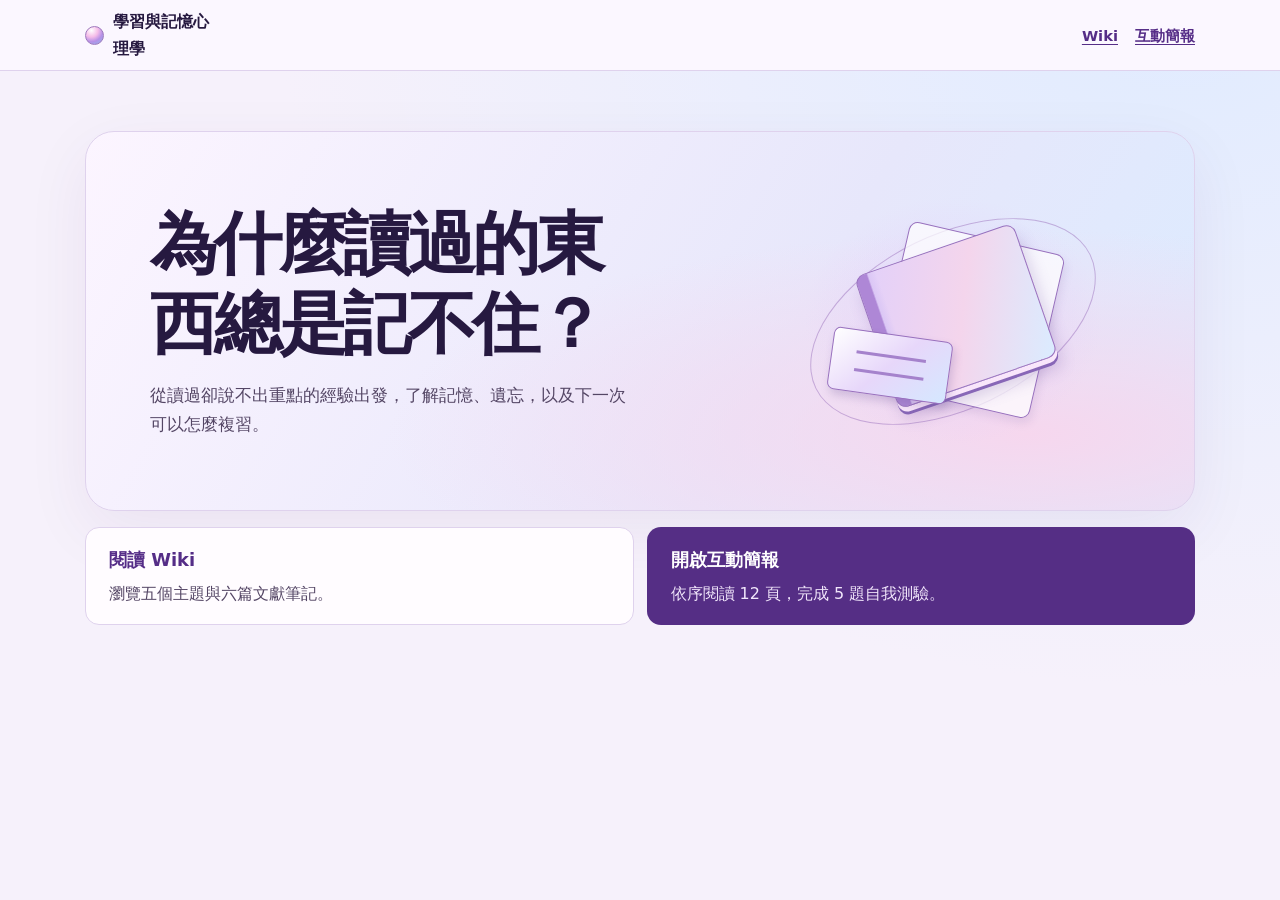
<file: index.html>
<!doctype html>
<html lang="zh-Hant">
<head>
  <meta charset="utf-8">
  <meta name="viewport" content="width=device-width, initial-scale=1">
  <title>為什麼讀過的東西總是記不住？｜學習與記憶心理學</title>
  <link rel="stylesheet" href="assets/site.css">
</head>
<body>
  <a class="skip-link" href="#main">跳到內容</a>
  <header class="masthead">
    <div class="masthead-inner">
      <a class="brand" href="index.html"><span class="orb" aria-hidden="true"></span>學習與記憶心理學</a>
      <nav aria-label="網站導覽"><a href="wiki/index.html">Wiki</a><a href="slides/index.html">互動簡報</a></nav>
    </div>
  </header>
  <main id="main" class="landing">
    
    <section class="intro">
      <div>
        <h1>為什麼讀過的東西總是記不住？</h1>
        <p>從讀過卻說不出重點的經驗出發，了解記憶、遺忘，以及下一次可以怎麼複習。</p>
      </div>
      <div class="study-art" aria-hidden="true"><span></span><i></i><b></b></div>
    </section>
    <div class="activities">
      <a href="wiki/index.html" class="entry">
        <strong>閱讀 Wiki</strong>
        <span>瀏覽五個主題與六篇文獻筆記。</span>
      </a>
      <a href="slides/index.html" class="entry entry-primary">
        <strong>開啟互動簡報</strong>
        <span>依序閱讀 12 頁，完成 5 題自我測驗。</span>
      </a>
    </div>
    
  </main>
</body>
</html>
</file>
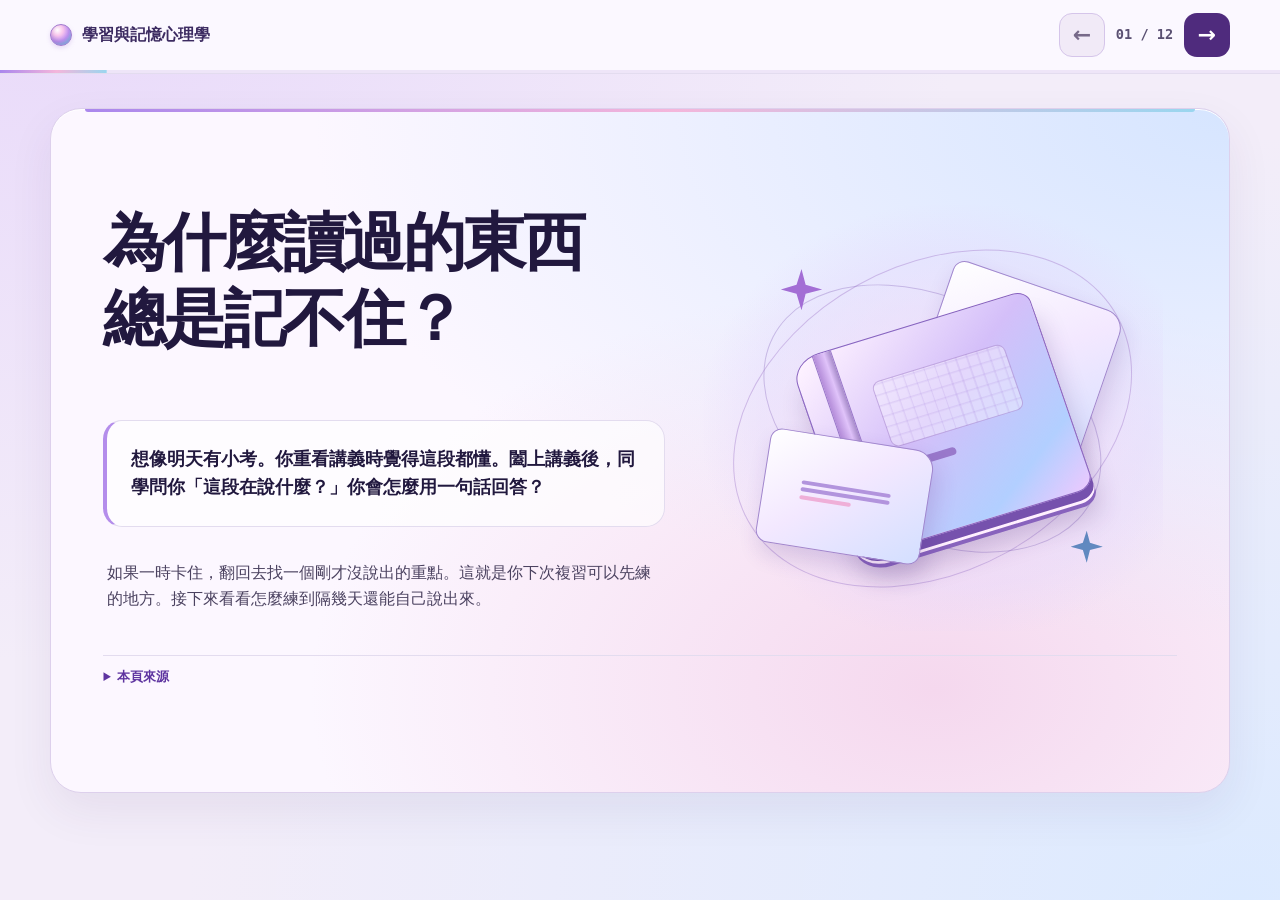
<file: slides/index.html>
<!doctype html>
<html lang="zh-Hant"><head><meta charset="utf-8"><meta name="viewport" content="width=device-width, initial-scale=1"><title>簡報預覽</title><style>:root {
  color-scheme: light;
  --ink: #21183e;
  --muted: #5a5072;
  --purple: #5e34a0;
  --rule: #e3dcef;
  --violet: #9766e4;
  --blue: #5d9fd8;
  --highlight: #f2ebff;
  --sheet: #fdfbff;
  --radiance: linear-gradient(105deg, #aa87ed, #f4b6db 53%, #9ad6ef);
  --chrome: linear-gradient(145deg, #fdf1ff 4%, #d4bff9 45%, #b2cfff 80%, #edc9fe);
  font: 16px/1.6 "Microsoft JhengHei", "PingFang TC", "Noto Sans TC", system-ui, sans-serif;
}

*, *::before, *::after { box-sizing: border-box; }
[hidden] { display: none !important; }
body {
  margin: 0;
  color: var(--ink);
  background: radial-gradient(ellipse at 5% 0, #e9dafa 0, transparent 52%),
              radial-gradient(ellipse at 97% 100%, #dceaff 0, transparent 60%), #f3edf9;
  min-height: 100vh;
}
button { font: inherit; }
button:focus-visible, [tabindex="-1"]:focus-visible { outline: 3px solid #6d41af; outline-offset: 3px; }
button:focus-visible { position: relative; z-index: 1; }
p, h1, h2, figure { margin: 0; }
.punctuation { display: none; }
.keep-together { white-space: nowrap; }
.topbar {
  position: sticky;
  top: 0;
  z-index: 4;
  background: #fbf8ff;
  border-bottom: 1px solid var(--rule);
}
.topbar-inner {
  width: min(1180px, calc(100% - 48px));
  min-height: 70px;
  margin-inline: auto;
  display: flex;
  align-items: center;
  gap: 16px;
}
.identity {
  min-width: 0;
  margin-right: auto;
  display: flex;
  align-items: center;
  gap: 10px;
  font-weight: 750;
  color: #3c2b61;
  line-height: 1.3;
}
.identity-mark {
  flex: 0 0 auto;
  width: 22px;
  height: 22px;
  border: 1px solid #a17ace;
  border-radius: 50%;
  background: radial-gradient(circle at 32% 25%, #fff 0, #f9c6ed 28%, #c193f4 57%, #83c4ed 82%);
  box-shadow: inset 0 -3px 5px #614a8c44, 0 2px 4px #b48ddd48;
}
.navigation { display: flex; align-items: center; gap: 8px; }
.navigation button {
  display: grid;
  place-items: center;
  min-width: 46px;
  min-height: 44px;
  padding: 0;
  border: 1px solid #d5c5ea;
  border-radius: 13px;
  background: #fff;
  color: #4b2b7d;
  font: 700 22px/1 system-ui, sans-serif;
  cursor: pointer;
}
.navigation [data-next]:enabled { background: #4f2b7d; color: #fff; border-color: transparent; }
.navigation button:enabled:hover { box-shadow: 0 0 0 3px #eedbff; }
.navigation button:disabled { color: #776989; background: #f1eaf7; cursor: default; }
.page-count {
  min-width: 63px;
  text-align: center;
  white-space: nowrap;
  font: 650 .85rem/1.3 ui-monospace, Consolas, monospace;
  color: var(--muted);
}
.progress { height: 3px; background: #eee5f8; }
.progress::before {
  display: block;
  width: 100%;
  height: 100%;
  transform: scaleX(var(--progress, 0));
  transform-origin: left;
  background: var(--radiance);
  content: "";
}

main { padding: 34px 24px 42px; }
[data-page] { max-width: 1180px; margin: 0 auto; }
.slide {
  position: relative;
  isolation: isolate;
  min-height: 685px;
  padding: clamp(32px, 4.1vw, 62px);
  display: flex;
  flex-direction: column;
  justify-content: center;
  gap: clamp(20px, 3vw, 36px);
  border: 1px solid #ddd0ec;
  border-radius: 31px;
  background: radial-gradient(ellipse at 96% 0, #efedff 0, transparent 49%), var(--sheet);
  box-shadow: 0 18px 45px #44236313, inset 0 1px #fff;
}
.slide::before {
  position: absolute;
  z-index: -1;
  top: 0;
  left: 34px;
  right: 34px;
  height: 3px;
  border-radius: 0 0 10px 10px;
  background: var(--radiance);
  content: "";
}
.slide-heading h1, .slide-heading h2 {
  font-size: clamp(2rem, 4vw, 3.4rem);
  font-weight: 820;
  line-height: 1.21;
  letter-spacing: -.048em;
  text-wrap: balance;
}
.lesson-body, .quiz-body { min-width: 0; }
.lesson-body {
  display: grid;
  align-items: start;
  gap: 14px;
}
.panel {
  min-width: 0;
  border: 1px solid var(--rule);
  border-radius: 19px;
  padding: clamp(15px, 2vw, 24px);
  background: #fff;
}
.panel p { overflow-wrap: anywhere; }
.panel.text { color: #4b4260; background: #fcf9ff; }
.page-sources {
  grid-column: 1 / -1;
  grid-row: auto;
  align-self: end;
  min-width: 0;
  padding-top: 10px;
  border-top: 1px solid var(--rule);
  color: var(--purple);
  scroll-margin-top: 85px;
  font-size: .82rem;
}
.page-sources summary { width: fit-content; min-height: 30px; font-weight: 720; cursor: pointer; }
.page-sources:has(details[open]) { align-self: stretch; }
.study-plot [data-label]::before,
.score-graphic [data-label]::before,
.practice-head [data-label]::before { content: attr(data-label); }
.source-list { display: grid; grid-template-columns: repeat(auto-fit, minmax(min(100%, 245px), 1fr)); gap: 14px; }
.source-list, .source-work ul { list-style: none; margin: 4px 0 0; padding: 0; }
.source-work { min-width: 0; border-left: 2px solid #dbc8f4; padding-left: 10px; overflow-wrap: anywhere; }
.source-work a { color: #513278; text-underline-offset: 3px; }
.work-title { font-weight: 760; }
.work-author { margin: 3px 0 8px; color: var(--muted); }
.source-location + .source-location { margin-top: 4px; }
.source-location span { color: var(--muted); margin-inline-end: .35em; }
.phrase { font-weight: 780; }
.panel p .phrase::after, .protocol-title .phrase::after { content: "　"; }
.panel.steps:not(.takeaways) {
  display: flex;
  align-items: center;
  gap: 13px;
  border-color: #e0d1fa;
  background: linear-gradient(110deg, #f2e8ff, #f9f5ff 50%, #eff5ff);
}

.slide-p01 {
  display: grid;
  grid-template: auto auto / 1.07fr .93fr;
  align-content: center;
  gap: 24px;
  background:
    radial-gradient(ellipse at 100% 0, #d6e5ff, transparent 55%),
    radial-gradient(ellipse at 75% 85%, #f5d8ee, transparent 50%), #fcf7ff;
}
.slide-p01 .slide-heading { grid-column: 1; grid-row: 1; }
.slide-p01 h1 { font-size: clamp(2.65rem, 4.9vw, 4.4rem); text-wrap: initial; }
.body-p01 { grid-column: 1; grid-row: 2; }
.body-p01 .case { font-size: 1.12rem; font-weight: 740; background: #ffffffa8; border-left: 4px solid #b48deb; }
.body-p01 .text { padding: 0 4px; background: none; border: 0; }
.cover-art {
  grid-area: 1 / 2 / 3 / 3;
  align-self: center;
  position: relative;
  width: min(100%, 460px);
  aspect-ratio: 1.08;
  justify-self: center;
  border-radius: 32px;
  background: radial-gradient(ellipse at 55% 51%, #f7d0f596, #e3d2fc50 54%, transparent 72%);
}
.orbit, .paper, .art-book, .art-star { position: absolute; }
.orbit { border: 1px solid #ad8bd281; border-radius: 50%; transform: rotate(-29deg); }
.orbit-outer { inset: 14% 4%; }
.orbit-inner { inset: 22% 11%; transform: rotate(27deg); border-color: #9377c46a; }
.paper {
  border-radius: 12px 20px 12px 12px;
  border: 1px solid #a187cd;
  background: linear-gradient(142deg, #fff, #f3e8ff 46%, #d3dfff);
  box-shadow: 6px 11px 22px #4c2c7d2a;
}
.paper-back {
  width: 39%;
  height: 42%;
  top: 18%;
  right: 13%;
  transform: rotate(19deg);
}
.paper-front {
  left: 13%;
  bottom: 18%;
  width: 36%;
  height: 27%;
  display: grid;
  align-content: center;
  gap: 10%;
  padding: 8%;
  transform: rotate(9deg);
}
.paper-front i { height: 4px; background: #b294dd; border-radius: 10px; }
.paper-front i:last-child { width: 58%; background: #efafd8; }
.art-book {
  top: 27%;
  left: 25%;
  width: 54%;
  height: 49%;
  transform: rotate(-19deg) skewY(2deg);
  border: 1px solid #8862bf;
  border-radius: 12% 6% 7% 12%;
  background: var(--chrome);
  box-shadow: 0 9px 0 #7651ad, 0 12px 0 #fff0ff, 0 16px 0 #8863bd, 0 27px 24px #43246a37;
}
.art-book::before {
  position: absolute;
  inset: 0 auto 0 9%;
  width: 8%;
  border-inline: 1px solid #9875c8;
  background: linear-gradient(90deg, #b48cd9, #e0c3fa 61%, #a68bc9);
  content: "";
}
.art-book i:first-child {
  position: absolute;
  inset: 21% 16% auto 28%;
  height: 33%;
  border: 1px solid #956bc177;
  background:
    repeating-linear-gradient(0deg, transparent 0 9px, #a887de32 10px 11px),
    repeating-linear-gradient(90deg, transparent 0 9px, #a887de32 10px 11px), #fbf8ff6e;
  border-radius: 8px;
}
.art-book i:last-child {
  position: absolute;
  top: 62%;
  left: 29%;
  width: 23%;
  height: 4%;
  border-radius: 10px;
  background: #9979cb;
}
.art-star { width: 9%; aspect-ratio: 1; background: #a36ed5; clip-path: polygon(50% 0, 60% 38%, 100% 50%, 60% 60%, 50% 100%, 38% 60%, 0 50%, 38% 38%); }
.star-top { top: 15%; left: 17%; }
.star-bottom { bottom: 16%; right: 13%; background: #6189c0; width: 7%; }

.tiles ul, .protocol ol {
  display: grid;
  grid-template-columns: repeat(2, minmax(0, 1fr));
  gap: 12px;
  list-style: none;
  padding: 0;
  margin: 0;
}
.tiles li, .protocol li {
  min-width: 0;
  display: flex;
  flex-direction: column;
  align-items: flex-start;
  gap: 11px;
  padding: clamp(12px, 1.6vw, 19px);
  border: 1px solid #e9ddf5;
  border-radius: 14px;
  background: linear-gradient(150deg, #f5ebff, #fbf8ff 60%, #f6f4ff);
}
.tiles li:nth-child(2n), .protocol li:nth-child(2n) {
  border-color: #dce6fb;
  background: linear-gradient(150deg, #ebf2ff, #f6f9ff 65%, #f0f5ff);
}
.tiles .detail { display: block; margin-top: 3px; color: #4e4462; }
.compare-p05 ul, .takeaways ul { grid-template-columns: repeat(3, minmax(0, 1fr)); }
.compare-p07 ul, .compare-p08 ul { grid-template-columns: minmax(0, 1fr); gap: 8px; }
.compare-p07 li, .compare-p08 li { flex-direction: row; align-items: center; gap: 13px; }
.protocol ol { grid-template-columns: repeat(4, minmax(0, 1fr)); }
.protocol li:last-child { border-style: dashed; border-color: #a481c6; }
.protocol-title, .schedule-title { font-weight: 780; margin-bottom: 13px; }
.protocol-title .detail { font-size: .9rem; color: #65458e; }

.mini {
  flex: 0 0 auto;
  display: inline-grid;
  width: 52px;
  height: 43px;
  align-items: center;
  justify-items: center;
  border-radius: 11px;
  border: 1px solid #cdb8e9;
  background: linear-gradient(140deg, #fff, #e5d1fc 73%, #cee2ff);
  position: relative;
}
.mini i, .mini::after, .mini::before { position: absolute; }
.open-book i, .closed-book i, .notes i, .highlight i, .flash-front i, .flash-back i {
  display: block;
  border: 1px solid #7350a3;
  background: #fffaff;
}
.open-book i { width: 16px; height: 17px; top: 13px; border-radius: 2px; transform: skewY(12deg); left: 10px; }
.open-book i:nth-child(2) { transform: skewY(-12deg); left: 25px; }
.open-book i:last-child { display: none; }
.closed-book i:first-child { width: 23px; height: 25px; transform: rotate(-12deg); border-radius: 2px 4px 4px 2px; background: #b391e5; box-shadow: inset 4px 0 #9472cc, 1px 3px #decff5; }
.closed-book i:not(:first-child), .notes i:last-child, .highlight i:last-child { display: none; }
.notes i:first-child, .highlight i:first-child { width: 27px; height: 26px; border-radius: 4px; transform: rotate(-6deg); }
.notes i:nth-child(2), .highlight i:nth-child(2) { width: 16px; height: 8px; border-width: 1px 0; background: transparent; transform: rotate(-6deg); }
.highlight i:nth-child(2) { background: #f4b5df; border-color: #aa64a4; }
.flash-front i:first-child, .flash-back i:first-child { width: 30px; height: 21px; border-radius: 4px; transform: rotate(-9deg); }
.flash-front i:nth-child(2), .flash-back i:nth-child(2) { width: 15px; border-width: 1px 0 0; transform: rotate(-9deg); }
.flash-front i:nth-child(3) { width: 13px; border-width: 2px 0 0; border-color: #b585dc; transform: translateY(4px) rotate(-9deg); }
.flash-back i:nth-child(3) { display: none; }
.clustered i, .spaced i, .blocked i, .mixed i {
  width: 7px;
  height: 7px;
  border-radius: 3px;
  background: #8c60ca;
  transform: translateX(-13px);
}
.clustered i:nth-child(2), .blocked i:nth-child(2), .mixed i:nth-child(2) { transform: translateX(-5px); }
.clustered i:last-child, .blocked i:last-child, .mixed i:last-child { transform: translateX(3px); }
.spaced i:nth-child(2) { transform: none; }
.spaced i:last-child { transform: translateX(13px); }
.blocked i, .mixed i { transform: translateX(-12px); box-shadow: 24px 0 #4e86bd; }
.blocked i:nth-child(2), .mixed i:nth-child(2) { transform: translateX(-4px); box-shadow: 24px 0 #4e86bd; }
.blocked i:last-child, .mixed i:last-child { transform: translateX(4px); box-shadow: 24px 0 #4e86bd; }
.blocked i, .mixed i { left: 16px; }
.mixed i:nth-child(2), .mixed i:last-child { box-shadow: none; }
.mixed i:nth-child(2) { background: #4e86bd; box-shadow: 24px 0 #8c60ca; }
.mixed i:last-child { box-shadow: 24px 0 #4e86bd; }
.check-mark::after {
  content: "";
  border: solid #764aa8;
  border-width: 0 0 3px 3px;
  width: 17px;
  height: 9px;
  transform: translateY(-2px) rotate(-45deg);
}
.panel.steps > .check-mark { width: 40px; height: 36px; }
.day-icon::before {
  content: "";
  width: 24px;
  height: 24px;
  background: #fbf7ff;
  border: 1px solid #7862aa;
  border-top: 6px solid #9873cf;
  border-radius: 4px;
}
.day-icon::after { content: ""; width: 7px; height: 7px; transform: translateY(3px); border-radius: 2px; background: #a780d1; }

.body-p03, .body-p05 { grid-template-columns: repeat(2, minmax(0, 1fr)); }
.body-p03 figure, .body-p05 figure { grid-column: 1 / -1; }
.body-p04 { grid-template-columns: 2.2fr 1fr; }
.body-p04 > .text:first-child { grid-column: 1 / -1; }
.body-p04 > .chart { grid-row: span 2; }
.body-p07, .body-p08 { grid-template-columns: minmax(0, .96fr) minmax(0, 1.04fr); }
.body-p08 > .steps { grid-column: 1 / -1; }
.screen-reader {
  position: absolute;
  width: 1px;
  height: 1px;
  margin: -1px;
  overflow: hidden;
  clip-path: inset(50%);
  table-layout: fixed;
  white-space: nowrap;
}
.chart { position: relative; }
.chart-label, .plot-caption { font-size: .82rem; color: var(--muted); font-weight: 720; }
.study-plot, .score-graphic { --series-0: #7343ab; --series-1: #1e608d; }
.study-plot .series-0, .score-graphic .series-0 { --series-color: var(--series-0); }
.study-plot .series-1, .score-graphic .series-1 { --series-color: var(--series-1); }
.plot-legend { display: flex; gap: 6px 14px; font-size: .86rem; font-weight: 730; flex-wrap: wrap; margin-block: 8px 16px; }
.plot-legend span { display: flex; align-items: center; gap: 6px; color: var(--series-color); }
.plot-legend span::after { content: ""; order: -1; width: .58rem; height: .58rem; border-radius: 2px; background: currentColor; }
.sample-field {
  --sample-height: clamp(115px, 10vw, 156px);
  display: grid;
  grid-template-columns: repeat(2, minmax(0, 1fr));
  gap: clamp(9px, 1.7vw, 24px);
  position: relative;
  margin-left: 34px;
}
.sample-scale { position: absolute; inset: 0 0 auto; height: var(--sample-height); }
.plot-tick { position: absolute; left: 0; top: var(--y); }
.plot-tick::before {
  position: absolute;
  right: calc(100% + 6px);
  top: 0;
  transform: translateY(-50%);
  font: 650 .68rem/1.2 Consolas, monospace;
  color: var(--muted);
}
.sample-pair {
  order: -1;
  position: relative;
  display: flex;
  justify-content: center;
  align-items: end;
  gap: clamp(8px, 1.4vw, 20px);
  height: var(--sample-height);
  background: repeating-linear-gradient(to bottom, #e5ddf0 0 1px, transparent 1px 50%), #f9f5ff;
  border-bottom: 1px solid #c5b6da;
}
.sample { display: flex; flex-direction: column; text-align: center; font-size: .85rem; font-weight: 740; }
.sample::before { display: block; padding-top: 6px; }
.sample-bar {
  position: relative;
  width: min(29%, 47px);
  height: var(--height);
  border-radius: 6px 6px 0 0;
  background: linear-gradient(to bottom, var(--series-color), color-mix(in srgb, var(--series-color), #fff 25%));
  color: var(--series-color);
}
.sample-bar::before {
  content: attr(data-value);
  position: absolute;
  left: 50%;
  transform: translateX(-50%);
  bottom: calc(100% + 3px);
  font: 800 .86rem/1 Consolas, monospace;
}
.plot-caption { margin-top: 5px; font-size: .74rem; }
.score-caption { line-height: 1.42; font-weight: 780; }
.score-caption span { display: block; }
.score-caption span + span { color: var(--muted); font-size: .86rem; }
.score-graphic > .chart-label { margin-top: 3px; }
.score-pair { display: grid; grid-template-columns: repeat(2, minmax(0, 1fr)); gap: 8px; margin-top: 10px; }
.score {
  display: flex;
  flex-direction: column;
  padding: 9px 11px;
  min-width: 0;
  gap: 6px;
  color: var(--series-color);
  border-top: 2px solid currentColor;
  background: #f7f0fd;
  font-weight: 750;
}
.score.series-1 { background: #eef5fd; }
.score::after {
  content: attr(data-value);
  font: 760 clamp(1.55rem, 3.5vw, 2.65rem)/1 system-ui, sans-serif;
  font-variant-numeric: tabular-nums;
}
[data-chart="p08"] .score::after { font-size: clamp(2rem, 4.2vw, 3.6rem); }
.score-gap { margin-top: 10px; color: #45256f; background: linear-gradient(100deg, #f2e6ff, #f5e4f7, #e6eeff); padding: 8px 11px; font-size: .85rem; border-radius: 7px; }
.score-gap::after { content: attr(data-gap); display: inline-block; margin-inline-start: .7em; font-size: 1.16rem; font-weight: 790; }
.keep-action { display: inline-block; }

.study-scene {
  position: relative;
  display: block;
  width: 100%;
  height: clamp(76px, 10vw, 124px);
  border-radius: 10px;
  background: radial-gradient(ellipse at bottom, #d8c4f5, transparent 75%), #f2e9fa;
}
.study-scene > span {
  position: absolute;
  top: 16%;
  left: calc(50% - 29px);
  width: 58px;
  height: 65%;
  border: 1px solid #a88bc8;
  border-radius: 5px;
  background: linear-gradient(150deg, #fff, #f1e5ff);
  box-shadow: 3px 4px 0 #b49bce73;
}
.study-scene i { display: block; width: 70%; margin: 6% auto; border-bottom: 2px solid #a58ab8; }
.study-scene i:first-child { margin-top: 28%; }
.study-scene i:last-child { width: 49%; }
.scene-open-book .scene-paper, .scene-reread .scene-paper { transform: translateX(-25px) skewY(8deg); }
.scene-open-book .scene-object, .scene-reread .scene-object { transform: translateX(25px) skewY(-8deg); }
.scene-recall .scene-paper { transform: translateX(-20px) rotate(-12deg); background: var(--chrome); }
.scene-recall .scene-object { transform: translateX(24px) rotate(9deg); }
.scene-recall i, .scene-flash-back .scene-object i { display: none; }
.scene-recall b, .scene-flash-back b {
  position: absolute;
  left: calc(50% + 16px);
  top: 32%;
  color: #72559a;
  font: 760 clamp(18px, 3vw, 30px)/1 system-ui, sans-serif;
}
.scene-recall b::after, .scene-flash-back b::after { content: "?"; }
.scene-flash-front .scene-paper, .scene-flash-back .scene-paper { transform: translateX(-21px) rotate(-13deg); }
.scene-flash-front .scene-object, .scene-flash-back .scene-object { transform: translateX(19px) rotate(9deg); }
.scene-flash-front .scene-object { background: #fce8f8; }
.scene-flash-front .scene-object i { border-color: #b2699d; }
.scene-flash-back .scene-object { border-style: dashed; background: #e7effe; }
.scene-highlight .scene-paper, .scene-summary .scene-paper { display: none; }
.scene-highlight .scene-object i:nth-child(2) { border: 0; background: #edb8e3; height: 6px; border-radius: 2px; }
.scene-summary .scene-object i { width: 55%; border-bottom-style: dotted; }
.scene-summary .scene-object i:first-child { border-color: #4f719f; }

.practice-head, .practice-grid { display: grid; grid-template-columns: repeat(3, minmax(0, 1fr)); gap: 5px; text-align: center; }
.practice-head { color: var(--muted); font-size: .76rem; font-weight: 740; }
.practice-row { margin-top: 8px; font-size: .92rem; }
.practice-row .phrase { margin-inline-end: .55em; }
.practice-row + .practice-row { border-top: 1px solid #eae1f2; padding-top: 8px; }
.practice-grid { margin-top: 6px; }
.practice-day { display: flex; align-items: center; justify-content: center; gap: 3px; min-height: 24px; background: #f4edf9; border-radius: 5px; }
.practice-day i { width: 10px; height: 10px; border-radius: 3px; background: #9766cd; }
.week-calendar { display: grid; grid-template-columns: repeat(7, minmax(0, 1fr)); gap: 6px; list-style: none; padding: 0; margin: 0; }
.week-day { padding: 8px; min-width: 0; min-height: 85px; border: 1px solid #e6def1; border-radius: 9px; background: #faf7fd; }
.week-day .phrase, .week-day .detail { display: block; }
.week-day .phrase { font-size: .92rem; }
.week-day .detail { margin-top: 4px; color: #514762; font-size: .83rem; }
.math-day { border-top: 3px solid #9871ce; background: #f2e9ff; }
.schedule-title .detail { display: block; margin-top: 2px; font-size: .91rem; font-weight: 520; color: var(--muted); }
.schedule-title .phrase { display: inline-block; margin-bottom: 3px; padding: 3px 9px; color: #52297f; background: #efe1fc; border-radius: 7px; }

.quiz-card { max-width: 850px; margin-inline: auto; }
.quiz-card h2 { font-size: clamp(1.11rem, 2vw, 1.42rem); line-height: 1.48; }
.question-count { color: #674091; font-weight: 750; font-size: .84rem; margin-bottom: 8px; }
.question-count::before { content: attr(data-label); }
.choices { display: grid; gap: 8px; margin-top: 14px; }
.choices button {
  display: flex;
  min-width: 0;
  min-height: 48px;
  padding: 8px 12px;
  gap: 11px;
  align-items: center;
  border: 1px solid #e3d9ef;
  border-radius: 11px;
  color: var(--ink);
  background: #fcf9ff;
  text-align: left;
  cursor: pointer;
}
.choices button:hover:not([aria-disabled]) { border-color: #a780d1; background: #f3e9ff; }
.option-letter {
  flex: 0 0 27px;
  display: grid;
  width: 27px;
  height: 27px;
  place-items: center;
  border-radius: 7px;
  color: #623f91;
  background: #efe3fc;
  font: 750 .82rem/1 ui-monospace, Consolas, monospace;
}
.option-letter::before { content: attr(data-letter); }
.choices button[aria-disabled] { cursor: default; }
.choices button[data-selected] { border-color: #ae6588; background: #fdf0f6; }
.choices button[data-correct] { border-color: #6962b0; background: #f0edff; }
.feedback {
  border-radius: 12px;
  padding: 12px 15px;
  background: #f2ecfc;
  border-inline-start: 4px solid #8e67be;
  margin-top: 14px;
  scroll-margin-block-start: 88px;
  scroll-margin-block-end: 12px;
}
.feedback[data-result="incorrect"] { border-color: #ae6588; background: #fdf2f8; }
[data-result-text], [data-correct-choice] { font-weight: 780; }
.feedback p + p { margin-top: .22em; }
.quiz-actions { display: flex; justify-content: flex-end; flex-wrap: wrap; column-gap: 10px; }
.primary-action, .secondary-action, .resume-action {
  border-radius: 11px;
  border: 1px solid #d8c4ed;
  padding: 7px 14px;
  min-height: 44px;
  font-weight: 750;
  margin-top: 12px;
  cursor: pointer;
}
.primary-action { color: #fff; background: #572e8b; border-color: transparent; }
.secondary-action, .resume-action { color: #4f2d7b; background: #f5ebff; }
.resume-action { margin-top: 0; white-space: nowrap; }

@media (max-width: 920px) {
  .slide { min-height: 590px; justify-content: start; padding: clamp(24px, 4.5vw, 40px); }
  .slide-p01 { align-content: center; }
  .body-p04, .body-p07, .body-p08 { grid-template-columns: minmax(0, 1fr); }
  .body-p04 > .chart { grid-row: auto; }
  .compare-p07 ul, .compare-p08 ul { grid-template-columns: repeat(2, minmax(0, 1fr)); }
}
@media (max-width: 620px) {
  .topbar-inner { width: calc(100% - 24px); min-height: 62px; gap: 7px; }
  .identity { gap: 6px; font-size: .88rem; }
  .identity-mark { width: 17px; height: 17px; }
  .navigation { gap: 4px; }
  .navigation button { min-width: 44px; }
  .page-count { min-width: 55px; }
  .resume-action { padding: 5px 8px; font-size: .82rem; }
  .topbar-inner:has(.resume-action:not([hidden])) .identity { font-size: 0; }
  main { padding: 13px 10px 22px; }
  .slide { min-height: 0; border-radius: 20px; padding: 20px 14px; gap: 17px; }
  .slide::before { left: 20px; right: 20px; }
  .slide-heading h1, .slide-heading h2 { letter-spacing: -.035em; font-size: 1.95rem; }
  .slide-p01 { grid-template: auto auto auto / minmax(0, 1fr); }
  .slide-p01 h1 { font-size: clamp(2.1rem, 9.8vw, 3rem); }
  .slide-p11 .slide-heading h2 { text-wrap: initial; }
  .quiz-heading-prefix { display: block; margin-bottom: .22em; font-size: .76em; color: var(--purple); }
  .quiz-heading-divider { display: none; }
  .body-p01 { grid-row: 3; }
  .cover-art { grid-area: 2 / 1; max-width: 250px; }
  .lesson-body { gap: 10px; }
  .panel { padding: 12px; border-radius: 13px; }
  .body-p03, .body-p05 { grid-template-columns: minmax(0, 1fr); }
  .tiles ul, .protocol ol { gap: 8px; }
  .tiles li, .protocol li { padding: 10px; gap: 7px; }
  .compare-p05 ul, .takeaways ul { grid-template-columns: minmax(0, 1fr); }
  .compare-p05 li, .takeaways li { flex-direction: row; gap: 10px; align-items: center; }
  .compare-p07 li, .compare-p08 li { flex-direction: column; align-items: flex-start; }
  .protocol ol { grid-template-columns: repeat(2, minmax(0, 1fr)); }
  .slide-p08 .slide-heading h2 { font-size: 1.75rem; text-wrap: initial; }
  .week-calendar { grid-template-columns: repeat(4, minmax(0, 1fr)); }
  .week-day { padding: 6px; min-height: 68px; }
  .compare-p05 .study-scene { flex: 0 0 84px; }
  .compare-p05 .study-scene > span { width: 39px; left: calc(50% - 19px); }
  .compare-p05 .scene-reread .scene-paper { transform: translateX(-15px) skewY(8deg); }
  .compare-p05 .scene-reread .scene-object { transform: translateX(15px) skewY(-8deg); }
  .feedback { scroll-margin-block-start: 76px; }
}
</style></head>
<body data-theme="y2k-purple-pink-blue">
<header class="topbar">
  <div class="topbar-inner">
    <div class="identity"><span class="identity-mark" aria-hidden="true"></span>學習與記憶心理學</div>
    <button type="button" class="resume-action" data-resume-quiz hidden>回到測驗</button>
    <nav class="navigation" aria-label="簡報換頁">
      <button type="button" data-prev aria-label="上一頁" disabled><span aria-hidden="true">←</span></button>
      <span class="page-count" data-counter aria-live="polite"></span>
      <button type="button" data-next aria-label="下一頁"><span aria-hidden="true">→</span></button>
    </nav>
  </div>
  <div class="progress" data-progress aria-hidden="true"></div>
</header>
<main><section data-page="p01"><div class="slide slide-p01"><div class="slide-heading"><h1 id="title-p01" tabindex="-1">為什麼讀過的<span class="keep-together">東西</span><br>總是記不住？</h1></div><div class="lesson-body body-p01"><div class="panel case"><p>想像明天有小考。你重看講義時覺得這段都懂。闔上講義後，同學問你「這段在說什麼？」你會怎麼用一句話回答？ <span hidden data-source-anchor="S06:wiki/topics/03-common-study-methods.md:91 S03:wiki/topics/02-causes-of-forgetting.md:63">[S03；S06]</span></p></div><div class="panel text"><p>如果一時卡住，翻回去找一個剛才沒說出的重點。這就是你下次複習可以先練的地方。接下來看看怎麼練到隔幾天還能自己說出來。 <span hidden data-source-anchor="S06:wiki/topics/03-common-study-methods.md:91">[S06]</span></p></div></div>
        <div class="cover-art" aria-hidden="true">
          <span class="orbit orbit-outer"></span><span class="orbit orbit-inner"></span>
          <span class="art-star star-top"></span><span class="art-star star-bottom"></span>
          <span class="paper paper-back"></span>
          <span class="art-book"><i></i><i></i></span>
          <span class="paper paper-front"><i></i><i></i><i></i></span>
        </div>
        <footer class="page-sources" data-page-sources><details><summary>本頁來源</summary><ul class="source-list"><li class="source-work" data-work-id="S03"><a class="work-title" lang="en" href="../wiki/sources/S03-bjork-dunlosky-kornell-2013.html">Self-Regulated Learning: Beliefs, Techniques, and Illusions</a><p class="work-author" lang="en">Bjork, Dunlosky, &amp; Kornell (2013)</p><ul><li class="source-location"><span>案例或示例</span> <a href="../wiki/topics/02-causes-of-forgetting.html#L63" data-wiki-ref="S03:wiki/topics/02-causes-of-forgetting.md:63">遺忘原因第 63 行</a></li></ul></li><li class="source-work" data-work-id="S06"><a class="work-title" lang="en" href="../wiki/sources/S06-weinstein-madan-sumeracki-2018.html">Teaching the science of learning</a><p class="work-author" lang="en">Weinstein, Madan, &amp; Sumeracki (2018)</p><ul><li class="source-location"><span>案例或示例</span> <a href="../wiki/topics/03-common-study-methods.html#L91" data-wiki-ref="S06:wiki/topics/03-common-study-methods.md:91">常見讀書方法第 91 行</a></li><li class="source-location"><span>內文說明</span> <a href="../wiki/topics/03-common-study-methods.html#L91" data-wiki-ref="S06:wiki/topics/03-common-study-methods.md:91">常見讀書方法第 91 行</a></li></ul></li></ul></details></footer></div></section>
<section data-page="p02" hidden><div class="slide slide-p02"><div class="slide-heading"><h2 id="title-p02" tabindex="-1">眼熟，真的記得嗎？</h2></div><div class="lesson-body body-p02"><figure class="panel tiles compare-p02"><ul><li><span class="study-scene scene-open-book" aria-hidden="true"><span class="scene-paper"><i></i><i></i><i></i></span><span class="scene-object"><i></i><i></i><i></i></span><b></b></span><span><span class="phrase">攤開講義</span><span class="punctuation" aria-hidden="true">｜</span><span class="detail">看著原本的句子，你可能覺得每句都熟。</span></span></li><li><span class="study-scene scene-recall" aria-hidden="true"><span class="scene-paper"><i></i><i></i><i></i></span><span class="scene-object"><i></i><i></i><i></i></span><b></b></span><span><span class="phrase">闔上講義</span><span class="punctuation" aria-hidden="true">｜</span><span class="detail">用一張白紙，想想你能自己寫出哪些重點。</span></span></li></ul><span hidden data-source-anchor="S03:wiki/topics/02-causes-of-forgetting.md:63 S06:wiki/sources/S06-weinstein-madan-sumeracki-2018.md:16">[S03；S06]</span></figure><div class="panel text"><p>原句在眼前，讀起來可能很順。把這種順手的感覺當成以後一定能自己說出來，心理學叫流暢度錯覺（Fluency Illusions）。 <span hidden data-source-anchor="S03:wiki/sources/S03-bjork-dunlosky-kornell-2013.md:43 S03:wiki/topics/02-causes-of-forgetting.md:63">[S03]</span></p></div><div class="panel steps"><span class="mini check-mark" aria-hidden="true"><i></i><i></i><i></i></span><p><span class="phrase">試一次</span><span class="punctuation" aria-hidden="true">｜</span><span class="detail">讀完一段就闔上講義，用自己的話寫出大意。再翻回去，看你是忘了整個重點，還是漏了其中的理由。</span> <span hidden data-source-anchor="S06:wiki/topics/03-common-study-methods.md:91">[S06]</span></p></div></div><footer class="page-sources" data-page-sources><details><summary>本頁來源</summary><ul class="source-list"><li class="source-work" data-work-id="S03"><a class="work-title" lang="en" href="../wiki/sources/S03-bjork-dunlosky-kornell-2013.html">Self-Regulated Learning: Beliefs, Techniques, and Illusions</a><p class="work-author" lang="en">Bjork, Dunlosky, &amp; Kornell (2013)</p><ul><li class="source-location"><span>觀念圖解</span> <a href="../wiki/topics/02-causes-of-forgetting.html#L63" data-wiki-ref="S03:wiki/topics/02-causes-of-forgetting.md:63">遺忘原因第 63 行</a></li><li class="source-location"><span>內文說明</span> <a href="../wiki/sources/S03-bjork-dunlosky-kornell-2013.html#L43" data-wiki-ref="S03:wiki/sources/S03-bjork-dunlosky-kornell-2013.md:43">文獻筆記第 43 行</a></li><li class="source-location"><span>內文說明</span> <a href="../wiki/topics/02-causes-of-forgetting.html#L63" data-wiki-ref="S03:wiki/topics/02-causes-of-forgetting.md:63">遺忘原因第 63 行</a></li></ul></li><li class="source-work" data-work-id="S06"><a class="work-title" lang="en" href="../wiki/sources/S06-weinstein-madan-sumeracki-2018.html">Teaching the science of learning</a><p class="work-author" lang="en">Weinstein, Madan, &amp; Sumeracki (2018)</p><ul><li class="source-location"><span>觀念圖解</span> <a href="../wiki/sources/S06-weinstein-madan-sumeracki-2018.html#L16" data-wiki-ref="S06:wiki/sources/S06-weinstein-madan-sumeracki-2018.md:16">文獻筆記第 16 行</a></li><li class="source-location"><span>練習做法</span> <a href="../wiki/topics/03-common-study-methods.html#L91" data-wiki-ref="S06:wiki/topics/03-common-study-methods.md:91">常見讀書方法第 91 行</a></li></ul></li></ul></details></footer></div></section>
<section data-page="p03" hidden><div class="slide slide-p03"><div class="slide-heading"><h2 id="title-p03" tabindex="-1">為什麼隔幾天就想不起來？</h2></div><div class="lesson-body body-p03"><figure class="panel tiles compare-p03"><ul><li><span class="study-scene scene-flash-front" aria-hidden="true"><span class="scene-paper"><i></i><i></i><i></i></span><span class="scene-object"><i></i><i></i><i></i></span><b></b></span><span><span class="phrase">有提示</span><span class="punctuation" aria-hidden="true">｜</span><span class="detail">想像有人提醒你中文意思的第一個字，你就想起整個意思。</span></span></li><li><span class="study-scene scene-flash-back" aria-hidden="true"><span class="scene-paper"><i></i><i></i><i></i></span><span class="scene-object"><i></i><i></i><i></i></span><b></b></span><span><span class="phrase">只看題面</span><span class="punctuation" aria-hidden="true">｜</span><span class="detail">同一個外語單字，只有題面可看時，你可能要想更久。</span></span></li></ul><span hidden data-source-anchor="S03:wiki/topics/02-causes-of-forgetting.md:63 S06:wiki/sources/S06-weinstein-madan-sumeracki-2018.md:16">[S03；S06]</span></figure><div class="panel text"><p>同一個字，只多給一點提示，就可能變得比較好想。心理學把「此刻有多容易想起」叫提取強度（Retrieval Strength）。 <span hidden data-source-anchor="S03:wiki/topics/02-causes-of-forgetting.md:36 S06:wiki/topics/02-causes-of-forgetting.md:74">[S03；S06]</span></p></div><div class="panel text"><p>再想像兩張卡今天都答對，幾天後卻只想得起其中一張。「學得有多牢」是模型中儲存強度（Storage Strength）要描述的事。今天都答對，只告訴你今天想得起來。 <span hidden data-source-anchor="S06:wiki/topics/02-causes-of-forgetting.md:74 S06:wiki/topics/05-practical-applications.md:107 S06:wiki/sources/S06-weinstein-madan-sumeracki-2018.md:23">[S06]</span></p></div><div class="panel steps"><span class="mini check-mark" aria-hidden="true"><i></i><i></i><i></i></span><p><span class="phrase">用單字卡自測</span><span class="punctuation" aria-hidden="true">｜</span><span class="detail">今天先看題面作答，再翻面核對。過幾天用同一張卡再試，看看那時還想得起哪些字。</span> <span hidden data-source-anchor="S06:wiki/sources/S06-weinstein-madan-sumeracki-2018.md:16 S06:wiki/topics/05-practical-applications.md:100 S06:wiki/topics/05-practical-applications.md:107">[S06]</span></p></div></div><footer class="page-sources" data-page-sources><details><summary>本頁來源</summary><ul class="source-list"><li class="source-work" data-work-id="S03"><a class="work-title" lang="en" href="../wiki/sources/S03-bjork-dunlosky-kornell-2013.html">Self-Regulated Learning: Beliefs, Techniques, and Illusions</a><p class="work-author" lang="en">Bjork, Dunlosky, &amp; Kornell (2013)</p><ul><li class="source-location"><span>案例或示例</span> <a href="../wiki/topics/02-causes-of-forgetting.html#L63" data-wiki-ref="S03:wiki/topics/02-causes-of-forgetting.md:63">遺忘原因第 63 行</a></li><li class="source-location"><span>內文說明</span> <a href="../wiki/topics/02-causes-of-forgetting.html#L36" data-wiki-ref="S03:wiki/topics/02-causes-of-forgetting.md:36">遺忘原因第 36 行</a></li></ul></li><li class="source-work" data-work-id="S06"><a class="work-title" lang="en" href="../wiki/sources/S06-weinstein-madan-sumeracki-2018.html">Teaching the science of learning</a><p class="work-author" lang="en">Weinstein, Madan, &amp; Sumeracki (2018)</p><ul><li class="source-location"><span>案例或示例</span> <a href="../wiki/sources/S06-weinstein-madan-sumeracki-2018.html#L16" data-wiki-ref="S06:wiki/sources/S06-weinstein-madan-sumeracki-2018.md:16">文獻筆記第 16 行</a></li><li class="source-location"><span>內文說明</span> <a href="../wiki/topics/02-causes-of-forgetting.html#L74" data-wiki-ref="S06:wiki/topics/02-causes-of-forgetting.md:74">遺忘原因第 74 行</a></li><li class="source-location"><span>內文說明</span> <a href="../wiki/topics/05-practical-applications.html#L107" data-wiki-ref="S06:wiki/topics/05-practical-applications.md:107">實際應用第 107 行</a></li><li class="source-location"><span>內文說明</span> <a href="../wiki/sources/S06-weinstein-madan-sumeracki-2018.html#L23" data-wiki-ref="S06:wiki/sources/S06-weinstein-madan-sumeracki-2018.md:23">文獻筆記第 23 行</a></li><li class="source-location"><span>練習做法</span> <a href="../wiki/sources/S06-weinstein-madan-sumeracki-2018.html#L16" data-wiki-ref="S06:wiki/sources/S06-weinstein-madan-sumeracki-2018.md:16">文獻筆記第 16 行</a></li><li class="source-location"><span>練習做法</span> <a href="../wiki/topics/05-practical-applications.html#L100" data-wiki-ref="S06:wiki/topics/05-practical-applications.md:100 S06:wiki/topics/05-practical-applications.md:107">實際應用第 100、107 行</a></li></ul></li></ul></details></footer></div></section>
<section data-page="p04" hidden><div class="slide slide-p04"><div class="slide-heading"><h2 id="title-p04" tabindex="-1">讀兩次，還是讀一次再回想？</h2></div><div class="lesson-body body-p04"><div class="panel text"><p>大學生讀完科學短文後，研究比較兩種做法。一種是再讀一次，另一種是闔上文章寫出記得的內容。測驗看的是學生能靠自己寫出多少重點。圖上列出兩種做法的平均比例。 <span hidden data-source-anchor="S01:wiki/sources/S01-roediger-karpicke-2006.md:27 S01:wiki/sources/S01-roediger-karpicke-2006.md:28 S01:wiki/sources/S01-roediger-karpicke-2006.md:30 S01:wiki/sources/S01-roediger-karpicke-2006.md:50">[S01]</span></p></div><figure class="panel chart" data-chart="p04"><div class="study-plot" aria-hidden="true"><div class="chart-label" data-label="能回憶出的文章重點比例"></div><div class="plot-legend"><span class="series-0" data-label="讀兩次"></span><span class="series-1" data-label="讀一次＋回想一次"></span></div><div class="sample-field"><div class="sample-scale"><span class="plot-tick" data-label="100%" style="--y:0%"></span><span class="plot-tick" data-label="50%" style="--y:50%"></span><span class="plot-tick" data-label="0%" style="--y:100%"></span></div><div class="sample" data-label="5 分鐘後"><div class="sample-pair"><span class="sample-bar series-0" data-value="81%" style="--height:81%"></span><span class="sample-bar series-1" data-value="75%" style="--height:75%"></span></div></div><div class="sample" data-label="一週後"><div class="sample-pair"><span class="sample-bar series-0" data-value="42%" style="--height:42%"></span><span class="sample-bar series-1" data-value="56%" style="--height:56%"></span></div></div></div><div class="plot-caption" data-label="圖中選出兩個實測時間"></div></div><table class="screen-reader" aria-label="能回憶出的文章重點比例，0% 至 100%"><thead><tr><th scope="col">測驗時間<span class="punctuation" aria-hidden="true">｜</span></th><th scope="col">讀兩次<span class="punctuation" aria-hidden="true">｜</span></th><th scope="col">讀一次＋回想一次</th></tr></thead><tbody><tr><th scope="row">5 分鐘後<span class="punctuation" aria-hidden="true">｜</span></th><td>81%<span class="punctuation" aria-hidden="true">｜</span></td><td>75%</td></tr><tr><th scope="row">一週後<span class="punctuation" aria-hidden="true">｜</span></th><td>42%<span class="punctuation" aria-hidden="true">｜</span></td><td>56%</td></tr></tbody></table><span hidden data-source-anchor="S01:wiki/sources/S01-roediger-karpicke-2006.md:50 S01:wiki/sources/S01-roediger-karpicke-2006.md:51 S01:wiki/sources/S01-roediger-karpicke-2006.md:52 S01:wiki/sources/S01-roediger-karpicke-2006.md:53 S01:wiki/sources/S01-roediger-karpicke-2006.md:59 S01:wiki/sources/S01-roediger-karpicke-2006.md:61 S01:wiki/sources/S01-roediger-karpicke-2006.md:60">[S01]</span></figure><div class="panel text"><p>這兩次的結果怎麼看？5 分鐘後，重讀組寫出的重點較多。一週後，讀一次再回想的那組寫出的重點較多。判斷能記多久，要看讀完後隔了多久再測。 <span hidden data-source-anchor="S01:wiki/sources/S01-roediger-karpicke-2006.md:54 S01:wiki/sources/S01-roediger-karpicke-2006.md:62">[S01]</span></p></div><div class="panel steps"><span class="mini check-mark" aria-hidden="true"><i></i><i></i><i></i></span><p>讀完先闔書，用自己的話回答一道關於文章重點的問題。隔幾天再答一次，翻回原文看看哪部分還需要練。 <span hidden data-source-anchor="S06:wiki/topics/05-practical-applications.md:100 S06:wiki/topics/05-practical-applications.md:107">[S06]</span></p></div></div><footer class="page-sources" data-page-sources><details><summary>本頁來源</summary><ul class="source-list"><li class="source-work" data-work-id="S01"><a class="work-title" lang="en" href="../wiki/sources/S01-roediger-karpicke-2006.html">Test-Enhanced Learning: Taking Memory Tests Improves Long-Term Retention</a><p class="work-author" lang="en">Roediger &amp; Karpicke (2006)</p><ul><li class="source-location"><span>內文說明</span> <a href="../wiki/sources/S01-roediger-karpicke-2006.html#L27" data-wiki-ref="S01:wiki/sources/S01-roediger-karpicke-2006.md:27 S01:wiki/sources/S01-roediger-karpicke-2006.md:28 S01:wiki/sources/S01-roediger-karpicke-2006.md:30 S01:wiki/sources/S01-roediger-karpicke-2006.md:50 S01:wiki/sources/S01-roediger-karpicke-2006.md:54 S01:wiki/sources/S01-roediger-karpicke-2006.md:62">文獻筆記第 27–28、30、50、54、62 行</a></li><li class="source-location"><span>圖表數據</span> <a href="../wiki/sources/S01-roediger-karpicke-2006.html#L50" data-wiki-ref="S01:wiki/sources/S01-roediger-karpicke-2006.md:50 S01:wiki/sources/S01-roediger-karpicke-2006.md:51 S01:wiki/sources/S01-roediger-karpicke-2006.md:52 S01:wiki/sources/S01-roediger-karpicke-2006.md:53 S01:wiki/sources/S01-roediger-karpicke-2006.md:59 S01:wiki/sources/S01-roediger-karpicke-2006.md:60 S01:wiki/sources/S01-roediger-karpicke-2006.md:61">文獻筆記第 50–53、59–61 行</a></li></ul></li><li class="source-work" data-work-id="S06"><a class="work-title" lang="en" href="../wiki/sources/S06-weinstein-madan-sumeracki-2018.html">Teaching the science of learning</a><p class="work-author" lang="en">Weinstein, Madan, &amp; Sumeracki (2018)</p><ul><li class="source-location"><span>練習做法</span> <a href="../wiki/topics/05-practical-applications.html#L100" data-wiki-ref="S06:wiki/topics/05-practical-applications.md:100 S06:wiki/topics/05-practical-applications.md:107">實際應用第 100、107 行</a></li></ul></li></ul></details></footer></div></section>
<section data-page="p05" hidden><div class="slide slide-p05"><div class="slide-heading"><h2 id="title-p05" tabindex="-1">重讀、劃線、做摘要，哪裡容易卡住？</h2></div><div class="lesson-body body-p05"><figure class="panel tiles compare-p05"><ul><li><span class="study-scene scene-reread" aria-hidden="true"><span class="scene-paper"><i></i><i></i><i></i></span><span class="scene-object"><i></i><i></i><i></i></span><b></b></span><span><span class="phrase">重讀（Rereading）</span><span class="punctuation" aria-hidden="true">｜</span><span class="detail">再看一遍原文。句子看起來熟，容易以為自己已經記住了。</span></span></li><li><span class="study-scene scene-highlight" aria-hidden="true"><span class="scene-paper"><i></i><i></i><i></i></span><span class="scene-object"><i></i><i></i><i></i></span><b></b></span><span><span class="phrase">劃線（Highlighting and Underlining）</span><span class="punctuation" aria-hidden="true">｜</span><span class="detail">留下記號，翻回來時比較好找重點。單靠劃線的學習效果有限。</span></span></li><li><span class="study-scene scene-summary" aria-hidden="true"><span class="scene-paper"><i></i><i></i><i></i></span><span class="scene-object"><i></i><i></i><i></i></span><b></b></span><span><span class="phrase">摘要（Summarization）</span><span class="punctuation" aria-hidden="true">｜</span><span class="detail">用自己的話把重點重組成一段。摘要就算很短，漏掉關鍵意思也會影響它的幫助。</span></span></li></ul><span hidden data-source-anchor="S03:wiki/sources/S03-bjork-dunlosky-kornell-2013.md:43 S04:wiki/sources/S04-dunlosky-et-al-2013.md:81 S04:wiki/topics/03-common-study-methods.md:35 S04:wiki/topics/03-common-study-methods.md:51">[S03；S04]</span></figure><div class="panel text"><p>劃線方便找重點。要弄懂段落之間的關係，還得自己把內容連起來。一項研究讓大學生讀歷史教材，比較三種做法。有人劃線後複習劃線版，有人劃線後複習沒劃線的版本，也有人全程不劃線。三組回答文章明寫的事實時，表現差不多。遇到要連起不同段落才能作答的題目，劃線後又複習劃線版的那組答得較差。這個結果還需要其他研究確認。 <span hidden data-source-anchor="S04:wiki/topics/03-common-study-methods.md:42 S04:wiki/topics/03-common-study-methods.md:43">[S04]</span></p></div><div class="panel steps"><span class="mini check-mark" aria-hidden="true"><i></i><i></i><i></i></span><p>下次劃線後，闔上講義試著回答「這兩段合起來在說什麼？」再翻開原文核對。 <span hidden data-source-anchor="S06:wiki/topics/03-common-study-methods.md:91">[S06]</span></p></div></div><footer class="page-sources" data-page-sources><details><summary>本頁來源</summary><ul class="source-list"><li class="source-work" data-work-id="S03"><a class="work-title" lang="en" href="../wiki/sources/S03-bjork-dunlosky-kornell-2013.html">Self-Regulated Learning: Beliefs, Techniques, and Illusions</a><p class="work-author" lang="en">Bjork, Dunlosky, &amp; Kornell (2013)</p><ul><li class="source-location"><span>觀念圖解</span> <a href="../wiki/sources/S03-bjork-dunlosky-kornell-2013.html#L43" data-wiki-ref="S03:wiki/sources/S03-bjork-dunlosky-kornell-2013.md:43">文獻筆記第 43 行</a></li></ul></li><li class="source-work" data-work-id="S04"><a class="work-title" lang="en" href="../wiki/sources/S04-dunlosky-et-al-2013.html">Improving Students’ Learning With Effective Learning Techniques: Promising Directions From Cognitive and Educational Psychology</a><p class="work-author" lang="en">Dunlosky, Rawson, Marsh, Nathan, &amp; Willingham (2013)</p><ul><li class="source-location"><span>觀念圖解</span> <a href="../wiki/sources/S04-dunlosky-et-al-2013.html#L81" data-wiki-ref="S04:wiki/sources/S04-dunlosky-et-al-2013.md:81">文獻筆記第 81 行</a></li><li class="source-location"><span>觀念圖解</span> <a href="../wiki/topics/03-common-study-methods.html#L35" data-wiki-ref="S04:wiki/topics/03-common-study-methods.md:35 S04:wiki/topics/03-common-study-methods.md:51">常見讀書方法第 35、51 行</a></li><li class="source-location"><span>內文說明</span> <a href="../wiki/topics/03-common-study-methods.html#L42" data-wiki-ref="S04:wiki/topics/03-common-study-methods.md:42 S04:wiki/topics/03-common-study-methods.md:43">常見讀書方法第 42–43 行</a></li></ul></li><li class="source-work" data-work-id="S06"><a class="work-title" lang="en" href="../wiki/sources/S06-weinstein-madan-sumeracki-2018.html">Teaching the science of learning</a><p class="work-author" lang="en">Weinstein, Madan, &amp; Sumeracki (2018)</p><ul><li class="source-location"><span>練習做法</span> <a href="../wiki/topics/03-common-study-methods.html#L91" data-wiki-ref="S06:wiki/topics/03-common-study-methods.md:91">常見讀書方法第 91 行</a></li></ul></li></ul></details></footer></div></section>
<section data-page="p06" hidden><div class="slide slide-p06"><div class="slide-heading"><h2 id="title-p06" tabindex="-1">做法一｜闔書回想，再打開核對</h2></div><div class="lesson-body body-p06"><div class="panel text"><p>先把書放到一旁，用自己的話說出剛才那段在解釋什麼。這是一種提取練習（Retrieval Practice），也就是練習把學過的內容從記憶裡找回來。 <span hidden data-source-anchor="S04:wiki/topics/04-effective-learning-strategies.md:14">[S04]</span></p></div><figure class="panel protocol"><div class="protocol-title"><span class="phrase">白紙自由回憶法</span><span class="punctuation" aria-hidden="true">｜</span><span class="detail">自修示範</span></div><ol><li><span class="mini open-book" aria-hidden="true"><i></i><i></i><i></i></span><span>① 讀一小段。先弄懂它在說什麼。</span></li><li><span class="mini closed-book" aria-hidden="true"><i></i><i></i><i></i></span><span>② 合上書。把原文移出視線。</span></li><li><span class="mini notes" aria-hidden="true"><i></i><i></i><i></i></span><span>③ 寫下來。像在向同學解釋，憑記憶把重點寫下來。</span></li><li><span class="mini check-mark" aria-hidden="true"><i></i><i></i><i></i></span><span>④ 翻開核對。找出寫錯或漏掉的內容，再訂正。</span></li></ol><span hidden data-source-anchor="S01:wiki/topics/05-practical-applications.md:13 S01:wiki/topics/05-practical-applications.md:21 S01:wiki/topics/05-practical-applications.md:24">[S01]</span></figure><div class="panel text"><p>短文實驗裡，學生闔上文章寫出記得的內容，研究人員沒有提供正解。自己練習時，可以加上第四步，翻回原文找出漏掉或寫錯的地方。 <span hidden data-source-anchor="S01:wiki/topics/05-practical-applications.md:12 S01:wiki/topics/05-practical-applications.md:13 S01:wiki/sources/S01-roediger-karpicke-2006.md:30 S06:wiki/topics/05-practical-applications.md:100">[S01；S06]</span></p></div></div><footer class="page-sources" data-page-sources><details><summary>本頁來源</summary><ul class="source-list"><li class="source-work" data-work-id="S01"><a class="work-title" lang="en" href="../wiki/sources/S01-roediger-karpicke-2006.html">Test-Enhanced Learning: Taking Memory Tests Improves Long-Term Retention</a><p class="work-author" lang="en">Roediger &amp; Karpicke (2006)</p><ul><li class="source-location"><span>練習做法</span> <a href="../wiki/topics/05-practical-applications.html#L13" data-wiki-ref="S01:wiki/topics/05-practical-applications.md:13 S01:wiki/topics/05-practical-applications.md:21 S01:wiki/topics/05-practical-applications.md:24">實際應用第 13、21、24 行</a></li><li class="source-location"><span>內文說明</span> <a href="../wiki/topics/05-practical-applications.html#L12" data-wiki-ref="S01:wiki/topics/05-practical-applications.md:12 S01:wiki/topics/05-practical-applications.md:13">實際應用第 12–13 行</a></li><li class="source-location"><span>內文說明</span> <a href="../wiki/sources/S01-roediger-karpicke-2006.html#L30" data-wiki-ref="S01:wiki/sources/S01-roediger-karpicke-2006.md:30">文獻筆記第 30 行</a></li></ul></li><li class="source-work" data-work-id="S04"><a class="work-title" lang="en" href="../wiki/sources/S04-dunlosky-et-al-2013.html">Improving Students’ Learning With Effective Learning Techniques: Promising Directions From Cognitive and Educational Psychology</a><p class="work-author" lang="en">Dunlosky, Rawson, Marsh, Nathan, &amp; Willingham (2013)</p><ul><li class="source-location"><span>內文說明</span> <a href="../wiki/topics/04-effective-learning-strategies.html#L14" data-wiki-ref="S04:wiki/topics/04-effective-learning-strategies.md:14">有效學習策略第 14 行</a></li></ul></li><li class="source-work" data-work-id="S06"><a class="work-title" lang="en" href="../wiki/sources/S06-weinstein-madan-sumeracki-2018.html">Teaching the science of learning</a><p class="work-author" lang="en">Weinstein, Madan, &amp; Sumeracki (2018)</p><ul><li class="source-location"><span>內文說明</span> <a href="../wiki/topics/05-practical-applications.html#L100" data-wiki-ref="S06:wiki/topics/05-practical-applications.md:100">實際應用第 100 行</a></li></ul></li></ul></details></footer></div></section>
<section data-page="p07" hidden><div class="slide slide-p07"><div class="slide-heading"><h2 id="title-p07" tabindex="-1">做法二｜把同一內容分到不同天練</h2></div><div class="lesson-body body-p07"><figure class="panel practice-timeline"><div class="practice-head" aria-hidden="true"><span data-label="當天"></span><span data-label="另一日"></span><span data-label="再另一日"></span></div><div class="practice-row"><div><span class="phrase">集中練</span><span class="punctuation" aria-hidden="true">｜</span><span class="detail">同一份內容的幾次練習全排在同一天。</span></div><div class="practice-grid" aria-hidden="true"><span class="practice-day" data-sessions="3"><i></i><i></i><i></i></span><span class="practice-day" data-sessions="0"></span><span class="practice-day" data-sessions="0"></span></div></div><div class="practice-row"><div><span class="phrase">分散練</span><span class="punctuation" aria-hidden="true">｜</span><span class="detail">把同一份內容拿到不同天再練。這叫分散練習（Distributed Practice）。</span></div><div class="practice-grid" aria-hidden="true"><span class="practice-day" data-sessions="1"><i></i></span><span class="practice-day" data-sessions="1"><i></i></span><span class="practice-day" data-sessions="1"><i></i></span></div></div><span hidden data-source-anchor="S02:wiki/topics/04-effective-learning-strategies.md:42 S06:wiki/sources/S06-weinstein-madan-sumeracki-2018.md:14">[S02；S06]</span></figure><figure class="panel chart" data-chart="p07"><div class="score-graphic" aria-hidden="true"><div class="score-caption"><span data-label="口語回憶研究彙整"></span></div><div class="chart-label" data-label="平均正確率"></div><div class="score-pair"><div class="score series-0" data-label="集中" data-value="36.7%"></div><div class="score series-1" data-label="分散" data-value="47.3%"></div></div></div><table class="screen-reader" aria-label="口語回憶研究彙整，平均正確率"><thead><tr><th scope="col">口語回憶研究彙整<span class="punctuation" aria-hidden="true">｜</span></th><th scope="col">平均正確率</th></tr></thead><tbody><tr><th scope="row">集中<span class="punctuation" aria-hidden="true">｜</span></th><td>36.7%</td></tr><tr><th scope="row">分散<span class="punctuation" aria-hidden="true">｜</span></th><td>47.3%</td></tr></tbody></table><span hidden data-source-anchor="S02:wiki/topics/04-effective-learning-strategies.md:42">[S02]</span></figure><div class="panel text"><p>大學理工科的研究用小考比較兩種做法。同一個重點的幾道題，可以在同一次小考練完，也可以分到幾次小考。兩組都要自己想答案。分開練能多帶來多少幫助，會因課程而異。 <span hidden data-source-anchor="S05:wiki/topics/04-effective-learning-strategies.md:99 S05:wiki/topics/04-effective-learning-strategies.md:101">[S05]</span></p></div><div class="panel steps"><span class="mini check-mark" aria-hidden="true"><i></i><i></i><i></i></span><p>例如把同一疊單字卡留到不同天再答，一輪答完後，找出還想不起的字。下一次安排在哪天，可以依你想記多久和自測結果調整。 <span hidden data-source-anchor="S02:wiki/topics/04-effective-learning-strategies.md:47 S06:wiki/topics/05-practical-applications.md:107 S06:wiki/topics/05-practical-applications.md:100">[S02；S06]</span></p></div></div><footer class="page-sources" data-page-sources><details><summary>本頁來源</summary><ul class="source-list"><li class="source-work" data-work-id="S02"><a class="work-title" lang="en" href="../wiki/sources/S02-cepeda-et-al-2006.html">Distributed Practice in Verbal Recall Tasks: A Review and Quantitative Synthesis</a><p class="work-author" lang="en">Cepeda, Pashler, Vul, Wixted, &amp; Rohrer (2006)</p><ul><li class="source-location"><span>觀念圖解</span> <a href="../wiki/topics/04-effective-learning-strategies.html#L42" data-wiki-ref="S02:wiki/topics/04-effective-learning-strategies.md:42">有效學習策略第 42 行</a></li><li class="source-location"><span>圖表數據</span> <a href="../wiki/topics/04-effective-learning-strategies.html#L42" data-wiki-ref="S02:wiki/topics/04-effective-learning-strategies.md:42">有效學習策略第 42 行</a></li><li class="source-location"><span>練習做法</span> <a href="../wiki/topics/04-effective-learning-strategies.html#L47" data-wiki-ref="S02:wiki/topics/04-effective-learning-strategies.md:47">有效學習策略第 47 行</a></li></ul></li><li class="source-work" data-work-id="S05"><a class="work-title" lang="en" href="../wiki/sources/S05-bego-et-al-2024.html">Single-paper meta-analyses of the effects of spaced retrieval practice in nine introductory STEM courses: is the glass half full or half empty?</a><p class="work-author" lang="en">Bego et al. (2024)</p><ul><li class="source-location"><span>內文說明</span> <a href="../wiki/topics/04-effective-learning-strategies.html#L99" data-wiki-ref="S05:wiki/topics/04-effective-learning-strategies.md:99 S05:wiki/topics/04-effective-learning-strategies.md:101">有效學習策略第 99、101 行</a></li></ul></li><li class="source-work" data-work-id="S06"><a class="work-title" lang="en" href="../wiki/sources/S06-weinstein-madan-sumeracki-2018.html">Teaching the science of learning</a><p class="work-author" lang="en">Weinstein, Madan, &amp; Sumeracki (2018)</p><ul><li class="source-location"><span>觀念圖解</span> <a href="../wiki/sources/S06-weinstein-madan-sumeracki-2018.html#L14" data-wiki-ref="S06:wiki/sources/S06-weinstein-madan-sumeracki-2018.md:14">文獻筆記第 14 行</a></li><li class="source-location"><span>練習做法</span> <a href="../wiki/topics/05-practical-applications.html#L100" data-wiki-ref="S06:wiki/topics/05-practical-applications.md:100 S06:wiki/topics/05-practical-applications.md:107">實際應用第 100、107 行</a></li></ul></li></ul></details></footer></div></section>
<section data-page="p08" hidden><div class="slide slide-p08"><div class="slide-heading"><h2 id="title-p08" tabindex="-1">做法三｜交錯練題，<wbr><span class="keep-action">先判斷該用哪個公式</span></h2></div><div class="lesson-body body-p08"><figure class="panel tiles compare-p08"><ul><li><span class="mini blocked" aria-hidden="true"><i></i><i></i><i></i></span><span><span class="phrase">同型題連做</span><span class="punctuation" aria-hidden="true">｜</span><span class="detail">同一類題目排在一起。知道是哪一類後，可以接著用同類方法。</span></span></li><li><span class="mini mixed" aria-hidden="true"><i></i><i></i><i></i></span><span><span class="phrase">交錯練習（Interleaving）</span><span class="punctuation" aria-hidden="true">｜</span><span class="detail">把已學過的不同題型混在一起。每做一題，先看題目的特徵再選方法。</span></span></li></ul><span hidden data-source-anchor="S04:wiki/topics/04-effective-learning-strategies.md:55">[S04]</span></figure><figure class="panel chart" data-chart="p08"><div class="score-graphic" aria-hidden="true"><div class="score-caption"><span data-label="大學生幾何體積任務"></span><span data-label="第二次練習一週後"></span></div><div class="chart-label" data-label="答對比例"></div><div class="score-pair"><div class="score series-0" data-label="同型題連做" data-value="20%"></div><div class="score series-1" data-label="交錯練習" data-value="63%"></div></div><div class="score-gap" data-label="該任務的組間差" data-gap="43 個百分點"></div></div><table class="screen-reader" aria-label="大學生幾何體積任務，第二次練習一週後，答對比例"><thead><tr><th scope="col">大學生幾何體積任務，第二次練習一週後<span class="punctuation" aria-hidden="true">｜</span></th><th scope="col">答對比例</th></tr></thead><tbody><tr><th scope="row">同型題連做<span class="punctuation" aria-hidden="true">｜</span></th><td>20%</td></tr><tr><th scope="row">交錯練習<span class="punctuation" aria-hidden="true">｜</span></th><td>63%</td></tr><tr><th scope="row">該任務的組間差<span class="punctuation" aria-hidden="true">｜</span></th><td>43 個百分點</td></tr></tbody></table><span hidden data-source-anchor="S04:wiki/topics/04-effective-learning-strategies.md:59 S04:wiki/topics/04-effective-learning-strategies.md:60">[S04]</span></figure><div class="panel text"><p>圖上的「43 個百分點」是把兩組的答對率直接相減。平常遇到混在一起的體積題，就先認出圖形，再決定用哪個公式。 <span hidden data-source-anchor="S04:wiki/sources/S04-dunlosky-et-al-2013.md:71 S06:wiki/sources/S06-weinstein-madan-sumeracki-2018.md:15">[S04；S06]</span></p></div><div class="panel steps"><span class="mini check-mark" aria-hidden="true"><i></i><i></i><i></i></span><p>練習時，把容易混淆的題型排在一起。先對自己說「我從題目的哪個特徵看出要用這個公式？」再動筆計算。 <span hidden data-source-anchor="S04:wiki/topics/05-practical-applications.md:109">[S04]</span></p></div></div><footer class="page-sources" data-page-sources><details><summary>本頁來源</summary><ul class="source-list"><li class="source-work" data-work-id="S04"><a class="work-title" lang="en" href="../wiki/sources/S04-dunlosky-et-al-2013.html">Improving Students’ Learning With Effective Learning Techniques: Promising Directions From Cognitive and Educational Psychology</a><p class="work-author" lang="en">Dunlosky, Rawson, Marsh, Nathan, &amp; Willingham (2013)</p><ul><li class="source-location"><span>觀念圖解</span> <a href="../wiki/topics/04-effective-learning-strategies.html#L55" data-wiki-ref="S04:wiki/topics/04-effective-learning-strategies.md:55">有效學習策略第 55 行</a></li><li class="source-location"><span>圖表數據</span> <a href="../wiki/topics/04-effective-learning-strategies.html#L59" data-wiki-ref="S04:wiki/topics/04-effective-learning-strategies.md:59 S04:wiki/topics/04-effective-learning-strategies.md:60">有效學習策略第 59–60 行</a></li><li class="source-location"><span>內文說明</span> <a href="../wiki/sources/S04-dunlosky-et-al-2013.html#L71" data-wiki-ref="S04:wiki/sources/S04-dunlosky-et-al-2013.md:71">文獻筆記第 71 行</a></li><li class="source-location"><span>練習做法</span> <a href="../wiki/topics/05-practical-applications.html#L109" data-wiki-ref="S04:wiki/topics/05-practical-applications.md:109">實際應用第 109 行</a></li></ul></li><li class="source-work" data-work-id="S06"><a class="work-title" lang="en" href="../wiki/sources/S06-weinstein-madan-sumeracki-2018.html">Teaching the science of learning</a><p class="work-author" lang="en">Weinstein, Madan, &amp; Sumeracki (2018)</p><ul><li class="source-location"><span>內文說明</span> <a href="../wiki/sources/S06-weinstein-madan-sumeracki-2018.html#L15" data-wiki-ref="S06:wiki/sources/S06-weinstein-madan-sumeracki-2018.md:15">文獻筆記第 15 行</a></li></ul></li></ul></details></footer></div></section>
<section data-page="p09" hidden><div class="slide slide-p09"><div class="slide-heading"><h2 id="title-p09" tabindex="-1">把這些方法排進一週</h2></div><div class="lesson-body body-p09"><figure class="panel schedule"><div class="schedule-title"><span class="phrase">複習排程的教學示例</span><span class="punctuation" aria-hidden="true">｜</span><span class="detail">這份高中課表用來示範一種排法。跟著紫色標記，看看週一的數學如何在週二、週日再出現。</span></div><ol class="week-calendar"><li class="week-day math-day"><span class="phrase">週一</span><span class="punctuation" aria-hidden="true">｜</span><span class="detail">上數學</span></li><li class="week-day math-day"><span class="phrase">週二</span><span class="punctuation" aria-hidden="true">｜</span><span class="detail">複習週一數學</span></li><li class="week-day"><span class="phrase">週三</span><span class="punctuation" aria-hidden="true">｜</span><span class="detail">複習自然</span></li><li class="week-day"><span class="phrase">週四</span><span class="punctuation" aria-hidden="true">｜</span><span class="detail">複習法文</span></li><li class="week-day"><span class="phrase">週五</span><span class="punctuation" aria-hidden="true">｜</span><span class="detail">複習歷史</span></li><li class="week-day"><span class="phrase">週六</span><span class="punctuation" aria-hidden="true">｜</span><span class="detail">休息</span></li><li class="week-day math-day"><span class="phrase">週日</span><span class="punctuation" aria-hidden="true">｜</span><span class="detail">再練數學</span></li></ol><span hidden data-source-anchor="S06:wiki/topics/05-practical-applications.md:96 S06:wiki/sources/S06-weinstein-madan-sumeracki-2018.md:25">[S06]</span></figure><div class="panel steps"><span class="mini check-mark" aria-hidden="true"><i></i><i></i><i></i></span><p>假如週二有題目想不出來，先用教材核對，記下那題，週日再試一次。你自己的複習日期可以重排，適合的間隔會隨你想記多久和自測結果而變。 <span hidden data-source-anchor="S06:wiki/topics/05-practical-applications.md:98 S06:wiki/topics/05-practical-applications.md:100 S02:wiki/topics/05-practical-applications.md:107">[S02；S06]</span></p></div></div><footer class="page-sources" data-page-sources><details><summary>本頁來源</summary><ul class="source-list"><li class="source-work" data-work-id="S02"><a class="work-title" lang="en" href="../wiki/sources/S02-cepeda-et-al-2006.html">Distributed Practice in Verbal Recall Tasks: A Review and Quantitative Synthesis</a><p class="work-author" lang="en">Cepeda, Pashler, Vul, Wixted, &amp; Rohrer (2006)</p><ul><li class="source-location"><span>練習做法</span> <a href="../wiki/topics/05-practical-applications.html#L107" data-wiki-ref="S02:wiki/topics/05-practical-applications.md:107">實際應用第 107 行</a></li></ul></li><li class="source-work" data-work-id="S06"><a class="work-title" lang="en" href="../wiki/sources/S06-weinstein-madan-sumeracki-2018.html">Teaching the science of learning</a><p class="work-author" lang="en">Weinstein, Madan, &amp; Sumeracki (2018)</p><ul><li class="source-location"><span>案例或示例</span> <a href="../wiki/topics/05-practical-applications.html#L96" data-wiki-ref="S06:wiki/topics/05-practical-applications.md:96">實際應用第 96 行</a></li><li class="source-location"><span>案例或示例</span> <a href="../wiki/sources/S06-weinstein-madan-sumeracki-2018.html#L25" data-wiki-ref="S06:wiki/sources/S06-weinstein-madan-sumeracki-2018.md:25">文獻筆記第 25 行</a></li><li class="source-location"><span>練習做法</span> <a href="../wiki/topics/05-practical-applications.html#L98" data-wiki-ref="S06:wiki/topics/05-practical-applications.md:98 S06:wiki/topics/05-practical-applications.md:100">實際應用第 98、100 行</a></li></ul></li></ul></details></footer></div></section>
<section data-page="p10" hidden><div class="slide slide-p10"><div class="slide-heading"><h2 id="title-p10" tabindex="-1">自我測驗｜眼熟和記得有什麼差別？</h2></div><div class="quiz-body"><article class="quiz-card panel" data-question="q1" data-answer="1" aria-labelledby="q1-prompt"><div class="question-count" data-label="第 1 題，共 5 題" role="img" aria-label="第 1 題，共 5 題"></div><h2 id="q1-prompt" tabindex="-1">講義看起來很眼熟。哪個做法最能檢查你闔上講義後能否想起重點？</h2><div class="choices"><button type="button" data-option="0"><span class="option-letter" aria-hidden="true" data-letter="A"></span><span data-option-text>重看劃過的幾句</span></button><button type="button" data-option="1"><span class="option-letter" aria-hidden="true" data-letter="B"></span><span data-option-text>闔上講義寫出記得的內容，再打開核對</span></button><button type="button" data-option="2"><span class="option-letter" aria-hidden="true" data-letter="C"></span><span data-option-text>照著講義抄寫重點</span></button></div><div class="feedback" data-feedback hidden tabindex="-1"><div data-result-text></div><p data-correct-choice></p><p>寫在白紙上的內容，就是你當下能自己回想的部分。重看或照抄時，講義上的字也在提示你。翻回去核對，可以找出剛才少寫或記錯了什麼。 <span hidden data-source-anchor="S06:wiki/topics/03-common-study-methods.md:91">[S06]</span></p></div><div class="quiz-actions"><button type="button" class="primary-action" data-quiz-next hidden></button></div></article><article class="quiz-card panel" data-question="q2" data-answer="2" aria-labelledby="q2-prompt" hidden><div class="question-count" data-label="第 2 題，共 5 題" role="img" aria-label="第 2 題，共 5 題"></div><h2 id="q2-prompt" tabindex="-1">在這個科學短文實驗中，哪一項符合結果？</h2><div class="choices"><button type="button" data-option="0"><span class="option-letter" aria-hidden="true" data-letter="A"></span><span data-option-text>重讀組在 5 分鐘後和一週後都領先</span></button><button type="button" data-option="1"><span class="option-letter" aria-hidden="true" data-letter="B"></span><span data-option-text>提取組在 5 分鐘後和一週後都領先</span></button><button type="button" data-option="2"><span class="option-letter" aria-hidden="true" data-letter="C"></span><span data-option-text>5 分鐘後重讀組領先，一週後提取組領先</span></button></div><div class="feedback" data-feedback hidden tabindex="-1"><div data-result-text></div><p data-correct-choice></p><p>把兩次測驗分開看。5 分鐘後，讀兩次的那組回憶得較多（81% 對 75%）。一週後，讀一次再閉書回想的那組回憶得較多（56% 對 42%）。答案中的「提取組」，指的就是先讀一次再閉書回想的那組。 <span hidden data-source-anchor="S01:wiki/sources/S01-roediger-karpicke-2006.md:51 S01:wiki/sources/S01-roediger-karpicke-2006.md:52 S01:wiki/sources/S01-roediger-karpicke-2006.md:53 S01:wiki/sources/S01-roediger-karpicke-2006.md:59 S01:wiki/sources/S01-roediger-karpicke-2006.md:60 S01:wiki/sources/S01-roediger-karpicke-2006.md:61">[S01]</span></p></div><div class="quiz-actions"><button type="button" class="secondary-action" data-quiz-review="p04" hidden></button><button type="button" class="primary-action" data-quiz-next data-next-page hidden></button></div></article></div><footer class="page-sources" data-page-sources><details><summary>本頁來源</summary><ul class="source-list"><li class="source-work" data-work-id="S01"><a class="work-title" lang="en" href="../wiki/sources/S01-roediger-karpicke-2006.html">Test-Enhanced Learning: Taking Memory Tests Improves Long-Term Retention</a><p class="work-author" lang="en">Roediger &amp; Karpicke (2006)</p><ul><li class="source-location"><span>第 2 題解析</span> <a href="../wiki/sources/S01-roediger-karpicke-2006.html#L51" data-wiki-ref="S01:wiki/sources/S01-roediger-karpicke-2006.md:51 S01:wiki/sources/S01-roediger-karpicke-2006.md:52 S01:wiki/sources/S01-roediger-karpicke-2006.md:53 S01:wiki/sources/S01-roediger-karpicke-2006.md:59 S01:wiki/sources/S01-roediger-karpicke-2006.md:60 S01:wiki/sources/S01-roediger-karpicke-2006.md:61">文獻筆記第 51–53、59–61 行</a></li></ul></li><li class="source-work" data-work-id="S06"><a class="work-title" lang="en" href="../wiki/sources/S06-weinstein-madan-sumeracki-2018.html">Teaching the science of learning</a><p class="work-author" lang="en">Weinstein, Madan, &amp; Sumeracki (2018)</p><ul><li class="source-location"><span>第 1 題解析</span> <a href="../wiki/topics/03-common-study-methods.html#L91" data-wiki-ref="S06:wiki/topics/03-common-study-methods.md:91">常見讀書方法第 91 行</a></li></ul></li></ul></details></footer></div></section>
<section data-page="p11" hidden><div class="slide slide-p11"><div class="slide-heading"><h2 id="title-p11" tabindex="-1"><span class="quiz-heading-prefix">自我測驗<span class="quiz-heading-divider">｜</span></span><span class="keep-together">下一次</span>讀書怎麼做？</h2></div><div class="quiz-body"><article class="quiz-card panel" data-question="q3" data-answer="0" aria-labelledby="q3-prompt"><div class="question-count" data-label="第 3 題，共 5 題" role="img" aria-label="第 3 題，共 5 題"></div><h2 id="q3-prompt" tabindex="-1">歷史講義已劃好重點。想練習解釋兩段內容怎麼連在一起，接下來怎麼做最合適？</h2><div class="choices"><button type="button" data-option="0"><span class="option-letter" aria-hidden="true" data-letter="A"></span><span data-option-text>闔上講義，用自己的話說出兩段的關係，再翻開核對</span></button><button type="button" data-option="1"><span class="option-letter" aria-hidden="true" data-letter="B"></span><span data-option-text>反覆閱讀各段劃線句，確認每句看起來都熟悉</span></button><button type="button" data-option="2"><span class="option-letter" aria-hidden="true" data-letter="C"></span><span data-option-text>把兩段劃線句逐字抄下，方便之後重看</span></button></div><div class="feedback" data-feedback hidden tabindex="-1"><div data-result-text></div><p data-correct-choice></p><p>把劃線當成找到重要句子的記號。要練的是兩段之間的關係，例如一段說原因，另一段說結果。闔上講義先用自己的話接起來，再翻回去核對。 <span hidden data-source-anchor="S06:wiki/topics/03-common-study-methods.md:91">[S06]</span></p></div><div class="quiz-actions"><button type="button" class="primary-action" data-quiz-next hidden></button></div></article><article class="quiz-card panel" data-question="q4" data-answer="1" aria-labelledby="q4-prompt" hidden><div class="question-count" data-label="第 4 題，共 5 題" role="img" aria-label="第 4 題，共 5 題"></div><h2 id="q4-prompt" tabindex="-1">哪一種安排用到了分散練習？</h2><div class="choices"><button type="button" data-option="0"><span class="option-letter" aria-hidden="true" data-letter="A"></span><span data-option-text>同一天連做三次同一內容</span></button><button type="button" data-option="1"><span class="option-letter" aria-hidden="true" data-letter="B"></span><span data-option-text>在不同天回想同一內容</span></button><button type="button" data-option="2"><span class="option-letter" aria-hidden="true" data-letter="C"></span><span data-option-text>把三份不同內容各安排一天，只練一次</span></button></div><div class="feedback" data-feedback hidden tabindex="-1"><div data-result-text></div><p data-correct-choice></p><p>想像你今天練一疊單字卡，改天拿出同一疊再答。這疊卡的練習分到了不同天。每天練一疊內容不同的新卡，每個單字仍只出現一次。 <span hidden data-source-anchor="S06:wiki/sources/S06-weinstein-madan-sumeracki-2018.md:14">[S06]</span></p></div><div class="quiz-actions"><button type="button" class="primary-action" data-quiz-next hidden></button></div></article><article class="quiz-card panel" data-question="q5" data-answer="0" aria-labelledby="q5-prompt" hidden><div class="question-count" data-label="第 5 題，共 5 題" role="img" aria-label="第 5 題，共 5 題"></div><h2 id="q5-prompt" tabindex="-1">想練習辨認不同體積題該用哪個公式，哪個做法符合交錯練習？</h2><div class="choices"><button type="button" data-option="0"><span class="option-letter" aria-hidden="true" data-letter="A"></span><span data-option-text>穿插不同體積題，每題先判斷適用公式</span></button><button type="button" data-option="1"><span class="option-letter" aria-hidden="true" data-letter="B"></span><span data-option-text>做完一整組同類題再換題型</span></button><button type="button" data-option="2"><span class="option-letter" aria-hidden="true" data-letter="C"></span><span data-option-text>只反覆練習目前最熟的題型</span></button></div><div class="feedback" data-feedback hidden tabindex="-1"><div data-result-text></div><p data-correct-choice></p><p>把不同的體積題放在一起，每題都有機會練「先認圖形，再選公式」。如果同一類排成一整組，題組就已經幫你提示了可以用哪一類方法。 <span hidden data-source-anchor="S04:wiki/topics/05-practical-applications.md:68 S04:wiki/topics/05-practical-applications.md:69">[S04]</span></p></div><div class="quiz-actions"><button type="button" class="primary-action" data-quiz-next data-next-page hidden></button></div></article></div><footer class="page-sources" data-page-sources><details><summary>本頁來源</summary><ul class="source-list"><li class="source-work" data-work-id="S04"><a class="work-title" lang="en" href="../wiki/sources/S04-dunlosky-et-al-2013.html">Improving Students’ Learning With Effective Learning Techniques: Promising Directions From Cognitive and Educational Psychology</a><p class="work-author" lang="en">Dunlosky, Rawson, Marsh, Nathan, &amp; Willingham (2013)</p><ul><li class="source-location"><span>第 5 題解析</span> <a href="../wiki/topics/05-practical-applications.html#L68" data-wiki-ref="S04:wiki/topics/05-practical-applications.md:68 S04:wiki/topics/05-practical-applications.md:69">實際應用第 68–69 行</a></li></ul></li><li class="source-work" data-work-id="S06"><a class="work-title" lang="en" href="../wiki/sources/S06-weinstein-madan-sumeracki-2018.html">Teaching the science of learning</a><p class="work-author" lang="en">Weinstein, Madan, &amp; Sumeracki (2018)</p><ul><li class="source-location"><span>第 3 題解析</span> <a href="../wiki/topics/03-common-study-methods.html#L91" data-wiki-ref="S06:wiki/topics/03-common-study-methods.md:91">常見讀書方法第 91 行</a></li><li class="source-location"><span>第 4 題解析</span> <a href="../wiki/sources/S06-weinstein-madan-sumeracki-2018.html#L14" data-wiki-ref="S06:wiki/sources/S06-weinstein-madan-sumeracki-2018.md:14">文獻筆記第 14 行</a></li></ul></li></ul></details></footer></div></section>
<section data-page="p12" hidden><div class="slide slide-p12"><div class="slide-heading"><h2 id="title-p12" tabindex="-1">下次讀書，從一個改變開始</h2></div><div class="lesson-body body-p12"><figure class="panel tiles takeaways"><ul><li><span class="mini closed-book" aria-hidden="true"><i></i><i></i><i></i></span><span><span class="phrase">闔書回想</span><span class="punctuation" aria-hidden="true">｜</span><span class="detail">用自己的話說出講義最想說明的事，再翻回核對。</span></span></li><li><span class="mini spaced" aria-hidden="true"><i></i><i></i><i></i></span><span><span class="phrase">分天再練</span><span class="punctuation" aria-hidden="true">｜</span><span class="detail">改天再拿出同一份題目，看看自己還答得出哪些。</span></span></li><li><span class="mini mixed" aria-hidden="true"><i></i><i></i><i></i></span><span><span class="phrase">穿插題型</span><span class="punctuation" aria-hidden="true">｜</span><span class="detail">看到下一題時，先說哪個特徵讓你選了這個方法。</span></span></li></ul><span hidden data-source-anchor="S01:wiki/topics/05-practical-applications.md:24 S02:wiki/topics/05-practical-applications.md:107 S04:wiki/topics/05-practical-applications.md:68 S04:wiki/topics/05-practical-applications.md:69 S06:wiki/topics/03-common-study-methods.md:91">[S01；S02；S04；S06]</span></figure></div><footer class="page-sources" data-page-sources><details><summary>本頁來源</summary><ul class="source-list"><li class="source-work" data-work-id="S01"><a class="work-title" lang="en" href="../wiki/sources/S01-roediger-karpicke-2006.html">Test-Enhanced Learning: Taking Memory Tests Improves Long-Term Retention</a><p class="work-author" lang="en">Roediger &amp; Karpicke (2006)</p><ul><li class="source-location"><span>練習做法</span> <a href="../wiki/topics/05-practical-applications.html#L24" data-wiki-ref="S01:wiki/topics/05-practical-applications.md:24">實際應用第 24 行</a></li></ul></li><li class="source-work" data-work-id="S02"><a class="work-title" lang="en" href="../wiki/sources/S02-cepeda-et-al-2006.html">Distributed Practice in Verbal Recall Tasks: A Review and Quantitative Synthesis</a><p class="work-author" lang="en">Cepeda, Pashler, Vul, Wixted, &amp; Rohrer (2006)</p><ul><li class="source-location"><span>練習做法</span> <a href="../wiki/topics/05-practical-applications.html#L107" data-wiki-ref="S02:wiki/topics/05-practical-applications.md:107">實際應用第 107 行</a></li></ul></li><li class="source-work" data-work-id="S04"><a class="work-title" lang="en" href="../wiki/sources/S04-dunlosky-et-al-2013.html">Improving Students’ Learning With Effective Learning Techniques: Promising Directions From Cognitive and Educational Psychology</a><p class="work-author" lang="en">Dunlosky, Rawson, Marsh, Nathan, &amp; Willingham (2013)</p><ul><li class="source-location"><span>練習做法</span> <a href="../wiki/topics/05-practical-applications.html#L68" data-wiki-ref="S04:wiki/topics/05-practical-applications.md:68 S04:wiki/topics/05-practical-applications.md:69">實際應用第 68–69 行</a></li></ul></li><li class="source-work" data-work-id="S06"><a class="work-title" lang="en" href="../wiki/sources/S06-weinstein-madan-sumeracki-2018.html">Teaching the science of learning</a><p class="work-author" lang="en">Weinstein, Madan, &amp; Sumeracki (2018)</p><ul><li class="source-location"><span>練習做法</span> <a href="../wiki/topics/03-common-study-methods.html#L91" data-wiki-ref="S06:wiki/topics/03-common-study-methods.md:91">常見讀書方法第 91 行</a></li></ul></li></ul></details></footer></div></section></main><script>(() => {
  "use strict";

  const pages = [...document.querySelectorAll("[data-page]")];
  const previous = document.querySelector("[data-prev]");
  const next = document.querySelector("[data-next]");
  const counter = document.querySelector("[data-counter]");
  const progress = document.querySelector("[data-progress]");
  const resume = document.querySelector("[data-resume-quiz]");
  let current = 0;
  let returnToQuiz = null;

  function showPage(index, focus = true) {
    if (index < 0 || index >= pages.length) return;

    pages[current].hidden = true;
    current = index;
    pages[current].hidden = false;
    previous.disabled = current === 0;
    next.disabled = current === pages.length - 1;
    resume.hidden = returnToQuiz === null;
    counter.textContent = `${String(current + 1).padStart(2, "0")} / ${pages.length}`;
    progress.style.setProperty("--progress", (current + 1) / pages.length);
    if (focus) {
      pages[current].querySelector(".slide-heading :is(h1, h2)").focus({preventScroll: true});
      window.scrollTo(0, 0);
    }
  }

  function turn(delta) {
    if (!pages[current + delta]) return;
    returnToQuiz = null;
    showPage(current + delta);
  }

  previous.addEventListener("click", () => turn(-1));
  next.addEventListener("click", () => turn(1));
  resume.addEventListener("click", () => {
    const destination = returnToQuiz;
    returnToQuiz = null;
    showPage(destination);
  });
  document.addEventListener("keydown", (event) => {
    if (event.altKey || event.ctrlKey || event.metaKey || event.shiftKey || event.defaultPrevented) return;
    const delta = {ArrowLeft: -1, ArrowRight: 1}[event.key];
    if (delta) {
      event.preventDefault();
      turn(delta);
    }
  });

  for (const question of document.querySelectorAll("[data-question]")) {
    const choices = [...question.querySelectorAll("[data-option]")];
    const answer = choices[Number(question.dataset.answer)];
    const feedback = question.querySelector("[data-feedback]");
    const advance = question.querySelector("[data-quiz-next]");
    const review = question.querySelector("[data-quiz-review]");
    const endsPage = advance.hasAttribute("data-next-page");
    let answered = false;

    for (const choice of choices) {
      choice.addEventListener("click", () => {
        if (answered) return;
        answered = true;
        const correct = choice === answer;
        choice.dataset.selected = "true";
        answer.dataset.correct = "true";
        for (const option of choices) option.setAttribute("aria-disabled", "true");

        feedback.dataset.result = correct ? "correct" : "incorrect";
        feedback.querySelector("[data-result-text]").textContent = correct ? "答對了" : "答錯了";
        feedback.querySelector("[data-correct-choice]").textContent =
          `正確答案　${answer.querySelector("[data-option-text]").textContent}`;
        feedback.hidden = false;
        advance.textContent = endsPage ? "下一頁 →" : "下一題 →";
        advance.hidden = false;
        if (review) {
          review.textContent = "回看第 4 頁";
          review.hidden = false;
        }
        feedback.focus({preventScroll: true});
        feedback.scrollIntoView({block: "nearest"});
      });
    }

    advance.addEventListener("click", () => {
      if (endsPage) {
        turn(1);
        return;
      }
      const following = question.nextElementSibling;
      question.hidden = true;
      following.hidden = false;
      following.querySelector("h2").focus({preventScroll: true});
      window.scrollTo(0, 0);
    });
    if (review) {
      review.addEventListener("click", () => {
        returnToQuiz = current;
        showPage(pages.findIndex(page => page.dataset.page === review.dataset.quizReview));
      });
    }
  }

  document.title = `${pages[0].querySelector("h1").textContent}——學習與記憶心理學`;
  showPage(0, false);
})();
</script></body></html>
</file>
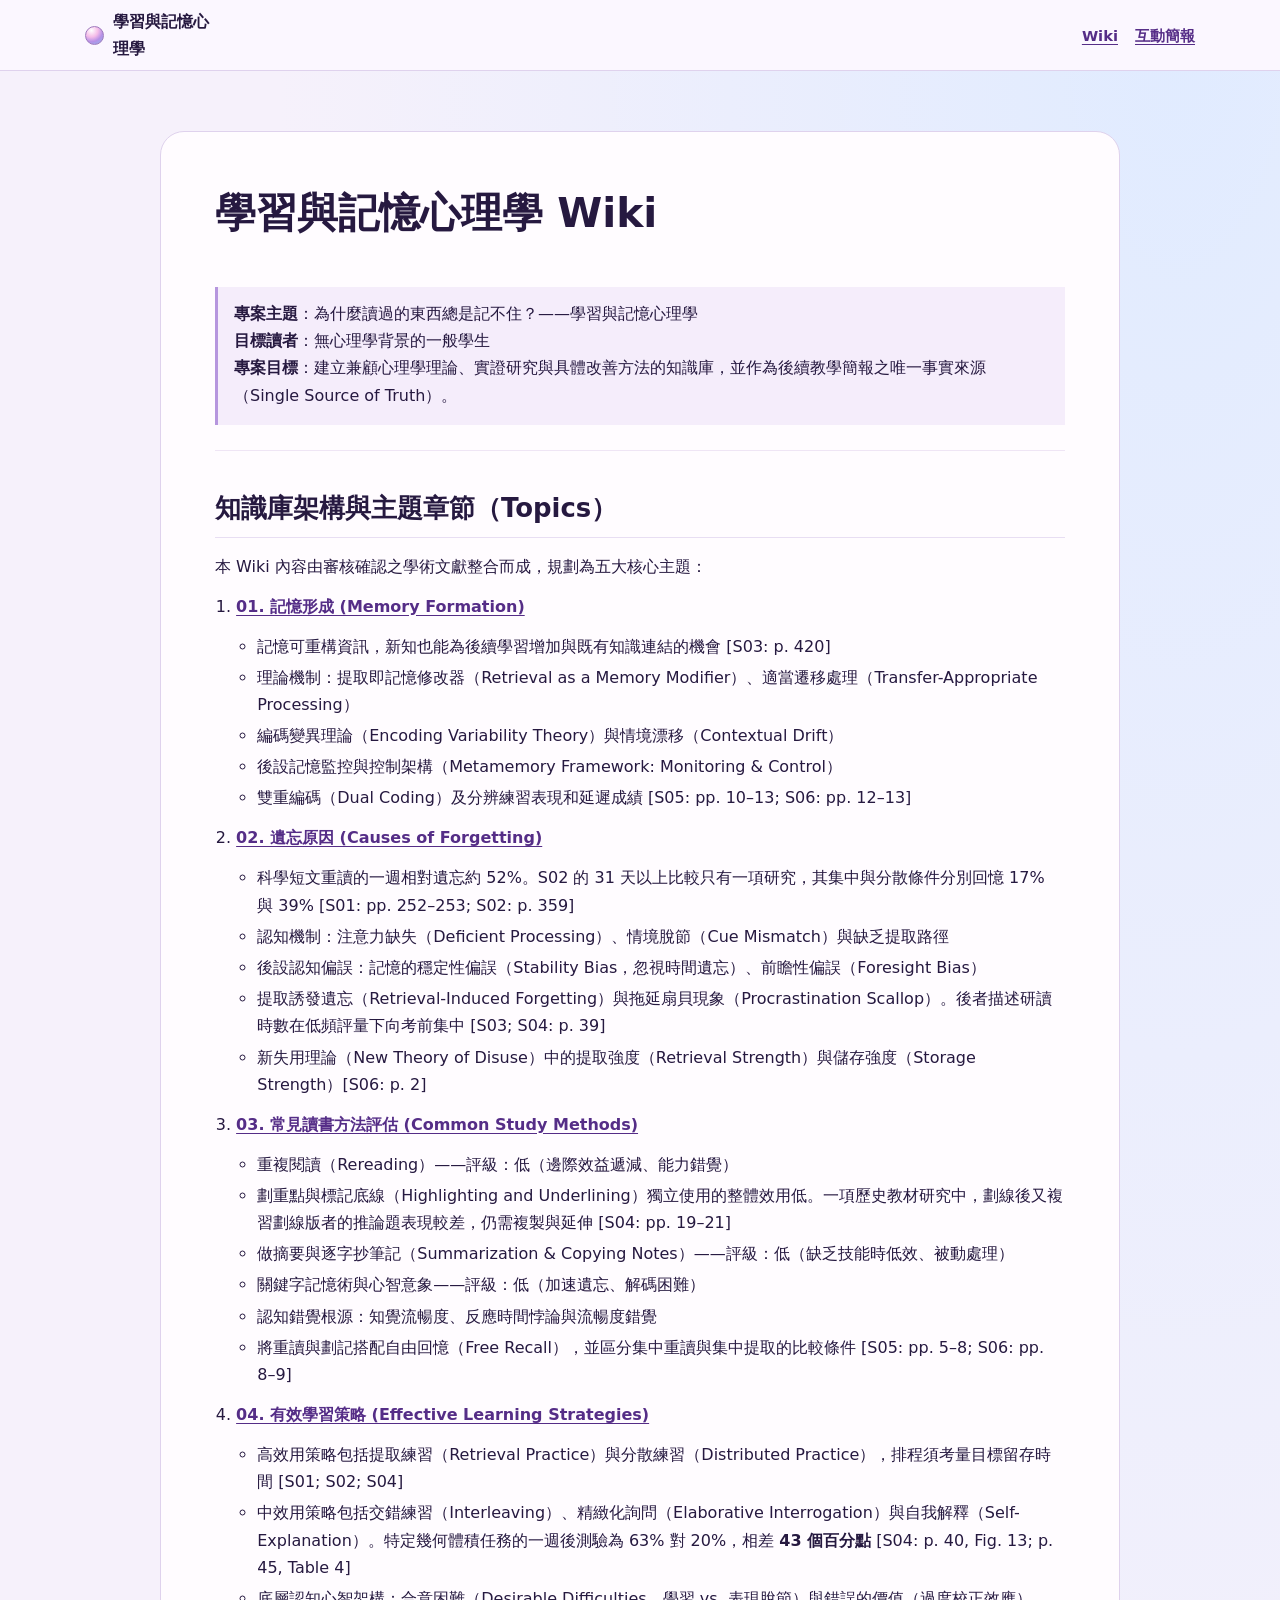
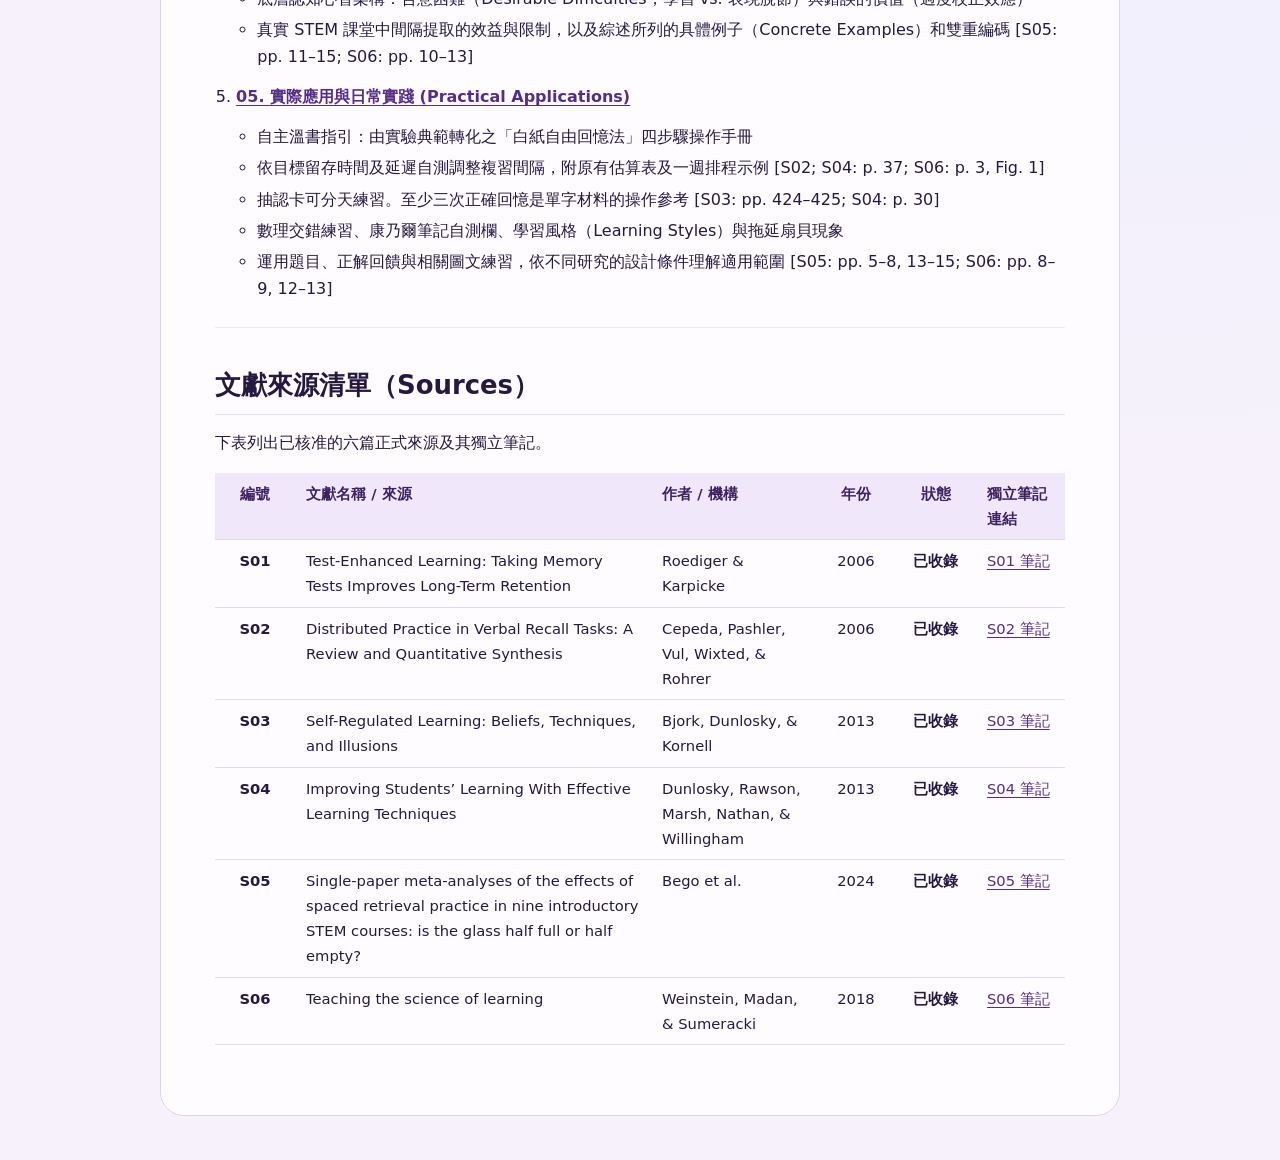
<file: wiki/index.html>
<!doctype html>
<html lang="zh-Hant">
<head>
  <meta charset="utf-8">
  <meta name="viewport" content="width=device-width, initial-scale=1">
  <title>學習與記憶心理學 Wiki｜學習與記憶心理學</title>
  <link rel="stylesheet" href="../assets/site.css">
</head>
<body>
  <a class="skip-link" href="#main">跳到內容</a>
  <header class="masthead">
    <div class="masthead-inner">
      <a class="brand" href="../index.html"><span class="orb" aria-hidden="true"></span>學習與記憶心理學</a>
      <nav aria-label="網站導覽"><a href="index.html">Wiki</a><a href="../slides/index.html">互動簡報</a></nav>
    </div>
  </header>
  <main id="main" class="wiki-page">
    <article><h1>學習與記憶心理學 Wiki</h1>
<blockquote>
<p><strong>專案主題</strong>：為什麼讀過的東西總是記不住？——學習與記憶心理學<br />
<strong>目標讀者</strong>：無心理學背景的一般學生<br />
<strong>專案目標</strong>：建立兼顧心理學理論、實證研究與具體改善方法的知識庫，並作為後續教學簡報之唯一事實來源（Single Source of Truth）。</p>
</blockquote>
<hr />
<h2>知識庫架構與主題章節（Topics）</h2>
<p>本 Wiki 內容由審核確認之學術文獻整合而成，規劃為五大核心主題：</p>
<ol>
<li><p><strong><a href="topics/01-memory-formation.html">01. 記憶形成 (Memory Formation)</a></strong></p>
<ul>
<li>記憶可重構資訊，新知也能為後續學習增加與既有知識連結的機會 [S03: p. 420]</li>
<li>理論機制：提取即記憶修改器（Retrieval as a Memory Modifier）、適當遷移處理（Transfer-Appropriate Processing）</li>
<li>編碼變異理論（Encoding Variability Theory）與情境漂移（Contextual Drift）</li>
<li>後設記憶監控與控制架構（Metamemory Framework: Monitoring &amp; Control）</li>
<li>雙重編碼（Dual Coding）及分辨練習表現和延遲成績 [S05: pp. 10–13; S06: pp. 12–13]</li>
</ul>
</li>
<li><p><strong><a href="topics/02-causes-of-forgetting.html">02. 遺忘原因 (Causes of Forgetting)</a></strong></p>
<ul>
<li>科學短文重讀的一週相對遺忘約 52%。S02 的 31 天以上比較只有一項研究，其集中與分散條件分別回憶 17% 與 39% [S01: pp. 252–253; S02: p. 359]</li>
<li>認知機制：注意力缺失（Deficient Processing）、情境脫節（Cue Mismatch）與缺乏提取路徑</li>
<li>後設認知偏誤：記憶的穩定性偏誤（Stability Bias，忽視時間遺忘）、前瞻性偏誤（Foresight Bias）</li>
<li>提取誘發遺忘（Retrieval-Induced Forgetting）與拖延扇貝現象（Procrastination Scallop）。後者描述研讀時數在低頻評量下向考前集中 [S03; S04: p. 39]</li>
<li>新失用理論（New Theory of Disuse）中的提取強度（Retrieval Strength）與儲存強度（Storage Strength）[S06: p. 2]</li>
</ul>
</li>
<li><p><strong><a href="topics/03-common-study-methods.html">03. 常見讀書方法評估 (Common Study Methods)</a></strong></p>
<ul>
<li>重複閱讀（Rereading）——評級：低（邊際效益遞減、能力錯覺）</li>
<li>劃重點與標記底線（Highlighting and Underlining）獨立使用的整體效用低。一項歷史教材研究中，劃線後又複習劃線版者的推論題表現較差，仍需複製與延伸 [S04: pp. 19–21]</li>
<li>做摘要與逐字抄筆記（Summarization &amp; Copying Notes）——評級：低（缺乏技能時低效、被動處理）</li>
<li>關鍵字記憶術與心智意象——評級：低（加速遺忘、解碼困難）</li>
<li>認知錯覺根源：知覺流暢度、反應時間悖論與流暢度錯覺</li>
<li>將重讀與劃記搭配自由回憶（Free Recall），並區分集中重讀與集中提取的比較條件 [S05: pp. 5–8; S06: pp. 8–9]</li>
</ul>
</li>
<li><p><strong><a href="topics/04-effective-learning-strategies.html">04. 有效學習策略 (Effective Learning Strategies)</a></strong></p>
<ul>
<li>高效用策略包括提取練習（Retrieval Practice）與分散練習（Distributed Practice），排程須考量目標留存時間 [S01; S02; S04]</li>
<li>中效用策略包括交錯練習（Interleaving）、精緻化詢問（Elaborative Interrogation）與自我解釋（Self-Explanation）。特定幾何體積任務的一週後測驗為 63% 對 20%，相差 <strong>43 個百分點</strong> [S04: p. 40, Fig. 13; p. 45, Table 4]</li>
<li>底層認知心智架構：合意困難（Desirable Difficulties，學習 vs. 表現脫節）與錯誤的價值（過度校正效應）</li>
<li>真實 STEM 課堂中間隔提取的效益與限制，以及綜述所列的具體例子（Concrete Examples）和雙重編碼 [S05: pp. 11–15; S06: pp. 10–13]</li>
</ul>
</li>
<li><p><strong><a href="topics/05-practical-applications.html">05. 實際應用與日常實踐 (Practical Applications)</a></strong></p>
<ul>
<li>自主溫書指引：由實驗典範轉化之「白紙自由回憶法」四步驟操作手冊</li>
<li>依目標留存時間及延遲自測調整複習間隔，附原有估算表及一週排程示例 [S02; S04: p. 37; S06: p. 3, Fig. 1]</li>
<li>抽認卡可分天練習。至少三次正確回憶是單字材料的操作參考 [S03: pp. 424–425; S04: p. 30]</li>
<li>數理交錯練習、康乃爾筆記自測欄、學習風格（Learning Styles）與拖延扇貝現象</li>
<li>運用題目、正解回饋與相關圖文練習，依不同研究的設計條件理解適用範圍 [S05: pp. 5–8, 13–15; S06: pp. 8–9, 12–13]</li>
</ul>
</li>
</ol>
<hr />
<h2>文獻來源清單（Sources）</h2>
<p>下表列出已核准的六篇正式來源及其獨立筆記。</p>
<div class="table-scroll" role="region" aria-label="資料表" tabindex="0">
<table>
<thead>
<tr>
  <th style="text-align:center">編號</th>
  <th style="text-align:left">文獻名稱 / 來源</th>
  <th style="text-align:left">作者 / 機構</th>
  <th style="text-align:center">年份</th>
  <th style="text-align:center">狀態</th>
  <th style="text-align:left">獨立筆記連結</th>
</tr>
</thead>
<tbody>
<tr>
  <td style="text-align:center"><strong>S01</strong></td>
  <td style="text-align:left">Test-Enhanced Learning: Taking Memory Tests Improves Long-Term Retention</td>
  <td style="text-align:left">Roediger &amp; Karpicke</td>
  <td style="text-align:center">2006</td>
  <td style="text-align:center"><strong>已收錄</strong></td>
  <td style="text-align:left"><a href="sources/S01-roediger-karpicke-2006.html">S01 筆記</a></td>
</tr>
<tr>
  <td style="text-align:center"><strong>S02</strong></td>
  <td style="text-align:left">Distributed Practice in Verbal Recall Tasks: A Review and Quantitative Synthesis</td>
  <td style="text-align:left">Cepeda, Pashler, Vul, Wixted, &amp; Rohrer</td>
  <td style="text-align:center">2006</td>
  <td style="text-align:center"><strong>已收錄</strong></td>
  <td style="text-align:left"><a href="sources/S02-cepeda-et-al-2006.html">S02 筆記</a></td>
</tr>
<tr>
  <td style="text-align:center"><strong>S03</strong></td>
  <td style="text-align:left">Self-Regulated Learning: Beliefs, Techniques, and Illusions</td>
  <td style="text-align:left">Bjork, Dunlosky, &amp; Kornell</td>
  <td style="text-align:center">2013</td>
  <td style="text-align:center"><strong>已收錄</strong></td>
  <td style="text-align:left"><a href="sources/S03-bjork-dunlosky-kornell-2013.html">S03 筆記</a></td>
</tr>
<tr>
  <td style="text-align:center"><strong>S04</strong></td>
  <td style="text-align:left">Improving Students’ Learning With Effective Learning Techniques</td>
  <td style="text-align:left">Dunlosky, Rawson, Marsh, Nathan, &amp; Willingham</td>
  <td style="text-align:center">2013</td>
  <td style="text-align:center"><strong>已收錄</strong></td>
  <td style="text-align:left"><a href="sources/S04-dunlosky-et-al-2013.html">S04 筆記</a></td>
</tr>
<tr>
  <td style="text-align:center"><strong>S05</strong></td>
  <td style="text-align:left">Single-paper meta-analyses of the effects of spaced retrieval practice in nine introductory STEM courses: is the glass half full or half empty?</td>
  <td style="text-align:left">Bego et al.</td>
  <td style="text-align:center">2024</td>
  <td style="text-align:center"><strong>已收錄</strong></td>
  <td style="text-align:left"><a href="sources/S05-bego-et-al-2024.html">S05 筆記</a></td>
</tr>
<tr>
  <td style="text-align:center"><strong>S06</strong></td>
  <td style="text-align:left">Teaching the science of learning</td>
  <td style="text-align:left">Weinstein, Madan, &amp; Sumeracki</td>
  <td style="text-align:center">2018</td>
  <td style="text-align:center"><strong>已收錄</strong></td>
  <td style="text-align:left"><a href="sources/S06-weinstein-madan-sumeracki-2018.html">S06 筆記</a></td>
</tr>
</tbody>
</table>
</div>
</article>
  </main>
</body>
</html>
</file>
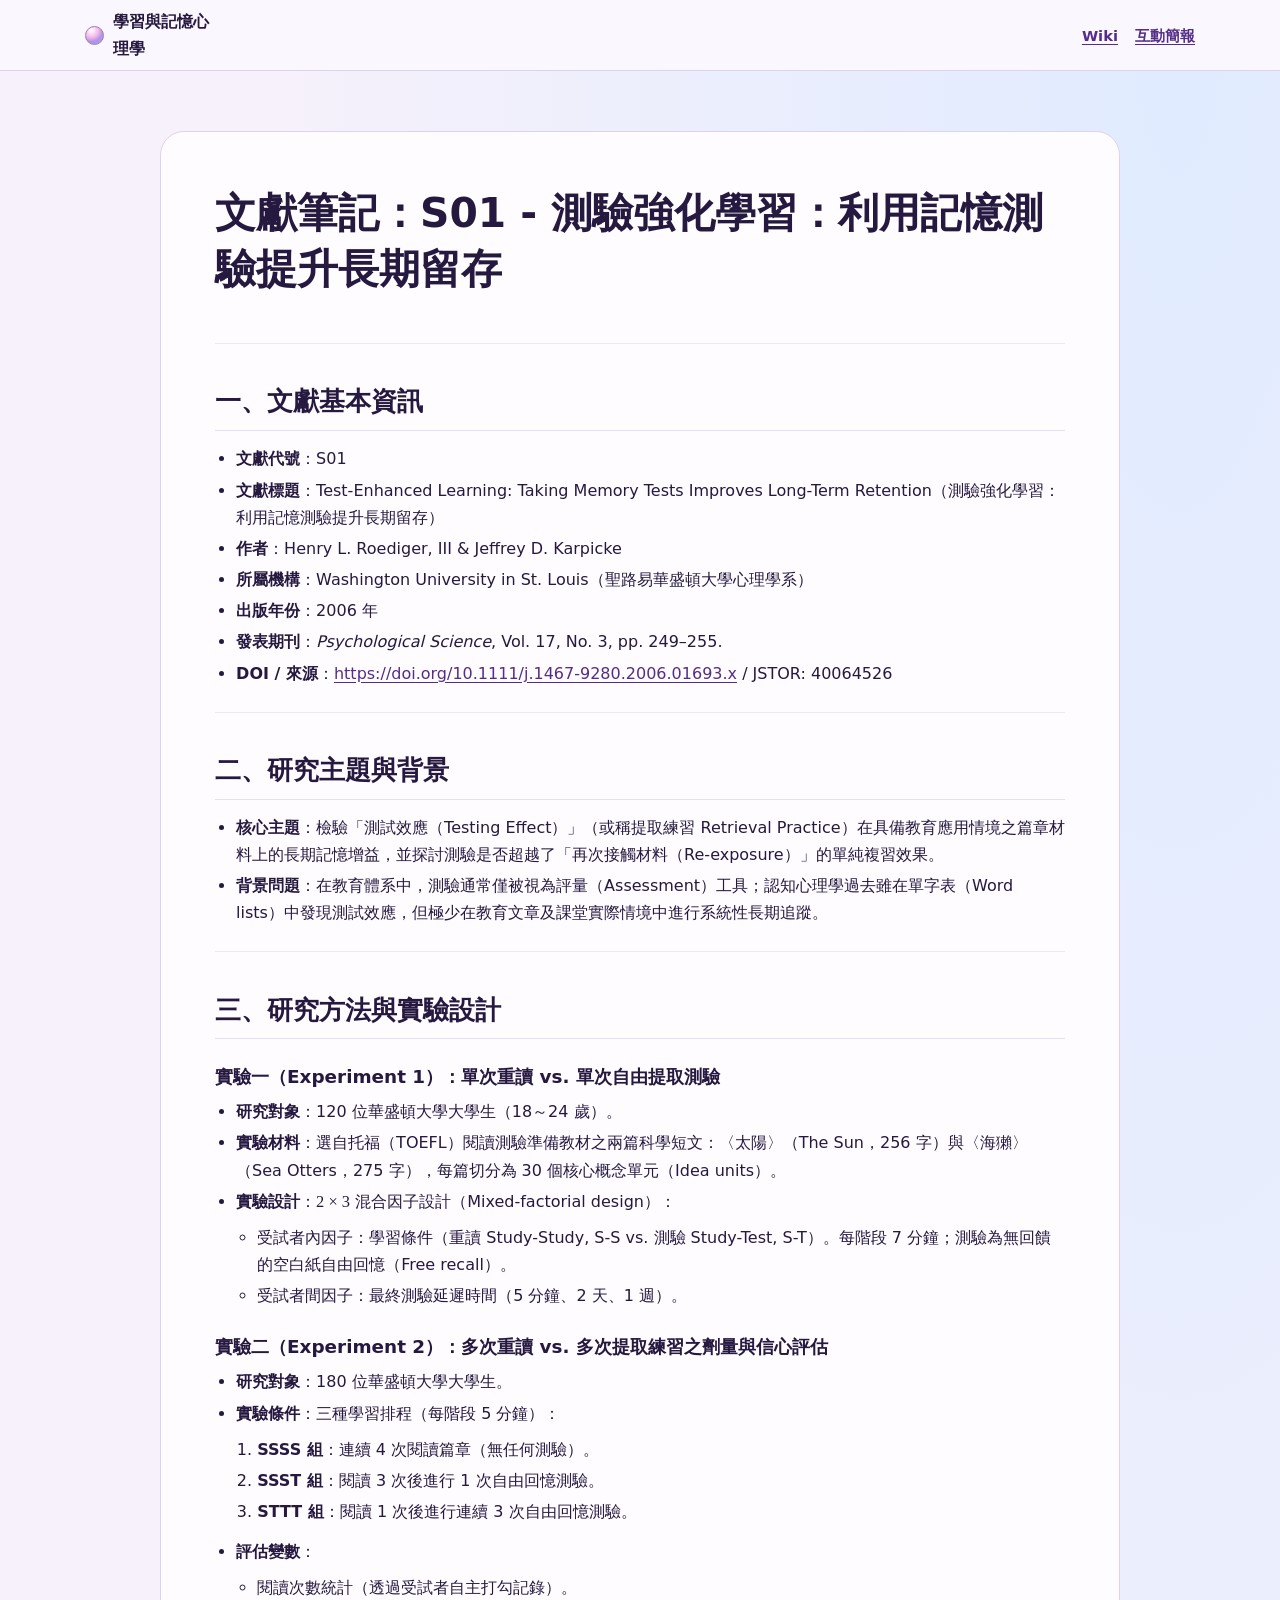
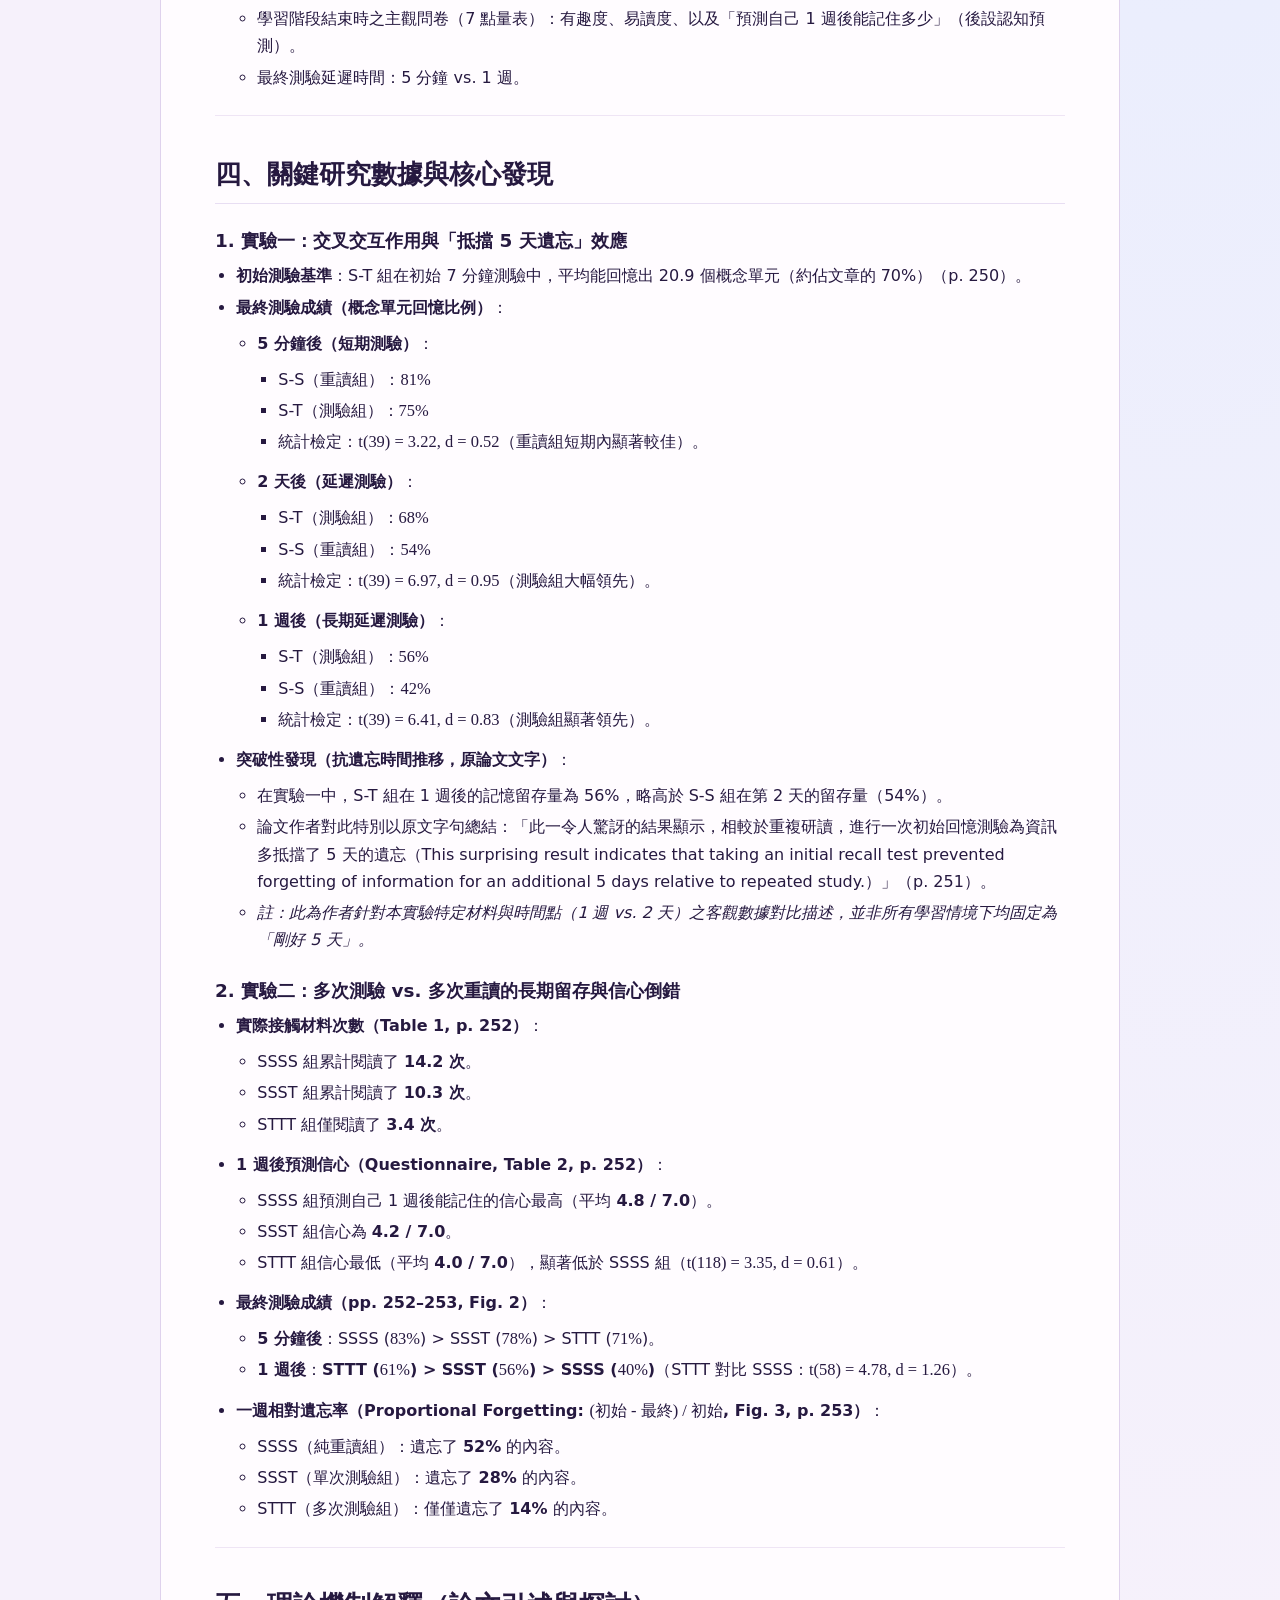
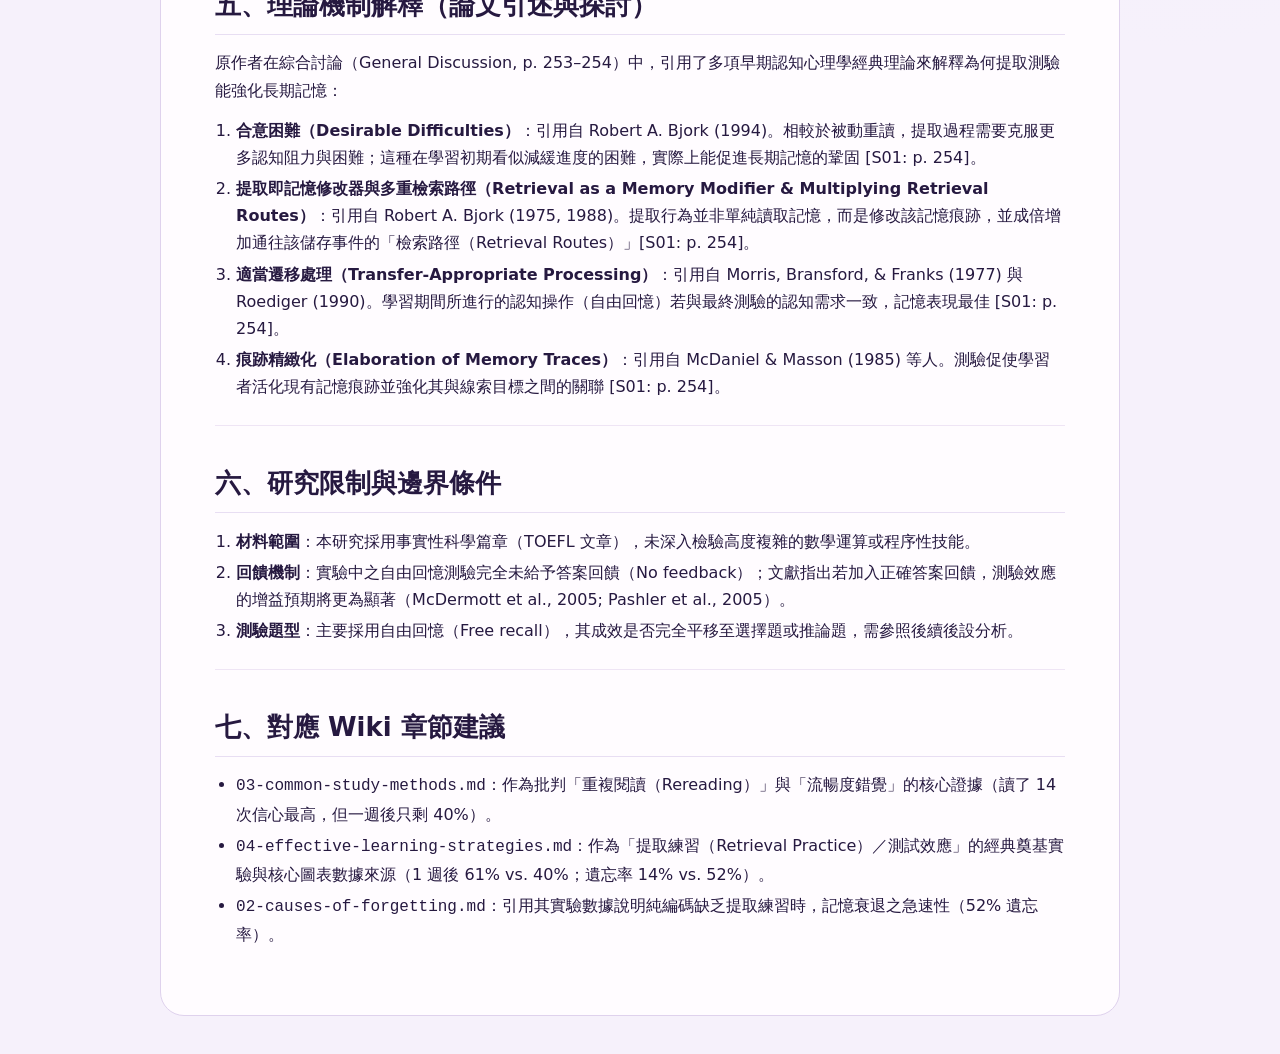
<file: wiki/sources/S01-roediger-karpicke-2006.html>
<!doctype html>
<html lang="zh-Hant">
<head>
  <meta charset="utf-8">
  <meta name="viewport" content="width=device-width, initial-scale=1">
  <title>文獻筆記：S01 - 測驗強化學習：利用記憶測驗提升長期留存｜學習與記憶心理學</title>
  <link rel="stylesheet" href="../../assets/site.css">
</head>
<body>
  <a class="skip-link" href="#main">跳到內容</a>
  <header class="masthead">
    <div class="masthead-inner">
      <a class="brand" href="../../index.html"><span class="orb" aria-hidden="true"></span>學習與記憶心理學</a>
      <nav aria-label="網站導覽"><a href="../index.html">Wiki</a><a href="../../slides/index.html">互動簡報</a></nav>
    </div>
  </header>
  <main id="main" class="wiki-page">
    <article><h1>文獻筆記：S01 - 測驗強化學習：利用記憶測驗提升長期留存</h1>
<hr />
<h2>一、文獻基本資訊</h2>
<ul>
<li><strong>文獻代號</strong>：S01</li>
<li><strong>文獻標題</strong>：Test-Enhanced Learning: Taking Memory Tests Improves Long-Term Retention（測驗強化學習：利用記憶測驗提升長期留存）</li>
<li><strong>作者</strong>：Henry L. Roediger, III &amp; Jeffrey D. Karpicke</li>
<li><strong>所屬機構</strong>：Washington University in St. Louis（聖路易華盛頓大學心理學系）</li>
<li><strong>出版年份</strong>：2006 年</li>
<li><strong>發表期刊</strong>：<em>Psychological Science</em>, Vol. 17, No. 3, pp. 249–255.</li>
<li><strong>DOI / 來源</strong>：<a href="https://doi.org/10.1111/j.1467-9280.2006.01693.x">https://doi.org/10.1111/j.1467-9280.2006.01693.x</a> / JSTOR: 40064526</li>
</ul>
<hr />
<h2>二、研究主題與背景</h2>
<ul>
<li><strong>核心主題</strong>：檢驗「測試效應（Testing Effect）」（或稱提取練習 Retrieval Practice）在具備教育應用情境之篇章材料上的長期記憶增益，並探討測驗是否超越了「再次接觸材料（Re-exposure）」的單純複習效果。</li>
<li><strong>背景問題</strong>：在教育體系中，測驗通常僅被視為評量（Assessment）工具；認知心理學過去雖在單字表（Word lists）中發現測試效應，但極少在教育文章及課堂實際情境中進行系統性長期追蹤。</li>
</ul>
<hr />
<h2>三、研究方法與實驗設計</h2>
<h3>實驗一（Experiment 1）：單次重讀 vs. 單次自由提取測驗</h3>
<ul>
<li><span class="line-anchor" id="L27"></span> <strong>研究對象</strong>：120 位華盛頓大學大學生（18～24 歲）。</li>
<li><span class="line-anchor" id="L28"></span> <strong>實驗材料</strong>：選自托福（TOEFL）閱讀測驗準備教材之兩篇科學短文：〈太陽〉（The Sun，256 字）與〈海獺〉（Sea Otters，275 字），每篇切分為 30 個核心概念單元（Idea units）。</li>
<li><strong>實驗設計</strong>：<span class="math">2 × 3</span> 混合因子設計（Mixed-factorial design）：<ul>
<li><span class="line-anchor" id="L30"></span> 受試者內因子：學習條件（重讀 Study-Study, S-S vs. 測驗 Study-Test, S-T）。每階段 7 分鐘；測驗為無回饋的空白紙自由回憶（Free recall）。</li>
<li>受試者間因子：最終測驗延遲時間（5 分鐘、2 天、1 週）。</li>
</ul>
</li>
</ul>
<h3>實驗二（Experiment 2）：多次重讀 vs. 多次提取練習之劑量與信心評估</h3>
<ul>
<li><strong>研究對象</strong>：180 位華盛頓大學大學生。</li>
<li><strong>實驗條件</strong>：三種學習排程（每階段 5 分鐘）：<ol>
<li><strong>SSSS 組</strong>：連續 4 次閱讀篇章（無任何測驗）。</li>
<li><strong>SSST 組</strong>：閱讀 3 次後進行 1 次自由回憶測驗。</li>
<li><strong>STTT 組</strong>：閱讀 1 次後進行連續 3 次自由回憶測驗。</li>
</ol>
</li>
<li><strong>評估變數</strong>：<ul>
<li>閱讀次數統計（透過受試者自主打勾記錄）。</li>
<li>學習階段結束時之主觀問卷（7 點量表）：有趣度、易讀度、以及「預測自己 1 週後能記住多少」（後設認知預測）。</li>
<li>最終測驗延遲時間：5 分鐘 vs. 1 週。</li>
</ul>
</li>
</ul>
<hr />
<h2>四、關鍵研究數據與核心發現</h2>
<h3>1. 實驗一：交叉交互作用與「抵擋 5 天遺忘」效應</h3>
<ul>
<li><strong>初始測驗基準</strong>：S-T 組在初始 7 分鐘測驗中，平均能回憶出 20.9 個概念單元（約佔文章的 70%）（p. 250）。</li>
<li><span class="line-anchor" id="L50"></span> <strong>最終測驗成績（概念單元回憶比例）</strong>：<ul>
<li><span class="line-anchor" id="L51"></span> <strong>5 分鐘後（短期測驗）</strong>：<ul>
<li><span class="line-anchor" id="L52"></span> S-S（重讀組）：<span class="math">81%</span></li>
<li><span class="line-anchor" id="L53"></span> S-T（測驗組）：<span class="math">75%</span></li>
<li><span class="line-anchor" id="L54"></span> 統計檢定：<span class="math">t(39) = 3.22, d = 0.52</span>（重讀組短期內顯著較佳）。</li>
</ul>
</li>
<li><strong>2 天後（延遲測驗）</strong>：<ul>
<li>S-T（測驗組）：<span class="math">68%</span></li>
<li>S-S（重讀組）：<span class="math">54%</span></li>
<li>統計檢定：<span class="math">t(39) = 6.97, d = 0.95</span>（測驗組大幅領先）。</li>
</ul>
</li>
<li><span class="line-anchor" id="L59"></span> <strong>1 週後（長期延遲測驗）</strong>：<ul>
<li><span class="line-anchor" id="L60"></span> S-T（測驗組）：<span class="math">56%</span></li>
<li><span class="line-anchor" id="L61"></span> S-S（重讀組）：<span class="math">42%</span></li>
<li><span class="line-anchor" id="L62"></span> 統計檢定：<span class="math">t(39) = 6.41, d = 0.83</span>（測驗組顯著領先）。</li>
</ul>
</li>
</ul>
</li>
<li><strong>突破性發現（抗遺忘時間推移，原論文文字）</strong>：<ul>
<li>在實驗一中，S-T 組在 1 週後的記憶留存量為 56%，略高於 S-S 組在第 2 天的留存量（54%）。</li>
<li>論文作者對此特別以原文字句總結：「此一令人驚訝的結果顯示，相較於重複研讀，進行一次初始回憶測驗為資訊多抵擋了 5 天的遺忘（This surprising result indicates that taking an initial recall test prevented forgetting of information for an additional 5 days relative to repeated study.）」（p. 251）。</li>
<li><em>註：此為作者針對本實驗特定材料與時間點（1 週 vs. 2 天）之客觀數據對比描述，並非所有學習情境下均固定為「剛好 5 天」。</em></li>
</ul>
</li>
</ul>
<h3>2. 實驗二：多次測驗 vs. 多次重讀的長期留存與信心倒錯</h3>
<ul>
<li><strong>實際接觸材料次數（Table 1, p. 252）</strong>：<ul>
<li>SSSS 組累計閱讀了 <strong>14.2 次</strong>。</li>
<li>SSST 組累計閱讀了 <strong>10.3 次</strong>。</li>
<li>STTT 組僅閱讀了 <strong>3.4 次</strong>。</li>
</ul>
</li>
<li><strong>1 週後預測信心（Questionnaire, Table 2, p. 252）</strong>：<ul>
<li>SSSS 組預測自己 1 週後能記住的信心最高（平均 <strong>4.8 / 7.0</strong>）。</li>
<li>SSST 組信心為 <strong>4.2 / 7.0</strong>。</li>
<li>STTT 組信心最低（平均 <strong>4.0 / 7.0</strong>），顯著低於 SSSS 組（<span class="math">t(118) = 3.35, d = 0.61</span>）。</li>
</ul>
</li>
<li><strong>最終測驗成績（pp. 252–253, Fig. 2）</strong>：<ul>
<li><strong>5 分鐘後</strong>：SSSS (<span class="math">83%</span>) &gt; SSST (<span class="math">78%</span>) &gt; STTT (<span class="math">71%</span>)。</li>
<li><strong>1 週後</strong>：<strong>STTT (<span class="math">61%</span>) &gt; SSST (<span class="math">56%</span>) &gt; SSSS (<span class="math">40%</span>)</strong>（STTT 對比 SSSS：<span class="math">t(58) = 4.78, d = 1.26</span>）。</li>
</ul>
</li>
<li><strong>一週相對遺忘率（Proportional Forgetting: <span class="math">(初始 - 最終) / 初始</span>, Fig. 3, p. 253）</strong>：<ul>
<li>SSSS（純重讀組）：遺忘了 <strong>52%</strong> 的內容。</li>
<li>SSST（單次測驗組）：遺忘了 <strong>28%</strong> 的內容。</li>
<li>STTT（多次測驗組）：僅僅遺忘了 <strong>14%</strong> 的內容。</li>
</ul>
</li>
</ul>
<hr />
<h2>五、理論機制解釋（論文引述與探討）</h2>
<p>原作者在綜合討論（General Discussion, p. 253–254）中，引用了多項早期認知心理學經典理論來解釋為何提取測驗能強化長期記憶：</p>
<ol>
<li><strong>合意困難（Desirable Difficulties）</strong>：引用自 Robert A. Bjork (1994)。相較於被動重讀，提取過程需要克服更多認知阻力與困難；這種在學習初期看似減緩進度的困難，實際上能促進長期記憶的鞏固 [S01: p. 254]。</li>
<li><strong>提取即記憶修改器與多重檢索路徑（Retrieval as a Memory Modifier &amp; Multiplying Retrieval Routes）</strong>：引用自 Robert A. Bjork (1975, 1988)。提取行為並非單純讀取記憶，而是修改該記憶痕跡，並成倍增加通往該儲存事件的「檢索路徑（Retrieval Routes）」[S01: p. 254]。</li>
<li><strong>適當遷移處理（Transfer-Appropriate Processing）</strong>：引用自 Morris, Bransford, &amp; Franks (1977) 與 Roediger (1990)。學習期間所進行的認知操作（自由回憶）若與最終測驗的認知需求一致，記憶表現最佳 [S01: p. 254]。</li>
<li><strong>痕跡精緻化（Elaboration of Memory Traces）</strong>：引用自 McDaniel &amp; Masson (1985) 等人。測驗促使學習者活化現有記憶痕跡並強化其與線索目標之間的關聯 [S01: p. 254]。</li>
</ol>
<hr />
<h2>六、研究限制與邊界條件</h2>
<ol>
<li><strong>材料範圍</strong>：本研究採用事實性科學篇章（TOEFL 文章），未深入檢驗高度複雜的數學運算或程序性技能。</li>
<li><strong>回饋機制</strong>：實驗中之自由回憶測驗完全未給予答案回饋（No feedback）；文獻指出若加入正確答案回饋，測驗效應的增益預期將更為顯著（McDermott et al., 2005; Pashler et al., 2005）。</li>
<li><strong>測驗題型</strong>：主要採用自由回憶（Free recall），其成效是否完全平移至選擇題或推論題，需參照後續後設分析。</li>
</ol>
<hr />
<h2>七、對應 Wiki 章節建議</h2>
<ul>
<li><code>03-common-study-methods.md</code>：作為批判「重複閱讀（Rereading）」與「流暢度錯覺」的核心證據（讀了 14 次信心最高，但一週後只剩 40%）。</li>
<li><code>04-effective-learning-strategies.md</code>：作為「提取練習（Retrieval Practice）／測試效應」的經典奠基實驗與核心圖表數據來源（1 週後 61% vs. 40%；遺忘率 14% vs. 52%）。</li>
<li><code>02-causes-of-forgetting.md</code>：引用其實驗數據說明純編碼缺乏提取練習時，記憶衰退之急速性（52% 遺忘率）。</li>
</ul>
</article>
  </main>
</body>
</html>
</file>
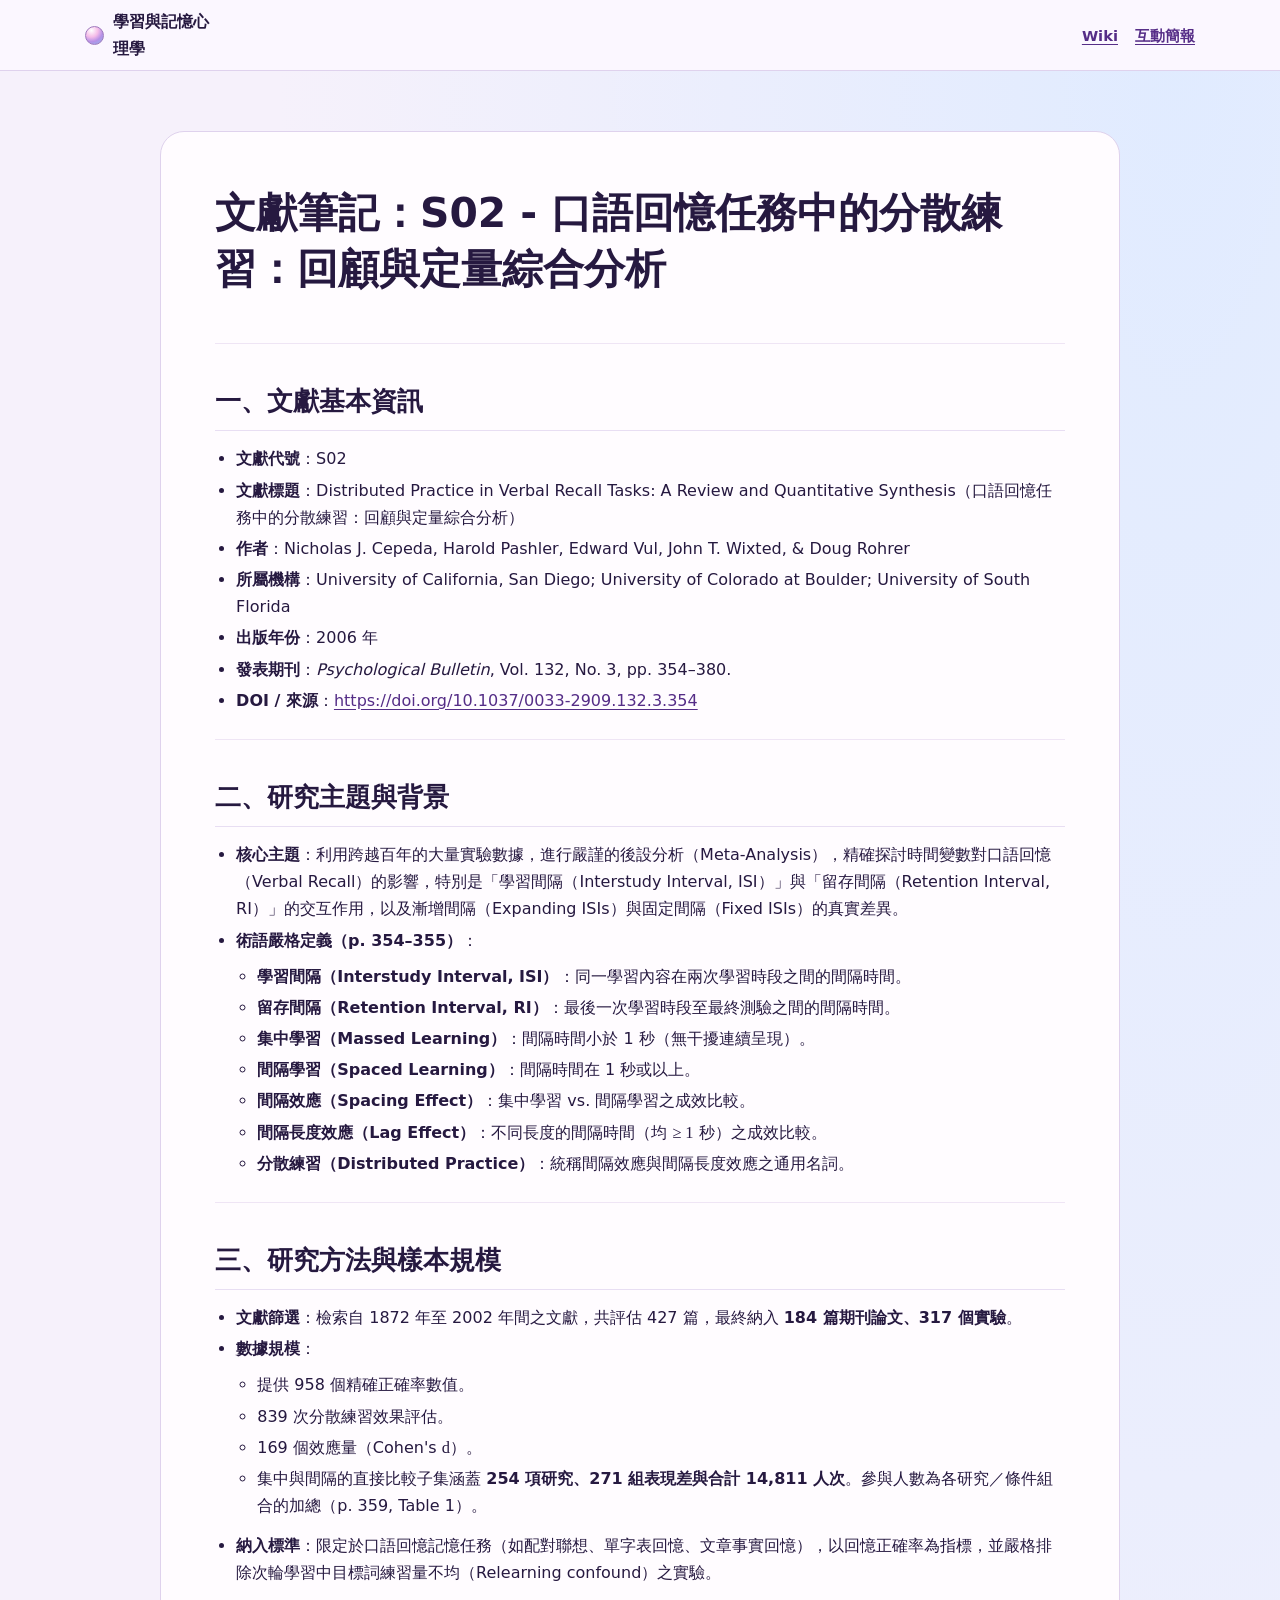
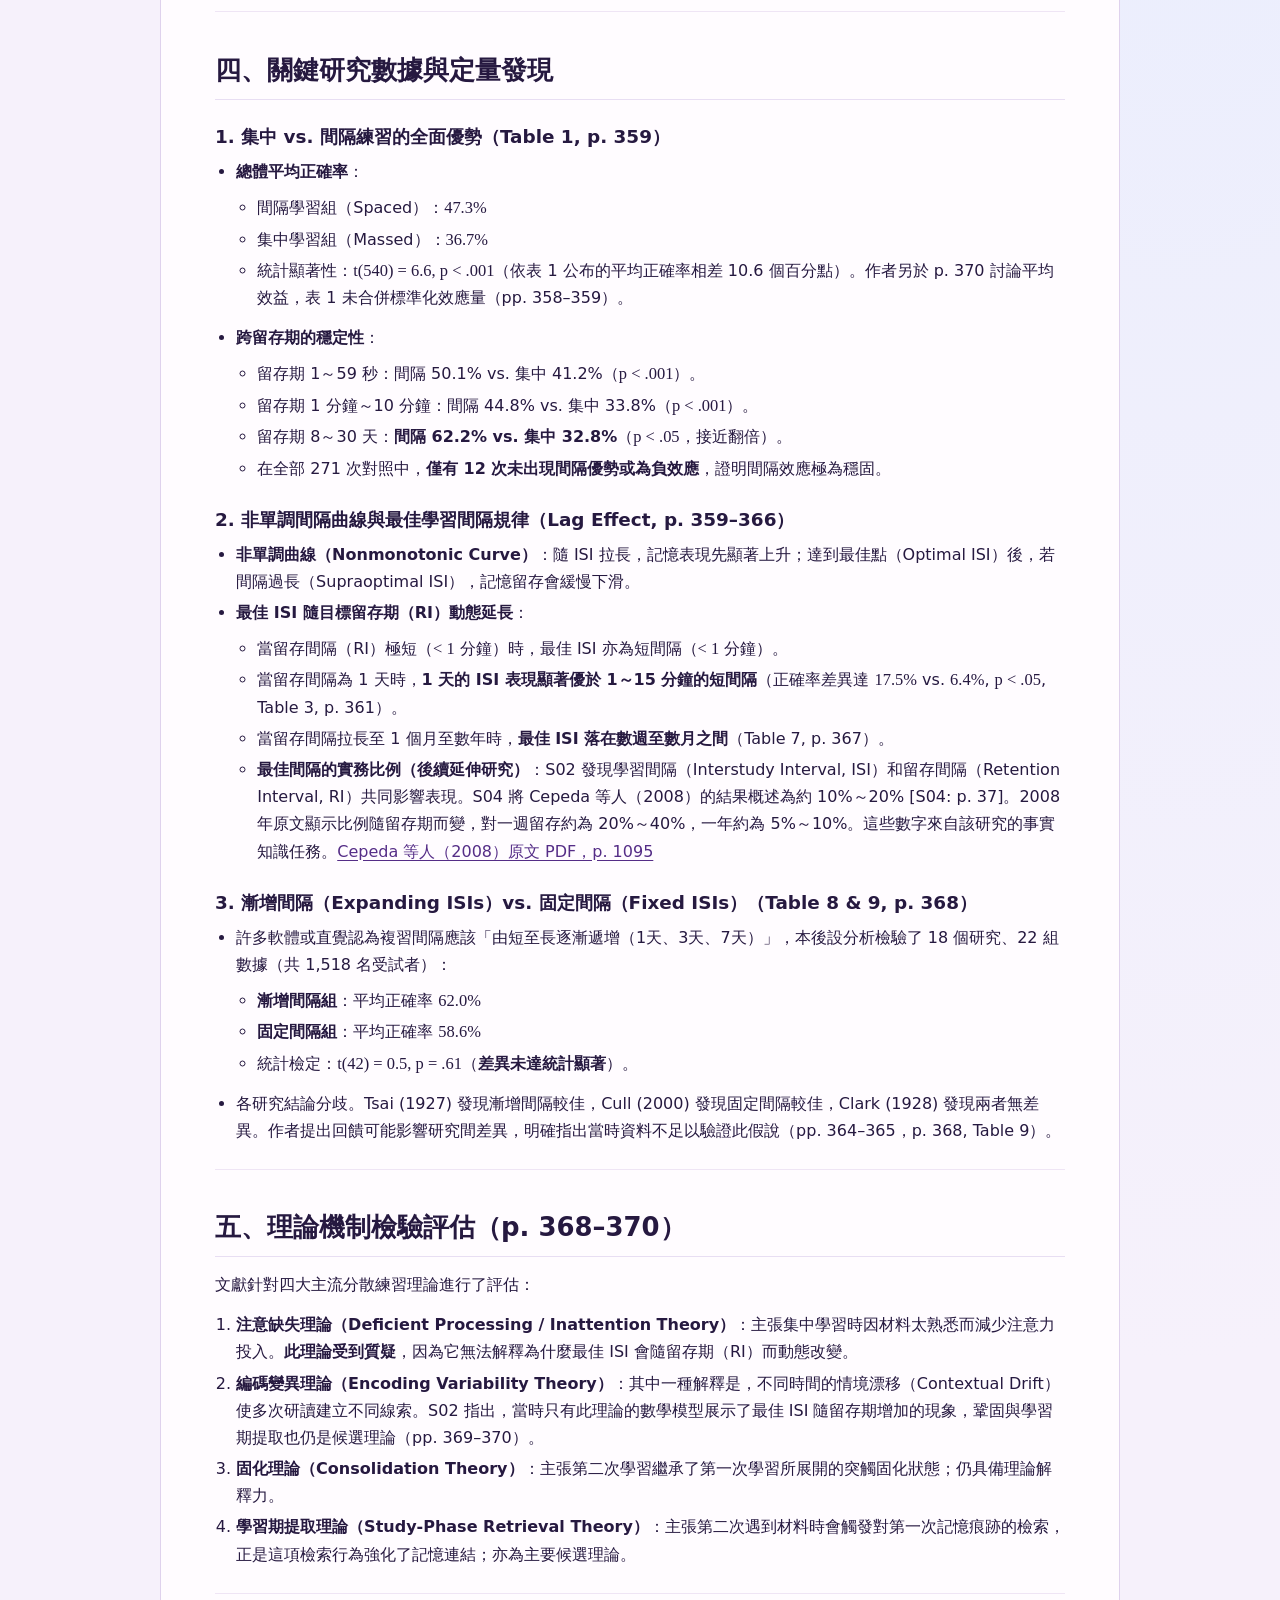
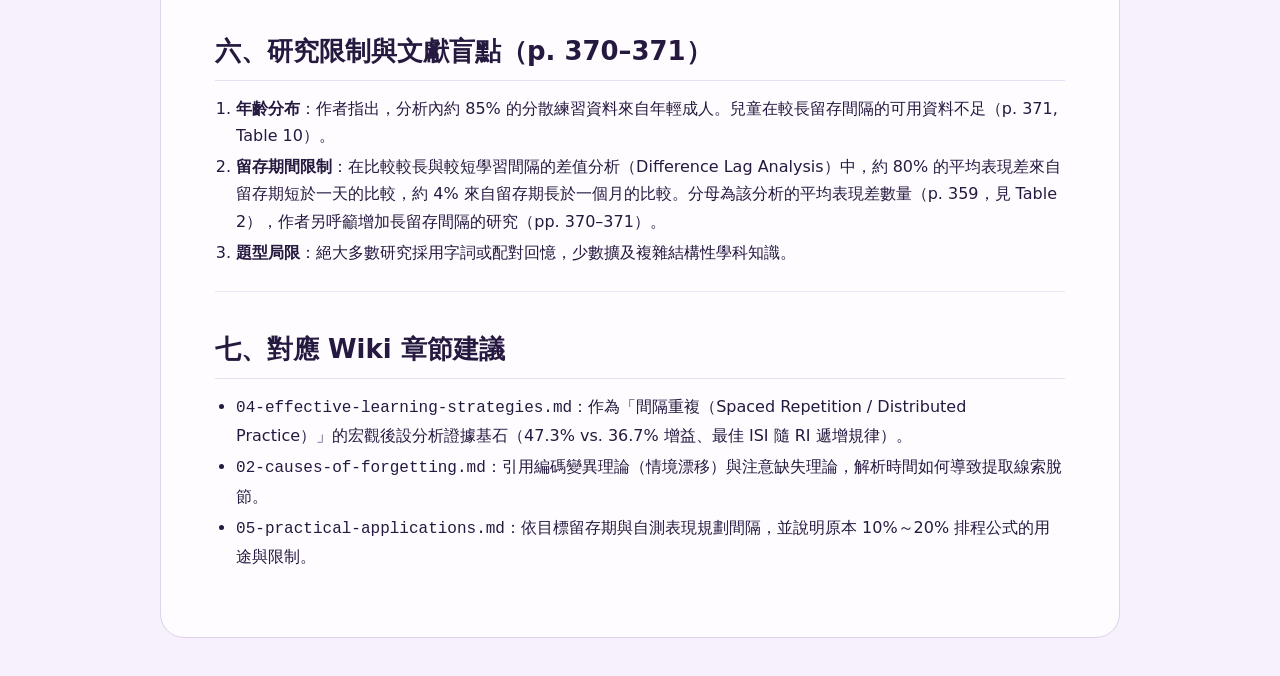
<file: wiki/sources/S02-cepeda-et-al-2006.html>
<!doctype html>
<html lang="zh-Hant">
<head>
  <meta charset="utf-8">
  <meta name="viewport" content="width=device-width, initial-scale=1">
  <title>文獻筆記：S02 - 口語回憶任務中的分散練習：回顧與定量綜合分析｜學習與記憶心理學</title>
  <link rel="stylesheet" href="../../assets/site.css">
</head>
<body>
  <a class="skip-link" href="#main">跳到內容</a>
  <header class="masthead">
    <div class="masthead-inner">
      <a class="brand" href="../../index.html"><span class="orb" aria-hidden="true"></span>學習與記憶心理學</a>
      <nav aria-label="網站導覽"><a href="../index.html">Wiki</a><a href="../../slides/index.html">互動簡報</a></nav>
    </div>
  </header>
  <main id="main" class="wiki-page">
    <article><h1>文獻筆記：S02 - 口語回憶任務中的分散練習：回顧與定量綜合分析</h1>
<hr />
<h2>一、文獻基本資訊</h2>
<ul>
<li><strong>文獻代號</strong>：S02</li>
<li><strong>文獻標題</strong>：Distributed Practice in Verbal Recall Tasks: A Review and Quantitative Synthesis（口語回憶任務中的分散練習：回顧與定量綜合分析）</li>
<li><strong>作者</strong>：Nicholas J. Cepeda, Harold Pashler, Edward Vul, John T. Wixted, &amp; Doug Rohrer</li>
<li><strong>所屬機構</strong>：University of California, San Diego; University of Colorado at Boulder; University of South Florida</li>
<li><strong>出版年份</strong>：2006 年</li>
<li><strong>發表期刊</strong>：<em>Psychological Bulletin</em>, Vol. 132, No. 3, pp. 354–380.</li>
<li><strong>DOI / 來源</strong>：<a href="https://doi.org/10.1037/0033-2909.132.3.354">https://doi.org/10.1037/0033-2909.132.3.354</a></li>
</ul>
<hr />
<h2>二、研究主題與背景</h2>
<ul>
<li><strong>核心主題</strong>：利用跨越百年的大量實驗數據，進行嚴謹的後設分析（Meta-Analysis），精確探討時間變數對口語回憶（Verbal Recall）的影響，特別是「學習間隔（Interstudy Interval, ISI）」與「留存間隔（Retention Interval, RI）」的交互作用，以及漸增間隔（Expanding ISIs）與固定間隔（Fixed ISIs）的真實差異。</li>
<li><strong>術語嚴格定義（p. 354–355）</strong>：<ul>
<li><strong>學習間隔（Interstudy Interval, ISI）</strong>：同一學習內容在兩次學習時段之間的間隔時間。</li>
<li><strong>留存間隔（Retention Interval, RI）</strong>：最後一次學習時段至最終測驗之間的間隔時間。</li>
<li><strong>集中學習（Massed Learning）</strong>：間隔時間小於 1 秒（無干擾連續呈現）。</li>
<li><strong>間隔學習（Spaced Learning）</strong>：間隔時間在 1 秒或以上。</li>
<li><strong>間隔效應（Spacing Effect）</strong>：集中學習 vs. 間隔學習之成效比較。</li>
<li><strong>間隔長度效應（Lag Effect）</strong>：不同長度的間隔時間（均 <span class="math">≥ 1</span> 秒）之成效比較。</li>
<li><strong>分散練習（Distributed Practice）</strong>：統稱間隔效應與間隔長度效應之通用名詞。</li>
</ul>
</li>
</ul>
<hr />
<h2>三、研究方法與樣本規模</h2>
<ul>
<li><strong>文獻篩選</strong>：檢索自 1872 年至 2002 年間之文獻，共評估 427 篇，最終納入 <strong>184 篇期刊論文、317 個實驗</strong>。</li>
<li><strong>數據規模</strong>：<ul>
<li>提供 958 個精確正確率數值。</li>
<li>839 次分散練習效果評估。</li>
<li>169 個效應量（Cohen's <span class="math">d</span>）。</li>
<li>集中與間隔的直接比較子集涵蓋 <strong>254 項研究、271 組表現差與合計 14,811 人次</strong>。參與人數為各研究／條件組合的加總（p. 359, Table 1）。</li>
</ul>
</li>
<li><strong>納入標準</strong>：限定於口語回憶記憶任務（如配對聯想、單字表回憶、文章事實回憶），以回憶正確率為指標，並嚴格排除次輪學習中目標詞練習量不均（Relearning confound）之實驗。</li>
</ul>
<hr />
<h2>四、關鍵研究數據與定量發現</h2>
<h3>1. 集中 vs. 間隔練習的全面優勢（Table 1, p. 359）</h3>
<ul>
<li><strong>總體平均正確率</strong>：<ul>
<li>間隔學習組（Spaced）：<strong><span class="math">47.3%</span></strong></li>
<li>集中學習組（Massed）：<strong><span class="math">36.7%</span></strong></li>
<li>統計顯著性：<span class="math">t(540) = 6.6, p &lt; .001</span>（依表 1 公布的平均正確率相差 10.6 個百分點）。作者另於 p. 370 討論平均效益，表 1 未合併標準化效應量（pp. 358–359）。</li>
</ul>
</li>
<li><strong>跨留存期的穩定性</strong>：<ul>
<li>留存期 1～59 秒：間隔 50.1% vs. 集中 41.2%（<span class="math">p &lt; .001</span>）。</li>
<li>留存期 1 分鐘～10 分鐘：間隔 44.8% vs. 集中 33.8%（<span class="math">p &lt; .001</span>）。</li>
<li>留存期 8～30 天：<strong>間隔 62.2% vs. 集中 32.8%</strong>（<span class="math">p &lt; .05</span>，接近翻倍）。</li>
<li>在全部 271 次對照中，<strong>僅有 12 次未出現間隔優勢或為負效應</strong>，證明間隔效應極為穩固。</li>
</ul>
</li>
</ul>
<h3>2. 非單調間隔曲線與最佳學習間隔規律（Lag Effect, p. 359–366）</h3>
<ul>
<li><strong>非單調曲線（Nonmonotonic Curve）</strong>：隨 ISI 拉長，記憶表現先顯著上升；達到最佳點（Optimal ISI）後，若間隔過長（Supraoptimal ISI），記憶留存會緩慢下滑。</li>
<li><strong>最佳 ISI 隨目標留存期（RI）動態延長</strong>：<ul>
<li>當留存間隔（RI）極短（<span class="math">&lt; 1</span> 分鐘）時，最佳 ISI 亦為短間隔（<span class="math">&lt; 1</span> 分鐘）。</li>
<li>當留存間隔為 1 天時，<strong>1 天的 ISI 表現顯著優於 1～15 分鐘的短間隔</strong>（正確率差異達 <span class="math">17.5%</span> vs. <span class="math">6.4%</span>, <span class="math">p &lt; .05</span>, Table 3, p. 361）。</li>
<li>當留存間隔拉長至 1 個月至數年時，<strong>最佳 ISI 落在數週至數月之間</strong>（Table 7, p. 367）。</li>
<li><strong>最佳間隔的實務比例（後續延伸研究）</strong>：S02 發現學習間隔（Interstudy Interval, ISI）和留存間隔（Retention Interval, RI）共同影響表現。S04 將 Cepeda 等人（2008）的結果概述為約 10%～20% [S04: p. 37]。2008 年原文顯示比例隨留存期而變，對一週留存約為 20%～40%，一年約為 5%～10%。這些數字來自該研究的事實知識任務。<a href="https://laplab.ucsd.edu/articles/Cepeda%20et%20al%202008_psychsci.pdf">Cepeda 等人（2008）原文 PDF，p. 1095</a></li>
</ul>
</li>
</ul>
<h3>3. 漸增間隔（Expanding ISIs）vs. 固定間隔（Fixed ISIs）（Table 8 &amp; 9, p. 368）</h3>
<ul>
<li>許多軟體或直覺認為複習間隔應該「由短至長逐漸遞增（1天、3天、7天）」，本後設分析檢驗了 18 個研究、22 組數據（共 1,518 名受試者）：<ul>
<li><strong>漸增間隔組</strong>：平均正確率 <strong><span class="math">62.0%</span></strong></li>
<li><strong>固定間隔組</strong>：平均正確率 <strong><span class="math">58.6%</span></strong></li>
<li>統計檢定：<span class="math">t(42) = 0.5, p = .61</span>（<strong>差異未達統計顯著</strong>）。</li>
</ul>
</li>
<li>各研究結論分歧。Tsai (1927) 發現漸增間隔較佳，Cull (2000) 發現固定間隔較佳，Clark (1928) 發現兩者無差異。作者提出回饋可能影響研究間差異，明確指出當時資料不足以驗證此假說（pp. 364–365，p. 368, Table 9）。</li>
</ul>
<hr />
<h2>五、理論機制檢驗評估（p. 368–370）</h2>
<p>文獻針對四大主流分散練習理論進行了評估：</p>
<ol>
<li><strong>注意缺失理論（Deficient Processing / Inattention Theory）</strong>：主張集中學習時因材料太熟悉而減少注意力投入。<strong>此理論受到質疑</strong>，因為它無法解釋為什麼最佳 ISI 會隨留存期（RI）而動態改變。</li>
<li><strong>編碼變異理論（Encoding Variability Theory）</strong>：其中一種解釋是，不同時間的情境漂移（Contextual Drift）使多次研讀建立不同線索。S02 指出，當時只有此理論的數學模型展示了最佳 ISI 隨留存期增加的現象，鞏固與學習期提取也仍是候選理論（pp. 369–370）。</li>
<li><strong>固化理論（Consolidation Theory）</strong>：主張第二次學習繼承了第一次學習所展開的突觸固化狀態；仍具備理論解釋力。</li>
<li><strong>學習期提取理論（Study-Phase Retrieval Theory）</strong>：主張第二次遇到材料時會觸發對第一次記憶痕跡的檢索，正是這項檢索行為強化了記憶連結；亦為主要候選理論。</li>
</ol>
<hr />
<h2>六、研究限制與文獻盲點（p. 370–371）</h2>
<ol>
<li><strong>年齡分布</strong>：作者指出，分析內約 85% 的分散練習資料來自年輕成人。兒童在較長留存間隔的可用資料不足（p. 371, Table 10）。</li>
<li><strong>留存期間限制</strong>：在比較較長與較短學習間隔的差值分析（Difference Lag Analysis）中，約 80% 的平均表現差來自留存期短於一天的比較，約 4% 來自留存期長於一個月的比較。分母為該分析的平均表現差數量（p. 359，見 Table 2），作者另呼籲增加長留存間隔的研究（pp. 370–371）。</li>
<li><strong>題型局限</strong>：絕大多數研究採用字詞或配對回憶，少數擴及複雜結構性學科知識。</li>
</ol>
<hr />
<h2>七、對應 Wiki 章節建議</h2>
<ul>
<li><code>04-effective-learning-strategies.md</code>：作為「間隔重複（Spaced Repetition / Distributed Practice）」的宏觀後設分析證據基石（47.3% vs. 36.7% 增益、最佳 ISI 隨 RI 遞增規律）。</li>
<li><code>02-causes-of-forgetting.md</code>：引用編碼變異理論（情境漂移）與注意缺失理論，解析時間如何導致提取線索脫節。</li>
<li><code>05-practical-applications.md</code>：依目標留存期與自測表現規劃間隔，並說明原本 10%～20% 排程公式的用途與限制。</li>
</ul>
</article>
  </main>
</body>
</html>
</file>
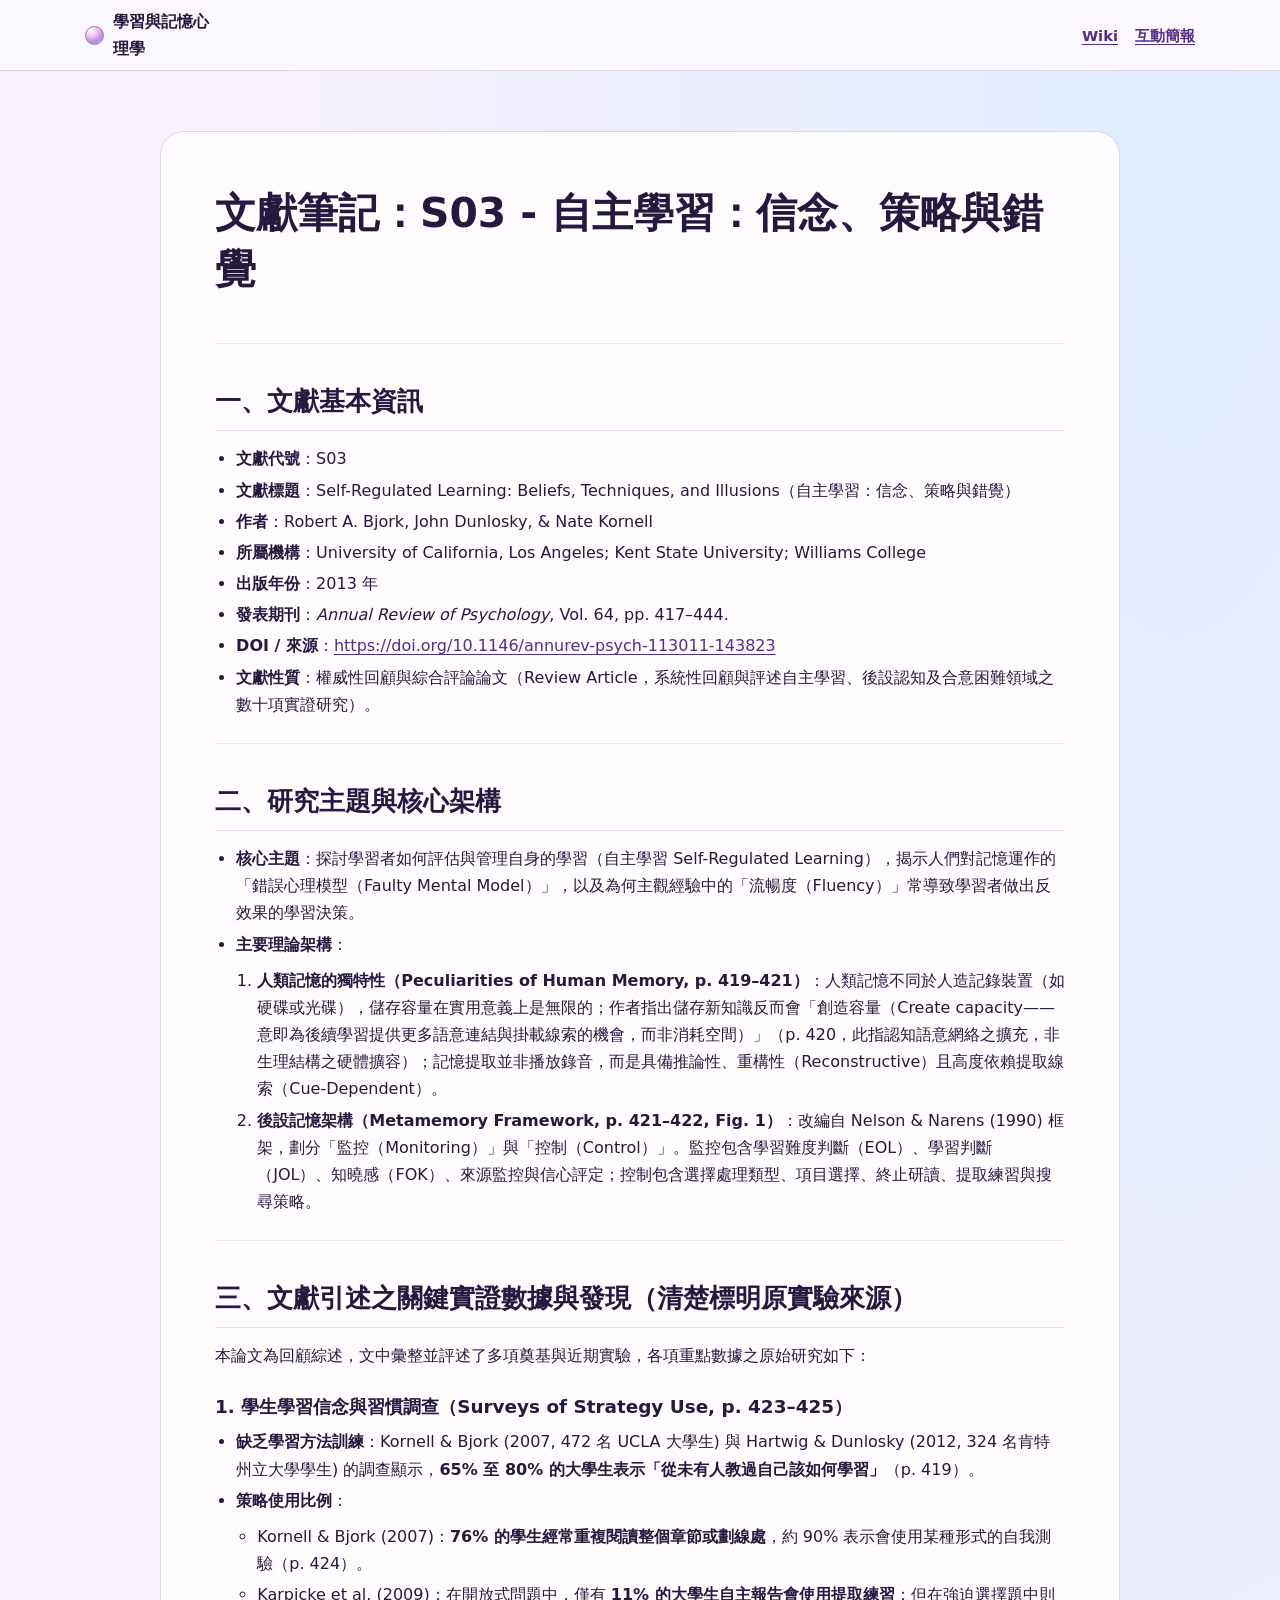
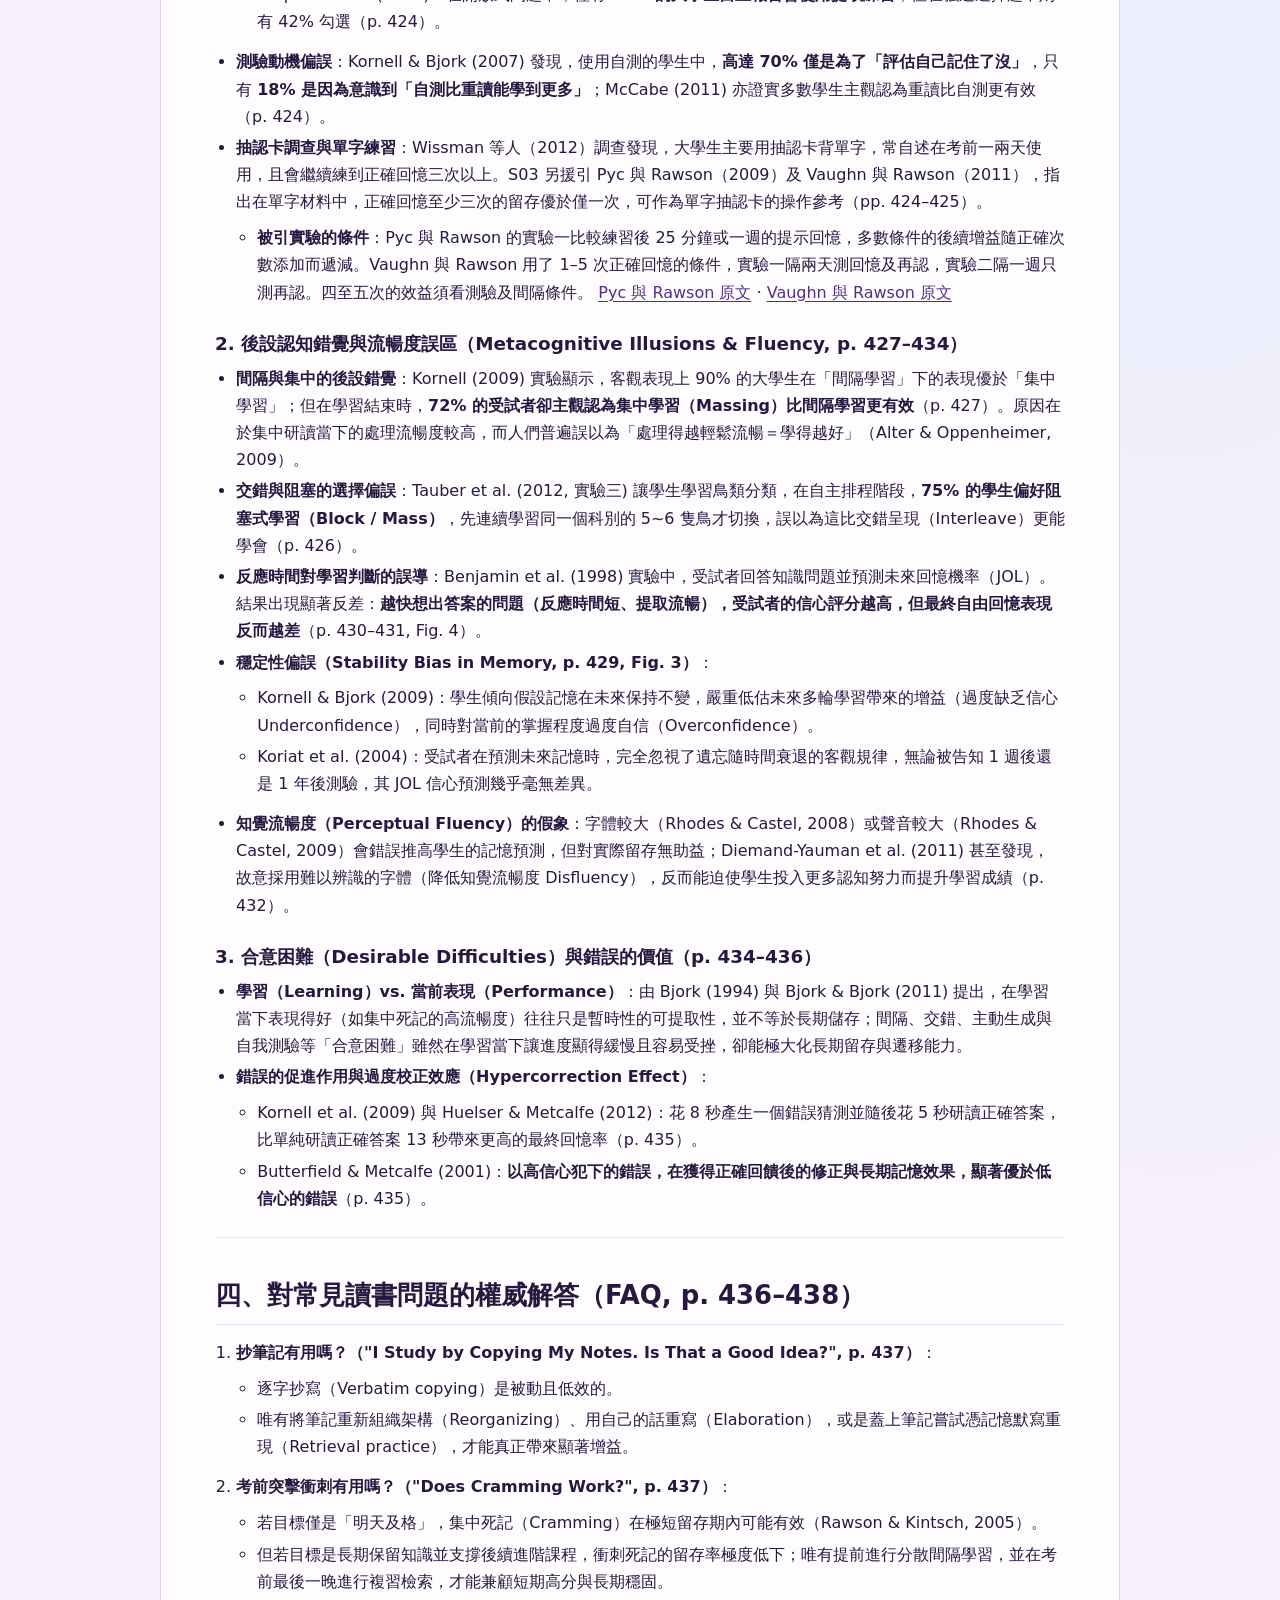
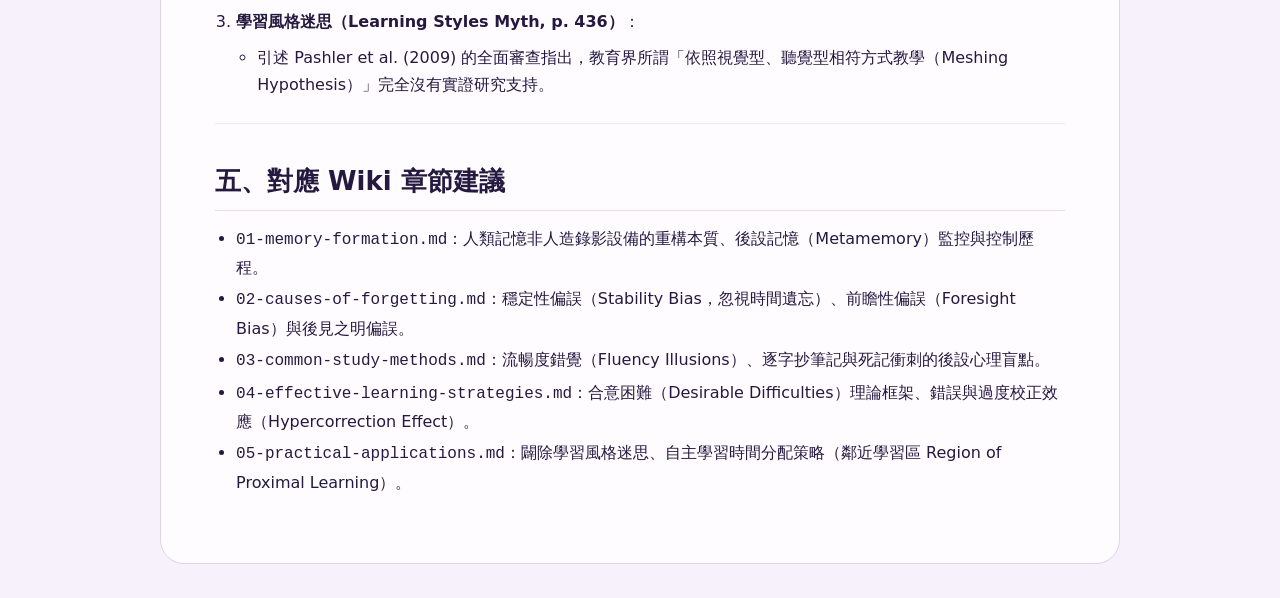
<file: wiki/sources/S03-bjork-dunlosky-kornell-2013.html>
<!doctype html>
<html lang="zh-Hant">
<head>
  <meta charset="utf-8">
  <meta name="viewport" content="width=device-width, initial-scale=1">
  <title>文獻筆記：S03 - 自主學習：信念、策略與錯覺｜學習與記憶心理學</title>
  <link rel="stylesheet" href="../../assets/site.css">
</head>
<body>
  <a class="skip-link" href="#main">跳到內容</a>
  <header class="masthead">
    <div class="masthead-inner">
      <a class="brand" href="../../index.html"><span class="orb" aria-hidden="true"></span>學習與記憶心理學</a>
      <nav aria-label="網站導覽"><a href="../index.html">Wiki</a><a href="../../slides/index.html">互動簡報</a></nav>
    </div>
  </header>
  <main id="main" class="wiki-page">
    <article><h1>文獻筆記：S03 - 自主學習：信念、策略與錯覺</h1>
<hr />
<h2>一、文獻基本資訊</h2>
<ul>
<li><strong>文獻代號</strong>：S03</li>
<li><strong>文獻標題</strong>：Self-Regulated Learning: Beliefs, Techniques, and Illusions（自主學習：信念、策略與錯覺）</li>
<li><strong>作者</strong>：Robert A. Bjork, John Dunlosky, &amp; Nate Kornell</li>
<li><strong>所屬機構</strong>：University of California, Los Angeles; Kent State University; Williams College</li>
<li><strong>出版年份</strong>：2013 年</li>
<li><strong>發表期刊</strong>：<em>Annual Review of Psychology</em>, Vol. 64, pp. 417–444.</li>
<li><strong>DOI / 來源</strong>：<a href="https://doi.org/10.1146/annurev-psych-113011-143823">https://doi.org/10.1146/annurev-psych-113011-143823</a></li>
<li><strong>文獻性質</strong>：權威性回顧與綜合評論論文（Review Article，系統性回顧與評述自主學習、後設認知及合意困難領域之數十項實證研究）。</li>
</ul>
<hr />
<h2>二、研究主題與核心架構</h2>
<ul>
<li><strong>核心主題</strong>：探討學習者如何評估與管理自身的學習（自主學習 Self-Regulated Learning），揭示人們對記憶運作的「錯誤心理模型（Faulty Mental Model）」，以及為何主觀經驗中的「流暢度（Fluency）」常導致學習者做出反效果的學習決策。</li>
<li><strong>主要理論架構</strong>：<ol>
<li><strong>人類記憶的獨特性（Peculiarities of Human Memory, p. 419–421）</strong>：人類記憶不同於人造記錄裝置（如硬碟或光碟），儲存容量在實用意義上是無限的；作者指出儲存新知識反而會「創造容量（Create capacity——意即為後續學習提供更多語意連結與掛載線索的機會，而非消耗空間）」（p. 420，此指認知語意網絡之擴充，非生理結構之硬體擴容）；記憶提取並非播放錄音，而是具備推論性、重構性（Reconstructive）且高度依賴提取線索（Cue-Dependent）。</li>
<li><strong>後設記憶架構（Metamemory Framework, p. 421–422, Fig. 1）</strong>：改編自 Nelson &amp; Narens (1990) 框架，劃分「監控（Monitoring）」與「控制（Control）」。監控包含學習難度判斷（EOL）、學習判斷（JOL）、知曉感（FOK）、來源監控與信心評定；控制包含選擇處理類型、項目選擇、終止研讀、提取練習與搜尋策略。</li>
</ol>
</li>
</ul>
<hr />
<h2>三、文獻引述之關鍵實證數據與發現（清楚標明原實驗來源）</h2>
<p>本論文為回顧綜述，文中彙整並評述了多項奠基與近期實驗，各項重點數據之原始研究如下：</p>
<h3>1. 學生學習信念與習慣調查（Surveys of Strategy Use, p. 423–425）</h3>
<ul>
<li><strong>缺乏學習方法訓練</strong>：Kornell &amp; Bjork (2007, 472 名 UCLA 大學生) 與 Hartwig &amp; Dunlosky (2012, 324 名肯特州立大學學生) 的調查顯示，<strong>65% 至 80% 的大學生表示「從未有人教過自己該如何學習」</strong>（p. 419）。</li>
<li><strong>策略使用比例</strong>：<ul>
<li>Kornell &amp; Bjork (2007)：<strong>76% 的學生經常重複閱讀整個章節或劃線處</strong>，約 90% 表示會使用某種形式的自我測驗（p. 424）。</li>
<li>Karpicke et al. (2009)：在開放式問題中，僅有 <strong>11% 的大學生自主報告會使用提取練習</strong>；但在強迫選擇題中則有 42% 勾選（p. 424）。</li>
</ul>
</li>
<li><strong>測驗動機偏誤</strong>：Kornell &amp; Bjork (2007) 發現，使用自測的學生中，<strong>高達 70% 僅是為了「評估自己記住了沒」</strong>，只有 <strong>18% 是因為意識到「自測比重讀能學到更多」</strong>；McCabe (2011) 亦證實多數學生主觀認為重讀比自測更有效（p. 424）。</li>
<li><strong>抽認卡調查與單字練習</strong>：Wissman 等人（2012）調查發現，大學生主要用抽認卡背單字，常自述在考前一兩天使用，且會繼續練到正確回憶三次以上。S03 另援引 Pyc 與 Rawson（2009）及 Vaughn 與 Rawson（2011），指出在單字材料中，正確回憶至少三次的留存優於僅一次，可作為單字抽認卡的操作參考（pp. 424–425）。<ul>
<li><strong>被引實驗的條件</strong>：Pyc 與 Rawson 的實驗一比較練習後 25 分鐘或一週的提示回憶，多數條件的後續增益隨正確次數添加而遞減。Vaughn 與 Rawson 用了 1–5 次正確回憶的條件，實驗一隔兩天測回憶及再認，實驗二隔一週只測再認。四至五次的效益須看測驗及間隔條件。 <a href="https://andymatuschak.org/prompts/Pyc2009.pdf">Pyc 與 Rawson 原文</a> · <a href="https://doi.org/10.1177/0956797611417724">Vaughn 與 Rawson 原文</a></li>
</ul>
</li>
</ul>
<h3>2. 後設認知錯覺與流暢度誤區（Metacognitive Illusions &amp; Fluency, p. 427–434）</h3>
<ul>
<li><strong>間隔與集中的後設錯覺</strong>：Kornell (2009) 實驗顯示，客觀表現上 90% 的大學生在「間隔學習」下的表現優於「集中學習」；但在學習結束時，<strong>72% 的受試者卻主觀認為集中學習（Massing）比間隔學習更有效</strong>（p. 427）。原因在於集中研讀當下的處理流暢度較高，而人們普遍誤以為「處理得越輕鬆流暢＝學得越好」（Alter &amp; Oppenheimer, 2009）。</li>
<li><strong>交錯與阻塞的選擇偏誤</strong>：Tauber et al. (2012, 實驗三) 讓學生學習鳥類分類，在自主排程階段，<strong>75% 的學生偏好阻塞式學習（Block / Mass）</strong>，先連續學習同一個科別的 5~6 隻鳥才切換，誤以為這比交錯呈現（Interleave）更能學會（p. 426）。</li>
<li><span class="line-anchor" id="L43"></span> <strong>反應時間對學習判斷的誤導</strong>：Benjamin et al. (1998) 實驗中，受試者回答知識問題並預測未來回憶機率（JOL）。結果出現顯著反差：<strong>越快想出答案的問題（反應時間短、提取流暢），受試者的信心評分越高，但最終自由回憶表現反而越差</strong>（p. 430–431, Fig. 4）。</li>
<li><strong>穩定性偏誤（Stability Bias in Memory, p. 429, Fig. 3）</strong>：<ul>
<li>Kornell &amp; Bjork (2009)：學生傾向假設記憶在未來保持不變，嚴重低估未來多輪學習帶來的增益（過度缺乏信心 Underconfidence），同時對當前的掌握程度過度自信（Overconfidence）。</li>
<li>Koriat et al. (2004)：受試者在預測未來記憶時，完全忽視了遺忘隨時間衰退的客觀規律，無論被告知 1 週後還是 1 年後測驗，其 JOL 信心預測幾乎毫無差異。</li>
</ul>
</li>
<li><strong>知覺流暢度（Perceptual Fluency）的假象</strong>：字體較大（Rhodes &amp; Castel, 2008）或聲音較大（Rhodes &amp; Castel, 2009）會錯誤推高學生的記憶預測，但對實際留存無助益；Diemand-Yauman et al. (2011) 甚至發現，故意採用難以辨識的字體（降低知覺流暢度 Disfluency），反而能迫使學生投入更多認知努力而提升學習成績（p. 432）。</li>
</ul>
<h3>3. 合意困難（Desirable Difficulties）與錯誤的價值（p. 434–436）</h3>
<ul>
<li><strong>學習（Learning）vs. 當前表現（Performance）</strong>：由 Bjork (1994) 與 Bjork &amp; Bjork (2011) 提出，在學習當下表現得好（如集中死記的高流暢度）往往只是暫時性的可提取性，並不等於長期儲存；間隔、交錯、主動生成與自我測驗等「合意困難」雖然在學習當下讓進度顯得緩慢且容易受挫，卻能極大化長期留存與遷移能力。</li>
<li><strong>錯誤的促進作用與過度校正效應（Hypercorrection Effect）</strong>：<ul>
<li>Kornell et al. (2009) 與 Huelser &amp; Metcalfe (2012)：花 8 秒產生一個錯誤猜測並隨後花 5 秒研讀正確答案，比單純研讀正確答案 13 秒帶來更高的最終回憶率（p. 435）。</li>
<li>Butterfield &amp; Metcalfe (2001)：<strong>以高信心犯下的錯誤，在獲得正確回饋後的修正與長期記憶效果，顯著優於低信心的錯誤</strong>（p. 435）。</li>
</ul>
</li>
</ul>
<hr />
<h2>四、對常見讀書問題的權威解答（FAQ, p. 436–438）</h2>
<ol>
<li><strong>抄筆記有用嗎？（&quot;I Study by Copying My Notes. Is That a Good Idea?&quot;, p. 437）</strong>：<ul>
<li>逐字抄寫（Verbatim copying）是被動且低效的。</li>
<li>唯有將筆記重新組織架構（Reorganizing）、用自己的話重寫（Elaboration），或是蓋上筆記嘗試憑記憶默寫重現（Retrieval practice），才能真正帶來顯著增益。</li>
</ul>
</li>
<li><strong>考前突擊衝刺有用嗎？（&quot;Does Cramming Work?&quot;, p. 437）</strong>：<ul>
<li>若目標僅是「明天及格」，集中死記（Cramming）在極短留存期內可能有效（Rawson &amp; Kintsch, 2005）。</li>
<li>但若目標是長期保留知識並支撐後續進階課程，衝刺死記的留存率極度低下；唯有提前進行分散間隔學習，並在考前最後一晚進行複習檢索，才能兼顧短期高分與長期穩固。</li>
</ul>
</li>
<li><strong>學習風格迷思（Learning Styles Myth, p. 436）</strong>：<ul>
<li>引述 Pashler et al. (2009) 的全面審查指出，教育界所謂「依照視覺型、聽覺型相符方式教學（Meshing Hypothesis）」完全沒有實證研究支持。</li>
</ul>
</li>
</ol>
<hr />
<h2>五、對應 Wiki 章節建議</h2>
<ul>
<li><code>01-memory-formation.md</code>：人類記憶非人造錄影設備的重構本質、後設記憶（Metamemory）監控與控制歷程。</li>
<li><code>02-causes-of-forgetting.md</code>：穩定性偏誤（Stability Bias，忽視時間遺忘）、前瞻性偏誤（Foresight Bias）與後見之明偏誤。</li>
<li><code>03-common-study-methods.md</code>：流暢度錯覺（Fluency Illusions）、逐字抄筆記與死記衝刺的後設心理盲點。</li>
<li><code>04-effective-learning-strategies.md</code>：合意困難（Desirable Difficulties）理論框架、錯誤與過度校正效應（Hypercorrection Effect）。</li>
<li><code>05-practical-applications.md</code>：闢除學習風格迷思、自主學習時間分配策略（鄰近學習區 Region of Proximal Learning）。</li>
</ul>
</article>
  </main>
</body>
</html>
</file>
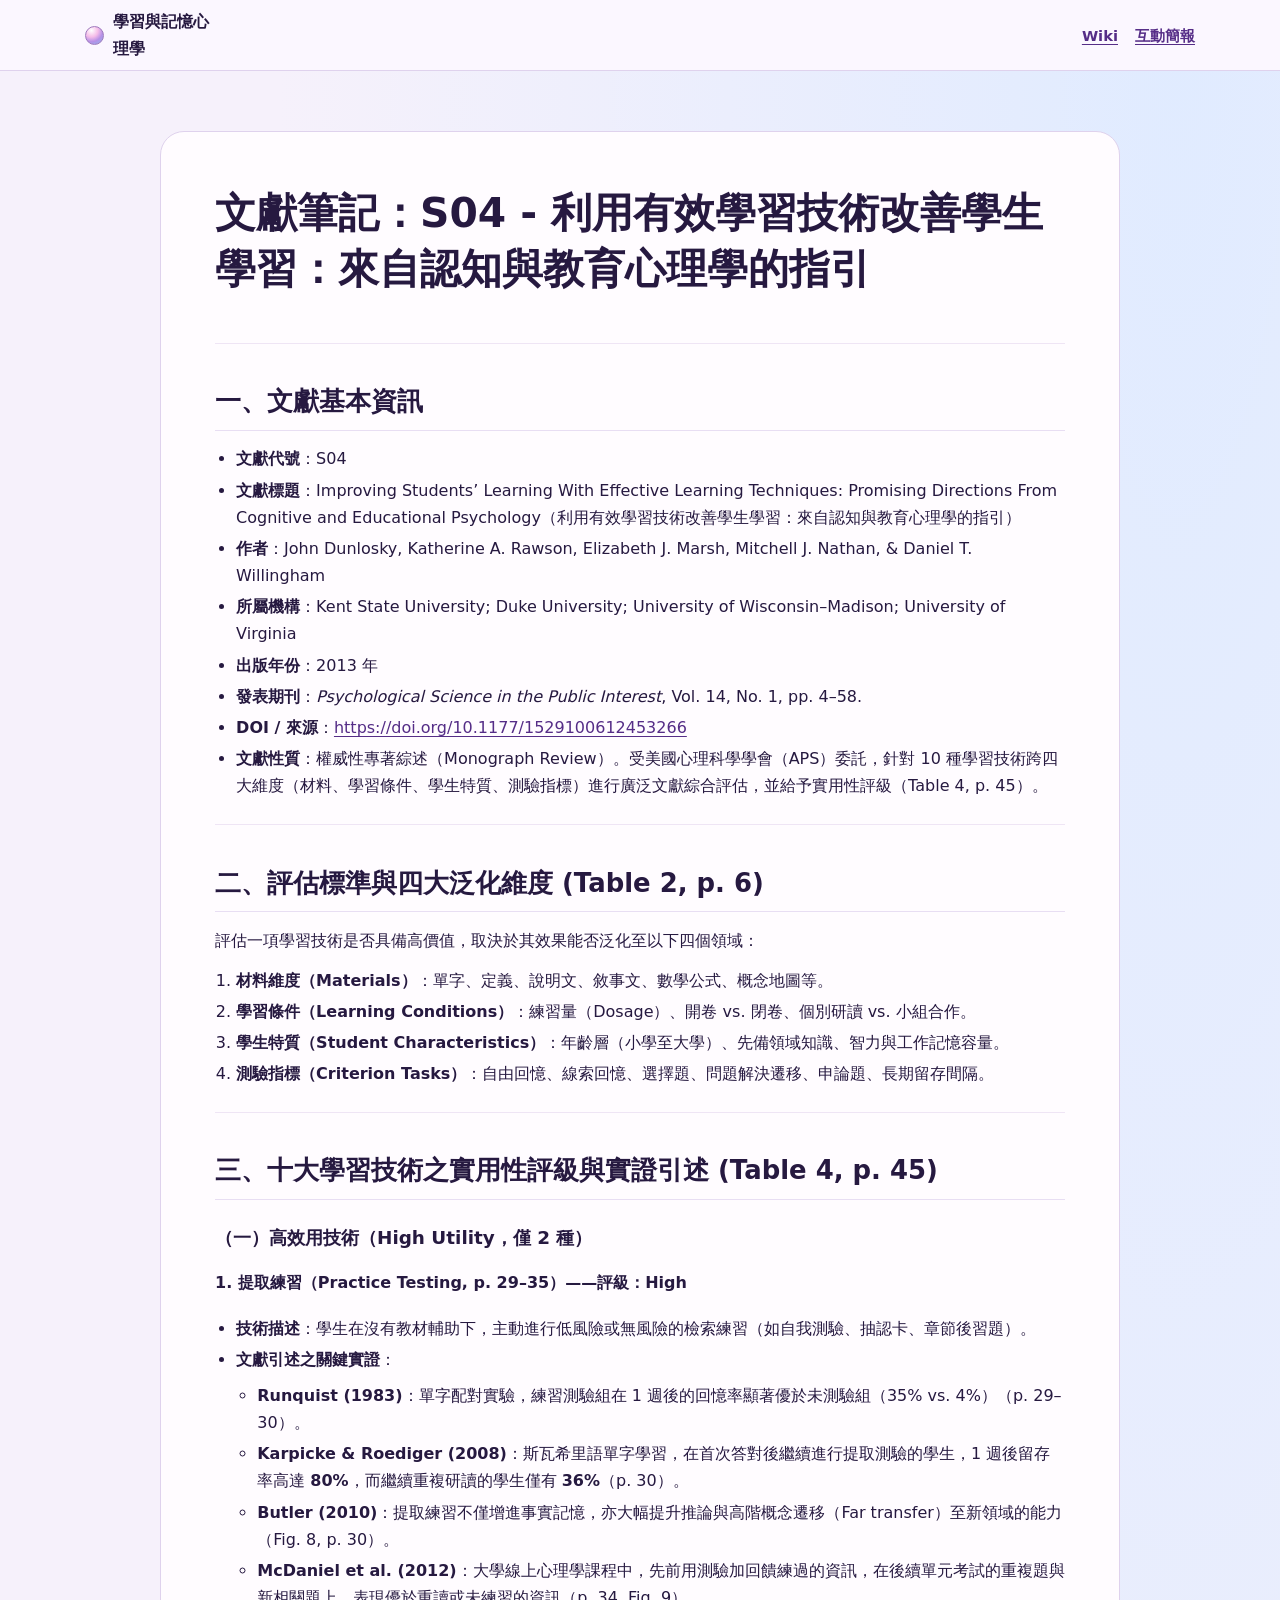
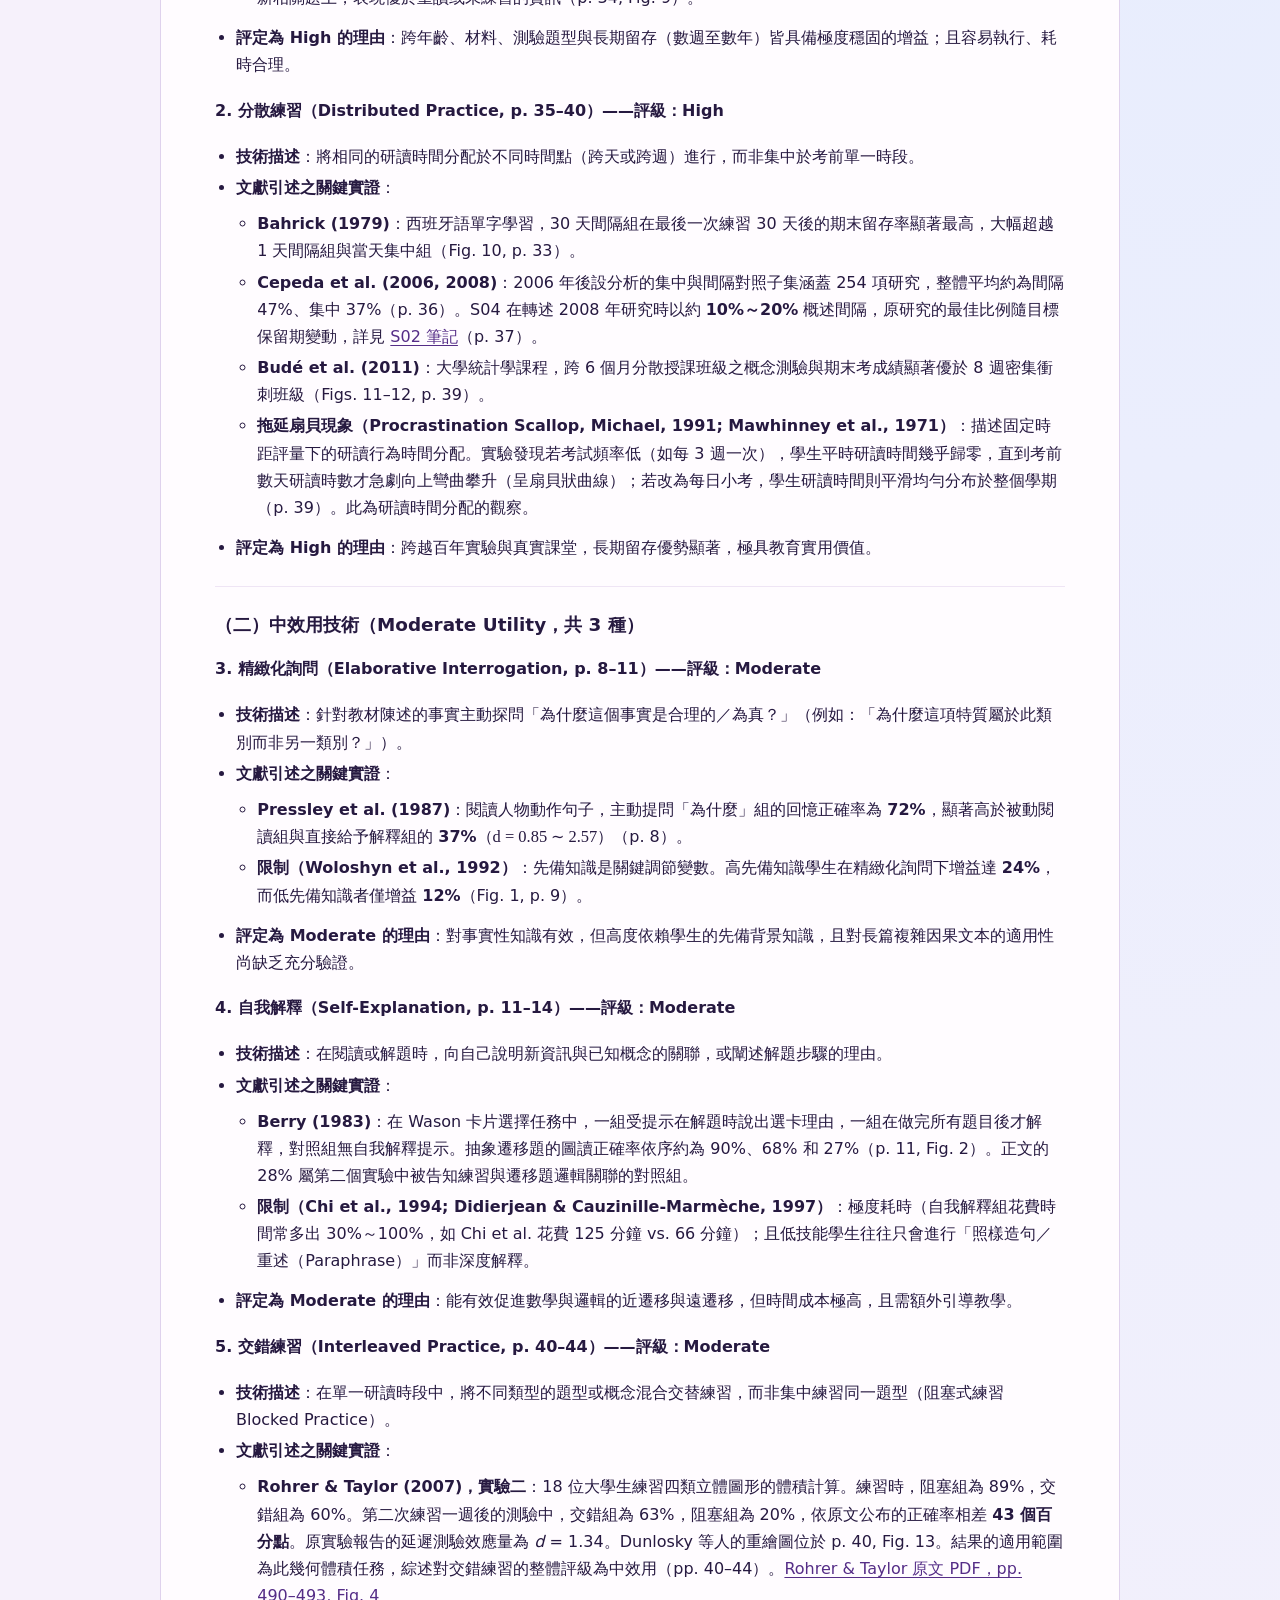
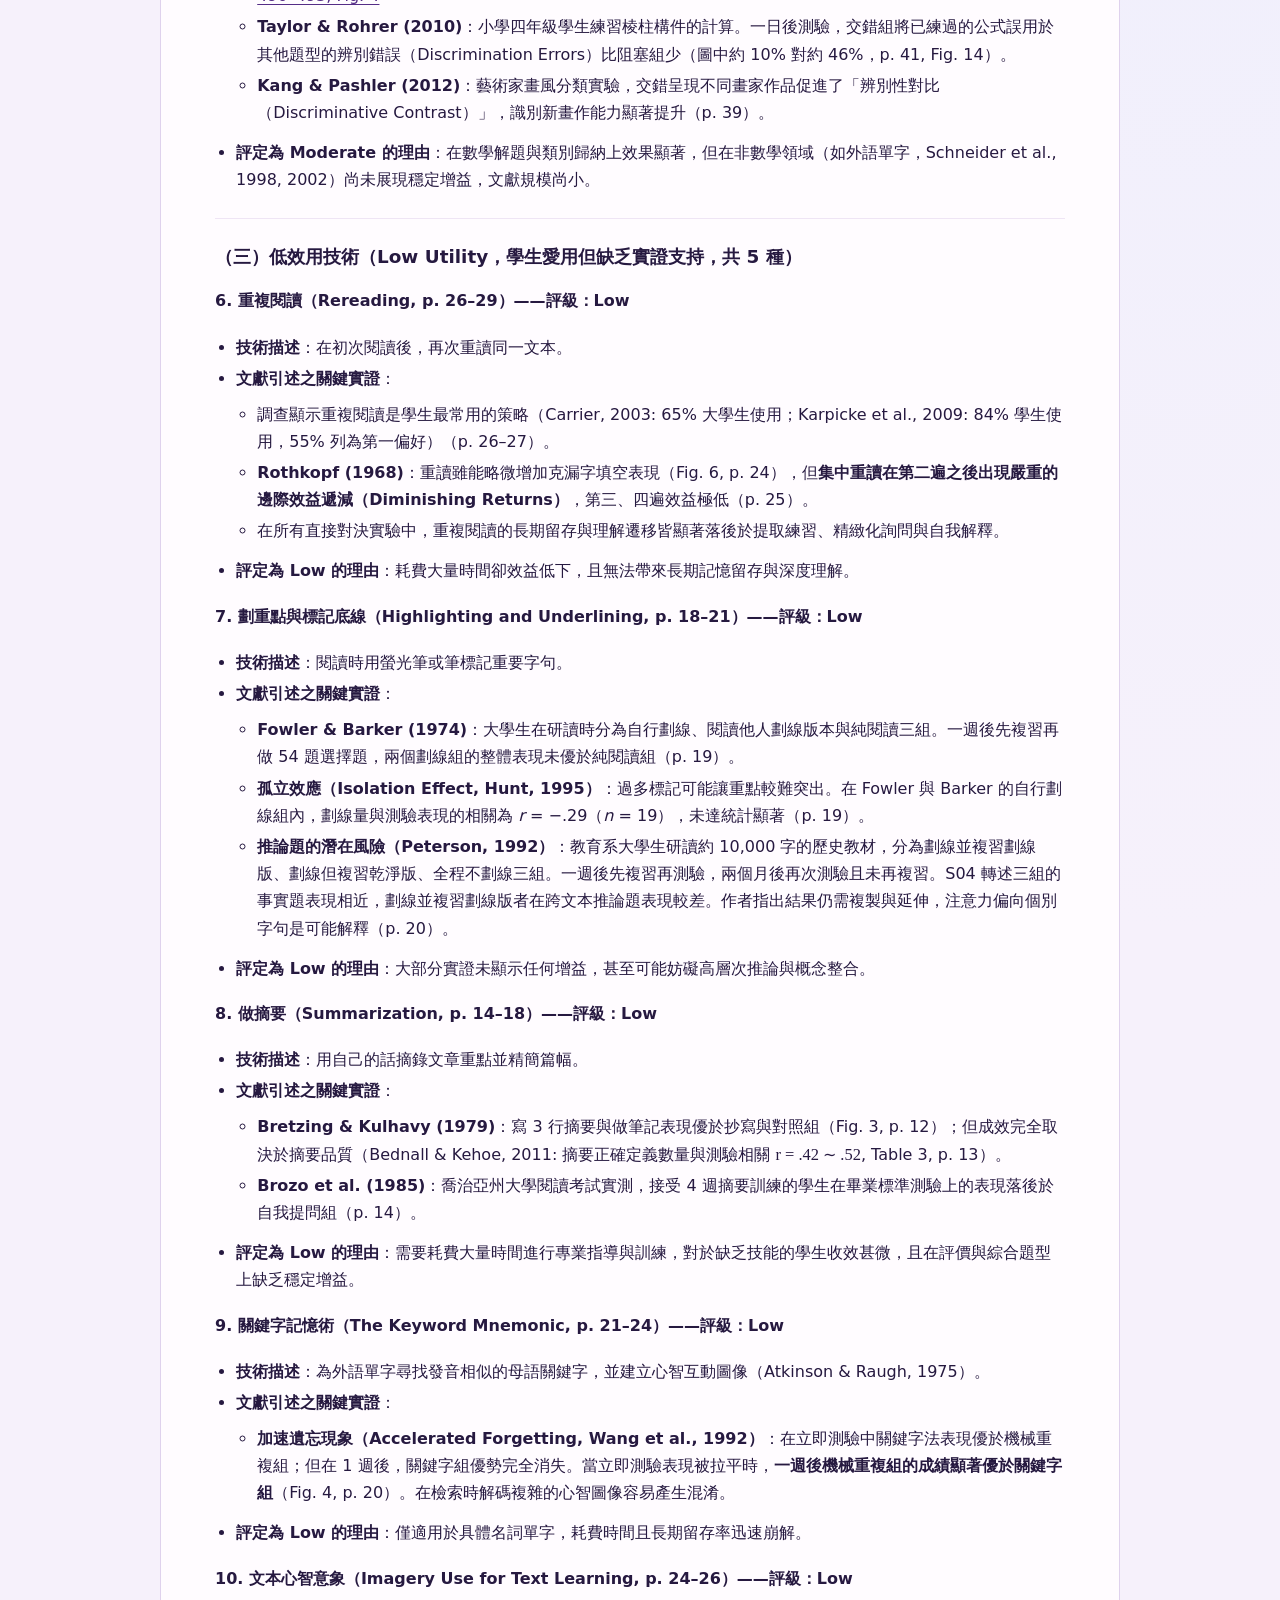
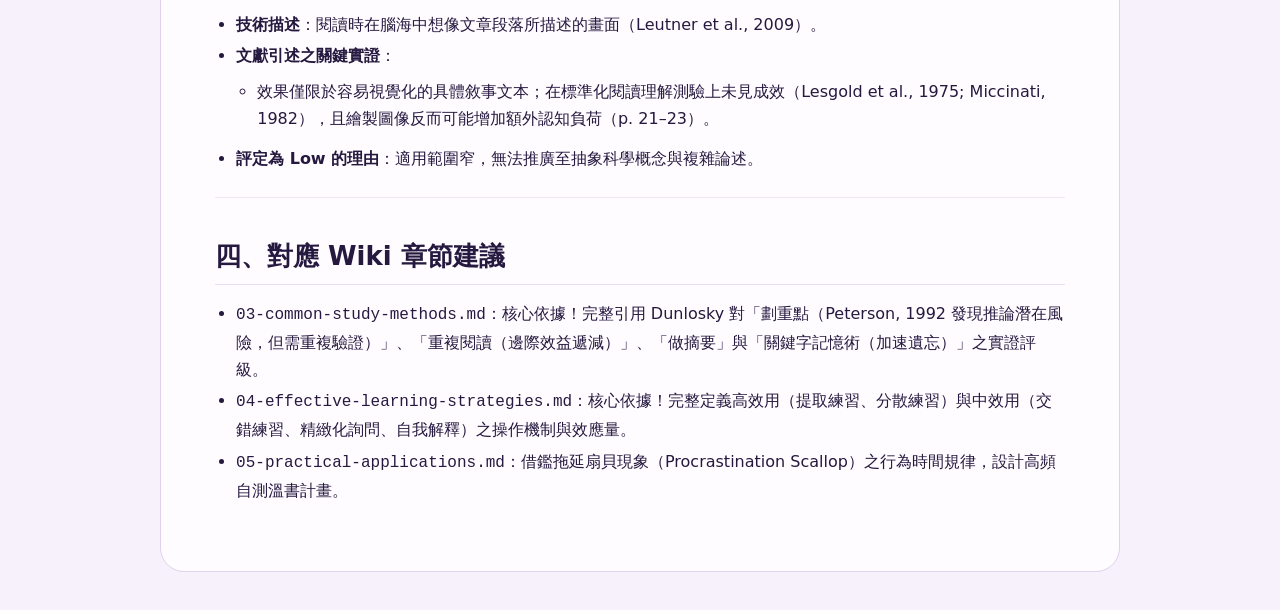
<file: wiki/sources/S04-dunlosky-et-al-2013.html>
<!doctype html>
<html lang="zh-Hant">
<head>
  <meta charset="utf-8">
  <meta name="viewport" content="width=device-width, initial-scale=1">
  <title>文獻筆記：S04 - 利用有效學習技術改善學生學習：來自認知與教育心理學的指引｜學習與記憶心理學</title>
  <link rel="stylesheet" href="../../assets/site.css">
</head>
<body>
  <a class="skip-link" href="#main">跳到內容</a>
  <header class="masthead">
    <div class="masthead-inner">
      <a class="brand" href="../../index.html"><span class="orb" aria-hidden="true"></span>學習與記憶心理學</a>
      <nav aria-label="網站導覽"><a href="../index.html">Wiki</a><a href="../../slides/index.html">互動簡報</a></nav>
    </div>
  </header>
  <main id="main" class="wiki-page">
    <article><h1>文獻筆記：S04 - 利用有效學習技術改善學生學習：來自認知與教育心理學的指引</h1>
<hr />
<h2>一、文獻基本資訊</h2>
<ul>
<li><strong>文獻代號</strong>：S04</li>
<li><strong>文獻標題</strong>：Improving Students’ Learning With Effective Learning Techniques: Promising Directions From Cognitive and Educational Psychology（利用有效學習技術改善學生學習：來自認知與教育心理學的指引）</li>
<li><strong>作者</strong>：John Dunlosky, Katherine A. Rawson, Elizabeth J. Marsh, Mitchell J. Nathan, &amp; Daniel T. Willingham</li>
<li><strong>所屬機構</strong>：Kent State University; Duke University; University of Wisconsin–Madison; University of Virginia</li>
<li><strong>出版年份</strong>：2013 年</li>
<li><strong>發表期刊</strong>：<em>Psychological Science in the Public Interest</em>, Vol. 14, No. 1, pp. 4–58.</li>
<li><strong>DOI / 來源</strong>：<a href="https://doi.org/10.1177/1529100612453266">https://doi.org/10.1177/1529100612453266</a></li>
<li><strong>文獻性質</strong>：權威性專著綜述（Monograph Review）。受美國心理科學學會（APS）委託，針對 10 種學習技術跨四大維度（材料、學習條件、學生特質、測驗指標）進行廣泛文獻綜合評估，並給予實用性評級（Table 4, p. 45）。</li>
</ul>
<hr />
<h2>二、評估標準與四大泛化維度 (Table 2, p. 6)</h2>
<p>評估一項學習技術是否具備高價值，取決於其效果能否泛化至以下四個領域：</p>
<ol>
<li><strong>材料維度（Materials）</strong>：單字、定義、說明文、敘事文、數學公式、概念地圖等。</li>
<li><strong>學習條件（Learning Conditions）</strong>：練習量（Dosage）、開卷 vs. 閉卷、個別研讀 vs. 小組合作。</li>
<li><strong>學生特質（Student Characteristics）</strong>：年齡層（小學至大學）、先備領域知識、智力與工作記憶容量。</li>
<li><strong>測驗指標（Criterion Tasks）</strong>：自由回憶、線索回憶、選擇題、問題解決遷移、申論題、長期留存間隔。</li>
</ol>
<hr />
<h2>三、十大學習技術之實用性評級與實證引述 (Table 4, p. 45)</h2>
<h3>（一）高效用技術（High Utility，僅 2 種）</h3>
<h4>1. 提取練習（Practice Testing, p. 29–35）——評級：High</h4>
<ul>
<li><strong>技術描述</strong>：學生在沒有教材輔助下，主動進行低風險或無風險的檢索練習（如自我測驗、抽認卡、章節後習題）。</li>
<li><strong>文獻引述之關鍵實證</strong>：<ul>
<li><strong>Runquist (1983)</strong>：單字配對實驗，練習測驗組在 1 週後的回憶率顯著優於未測驗組（35% vs. 4%）（p. 29–30）。</li>
<li><strong>Karpicke &amp; Roediger (2008)</strong>：斯瓦希里語單字學習，在首次答對後繼續進行提取測驗的學生，1 週後留存率高達 <strong>80%</strong>，而繼續重複研讀的學生僅有 <strong>36%</strong>（p. 30）。</li>
<li><strong>Butler (2010)</strong>：提取練習不僅增進事實記憶，亦大幅提升推論與高階概念遷移（Far transfer）至新領域的能力（Fig. 8, p. 30）。</li>
<li><strong>McDaniel et al. (2012)</strong>：大學線上心理學課程中，先前用測驗加回饋練過的資訊，在後續單元考試的重複題與新相關題上，表現優於重讀或未練習的資訊（p. 34, Fig. 9）。</li>
</ul>
</li>
<li><strong>評定為 High 的理由</strong>：跨年齡、材料、測驗題型與長期留存（數週至數年）皆具備極度穩固的增益；且容易執行、耗時合理。</li>
</ul>
<h4>2. 分散練習（Distributed Practice, p. 35–40）——評級：High</h4>
<ul>
<li><strong>技術描述</strong>：將相同的研讀時間分配於不同時間點（跨天或跨週）進行，而非集中於考前單一時段。</li>
<li><strong>文獻引述之關鍵實證</strong>：<ul>
<li><strong>Bahrick (1979)</strong>：西班牙語單字學習，30 天間隔組在最後一次練習 30 天後的期末留存率顯著最高，大幅超越 1 天間隔組與當天集中組（Fig. 10, p. 33）。</li>
<li><strong>Cepeda et al. (2006, 2008)</strong>：2006 年後設分析的集中與間隔對照子集涵蓋 254 項研究，整體平均約為間隔 47%、集中 37%（p. 36）。S04 在轉述 2008 年研究時以約 <strong>10%～20%</strong> 概述間隔，原研究的最佳比例隨目標保留期變動，詳見 <a href="S02-cepeda-et-al-2006.html">S02 筆記</a>（p. 37）。</li>
<li><strong>Budé et al. (2011)</strong>：大學統計學課程，跨 6 個月分散授課班級之概念測驗與期末考成績顯著優於 8 週密集衝刺班級（Figs. 11–12, p. 39）。</li>
<li><strong>拖延扇貝現象（Procrastination Scallop, Michael, 1991; Mawhinney et al., 1971）</strong>：描述固定時距評量下的研讀行為時間分配。實驗發現若考試頻率低（如每 3 週一次），學生平時研讀時間幾乎歸零，直到考前數天研讀時數才急劇向上彎曲攀升（呈扇貝狀曲線）；若改為每日小考，學生研讀時間則平滑均勻分布於整個學期（p. 39）。此為研讀時間分配的觀察。</li>
</ul>
</li>
<li><strong>評定為 High 的理由</strong>：跨越百年實驗與真實課堂，長期留存優勢顯著，極具教育實用價值。</li>
</ul>
<hr />
<h3>（二）中效用技術（Moderate Utility，共 3 種）</h3>
<h4>3. 精緻化詢問（Elaborative Interrogation, p. 8–11）——評級：Moderate</h4>
<ul>
<li><strong>技術描述</strong>：針對教材陳述的事實主動探問「為什麼這個事實是合理的／為真？」（例如：「為什麼這項特質屬於此類別而非另一類別？」）。</li>
<li><strong>文獻引述之關鍵實證</strong>：<ul>
<li><strong>Pressley et al. (1987)</strong>：閱讀人物動作句子，主動提問「為什麼」組的回憶正確率為 <strong>72%</strong>，顯著高於被動閱讀組與直接給予解釋組的 <strong>37%</strong>（<span class="math">d = 0.85 ∼ 2.57</span>）（p. 8）。</li>
<li><strong>限制（Woloshyn et al., 1992）</strong>：先備知識是關鍵調節變數。高先備知識學生在精緻化詢問下增益達 <strong>24%</strong>，而低先備知識者僅增益 <strong>12%</strong>（Fig. 1, p. 9）。</li>
</ul>
</li>
<li><strong>評定為 Moderate 的理由</strong>：對事實性知識有效，但高度依賴學生的先備背景知識，且對長篇複雜因果文本的適用性尚缺乏充分驗證。</li>
</ul>
<h4>4. 自我解釋（Self-Explanation, p. 11–14）——評級：Moderate</h4>
<ul>
<li><strong>技術描述</strong>：在閱讀或解題時，向自己說明新資訊與已知概念的關聯，或闡述解題步驟的理由。</li>
<li><strong>文獻引述之關鍵實證</strong>：<ul>
<li><strong>Berry (1983)</strong>：在 Wason 卡片選擇任務中，一組受提示在解題時說出選卡理由，一組在做完所有題目後才解釋，對照組無自我解釋提示。抽象遷移題的圖讀正確率依序約為 90%、68% 和 27%（p. 11, Fig. 2）。正文的 28% 屬第二個實驗中被告知練習與遷移題邏輯關聯的對照組。</li>
<li><strong>限制（Chi et al., 1994; Didierjean &amp; Cauzinille-Marmèche, 1997）</strong>：極度耗時（自我解釋組花費時間常多出 30%～100%，如 Chi et al. 花費 125 分鐘 vs. 66 分鐘）；且低技能學生往往只會進行「照樣造句／重述（Paraphrase）」而非深度解釋。</li>
</ul>
</li>
<li><strong>評定為 Moderate 的理由</strong>：能有效促進數學與邏輯的近遷移與遠遷移，但時間成本極高，且需額外引導教學。</li>
</ul>
<h4>5. 交錯練習（Interleaved Practice, p. 40–44）——評級：Moderate</h4>
<ul>
<li><strong>技術描述</strong>：在單一研讀時段中，將不同類型的題型或概念混合交替練習，而非集中練習同一題型（阻塞式練習 Blocked Practice）。</li>
<li><strong>文獻引述之關鍵實證</strong>：<ul>
<li><span class="line-anchor" id="L71"></span> <strong>Rohrer &amp; Taylor (2007)，實驗二</strong>：18 位大學生練習四類立體圖形的體積計算。練習時，阻塞組為 89%，交錯組為 60%。第二次練習一週後的測驗中，交錯組為 63%，阻塞組為 20%，依原文公布的正確率相差 <strong>43 個百分點</strong>。原實驗報告的延遲測驗效應量為 <em>d</em> = 1.34。Dunlosky 等人的重繪圖位於 p. 40, Fig. 13。結果的適用範圍為此幾何體積任務，綜述對交錯練習的整體評級為中效用（pp. 40–44）。<a href="https://gwern.net/doc/psychology/spaced-repetition/2007-rohrer.pdf">Rohrer &amp; Taylor 原文 PDF，pp. 490–493, Fig. 4</a></li>
<li><strong>Taylor &amp; Rohrer (2010)</strong>：小學四年級學生練習棱柱構件的計算。一日後測驗，交錯組將已練過的公式誤用於其他題型的辨別錯誤（Discrimination Errors）比阻塞組少（圖中約 10% 對約 46%，p. 41, Fig. 14）。</li>
<li><strong>Kang &amp; Pashler (2012)</strong>：藝術家畫風分類實驗，交錯呈現不同畫家作品促進了「辨別性對比（Discriminative Contrast）」，識別新畫作能力顯著提升（p. 39）。</li>
</ul>
</li>
<li><strong>評定為 Moderate 的理由</strong>：在數學解題與類別歸納上效果顯著，但在非數學領域（如外語單字，Schneider et al., 1998, 2002）尚未展現穩定增益，文獻規模尚小。</li>
</ul>
<hr />
<h3>（三）低效用技術（Low Utility，學生愛用但缺乏實證支持，共 5 種）</h3>
<h4>6. 重複閱讀（Rereading, p. 26–29）——評級：Low</h4>
<ul>
<li><span class="line-anchor" id="L81"></span> <strong>技術描述</strong>：在初次閱讀後，再次重讀同一文本。</li>
<li><strong>文獻引述之關鍵實證</strong>：<ul>
<li>調查顯示重複閱讀是學生最常用的策略（Carrier, 2003: 65% 大學生使用；Karpicke et al., 2009: 84% 學生使用，55% 列為第一偏好）（p. 26–27）。</li>
<li><strong>Rothkopf (1968)</strong>：重讀雖能略微增加克漏字填空表現（Fig. 6, p. 24），但<strong>集中重讀在第二遍之後出現嚴重的邊際效益遞減（Diminishing Returns）</strong>，第三、四遍效益極低（p. 25）。</li>
<li>在所有直接對決實驗中，重複閱讀的長期留存與理解遷移皆顯著落後於提取練習、精緻化詢問與自我解釋。</li>
</ul>
</li>
<li><strong>評定為 Low 的理由</strong>：耗費大量時間卻效益低下，且無法帶來長期記憶留存與深度理解。</li>
</ul>
<h4>7. 劃重點與標記底線（Highlighting and Underlining, p. 18–21）——評級：Low</h4>
<ul>
<li><strong>技術描述</strong>：閱讀時用螢光筆或筆標記重要字句。</li>
<li><strong>文獻引述之關鍵實證</strong>：<ul>
<li><strong>Fowler &amp; Barker (1974)</strong>：大學生在研讀時分為自行劃線、閱讀他人劃線版本與純閱讀三組。一週後先複習再做 54 題選擇題，兩個劃線組的整體表現未優於純閱讀組（p. 19）。</li>
<li><strong>孤立效應（Isolation Effect, Hunt, 1995）</strong>：過多標記可能讓重點較難突出。在 Fowler 與 Barker 的自行劃線組內，劃線量與測驗表現的相關為 <em>r</em> = −.29（<em>n</em> = 19），未達統計顯著（p. 19）。</li>
<li><strong>推論題的潛在風險（Peterson, 1992）</strong>：教育系大學生研讀約 10,000 字的歷史教材，分為劃線並複習劃線版、劃線但複習乾淨版、全程不劃線三組。一週後先複習再測驗，兩個月後再次測驗且未再複習。S04 轉述三組的事實題表現相近，劃線並複習劃線版者在跨文本推論題表現較差。作者指出結果仍需複製與延伸，注意力偏向個別字句是可能解釋（p. 20）。</li>
</ul>
</li>
<li><strong>評定為 Low 的理由</strong>：大部分實證未顯示任何增益，甚至可能妨礙高層次推論與概念整合。</li>
</ul>
<h4>8. 做摘要（Summarization, p. 14–18）——評級：Low</h4>
<ul>
<li><strong>技術描述</strong>：用自己的話摘錄文章重點並精簡篇幅。</li>
<li><strong>文獻引述之關鍵實證</strong>：<ul>
<li><strong>Bretzing &amp; Kulhavy (1979)</strong>：寫 3 行摘要與做筆記表現優於抄寫與對照組（Fig. 3, p. 12）；但成效完全取決於摘要品質（Bednall &amp; Kehoe, 2011: 摘要正確定義數量與測驗相關 <span class="math">r = .42 ∼ .52</span>, Table 3, p. 13）。</li>
<li><strong>Brozo et al. (1985)</strong>：喬治亞州大學閱讀考試實測，接受 4 週摘要訓練的學生在畢業標準測驗上的表現落後於自我提問組（p. 14）。</li>
</ul>
</li>
<li><strong>評定為 Low 的理由</strong>：需要耗費大量時間進行專業指導與訓練，對於缺乏技能的學生收效甚微，且在評價與綜合題型上缺乏穩定增益。</li>
</ul>
<h4>9. 關鍵字記憶術（The Keyword Mnemonic, p. 21–24）——評級：Low</h4>
<ul>
<li><strong>技術描述</strong>：為外語單字尋找發音相似的母語關鍵字，並建立心智互動圖像（Atkinson &amp; Raugh, 1975）。</li>
<li><strong>文獻引述之關鍵實證</strong>：<ul>
<li><strong>加速遺忘現象（Accelerated Forgetting, Wang et al., 1992）</strong>：在立即測驗中關鍵字法表現優於機械重複組；但在 1 週後，關鍵字組優勢完全消失。當立即測驗表現被拉平時，<strong>一週後機械重複組的成績顯著優於關鍵字組</strong>（Fig. 4, p. 20）。在檢索時解碼複雜的心智圖像容易產生混淆。</li>
</ul>
</li>
<li><strong>評定為 Low 的理由</strong>：僅適用於具體名詞單字，耗費時間且長期留存率迅速崩解。</li>
</ul>
<h4>10. 文本心智意象（Imagery Use for Text Learning, p. 24–26）——評級：Low</h4>
<ul>
<li><strong>技術描述</strong>：閱讀時在腦海中想像文章段落所描述的畫面（Leutner et al., 2009）。</li>
<li><strong>文獻引述之關鍵實證</strong>：<ul>
<li>效果僅限於容易視覺化的具體敘事文本；在標準化閱讀理解測驗上未見成效（Lesgold et al., 1975; Miccinati, 1982），且繪製圖像反而可能增加額外認知負荷（p. 21–23）。</li>
</ul>
</li>
<li><strong>評定為 Low 的理由</strong>：適用範圍窄，無法推廣至抽象科學概念與複雜論述。</li>
</ul>
<hr />
<h2>四、對應 Wiki 章節建議</h2>
<ul>
<li><code>03-common-study-methods.md</code>：核心依據！完整引用 Dunlosky 對「劃重點（Peterson, 1992 發現推論潛在風險，但需重複驗證）」、「重複閱讀（邊際效益遞減）」、「做摘要」與「關鍵字記憶術（加速遺忘）」之實證評級。</li>
<li><code>04-effective-learning-strategies.md</code>：核心依據！完整定義高效用（提取練習、分散練習）與中效用（交錯練習、精緻化詢問、自我解釋）之操作機制與效應量。</li>
<li><code>05-practical-applications.md</code>：借鑑拖延扇貝現象（Procrastination Scallop）之行為時間規律，設計高頻自測溫書計畫。</li>
</ul>
</article>
  </main>
</body>
</html>
</file>
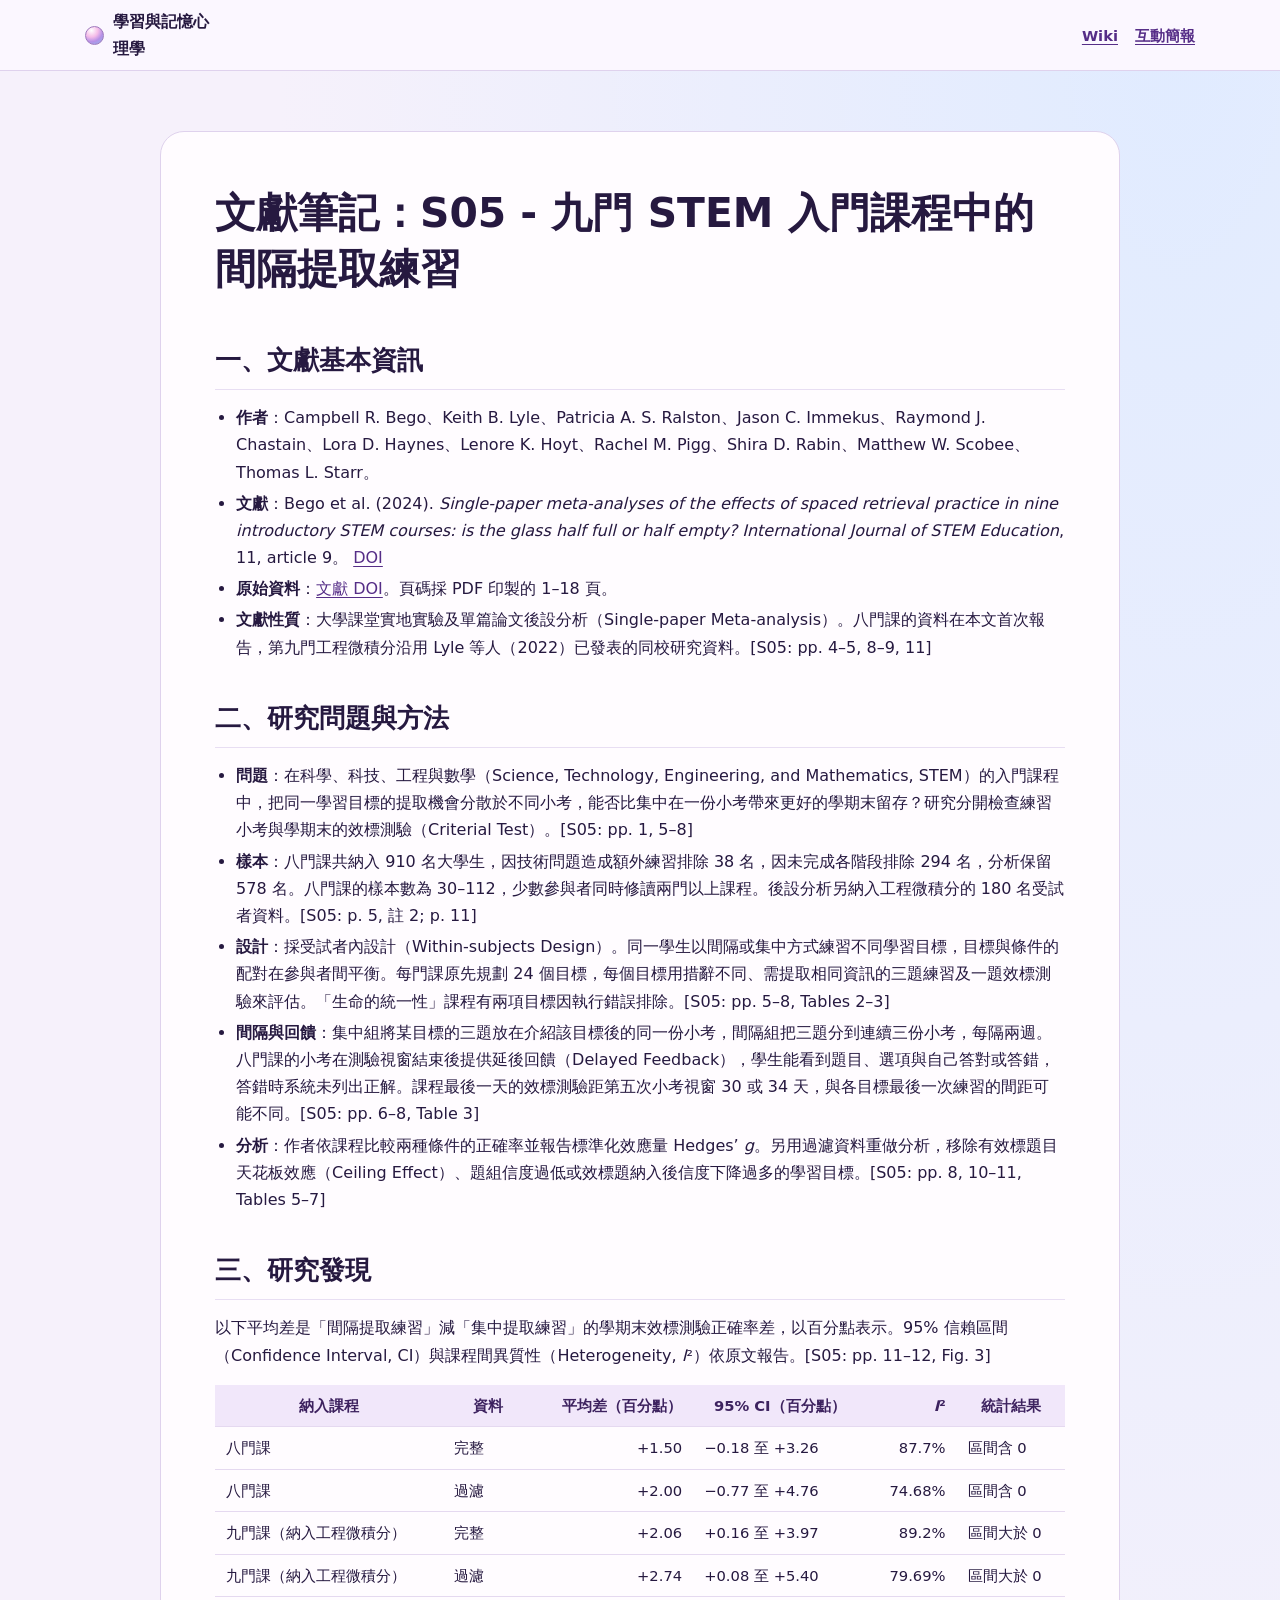
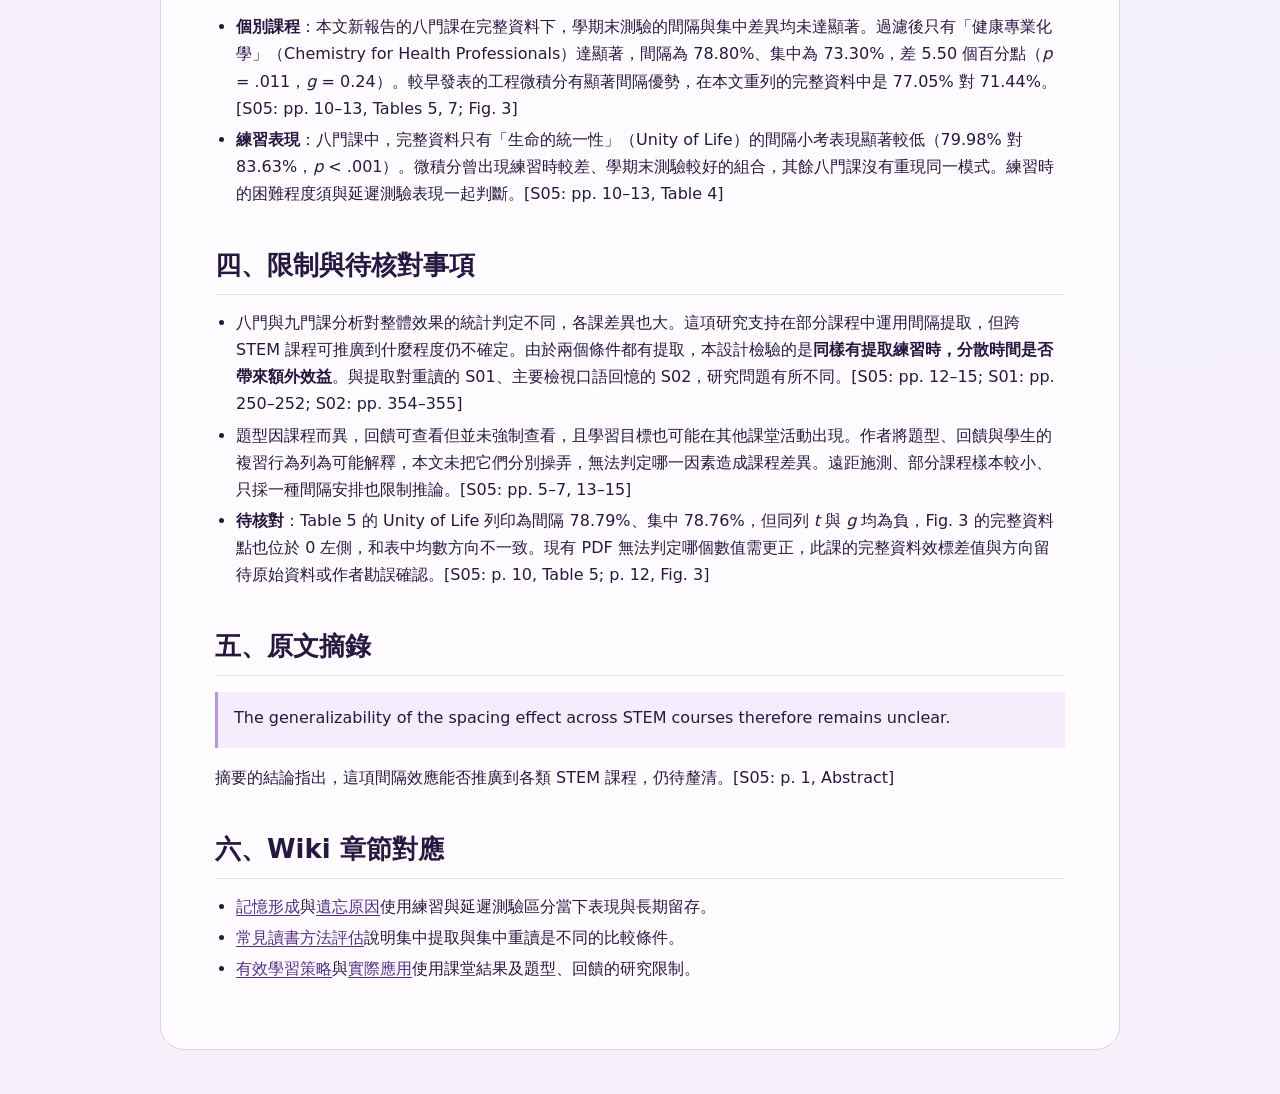
<file: wiki/sources/S05-bego-et-al-2024.html>
<!doctype html>
<html lang="zh-Hant">
<head>
  <meta charset="utf-8">
  <meta name="viewport" content="width=device-width, initial-scale=1">
  <title>文獻筆記：S05 - 九門 STEM 入門課程中的間隔提取練習｜學習與記憶心理學</title>
  <link rel="stylesheet" href="../../assets/site.css">
</head>
<body>
  <a class="skip-link" href="#main">跳到內容</a>
  <header class="masthead">
    <div class="masthead-inner">
      <a class="brand" href="../../index.html"><span class="orb" aria-hidden="true"></span>學習與記憶心理學</a>
      <nav aria-label="網站導覽"><a href="../index.html">Wiki</a><a href="../../slides/index.html">互動簡報</a></nav>
    </div>
  </header>
  <main id="main" class="wiki-page">
    <article><h1>文獻筆記：S05 - 九門 STEM 入門課程中的間隔提取練習</h1>
<h2>一、文獻基本資訊</h2>
<ul>
<li><strong>作者</strong>：Campbell R. Bego、Keith B. Lyle、Patricia A. S. Ralston、Jason C. Immekus、Raymond J. Chastain、Lora D. Haynes、Lenore K. Hoyt、Rachel M. Pigg、Shira D. Rabin、Matthew W. Scobee、Thomas L. Starr。</li>
<li><strong>文獻</strong>：Bego et al. (2024). <em>Single-paper meta-analyses of the effects of spaced retrieval practice in nine introductory STEM courses: is the glass half full or half empty?</em> <em>International Journal of STEM Education</em>, 11, article 9。 <a href="https://doi.org/10.1186/s40594-024-00468-5">DOI</a></li>
<li><strong>原始資料</strong>：<a href="https://doi.org/10.1186/s40594-024-00468-5">文獻 DOI</a>。頁碼採 PDF 印製的 1–18 頁。</li>
<li><strong>文獻性質</strong>：大學課堂實地實驗及單篇論文後設分析（Single-paper Meta-analysis）。八門課的資料在本文首次報告，第九門工程微積分沿用 Lyle 等人（2022）已發表的同校研究資料。[S05: pp. 4–5, 8–9, 11]</li>
</ul>
<h2>二、研究問題與方法</h2>
<ul>
<li><strong>問題</strong>：在科學、科技、工程與數學（Science, Technology, Engineering, and Mathematics, STEM）的入門課程中，把同一學習目標的提取機會分散於不同小考，能否比集中在一份小考帶來更好的學期末留存？研究分開檢查練習小考與學期末的效標測驗（Criterial Test）。[S05: pp. 1, 5–8]</li>
<li><strong>樣本</strong>：八門課共納入 910 名大學生，因技術問題造成額外練習排除 38 名，因未完成各階段排除 294 名，分析保留 578 名。八門課的樣本數為 30–112，少數參與者同時修讀兩門以上課程。後設分析另納入工程微積分的 180 名受試者資料。[S05: p. 5, 註 2; p. 11]</li>
<li><strong>設計</strong>：採受試者內設計（Within-subjects Design）。同一學生以間隔或集中方式練習不同學習目標，目標與條件的配對在參與者間平衡。每門課原先規劃 24 個目標，每個目標用措辭不同、需提取相同資訊的三題練習及一題效標測驗來評估。「生命的統一性」課程有兩項目標因執行錯誤排除。[S05: pp. 5–8, Tables 2–3]</li>
<li><strong>間隔與回饋</strong>：集中組將某目標的三題放在介紹該目標後的同一份小考，間隔組把三題分到連續三份小考，每隔兩週。八門課的小考在測驗視窗結束後提供延後回饋（Delayed Feedback），學生能看到題目、選項與自己答對或答錯，答錯時系統未列出正解。課程最後一天的效標測驗距第五次小考視窗 30 或 34 天，與各目標最後一次練習的間距可能不同。[S05: pp. 6–8, Table 3]</li>
<li><strong>分析</strong>：作者依課程比較兩種條件的正確率並報告標準化效應量 Hedges’ <em>g</em>。另用過濾資料重做分析，移除有效標題目天花板效應（Ceiling Effect）、題組信度過低或效標題納入後信度下降過多的學習目標。[S05: pp. 8, 10–11, Tables 5–7]</li>
</ul>
<h2>三、研究發現</h2>
<p>以下平均差是「間隔提取練習」減「集中提取練習」的學期末效標測驗正確率差，以百分點表示。95% 信賴區間（Confidence Interval, CI）與課程間異質性（Heterogeneity, <em>I</em>²）依原文報告。[S05: pp. 11–12, Fig. 3]</p>
<div class="table-scroll" role="region" aria-label="資料表" tabindex="0">
<table>
<thead>
<tr>
  <th>納入課程</th>
  <th>資料</th>
  <th style="text-align:right">平均差（百分點）</th>
  <th>95% CI（百分點）</th>
  <th style="text-align:right"><em>I</em>²</th>
  <th>統計結果</th>
</tr>
</thead>
<tbody>
<tr>
  <td>八門課</td>
  <td>完整</td>
  <td style="text-align:right">+1.50</td>
  <td>−0.18 至 +3.26</td>
  <td style="text-align:right">87.7%</td>
  <td>區間含 0</td>
</tr>
<tr>
  <td>八門課</td>
  <td>過濾</td>
  <td style="text-align:right">+2.00</td>
  <td>−0.77 至 +4.76</td>
  <td style="text-align:right">74.68%</td>
  <td>區間含 0</td>
</tr>
<tr>
  <td>九門課（納入工程微積分）</td>
  <td>完整</td>
  <td style="text-align:right">+2.06</td>
  <td>+0.16 至 +3.97</td>
  <td style="text-align:right">89.2%</td>
  <td>區間大於 0</td>
</tr>
<tr>
  <td>九門課（納入工程微積分）</td>
  <td>過濾</td>
  <td style="text-align:right">+2.74</td>
  <td>+0.08 至 +5.40</td>
  <td style="text-align:right">79.69%</td>
  <td>區間大於 0</td>
</tr>
</tbody>
</table>
</div>
<ul>
<li><strong>個別課程</strong>：本文新報告的八門課在完整資料下，學期末測驗的間隔與集中差異均未達顯著。過濾後只有「健康專業化學」（Chemistry for Health Professionals）達顯著，間隔為 78.80%、集中為 73.30%，差 5.50 個百分點（<em>p</em> = .011，<em>g</em> = 0.24）。較早發表的工程微積分有顯著間隔優勢，在本文重列的完整資料中是 77.05% 對 71.44%。[S05: pp. 10–13, Tables 5, 7; Fig. 3]</li>
<li><strong>練習表現</strong>：八門課中，完整資料只有「生命的統一性」（Unity of Life）的間隔小考表現顯著較低（79.98% 對 83.63%，<em>p</em> &lt; .001）。微積分曾出現練習時較差、學期末測驗較好的組合，其餘八門課沒有重現同一模式。練習時的困難程度須與延遲測驗表現一起判斷。[S05: pp. 10–13, Table 4]</li>
</ul>
<h2>四、限制與待核對事項</h2>
<ul>
<li>八門與九門課分析對整體效果的統計判定不同，各課差異也大。這項研究支持在部分課程中運用間隔提取，但跨 STEM 課程可推廣到什麼程度仍不確定。由於兩個條件都有提取，本設計檢驗的是<strong>同樣有提取練習時，分散時間是否帶來額外效益</strong>。與提取對重讀的 S01、主要檢視口語回憶的 S02，研究問題有所不同。[S05: pp. 12–15; S01: pp. 250–252; S02: pp. 354–355]</li>
<li>題型因課程而異，回饋可查看但並未強制查看，且學習目標也可能在其他課堂活動出現。作者將題型、回饋與學生的複習行為列為可能解釋，本文未把它們分別操弄，無法判定哪一因素造成課程差異。遠距施測、部分課程樣本較小、只採一種間隔安排也限制推論。[S05: pp. 5–7, 13–15]</li>
<li><strong>待核對</strong>：Table 5 的 Unity of Life 列印為間隔 78.79%、集中 78.76%，但同列 <em>t</em> 與 <em>g</em> 均為負，Fig. 3 的完整資料點也位於 0 左側，和表中均數方向不一致。現有 PDF 無法判定哪個數值需更正，此課的完整資料效標差值與方向留待原始資料或作者勘誤確認。[S05: p. 10, Table 5; p. 12, Fig. 3]</li>
</ul>
<h2>五、原文摘錄</h2>
<blockquote>
<p>The generalizability of the spacing effect across STEM courses therefore remains unclear.</p>
</blockquote>
<p>摘要的結論指出，這項間隔效應能否推廣到各類 STEM 課程，仍待釐清。[S05: p. 1, Abstract]</p>
<h2>六、Wiki 章節對應</h2>
<ul>
<li><a href="../topics/01-memory-formation.html">記憶形成</a>與<a href="../topics/02-causes-of-forgetting.html">遺忘原因</a>使用練習與延遲測驗區分當下表現與長期留存。</li>
<li><a href="../topics/03-common-study-methods.html">常見讀書方法評估</a>說明集中提取與集中重讀是不同的比較條件。</li>
<li><a href="../topics/04-effective-learning-strategies.html">有效學習策略</a>與<a href="../topics/05-practical-applications.html">實際應用</a>使用課堂結果及題型、回饋的研究限制。</li>
</ul>
</article>
  </main>
</body>
</html>
</file>
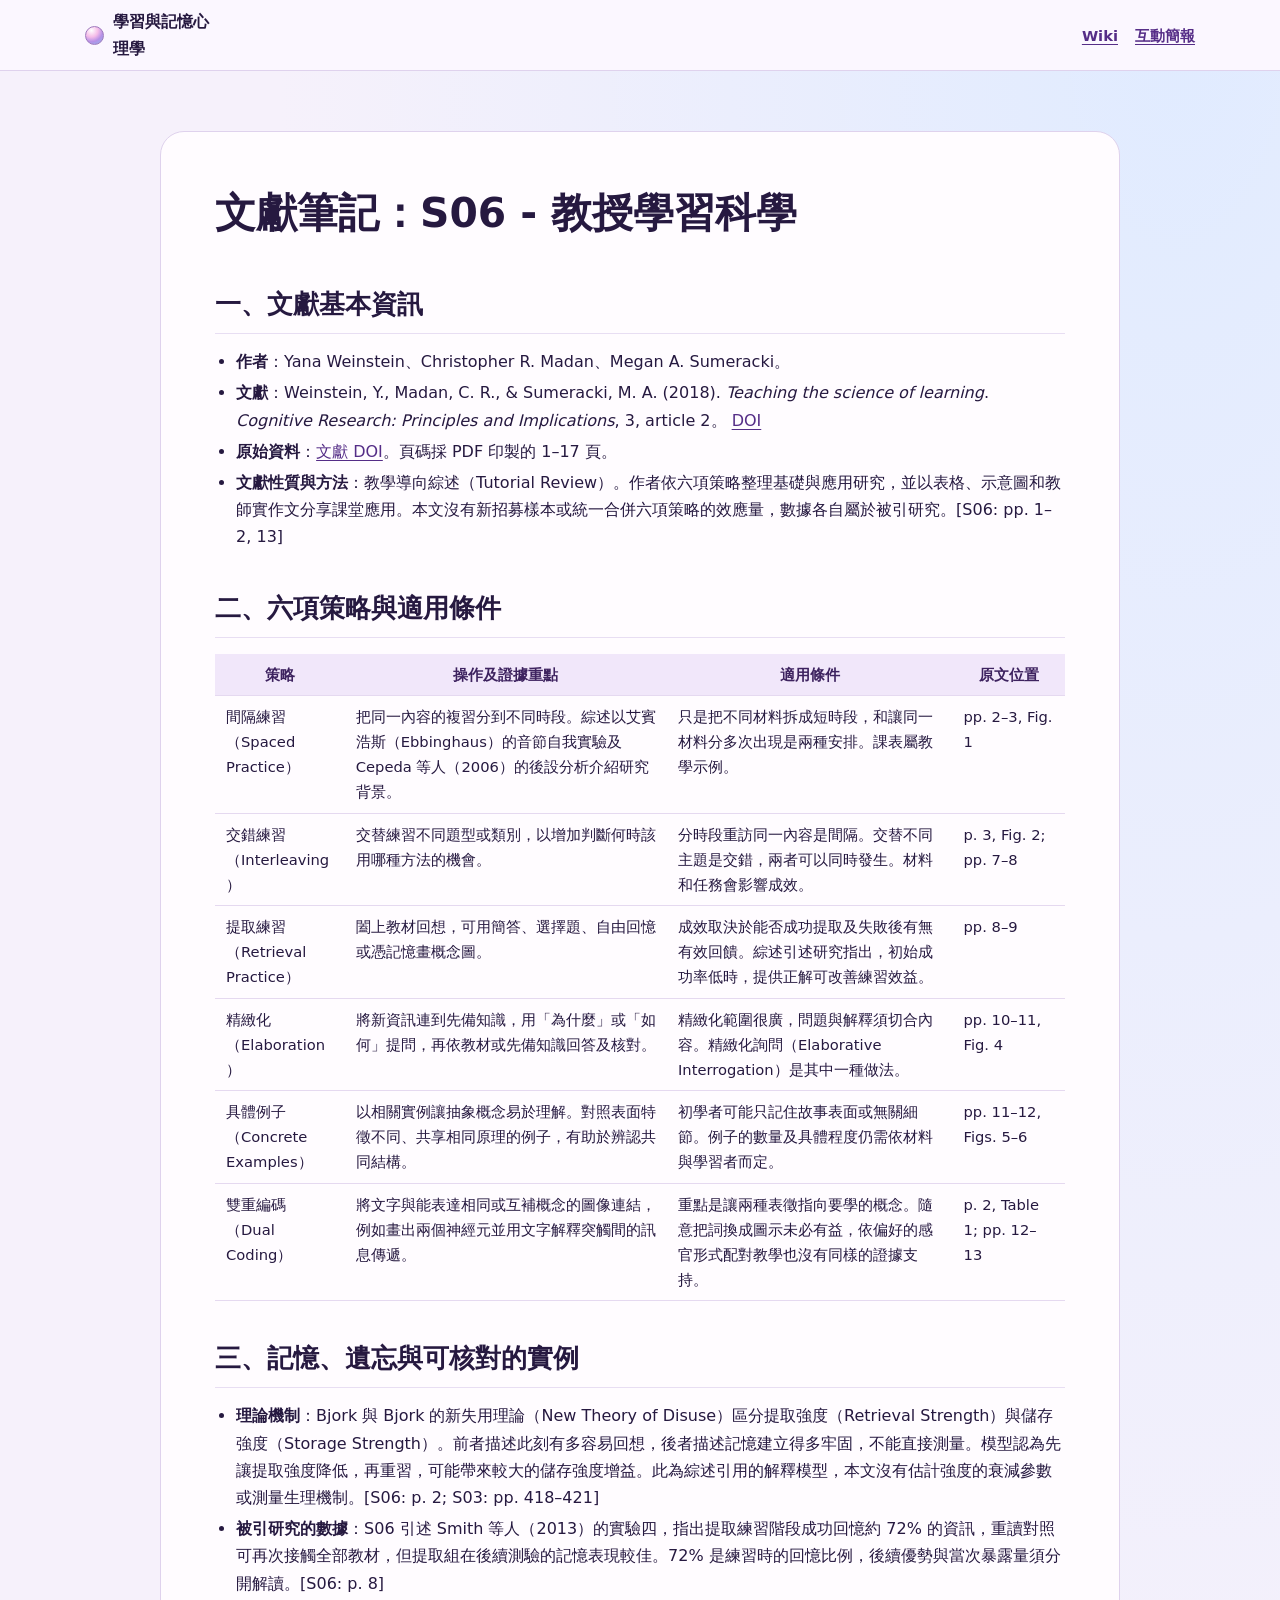
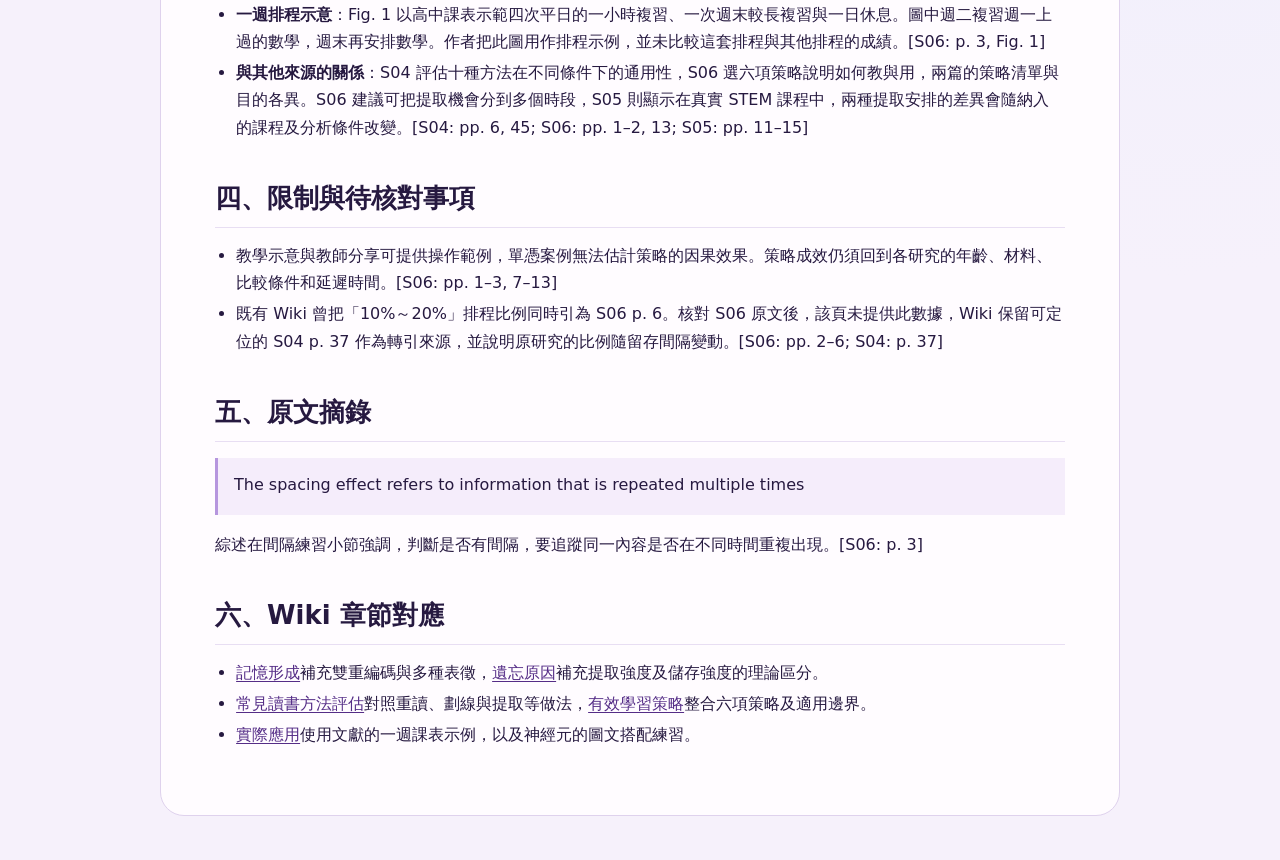
<file: wiki/sources/S06-weinstein-madan-sumeracki-2018.html>
<!doctype html>
<html lang="zh-Hant">
<head>
  <meta charset="utf-8">
  <meta name="viewport" content="width=device-width, initial-scale=1">
  <title>文獻筆記：S06 - 教授學習科學｜學習與記憶心理學</title>
  <link rel="stylesheet" href="../../assets/site.css">
</head>
<body>
  <a class="skip-link" href="#main">跳到內容</a>
  <header class="masthead">
    <div class="masthead-inner">
      <a class="brand" href="../../index.html"><span class="orb" aria-hidden="true"></span>學習與記憶心理學</a>
      <nav aria-label="網站導覽"><a href="../index.html">Wiki</a><a href="../../slides/index.html">互動簡報</a></nav>
    </div>
  </header>
  <main id="main" class="wiki-page">
    <article><h1>文獻筆記：S06 - 教授學習科學</h1>
<h2>一、文獻基本資訊</h2>
<ul>
<li><strong>作者</strong>：Yana Weinstein、Christopher R. Madan、Megan A. Sumeracki。</li>
<li><strong>文獻</strong>：Weinstein, Y., Madan, C. R., &amp; Sumeracki, M. A. (2018). <em>Teaching the science of learning</em>. <em>Cognitive Research: Principles and Implications</em>, 3, article 2。 <a href="https://doi.org/10.1186/s41235-017-0087-y">DOI</a></li>
<li><strong>原始資料</strong>：<a href="https://doi.org/10.1186/s41235-017-0087-y">文獻 DOI</a>。頁碼採 PDF 印製的 1–17 頁。</li>
<li><strong>文獻性質與方法</strong>：教學導向綜述（Tutorial Review）。作者依六項策略整理基礎與應用研究，並以表格、示意圖和教師實作文分享課堂應用。本文沒有新招募樣本或統一合併六項策略的效應量，數據各自屬於被引研究。[S06: pp. 1–2, 13]</li>
</ul>
<h2>二、六項策略與適用條件</h2>
<div class="table-scroll" role="region" aria-label="資料表" tabindex="0">
<table>
<thead>
<tr>
  <th>策略</th>
  <th>操作及證據重點</th>
  <th>適用條件</th>
  <th>原文位置</th>
</tr>
</thead>
<tbody>
<tr>
  <td><span class="line-anchor" id="L14"></span> 間隔練習（Spaced Practice）</td>
  <td>把同一內容的複習分到不同時段。綜述以艾賓浩斯（Ebbinghaus）的音節自我實驗及 Cepeda 等人（2006）的後設分析介紹研究背景。</td>
  <td>只是把不同材料拆成短時段，和讓同一材料分多次出現是兩種安排。課表屬教學示例。</td>
  <td>pp. 2–3, Fig. 1</td>
</tr>
<tr>
  <td><span class="line-anchor" id="L15"></span> 交錯練習（Interleaving）</td>
  <td>交替練習不同題型或類別，以增加判斷何時該用哪種方法的機會。</td>
  <td>分時段重訪同一內容是間隔。交替不同主題是交錯，兩者可以同時發生。材料和任務會影響成效。</td>
  <td>p. 3, Fig. 2; pp. 7–8</td>
</tr>
<tr>
  <td><span class="line-anchor" id="L16"></span> 提取練習（Retrieval Practice）</td>
  <td>闔上教材回想，可用簡答、選擇題、自由回憶或憑記憶畫概念圖。</td>
  <td>成效取決於能否成功提取及失敗後有無有效回饋。綜述引述研究指出，初始成功率低時，提供正解可改善練習效益。</td>
  <td>pp. 8–9</td>
</tr>
<tr>
  <td>精緻化（Elaboration）</td>
  <td>將新資訊連到先備知識，用「為什麼」或「如何」提問，再依教材或先備知識回答及核對。</td>
  <td>精緻化範圍很廣，問題與解釋須切合內容。精緻化詢問（Elaborative Interrogation）是其中一種做法。</td>
  <td>pp. 10–11, Fig. 4</td>
</tr>
<tr>
  <td>具體例子（Concrete Examples）</td>
  <td>以相關實例讓抽象概念易於理解。對照表面特徵不同、共享相同原理的例子，有助於辨認共同結構。</td>
  <td>初學者可能只記住故事表面或無關細節。例子的數量及具體程度仍需依材料與學習者而定。</td>
  <td>pp. 11–12, Figs. 5–6</td>
</tr>
<tr>
  <td>雙重編碼（Dual Coding）</td>
  <td>將文字與能表達相同或互補概念的圖像連結，例如畫出兩個神經元並用文字解釋突觸間的訊息傳遞。</td>
  <td>重點是讓兩種表徵指向要學的概念。隨意把詞換成圖示未必有益，依偏好的感官形式配對教學也沒有同樣的證據支持。</td>
  <td>p. 2, Table 1; pp. 12–13</td>
</tr>
</tbody>
</table>
</div>
<h2>三、記憶、遺忘與可核對的實例</h2>
<ul>
<li><span class="line-anchor" id="L23"></span> <strong>理論機制</strong>：Bjork 與 Bjork 的新失用理論（New Theory of Disuse）區分提取強度（Retrieval Strength）與儲存強度（Storage Strength）。前者描述此刻有多容易回想，後者描述記憶建立得多牢固，不能直接測量。模型認為先讓提取強度降低，再重習，可能帶來較大的儲存強度增益。此為綜述引用的解釋模型，本文沒有估計強度的衰減參數或測量生理機制。[S06: p. 2; S03: pp. 418–421]</li>
<li><strong>被引研究的數據</strong>：S06 引述 Smith 等人（2013）的實驗四，指出提取練習階段成功回憶約 72% 的資訊，重讀對照可再次接觸全部教材，但提取組在後續測驗的記憶表現較佳。72% 是練習時的回憶比例，後續優勢與當次暴露量須分開解讀。[S06: p. 8]</li>
<li><span class="line-anchor" id="L25"></span> <strong>一週排程示意</strong>：Fig. 1 以高中課表示範四次平日的一小時複習、一次週末較長複習與一日休息。圖中週二複習週一上過的數學，週末再安排數學。作者把此圖用作排程示例，並未比較這套排程與其他排程的成績。[S06: p. 3, Fig. 1]</li>
<li><strong>與其他來源的關係</strong>：S04 評估十種方法在不同條件下的通用性，S06 選六項策略說明如何教與用，兩篇的策略清單與目的各異。S06 建議可把提取機會分到多個時段，S05 則顯示在真實 STEM 課程中，兩種提取安排的差異會隨納入的課程及分析條件改變。[S04: pp. 6, 45; S06: pp. 1–2, 13; S05: pp. 11–15]</li>
</ul>
<h2>四、限制與待核對事項</h2>
<ul>
<li>教學示意與教師分享可提供操作範例，單憑案例無法估計策略的因果效果。策略成效仍須回到各研究的年齡、材料、比較條件和延遲時間。[S06: pp. 1–3, 7–13]</li>
<li>既有 Wiki 曾把「10%～20%」排程比例同時引為 S06 p. 6。核對 S06 原文後，該頁未提供此數據，Wiki 保留可定位的 S04 p. 37 作為轉引來源，並說明原研究的比例隨留存間隔變動。[S06: pp. 2–6; S04: p. 37]</li>
</ul>
<h2>五、原文摘錄</h2>
<blockquote>
<p>The spacing effect refers to information that is repeated multiple times</p>
</blockquote>
<p>綜述在間隔練習小節強調，判斷是否有間隔，要追蹤同一內容是否在不同時間重複出現。[S06: p. 3]</p>
<h2>六、Wiki 章節對應</h2>
<ul>
<li><a href="../topics/01-memory-formation.html">記憶形成</a>補充雙重編碼與多種表徵，<a href="../topics/02-causes-of-forgetting.html">遺忘原因</a>補充提取強度及儲存強度的理論區分。</li>
<li><a href="../topics/03-common-study-methods.html">常見讀書方法評估</a>對照重讀、劃線與提取等做法，<a href="../topics/04-effective-learning-strategies.html">有效學習策略</a>整合六項策略及適用邊界。</li>
<li><a href="../topics/05-practical-applications.html">實際應用</a>使用文獻的一週課表示例，以及神經元的圖文搭配練習。</li>
</ul>
</article>
  </main>
</body>
</html>
</file>
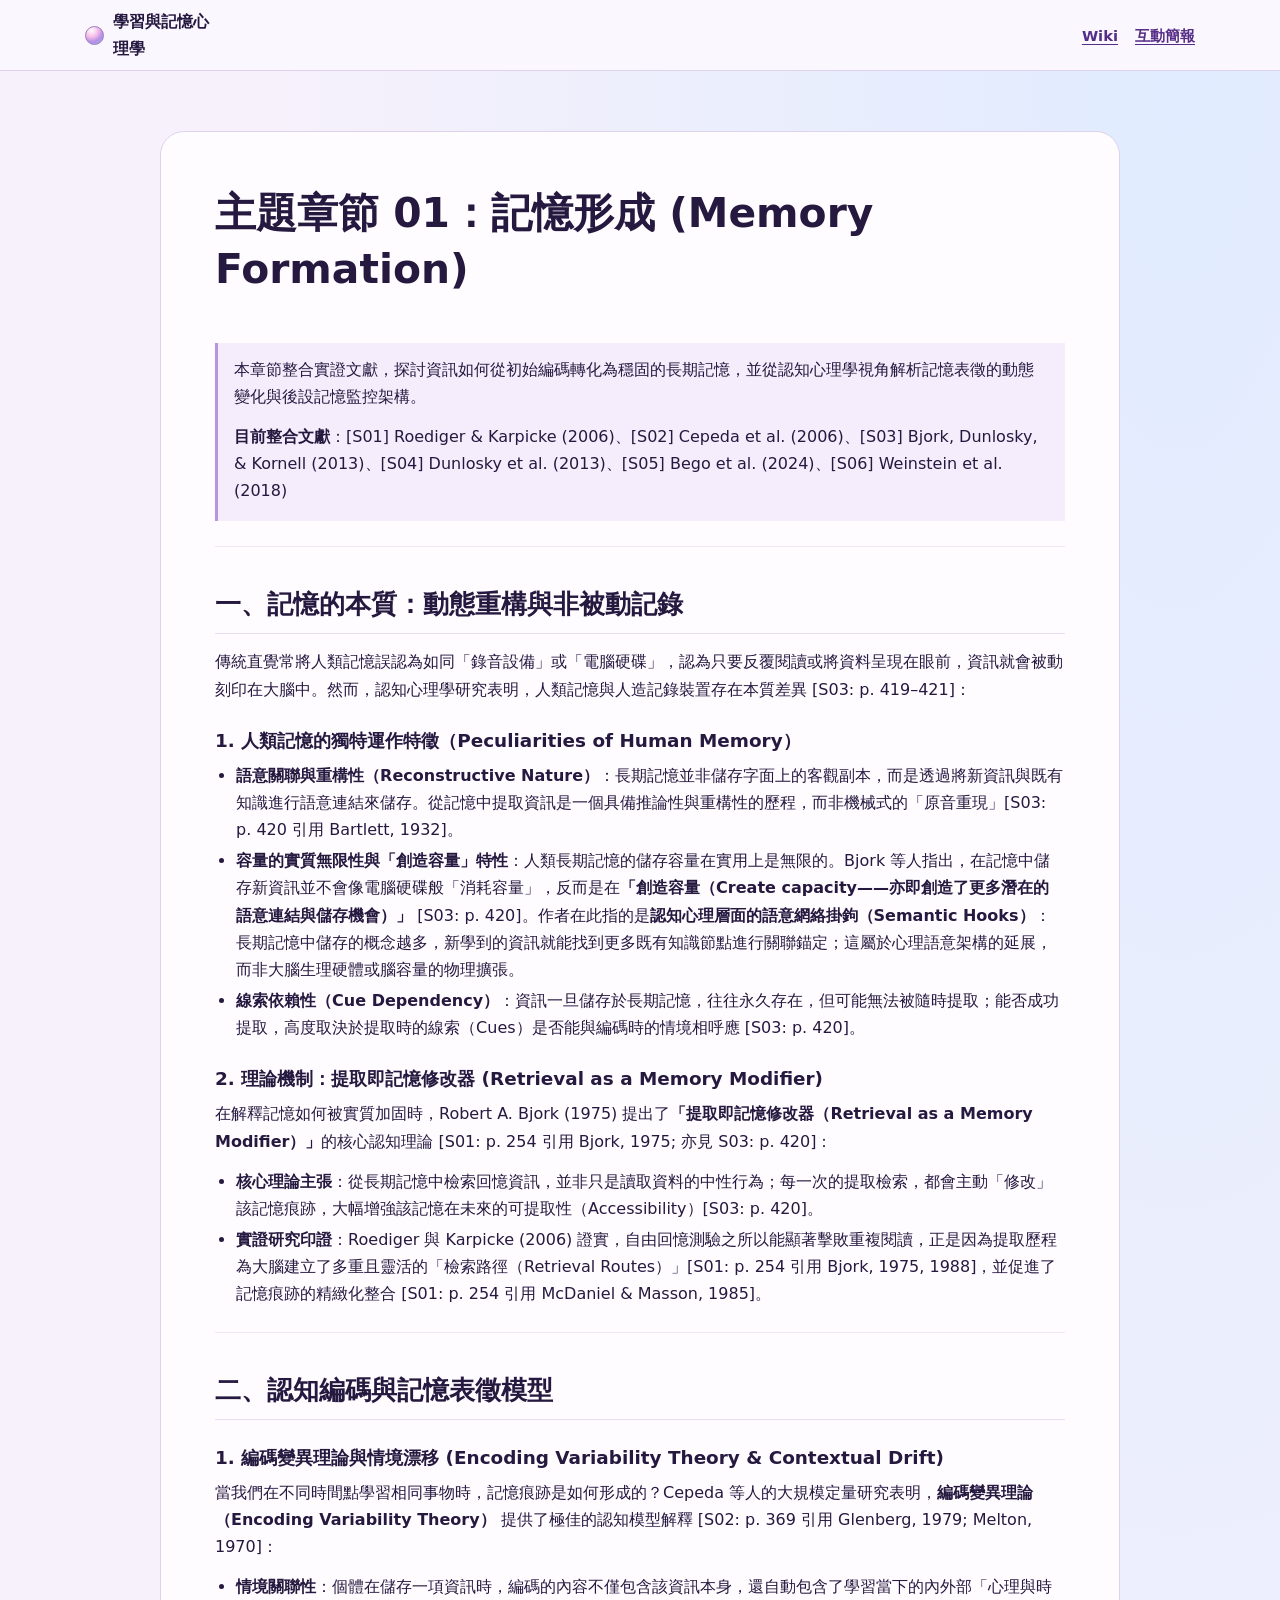
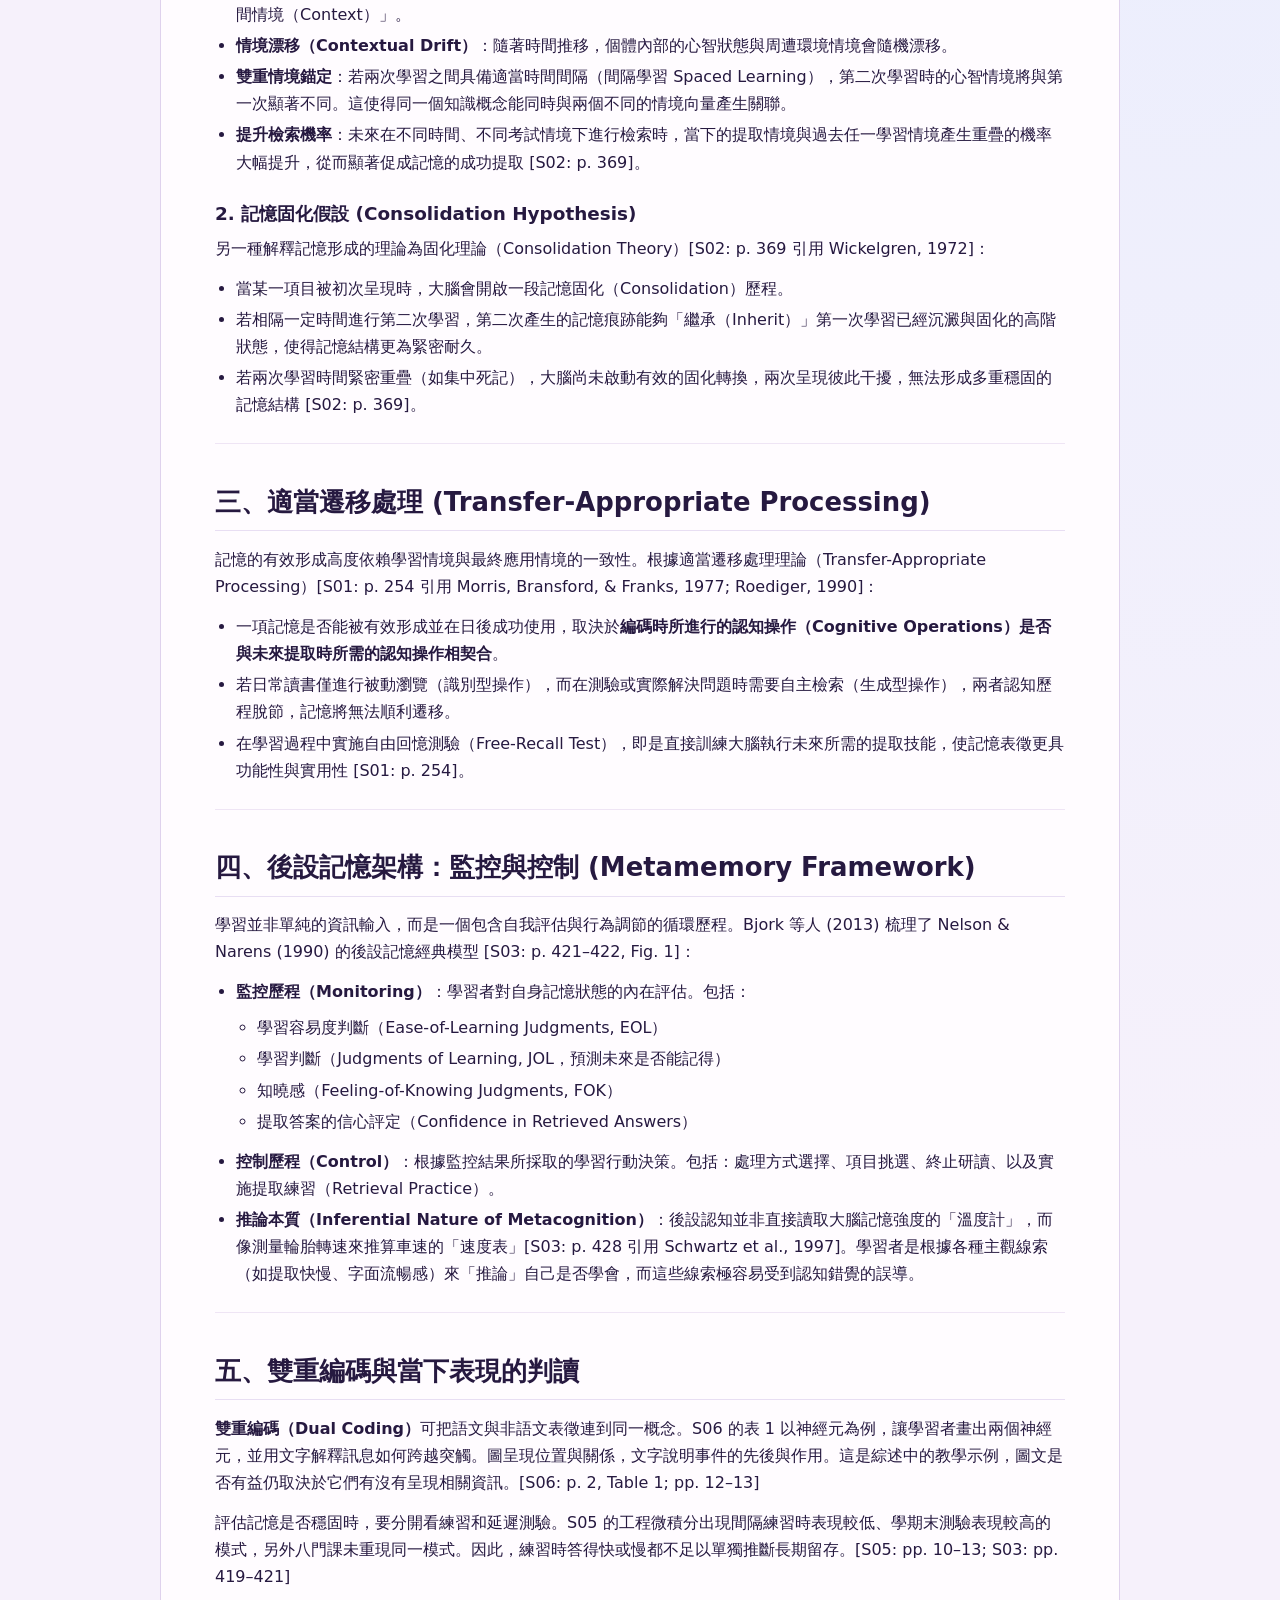
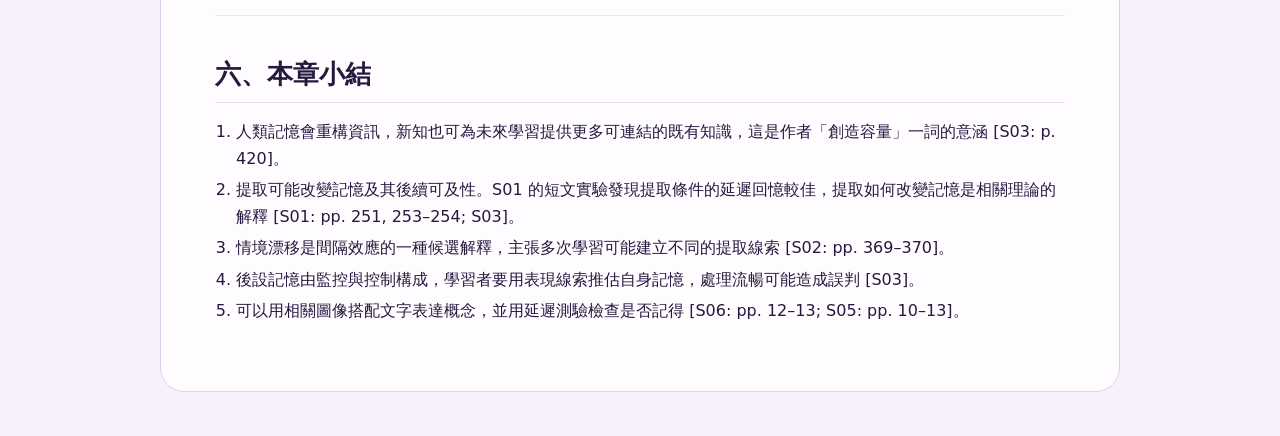
<file: wiki/topics/01-memory-formation.html>
<!doctype html>
<html lang="zh-Hant">
<head>
  <meta charset="utf-8">
  <meta name="viewport" content="width=device-width, initial-scale=1">
  <title>主題章節 01：記憶形成 (Memory Formation)｜學習與記憶心理學</title>
  <link rel="stylesheet" href="../../assets/site.css">
</head>
<body>
  <a class="skip-link" href="#main">跳到內容</a>
  <header class="masthead">
    <div class="masthead-inner">
      <a class="brand" href="../../index.html"><span class="orb" aria-hidden="true"></span>學習與記憶心理學</a>
      <nav aria-label="網站導覽"><a href="../index.html">Wiki</a><a href="../../slides/index.html">互動簡報</a></nav>
    </div>
  </header>
  <main id="main" class="wiki-page">
    <article><h1>主題章節 01：記憶形成 (Memory Formation)</h1>
<blockquote>
<p>本章節整合實證文獻，探討資訊如何從初始編碼轉化為穩固的長期記憶，並從認知心理學視角解析記憶表徵的動態變化與後設記憶監控架構。</p>
<p><strong>目前整合文獻</strong>：[S01] Roediger &amp; Karpicke (2006)、[S02] Cepeda et al. (2006)、[S03] Bjork, Dunlosky, &amp; Kornell (2013)、[S04] Dunlosky et al. (2013)、[S05] Bego et al. (2024)、[S06] Weinstein et al. (2018)</p>
</blockquote>
<hr />
<h2>一、記憶的本質：動態重構與非被動記錄</h2>
<p>傳統直覺常將人類記憶誤認為如同「錄音設備」或「電腦硬碟」，認為只要反覆閱讀或將資料呈現在眼前，資訊就會被動刻印在大腦中。然而，認知心理學研究表明，人類記憶與人造記錄裝置存在本質差異 [S03: p. 419–421]：</p>
<h3>1. 人類記憶的獨特運作特徵（Peculiarities of Human Memory）</h3>
<ul>
<li><strong>語意關聯與重構性（Reconstructive Nature）</strong>：長期記憶並非儲存字面上的客觀副本，而是透過將新資訊與既有知識進行語意連結來儲存。從記憶中提取資訊是一個具備推論性與重構性的歷程，而非機械式的「原音重現」[S03: p. 420 引用 Bartlett, 1932]。</li>
<li><strong>容量的實質無限性與「創造容量」特性</strong>：人類長期記憶的儲存容量在實用上是無限的。Bjork 等人指出，在記憶中儲存新資訊並不會像電腦硬碟般「消耗容量」，反而是在<strong>「創造容量（Create capacity——亦即創造了更多潛在的語意連結與儲存機會）」</strong> [S03: p. 420]。作者在此指的是<strong>認知心理層面的語意網絡掛鉤（Semantic Hooks）</strong>：長期記憶中儲存的概念越多，新學到的資訊就能找到更多既有知識節點進行關聯錨定；這屬於心理語意架構的延展，而非大腦生理硬體或腦容量的物理擴張。</li>
<li><strong>線索依賴性（Cue Dependency）</strong>：資訊一旦儲存於長期記憶，往往永久存在，但可能無法被隨時提取；能否成功提取，高度取決於提取時的線索（Cues）是否能與編碼時的情境相呼應 [S03: p. 420]。</li>
</ul>
<h3>2. 理論機制：提取即記憶修改器 (Retrieval as a Memory Modifier)</h3>
<p>在解釋記憶如何被實質加固時，Robert A. Bjork (1975) 提出了<strong>「提取即記憶修改器（Retrieval as a Memory Modifier）」</strong>的核心認知理論 [S01: p. 254 引用 Bjork, 1975; 亦見 S03: p. 420]：</p>
<ul>
<li><strong>核心理論主張</strong>：從長期記憶中檢索回憶資訊，並非只是讀取資料的中性行為；每一次的提取檢索，都會主動「修改」該記憶痕跡，大幅增強該記憶在未來的可提取性（Accessibility）[S03: p. 420]。</li>
<li><strong>實證研究印證</strong>：Roediger 與 Karpicke (2006) 證實，自由回憶測驗之所以能顯著擊敗重複閱讀，正是因為提取歷程為大腦建立了多重且靈活的「檢索路徑（Retrieval Routes）」[S01: p. 254 引用 Bjork, 1975, 1988]，並促進了記憶痕跡的精緻化整合 [S01: p. 254 引用 McDaniel &amp; Masson, 1985]。</li>
</ul>
<hr />
<h2>二、認知編碼與記憶表徵模型</h2>
<h3>1. 編碼變異理論與情境漂移 (Encoding Variability Theory &amp; Contextual Drift)</h3>
<p>當我們在不同時間點學習相同事物時，記憶痕跡是如何形成的？Cepeda 等人的大規模定量研究表明，<strong>編碼變異理論（Encoding Variability Theory）</strong> 提供了極佳的認知模型解釋 [S02: p. 369 引用 Glenberg, 1979; Melton, 1970]：</p>
<ul>
<li><strong>情境關聯性</strong>：個體在儲存一項資訊時，編碼的內容不僅包含該資訊本身，還自動包含了學習當下的內外部「心理與時間情境（Context）」。</li>
<li><strong>情境漂移（Contextual Drift）</strong>：隨著時間推移，個體內部的心智狀態與周遭環境情境會隨機漂移。</li>
<li><strong>雙重情境錨定</strong>：若兩次學習之間具備適當時間間隔（間隔學習 Spaced Learning），第二次學習時的心智情境將與第一次顯著不同。這使得同一個知識概念能同時與兩個不同的情境向量產生關聯。</li>
<li><strong>提升檢索機率</strong>：未來在不同時間、不同考試情境下進行檢索時，當下的提取情境與過去任一學習情境產生重疊的機率大幅提升，從而顯著促成記憶的成功提取 [S02: p. 369]。</li>
</ul>
<h3>2. 記憶固化假設 (Consolidation Hypothesis)</h3>
<p>另一種解釋記憶形成的理論為固化理論（Consolidation Theory）[S02: p. 369 引用 Wickelgren, 1972]：</p>
<ul>
<li>當某一項目被初次呈現時，大腦會開啟一段記憶固化（Consolidation）歷程。</li>
<li>若相隔一定時間進行第二次學習，第二次產生的記憶痕跡能夠「繼承（Inherit）」第一次學習已經沉澱與固化的高階狀態，使得記憶結構更為緊密耐久。</li>
<li>若兩次學習時間緊密重疊（如集中死記），大腦尚未啟動有效的固化轉換，兩次呈現彼此干擾，無法形成多重穩固的記憶結構 [S02: p. 369]。</li>
</ul>
<hr />
<h2>三、適當遷移處理 (Transfer-Appropriate Processing)</h2>
<p>記憶的有效形成高度依賴學習情境與最終應用情境的一致性。根據適當遷移處理理論（Transfer-Appropriate Processing）[S01: p. 254 引用 Morris, Bransford, &amp; Franks, 1977; Roediger, 1990]：</p>
<ul>
<li>一項記憶是否能被有效形成並在日後成功使用，取決於<strong>編碼時所進行的認知操作（Cognitive Operations）是否與未來提取時所需的認知操作相契合</strong>。</li>
<li>若日常讀書僅進行被動瀏覽（識別型操作），而在測驗或實際解決問題時需要自主檢索（生成型操作），兩者認知歷程脫節，記憶將無法順利遷移。</li>
<li>在學習過程中實施自由回憶測驗（Free-Recall Test），即是直接訓練大腦執行未來所需的提取技能，使記憶表徵更具功能性與實用性 [S01: p. 254]。</li>
</ul>
<hr />
<h2>四、後設記憶架構：監控與控制 (Metamemory Framework)</h2>
<p>學習並非單純的資訊輸入，而是一個包含自我評估與行為調節的循環歷程。Bjork 等人 (2013) 梳理了 Nelson &amp; Narens (1990) 的後設記憶經典模型 [S03: p. 421–422, Fig. 1]：</p>
<ul>
<li><strong>監控歷程（Monitoring）</strong>：學習者對自身記憶狀態的內在評估。包括：<ul>
<li>學習容易度判斷（Ease-of-Learning Judgments, EOL）</li>
<li>學習判斷（Judgments of Learning, JOL，預測未來是否能記得）</li>
<li>知曉感（Feeling-of-Knowing Judgments, FOK）</li>
<li>提取答案的信心評定（Confidence in Retrieved Answers）</li>
</ul>
</li>
<li><strong>控制歷程（Control）</strong>：根據監控結果所採取的學習行動決策。包括：處理方式選擇、項目挑選、終止研讀、以及實施提取練習（Retrieval Practice）。</li>
<li><strong>推論本質（Inferential Nature of Metacognition）</strong>：後設認知並非直接讀取大腦記憶強度的「溫度計」，而像測量輪胎轉速來推算車速的「速度表」[S03: p. 428 引用 Schwartz et al., 1997]。學習者是根據各種主觀線索（如提取快慢、字面流暢感）來「推論」自己是否學會，而這些線索極容易受到認知錯覺的誤導。</li>
</ul>
<hr />
<h2>五、雙重編碼與當下表現的判讀</h2>
<p><strong>雙重編碼（Dual Coding）</strong>可把語文與非語文表徵連到同一概念。S06 的表 1 以神經元為例，讓學習者畫出兩個神經元，並用文字解釋訊息如何跨越突觸。圖呈現位置與關係，文字說明事件的先後與作用。這是綜述中的教學示例，圖文是否有益仍取決於它們有沒有呈現相關資訊。[S06: p. 2, Table 1; pp. 12–13]</p>
<p>評估記憶是否穩固時，要分開看練習和延遲測驗。S05 的工程微積分出現間隔練習時表現較低、學期末測驗表現較高的模式，另外八門課未重現同一模式。因此，練習時答得快或慢都不足以單獨推斷長期留存。[S05: pp. 10–13; S03: pp. 419–421]</p>
<hr />
<h2>六、本章小結</h2>
<ol>
<li>人類記憶會重構資訊，新知也可為未來學習提供更多可連結的既有知識，這是作者「創造容量」一詞的意涵 [S03: p. 420]。</li>
<li>提取可能改變記憶及其後續可及性。S01 的短文實驗發現提取條件的延遲回憶較佳，提取如何改變記憶是相關理論的解釋 [S01: pp. 251, 253–254; S03]。</li>
<li>情境漂移是間隔效應的一種候選解釋，主張多次學習可能建立不同的提取線索 [S02: pp. 369–370]。</li>
<li>後設記憶由監控與控制構成，學習者要用表現線索推估自身記憶，處理流暢可能造成誤判 [S03]。</li>
<li>可以用相關圖像搭配文字表達概念，並用延遲測驗檢查是否記得 [S06: pp. 12–13; S05: pp. 10–13]。</li>
</ol>
</article>
  </main>
</body>
</html>
</file>
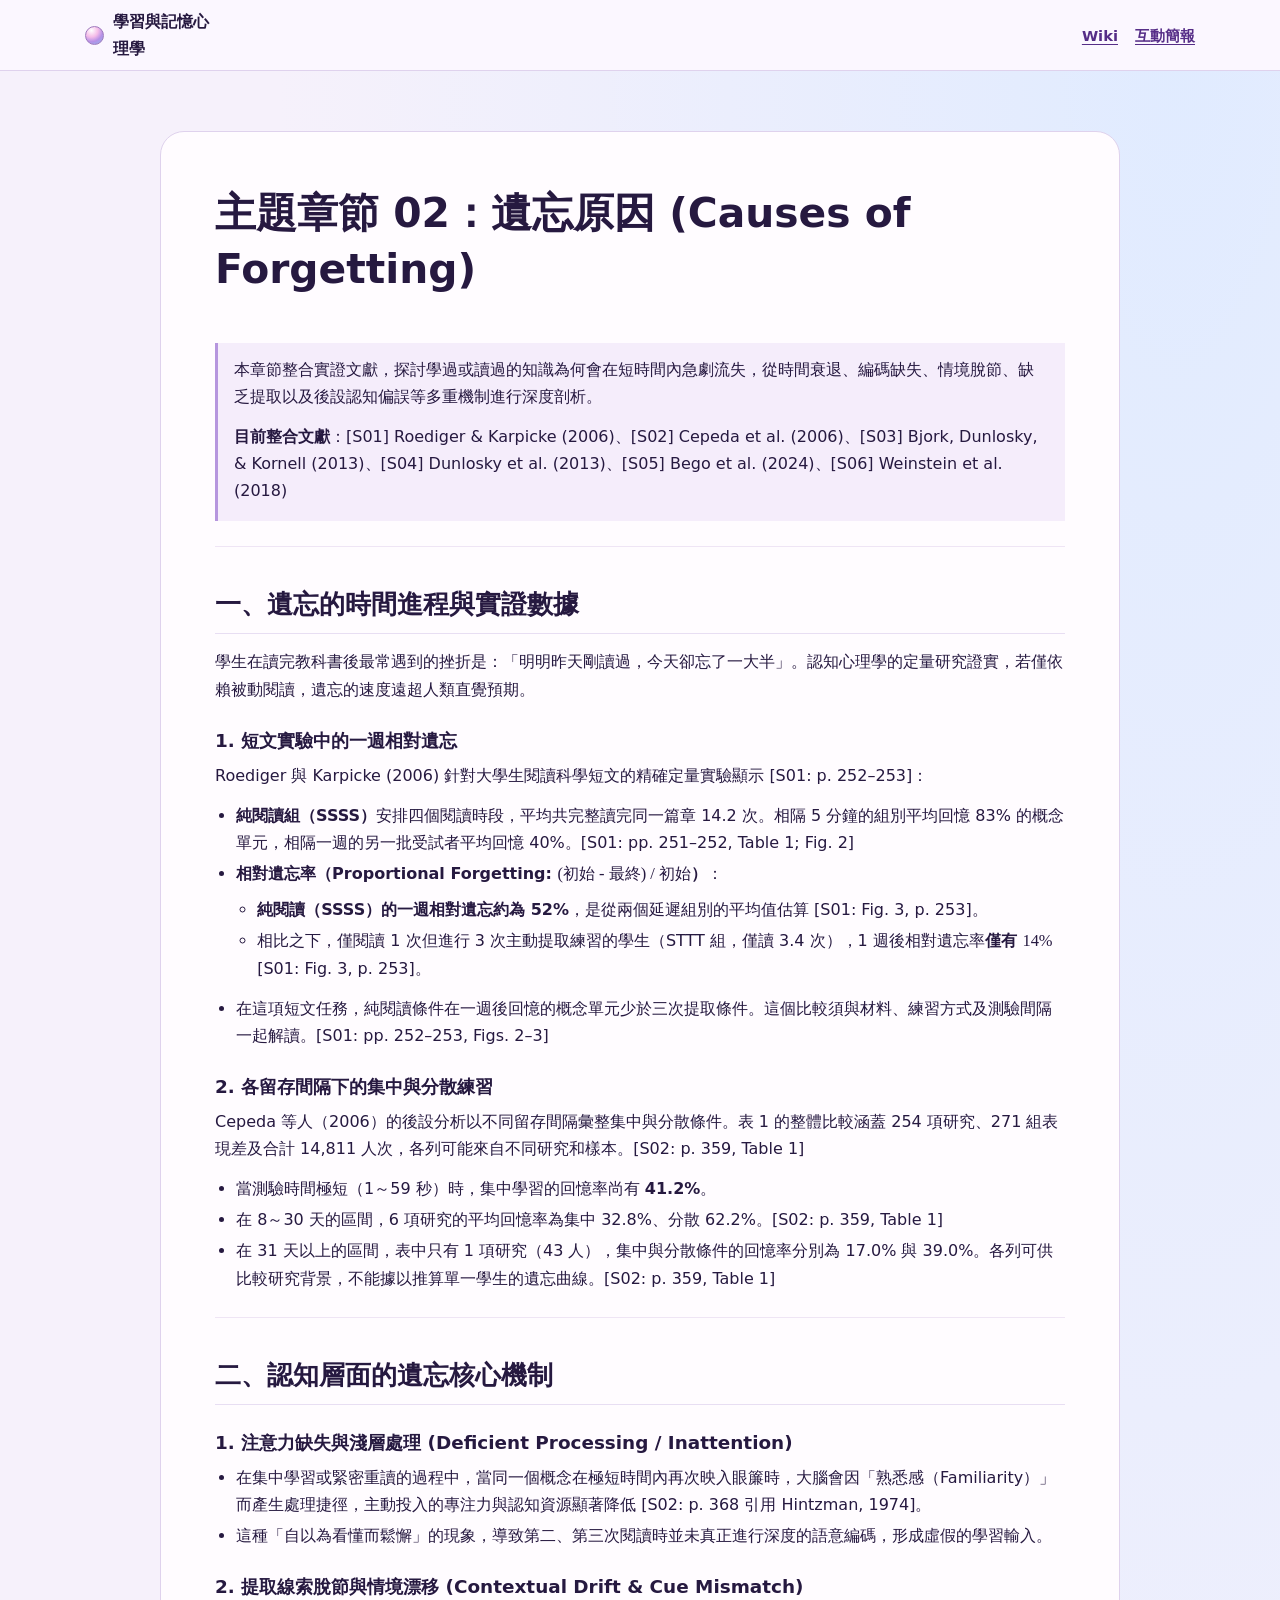
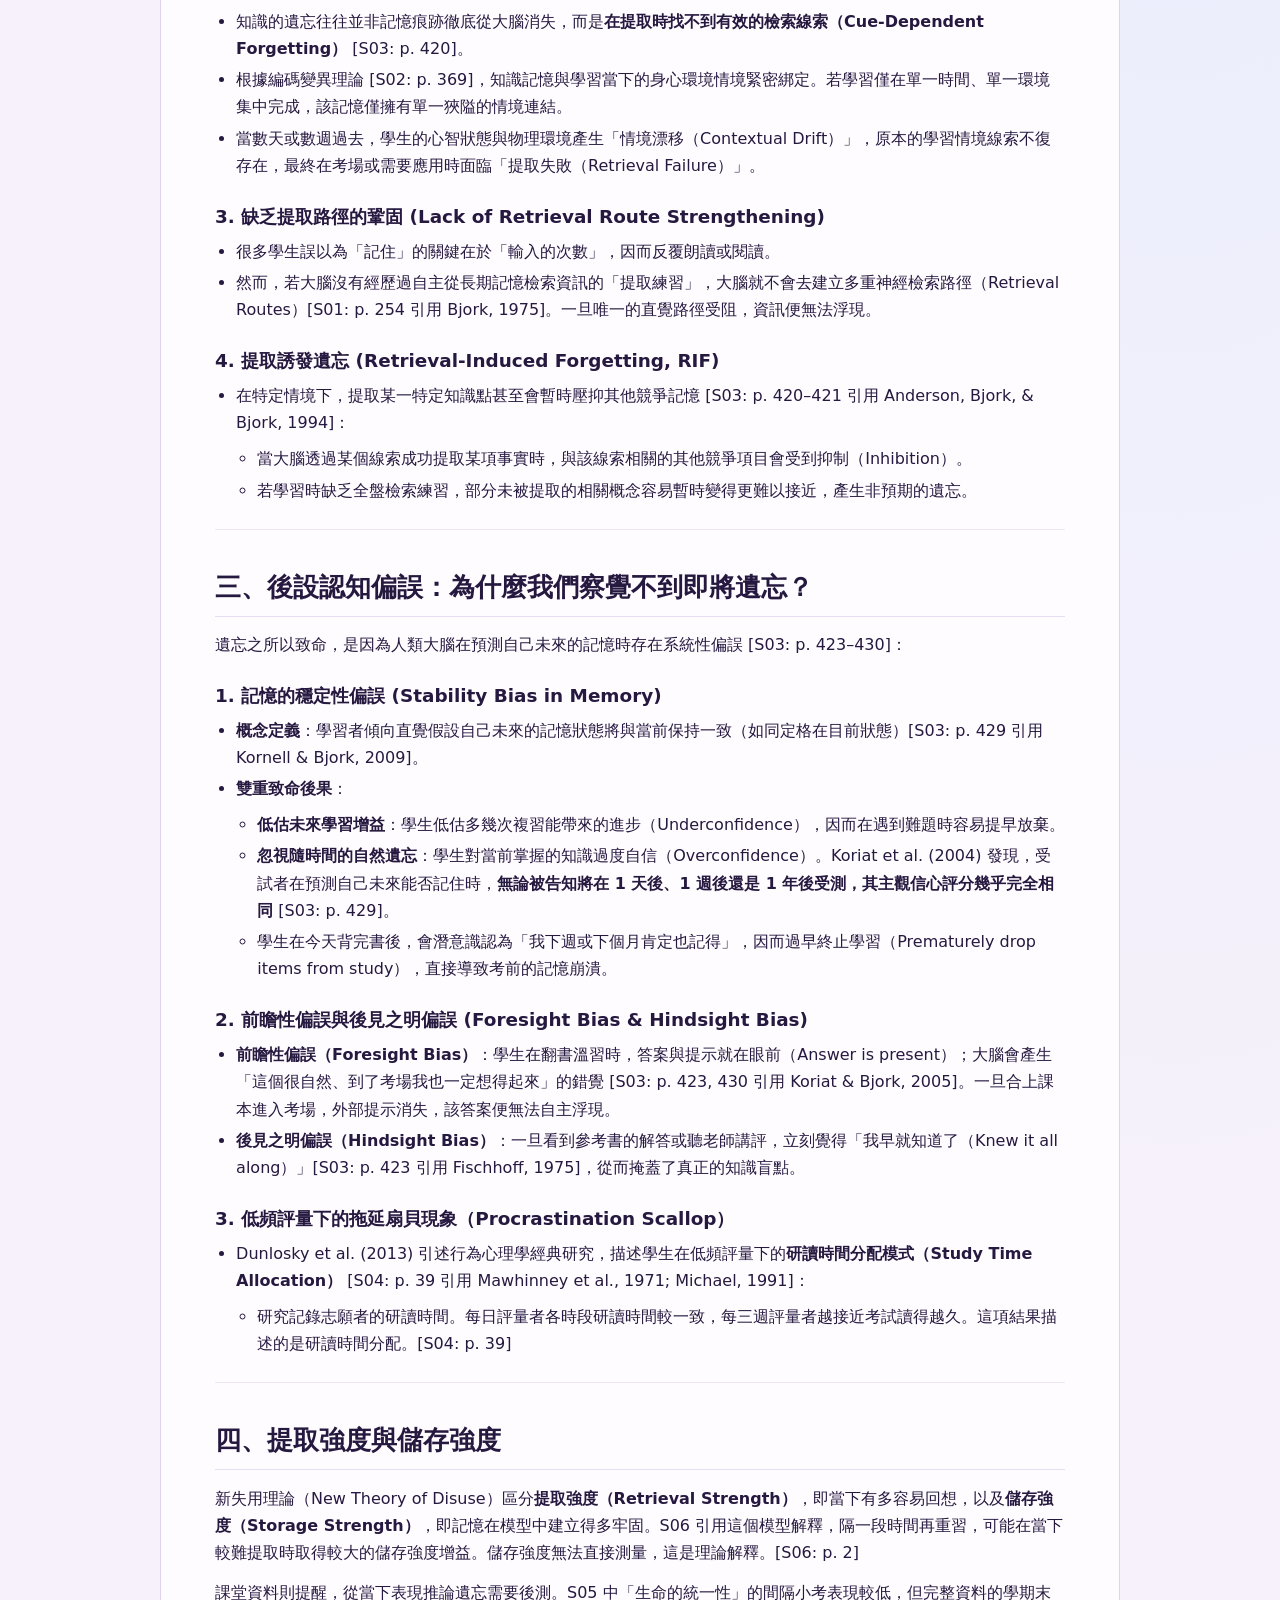
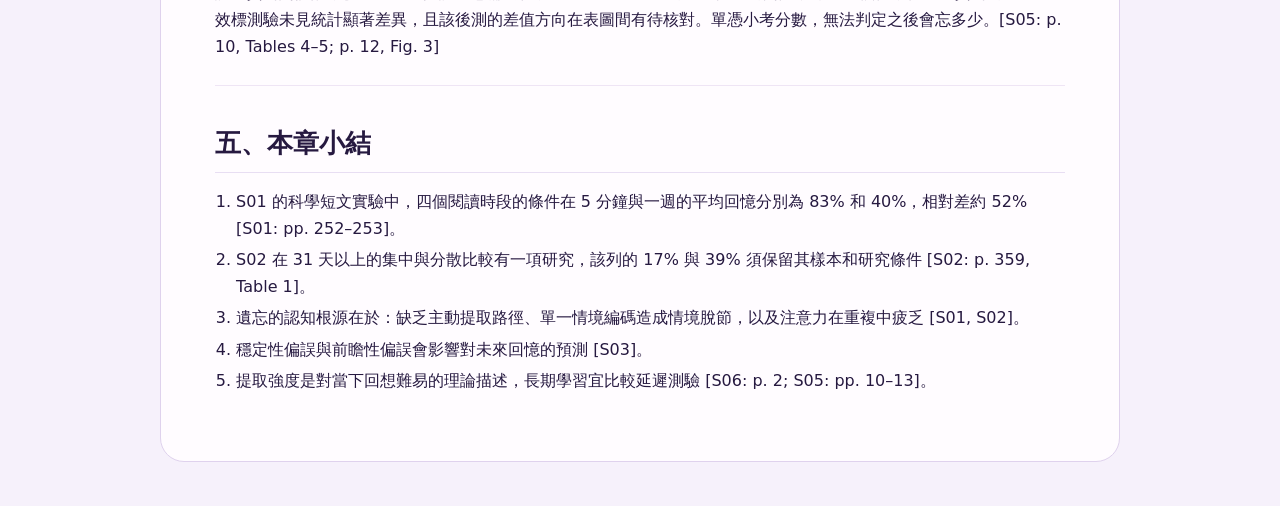
<file: wiki/topics/02-causes-of-forgetting.html>
<!doctype html>
<html lang="zh-Hant">
<head>
  <meta charset="utf-8">
  <meta name="viewport" content="width=device-width, initial-scale=1">
  <title>主題章節 02：遺忘原因 (Causes of Forgetting)｜學習與記憶心理學</title>
  <link rel="stylesheet" href="../../assets/site.css">
</head>
<body>
  <a class="skip-link" href="#main">跳到內容</a>
  <header class="masthead">
    <div class="masthead-inner">
      <a class="brand" href="../../index.html"><span class="orb" aria-hidden="true"></span>學習與記憶心理學</a>
      <nav aria-label="網站導覽"><a href="../index.html">Wiki</a><a href="../../slides/index.html">互動簡報</a></nav>
    </div>
  </header>
  <main id="main" class="wiki-page">
    <article><h1>主題章節 02：遺忘原因 (Causes of Forgetting)</h1>
<blockquote>
<p>本章節整合實證文獻，探討學過或讀過的知識為何會在短時間內急劇流失，從時間衰退、編碼缺失、情境脫節、缺乏提取以及後設認知偏誤等多重機制進行深度剖析。</p>
<p><strong>目前整合文獻</strong>：[S01] Roediger &amp; Karpicke (2006)、[S02] Cepeda et al. (2006)、[S03] Bjork, Dunlosky, &amp; Kornell (2013)、[S04] Dunlosky et al. (2013)、[S05] Bego et al. (2024)、[S06] Weinstein et al. (2018)</p>
</blockquote>
<hr />
<h2>一、遺忘的時間進程與實證數據</h2>
<p>學生在讀完教科書後最常遇到的挫折是：「明明昨天剛讀過，今天卻忘了一大半」。認知心理學的定量研究證實，若僅依賴被動閱讀，遺忘的速度遠超人類直覺預期。</p>
<h3>1. 短文實驗中的一週相對遺忘</h3>
<p>Roediger 與 Karpicke (2006) 針對大學生閱讀科學短文的精確定量實驗顯示 [S01: p. 252–253]：</p>
<ul>
<li><strong>純閱讀組（SSSS）</strong>安排四個閱讀時段，平均共完整讀完同一篇章 14.2 次。相隔 5 分鐘的組別平均回憶 83% 的概念單元，相隔一週的另一批受試者平均回憶 40%。[S01: pp. 251–252, Table 1; Fig. 2]</li>
<li><strong>相對遺忘率（Proportional Forgetting: <span class="math">(初始 - 最終) / 初始</span>）</strong>：<ul>
<li><strong>純閱讀（SSSS）的一週相對遺忘約為 52%</strong>，是從兩個延遲組別的平均值估算 [S01: Fig. 3, p. 253]。</li>
<li>相比之下，僅閱讀 1 次但進行 3 次主動提取練習的學生（STTT 組，僅讀 3.4 次），1 週後相對遺忘率<strong>僅有 <span class="math">14%</span></strong> [S01: Fig. 3, p. 253]。</li>
</ul>
</li>
<li>在這項短文任務，純閱讀條件在一週後回憶的概念單元少於三次提取條件。這個比較須與材料、練習方式及測驗間隔一起解讀。[S01: pp. 252–253, Figs. 2–3]</li>
</ul>
<h3>2. 各留存間隔下的集中與分散練習</h3>
<p>Cepeda 等人（2006）的後設分析以不同留存間隔彙整集中與分散條件。表 1 的整體比較涵蓋 254 項研究、271 組表現差及合計 14,811 人次，各列可能來自不同研究和樣本。[S02: p. 359, Table 1]</p>
<ul>
<li>當測驗時間極短（1～59 秒）時，集中學習的回憶率尚有 <strong>41.2%</strong>。</li>
<li>在 8～30 天的區間，6 項研究的平均回憶率為集中 32.8%、分散 62.2%。[S02: p. 359, Table 1]</li>
<li>在 31 天以上的區間，表中只有 1 項研究（43 人），集中與分散條件的回憶率分別為 17.0% 與 39.0%。各列可供比較研究背景，不能據以推算單一學生的遺忘曲線。[S02: p. 359, Table 1]</li>
</ul>
<hr />
<h2>二、認知層面的遺忘核心機制</h2>
<h3>1. 注意力缺失與淺層處理 (Deficient Processing / Inattention)</h3>
<ul>
<li>在集中學習或緊密重讀的過程中，當同一個概念在極短時間內再次映入眼簾時，大腦會因「熟悉感（Familiarity）」而產生處理捷徑，主動投入的專注力與認知資源顯著降低 [S02: p. 368 引用 Hintzman, 1974]。</li>
<li>這種「自以為看懂而鬆懈」的現象，導致第二、第三次閱讀時並未真正進行深度的語意編碼，形成虛假的學習輸入。</li>
</ul>
<h3>2. 提取線索脫節與情境漂移 (Contextual Drift &amp; Cue Mismatch)</h3>
<ul>
<li><span class="line-anchor" id="L36"></span> 知識的遺忘往往並非記憶痕跡徹底從大腦消失，而是<strong>在提取時找不到有效的檢索線索（Cue-Dependent Forgetting）</strong> [S03: p. 420]。</li>
<li>根據編碼變異理論 [S02: p. 369]，知識記憶與學習當下的身心環境情境緊密綁定。若學習僅在單一時間、單一環境集中完成，該記憶僅擁有單一狹隘的情境連結。</li>
<li>當數天或數週過去，學生的心智狀態與物理環境產生「情境漂移（Contextual Drift）」，原本的學習情境線索不復存在，最終在考場或需要應用時面臨「提取失敗（Retrieval Failure）」。</li>
</ul>
<h3>3. 缺乏提取路徑的鞏固 (Lack of Retrieval Route Strengthening)</h3>
<ul>
<li>很多學生誤以為「記住」的關鍵在於「輸入的次數」，因而反覆朗讀或閱讀。</li>
<li>然而，若大腦沒有經歷過自主從長期記憶檢索資訊的「提取練習」，大腦就不會去建立多重神經檢索路徑（Retrieval Routes）[S01: p. 254 引用 Bjork, 1975]。一旦唯一的直覺路徑受阻，資訊便無法浮現。</li>
</ul>
<h3>4. 提取誘發遺忘 (Retrieval-Induced Forgetting, RIF)</h3>
<ul>
<li>在特定情境下，提取某一特定知識點甚至會暫時壓抑其他競爭記憶 [S03: p. 420–421 引用 Anderson, Bjork, &amp; Bjork, 1994]：<ul>
<li>當大腦透過某個線索成功提取某項事實時，與該線索相關的其他競爭項目會受到抑制（Inhibition）。</li>
<li>若學習時缺乏全盤檢索練習，部分未被提取的相關概念容易暫時變得更難以接近，產生非預期的遺忘。</li>
</ul>
</li>
</ul>
<hr />
<h2>三、後設認知偏誤：為什麼我們察覺不到即將遺忘？</h2>
<p>遺忘之所以致命，是因為人類大腦在預測自己未來的記憶時存在系統性偏誤 [S03: p. 423–430]：</p>
<h3>1. 記憶的穩定性偏誤 (Stability Bias in Memory)</h3>
<ul>
<li><strong>概念定義</strong>：學習者傾向直覺假設自己未來的記憶狀態將與當前保持一致（如同定格在目前狀態）[S03: p. 429 引用 Kornell &amp; Bjork, 2009]。</li>
<li><strong>雙重致命後果</strong>：<ul>
<li><strong>低估未來學習增益</strong>：學生低估多幾次複習能帶來的進步（Underconfidence），因而在遇到難題時容易提早放棄。</li>
<li><strong>忽視隨時間的自然遺忘</strong>：學生對當前掌握的知識過度自信（Overconfidence）。Koriat et al. (2004) 發現，受試者在預測自己未來能否記住時，<strong>無論被告知將在 1 天後、1 週後還是 1 年後受測，其主觀信心評分幾乎完全相同</strong> [S03: p. 429]。</li>
<li>學生在今天背完書後，會潛意識認為「我下週或下個月肯定也記得」，因而過早終止學習（Prematurely drop items from study），直接導致考前的記憶崩潰。</li>
</ul>
</li>
</ul>
<h3>2. 前瞻性偏誤與後見之明偏誤 (Foresight Bias &amp; Hindsight Bias)</h3>
<ul>
<li><span class="line-anchor" id="L63"></span> <strong>前瞻性偏誤（Foresight Bias）</strong>：學生在翻書溫習時，答案與提示就在眼前（Answer is present）；大腦會產生「這個很自然、到了考場我也一定想得起來」的錯覺 [S03: p. 423, 430 引用 Koriat &amp; Bjork, 2005]。一旦合上課本進入考場，外部提示消失，該答案便無法自主浮現。</li>
<li><strong>後見之明偏誤（Hindsight Bias）</strong>：一旦看到參考書的解答或聽老師講評，立刻覺得「我早就知道了（Knew it all along）」[S03: p. 423 引用 Fischhoff, 1975]，從而掩蓋了真正的知識盲點。</li>
</ul>
<h3>3. 低頻評量下的拖延扇貝現象（Procrastination Scallop）</h3>
<ul>
<li>Dunlosky et al. (2013) 引述行為心理學經典研究，描述學生在低頻評量下的<strong>研讀時間分配模式（Study Time Allocation）</strong> [S04: p. 39 引用 Mawhinney et al., 1971; Michael, 1991]：<ul>
<li>研究記錄志願者的研讀時間。每日評量者各時段研讀時間較一致，每三週評量者越接近考試讀得越久。這項結果描述的是研讀時間分配。[S04: p. 39]</li>
</ul>
</li>
</ul>
<hr />
<h2>四、提取強度與儲存強度</h2>
<p><span class="line-anchor" id="L74"></span> 新失用理論（New Theory of Disuse）區分<strong>提取強度（Retrieval Strength）</strong>，即當下有多容易回想，以及<strong>儲存強度（Storage Strength）</strong>，即記憶在模型中建立得多牢固。S06 引用這個模型解釋，隔一段時間再重習，可能在當下較難提取時取得較大的儲存強度增益。儲存強度無法直接測量，這是理論解釋。[S06: p. 2]</p>
<p>課堂資料則提醒，從當下表現推論遺忘需要後測。S05 中「生命的統一性」的間隔小考表現較低，但完整資料的學期末效標測驗未見統計顯著差異，且該後測的差值方向在表圖間有待核對。單憑小考分數，無法判定之後會忘多少。[S05: p. 10, Tables 4–5; p. 12, Fig. 3]</p>
<hr />
<h2>五、本章小結</h2>
<ol>
<li>S01 的科學短文實驗中，四個閱讀時段的條件在 5 分鐘與一週的平均回憶分別為 83% 和 40%，相對差約 52% [S01: pp. 252–253]。</li>
<li>S02 在 31 天以上的集中與分散比較有一項研究，該列的 17% 與 39% 須保留其樣本和研究條件 [S02: p. 359, Table 1]。</li>
<li>遺忘的認知根源在於：缺乏主動提取路徑、單一情境編碼造成情境脫節，以及注意力在重複中疲乏 [S01, S02]。</li>
<li>穩定性偏誤與前瞻性偏誤會影響對未來回憶的預測 [S03]。</li>
<li>提取強度是對當下回想難易的理論描述，長期學習宜比較延遲測驗 [S06: p. 2; S05: pp. 10–13]。</li>
</ol>
</article>
  </main>
</body>
</html>
</file>
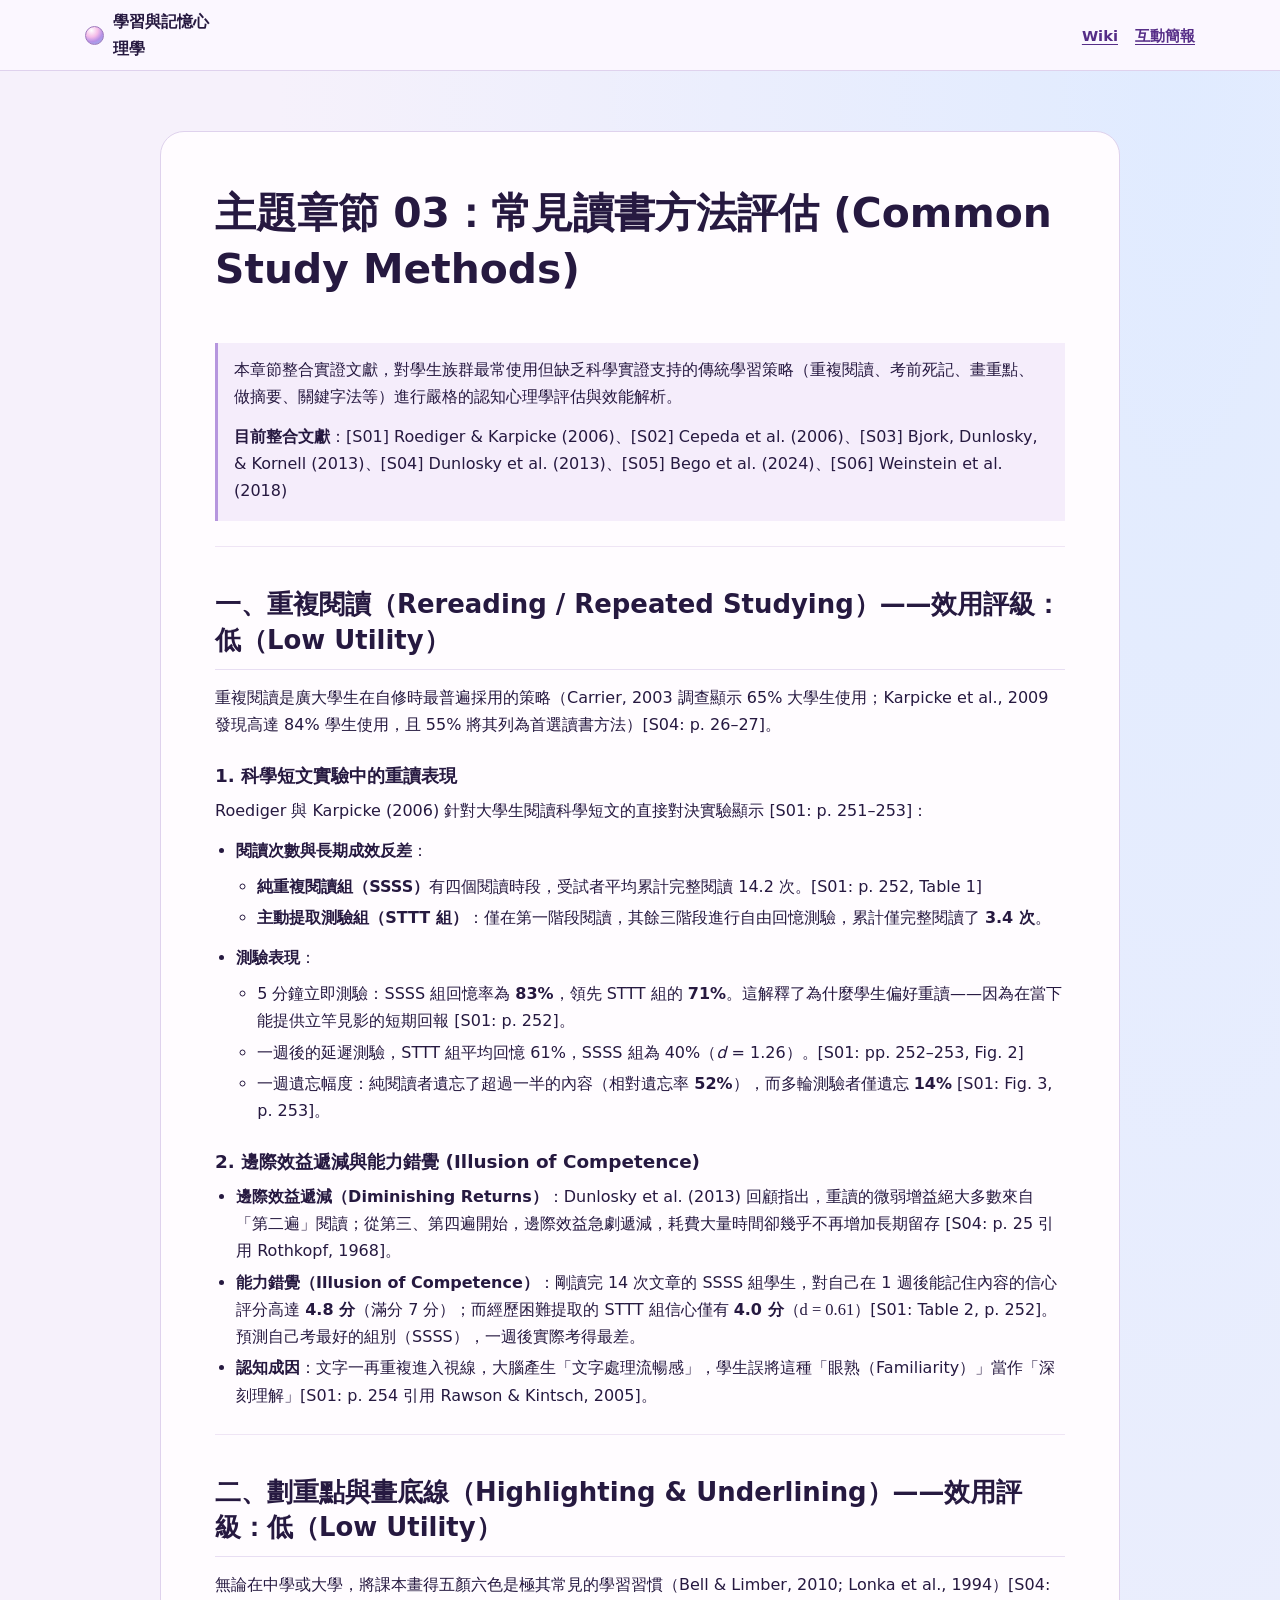
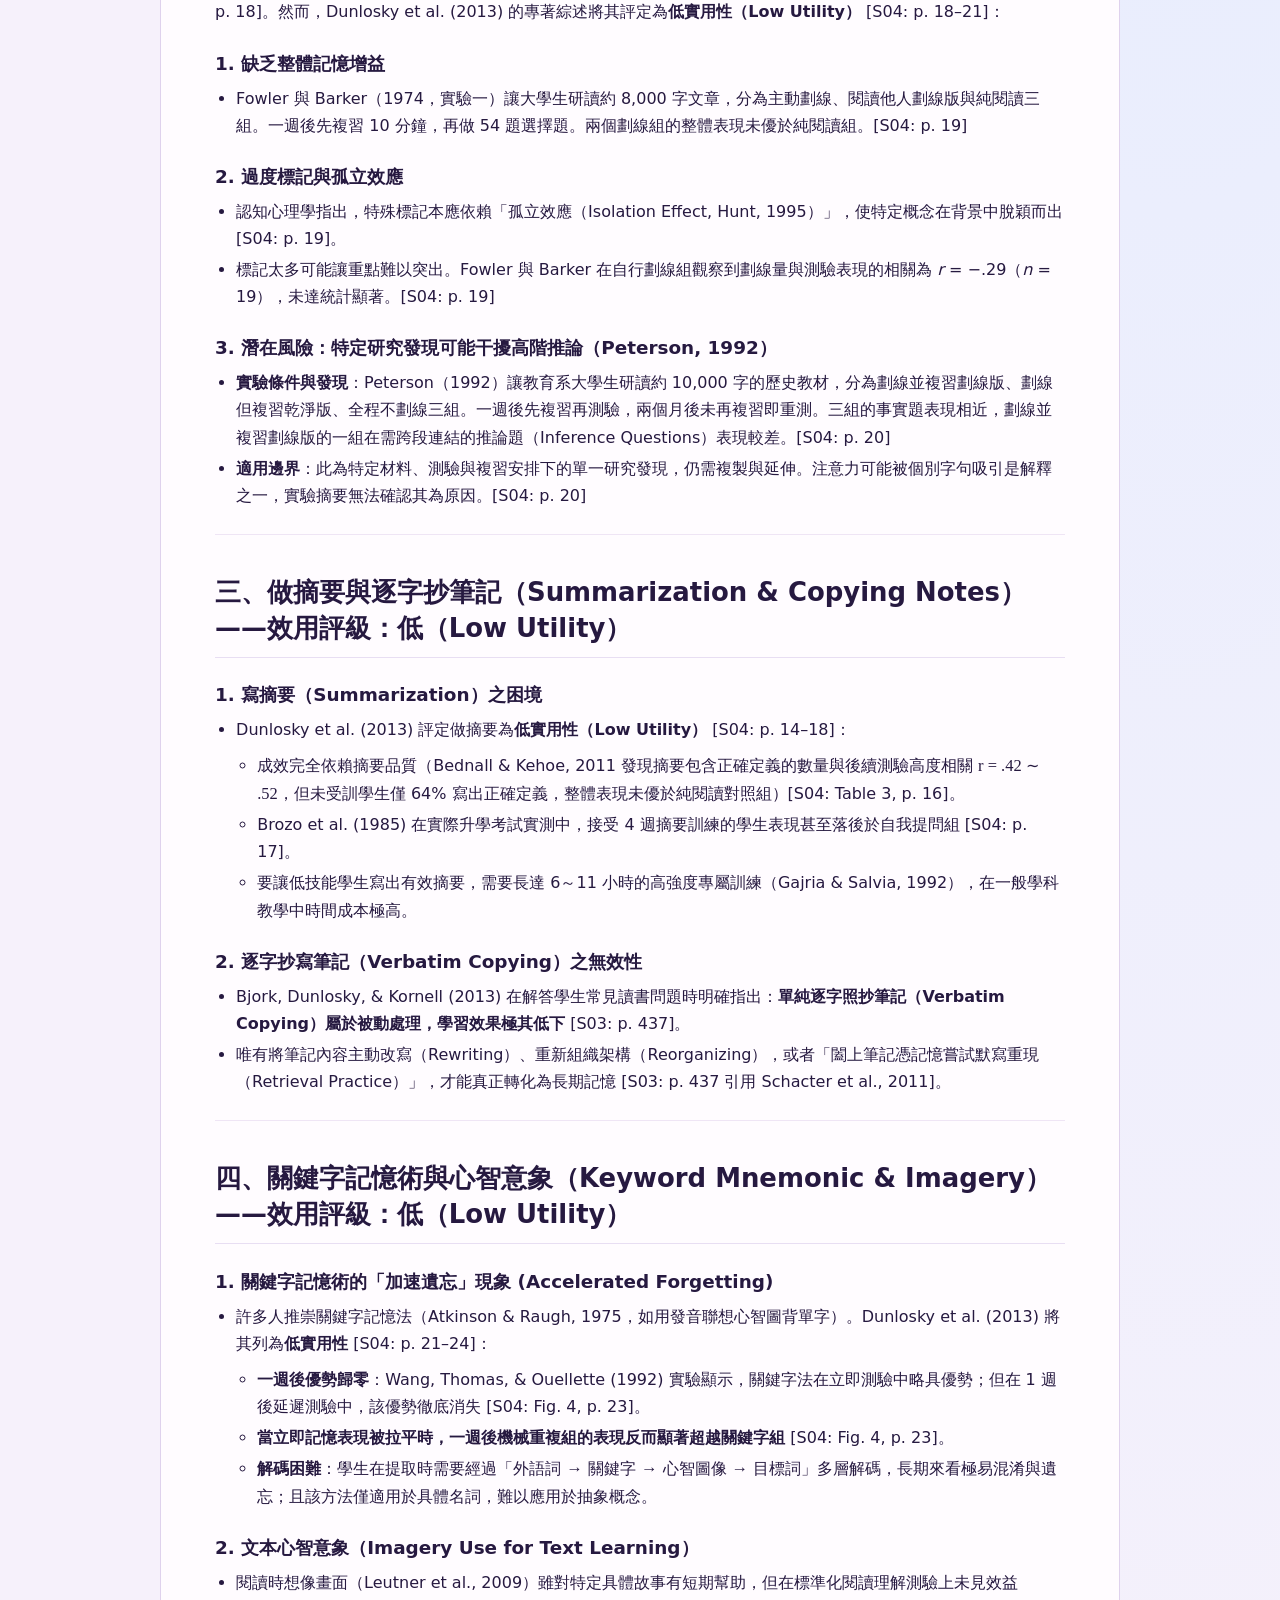
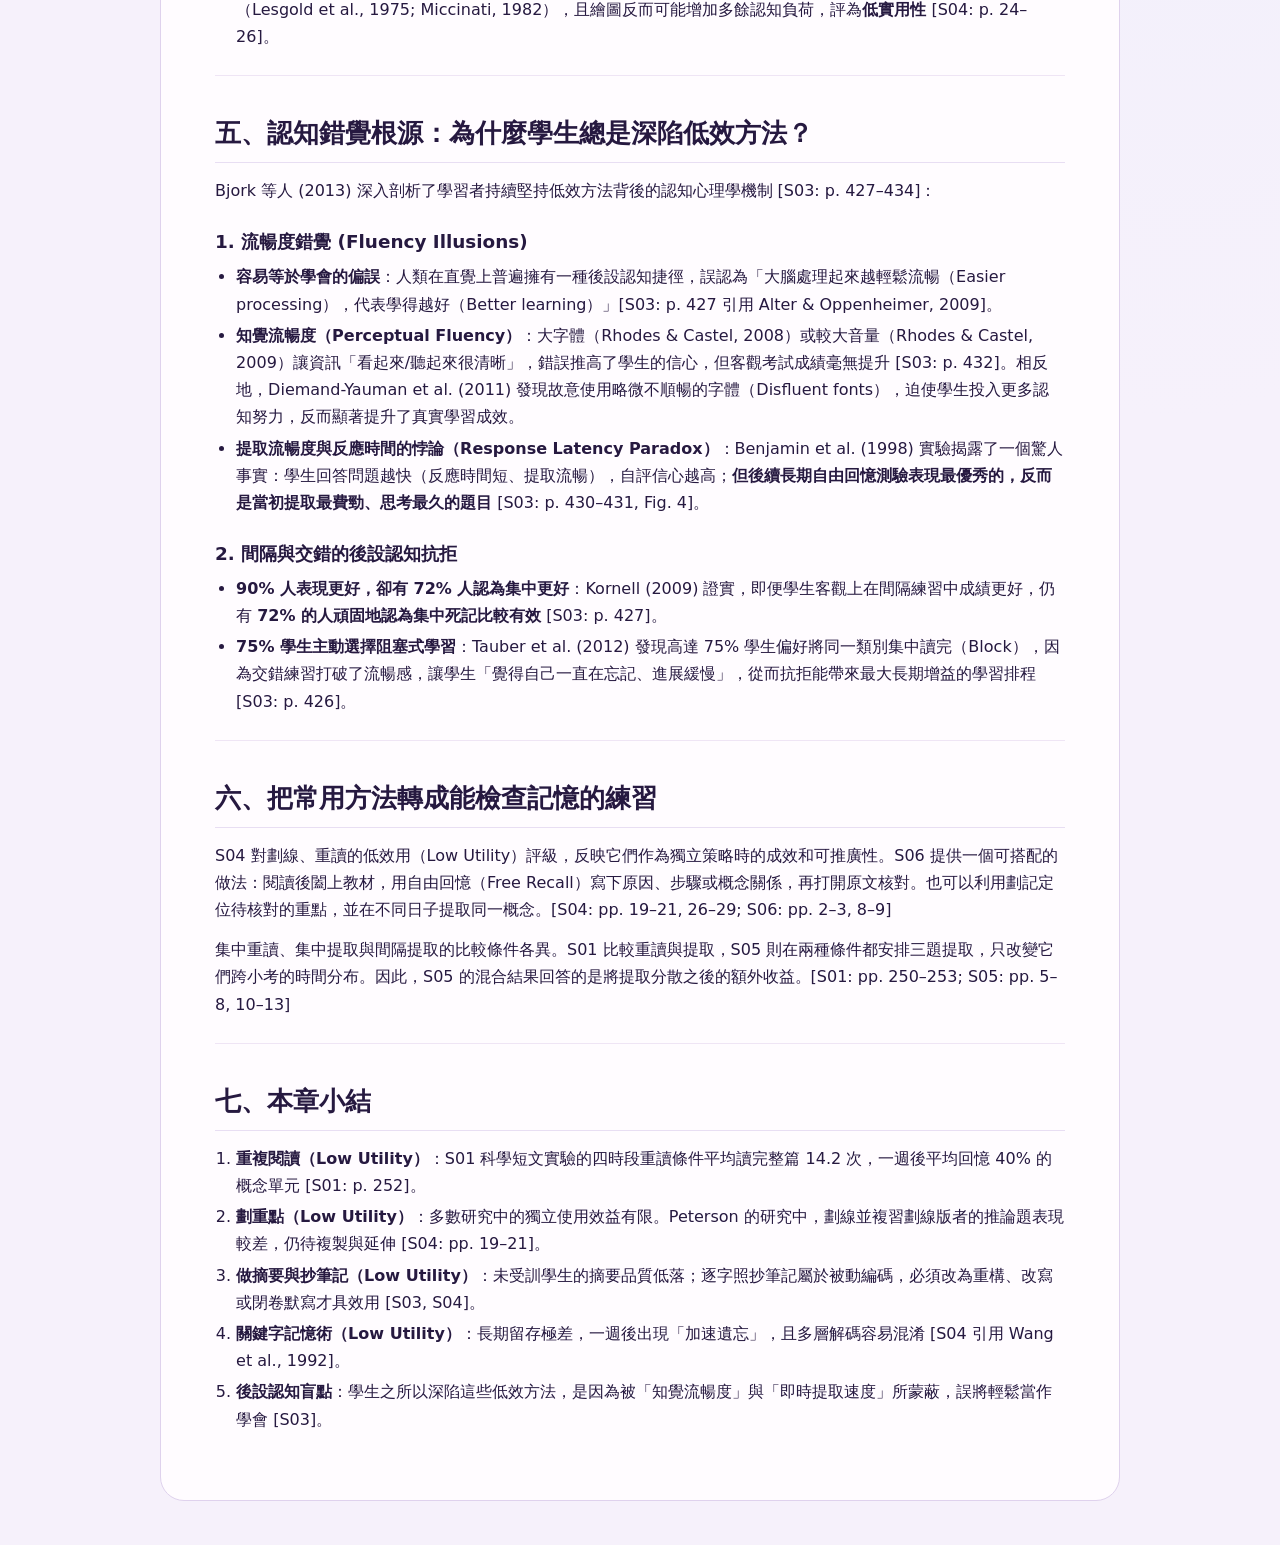
<file: wiki/topics/03-common-study-methods.html>
<!doctype html>
<html lang="zh-Hant">
<head>
  <meta charset="utf-8">
  <meta name="viewport" content="width=device-width, initial-scale=1">
  <title>主題章節 03：常見讀書方法評估 (Common Study Methods)｜學習與記憶心理學</title>
  <link rel="stylesheet" href="../../assets/site.css">
</head>
<body>
  <a class="skip-link" href="#main">跳到內容</a>
  <header class="masthead">
    <div class="masthead-inner">
      <a class="brand" href="../../index.html"><span class="orb" aria-hidden="true"></span>學習與記憶心理學</a>
      <nav aria-label="網站導覽"><a href="../index.html">Wiki</a><a href="../../slides/index.html">互動簡報</a></nav>
    </div>
  </header>
  <main id="main" class="wiki-page">
    <article><h1>主題章節 03：常見讀書方法評估 (Common Study Methods)</h1>
<blockquote>
<p>本章節整合實證文獻，對學生族群最常使用但缺乏科學實證支持的傳統學習策略（重複閱讀、考前死記、畫重點、做摘要、關鍵字法等）進行嚴格的認知心理學評估與效能解析。</p>
<p><strong>目前整合文獻</strong>：[S01] Roediger &amp; Karpicke (2006)、[S02] Cepeda et al. (2006)、[S03] Bjork, Dunlosky, &amp; Kornell (2013)、[S04] Dunlosky et al. (2013)、[S05] Bego et al. (2024)、[S06] Weinstein et al. (2018)</p>
</blockquote>
<hr />
<h2>一、重複閱讀（Rereading / Repeated Studying）——效用評級：低（Low Utility）</h2>
<p>重複閱讀是廣大學生在自修時最普遍採用的策略（Carrier, 2003 調查顯示 65% 大學生使用；Karpicke et al., 2009 發現高達 84% 學生使用，且 55% 將其列為首選讀書方法）[S04: p. 26–27]。</p>
<h3>1. 科學短文實驗中的重讀表現</h3>
<p>Roediger 與 Karpicke (2006) 針對大學生閱讀科學短文的直接對決實驗顯示 [S01: p. 251–253]：</p>
<ul>
<li><strong>閱讀次數與長期成效反差</strong>：<ul>
<li><strong>純重複閱讀組（SSSS）</strong>有四個閱讀時段，受試者平均累計完整閱讀 14.2 次。[S01: p. 252, Table 1]</li>
<li><strong>主動提取測驗組（STTT 組）</strong>：僅在第一階段閱讀，其餘三階段進行自由回憶測驗，累計僅完整閱讀了 <strong>3.4 次</strong>。</li>
</ul>
</li>
<li><strong>測驗表現</strong>：<ul>
<li>5 分鐘立即測驗：SSSS 組回憶率為 <strong>83%</strong>，領先 STTT 組的 <strong>71%</strong>。這解釋了為什麼學生偏好重讀——因為在當下能提供立竿見影的短期回報 [S01: p. 252]。</li>
<li>一週後的延遲測驗，STTT 組平均回憶 61%，SSSS 組為 40%（<em>d</em> = 1.26）。[S01: pp. 252–253, Fig. 2]</li>
<li>一週遺忘幅度：純閱讀者遺忘了超過一半的內容（相對遺忘率 <strong>52%</strong>），而多輪測驗者僅遺忘 <strong>14%</strong> [S01: Fig. 3, p. 253]。</li>
</ul>
</li>
</ul>
<h3>2. 邊際效益遞減與能力錯覺 (Illusion of Competence)</h3>
<ul>
<li><strong>邊際效益遞減（Diminishing Returns）</strong>：Dunlosky et al. (2013) 回顧指出，重讀的微弱增益絕大多數來自「第二遍」閱讀；從第三、第四遍開始，邊際效益急劇遞減，耗費大量時間卻幾乎不再增加長期留存 [S04: p. 25 引用 Rothkopf, 1968]。</li>
<li><strong>能力錯覺（Illusion of Competence）</strong>：剛讀完 14 次文章的 SSSS 組學生，對自己在 1 週後能記住內容的信心評分高達 <strong>4.8 分</strong>（滿分 7 分）；而經歷困難提取的 STTT 組信心僅有 <strong>4.0 分</strong>（<span class="math">d = 0.61</span>）[S01: Table 2, p. 252]。預測自己考最好的組別（SSSS），一週後實際考得最差。</li>
<li><strong>認知成因</strong>：文字一再重複進入視線，大腦產生「文字處理流暢感」，學生誤將這種「眼熟（Familiarity）」當作「深刻理解」[S01: p. 254 引用 Rawson &amp; Kintsch, 2005]。</li>
</ul>
<hr />
<h2>二、劃重點與畫底線（Highlighting &amp; Underlining）——效用評級：低（Low Utility）</h2>
<p>無論在中學或大學，將課本畫得五顏六色是極其常見的學習習慣（Bell &amp; Limber, 2010; Lonka et al., 1994）[S04: p. 18]。然而，Dunlosky et al. (2013) 的專著綜述將其評定為<strong>低實用性（Low Utility）</strong> [S04: p. 18–21]：</p>
<h3>1. 缺乏整體記憶增益</h3>
<ul>
<li><span class="line-anchor" id="L35"></span> Fowler 與 Barker（1974，實驗一）讓大學生研讀約 8,000 字文章，分為主動劃線、閱讀他人劃線版與純閱讀三組。一週後先複習 10 分鐘，再做 54 題選擇題。兩個劃線組的整體表現未優於純閱讀組。[S04: p. 19]</li>
</ul>
<h3>2. 過度標記與孤立效應</h3>
<ul>
<li>認知心理學指出，特殊標記本應依賴「孤立效應（Isolation Effect, Hunt, 1995）」，使特定概念在背景中脫穎而出 [S04: p. 19]。</li>
<li>標記太多可能讓重點難以突出。Fowler 與 Barker 在自行劃線組觀察到劃線量與測驗表現的相關為 <em>r</em> = −.29（<em>n</em> = 19），未達統計顯著。[S04: p. 19]</li>
</ul>
<h3>3. 潛在風險：特定研究發現可能干擾高階推論（Peterson, 1992）</h3>
<ul>
<li><span class="line-anchor" id="L42"></span> <strong>實驗條件與發現</strong>：Peterson（1992）讓教育系大學生研讀約 10,000 字的歷史教材，分為劃線並複習劃線版、劃線但複習乾淨版、全程不劃線三組。一週後先複習再測驗，兩個月後未再複習即重測。三組的事實題表現相近，劃線並複習劃線版的一組在需跨段連結的推論題（Inference Questions）表現較差。[S04: p. 20]</li>
<li><span class="line-anchor" id="L43"></span> <strong>適用邊界</strong>：此為特定材料、測驗與複習安排下的單一研究發現，仍需複製與延伸。注意力可能被個別字句吸引是解釋之一，實驗摘要無法確認其為原因。[S04: p. 20]</li>
</ul>
<hr />
<h2>三、做摘要與逐字抄筆記（Summarization &amp; Copying Notes）——效用評級：低（Low Utility）</h2>
<h3>1. 寫摘要（Summarization）之困境</h3>
<ul>
<li>Dunlosky et al. (2013) 評定做摘要為<strong>低實用性（Low Utility）</strong> [S04: p. 14–18]：<ul>
<li><span class="line-anchor" id="L51"></span> 成效完全依賴摘要品質（Bednall &amp; Kehoe, 2011 發現摘要包含正確定義的數量與後續測驗高度相關 <span class="math">r = .42 ∼ .52</span>，但未受訓學生僅 64% 寫出正確定義，整體表現未優於純閱讀對照組）[S04: Table 3, p. 16]。</li>
<li>Brozo et al. (1985) 在實際升學考試實測中，接受 4 週摘要訓練的學生表現甚至落後於自我提問組 [S04: p. 17]。</li>
<li>要讓低技能學生寫出有效摘要，需要長達 6～11 小時的高強度專屬訓練（Gajria &amp; Salvia, 1992），在一般學科教學中時間成本極高。</li>
</ul>
</li>
</ul>
<h3>2. 逐字抄寫筆記（Verbatim Copying）之無效性</h3>
<ul>
<li>Bjork, Dunlosky, &amp; Kornell (2013) 在解答學生常見讀書問題時明確指出：<strong>單純逐字照抄筆記（Verbatim Copying）屬於被動處理，學習效果極其低下</strong> [S03: p. 437]。</li>
<li>唯有將筆記內容主動改寫（Rewriting）、重新組織架構（Reorganizing），或者「闔上筆記憑記憶嘗試默寫重現（Retrieval Practice）」，才能真正轉化為長期記憶 [S03: p. 437 引用 Schacter et al., 2011]。</li>
</ul>
<hr />
<h2>四、關鍵字記憶術與心智意象（Keyword Mnemonic &amp; Imagery）——效用評級：低（Low Utility）</h2>
<h3>1. 關鍵字記憶術的「加速遺忘」現象 (Accelerated Forgetting)</h3>
<ul>
<li>許多人推崇關鍵字記憶法（Atkinson &amp; Raugh, 1975，如用發音聯想心智圖背單字）。Dunlosky et al. (2013) 將其列為<strong>低實用性</strong> [S04: p. 21–24]：<ul>
<li><strong>一週後優勢歸零</strong>：Wang, Thomas, &amp; Ouellette (1992) 實驗顯示，關鍵字法在立即測驗中略具優勢；但在 1 週後延遲測驗中，該優勢徹底消失 [S04: Fig. 4, p. 23]。</li>
<li><strong>當立即記憶表現被拉平時，一週後機械重複組的表現反而顯著超越關鍵字組</strong> [S04: Fig. 4, p. 23]。</li>
<li><strong>解碼困難</strong>：學生在提取時需要經過「外語詞 <span class="math">→</span> 關鍵字 <span class="math">→</span> 心智圖像 <span class="math">→</span> 目標詞」多層解碼，長期來看極易混淆與遺忘；且該方法僅適用於具體名詞，難以應用於抽象概念。</li>
</ul>
</li>
</ul>
<h3>2. 文本心智意象（Imagery Use for Text Learning）</h3>
<ul>
<li>閱讀時想像畫面（Leutner et al., 2009）雖對特定具體故事有短期幫助，但在標準化閱讀理解測驗上未見效益（Lesgold et al., 1975; Miccinati, 1982），且繪圖反而可能增加多餘認知負荷，評為<strong>低實用性</strong> [S04: p. 24–26]。</li>
</ul>
<hr />
<h2>五、認知錯覺根源：為什麼學生總是深陷低效方法？</h2>
<p>Bjork 等人 (2013) 深入剖析了學習者持續堅持低效方法背後的認知心理學機制 [S03: p. 427–434]：</p>
<h3>1. 流暢度錯覺 (Fluency Illusions)</h3>
<ul>
<li><strong>容易等於學會的偏誤</strong>：人類在直覺上普遍擁有一種後設認知捷徑，誤認為「大腦處理起來越輕鬆流暢（Easier processing），代表學得越好（Better learning）」[S03: p. 427 引用 Alter &amp; Oppenheimer, 2009]。</li>
<li><strong>知覺流暢度（Perceptual Fluency）</strong>：大字體（Rhodes &amp; Castel, 2008）或較大音量（Rhodes &amp; Castel, 2009）讓資訊「看起來/聽起來很清晰」，錯誤推高了學生的信心，但客觀考試成績毫無提升 [S03: p. 432]。相反地，Diemand-Yauman et al. (2011) 發現故意使用略微不順暢的字體（Disfluent fonts），迫使學生投入更多認知努力，反而顯著提升了真實學習成效。</li>
<li><strong>提取流暢度與反應時間的悖論（Response Latency Paradox）</strong>：Benjamin et al. (1998) 實驗揭露了一個驚人事實：學生回答問題越快（反應時間短、提取流暢），自評信心越高；<strong>但後續長期自由回憶測驗表現最優秀的，反而是當初提取最費勁、思考最久的題目</strong> [S03: p. 430–431, Fig. 4]。</li>
</ul>
<h3>2. 間隔與交錯的後設認知抗拒</h3>
<ul>
<li><strong>90% 人表現更好，卻有 72% 人認為集中更好</strong>：Kornell (2009) 證實，即便學生客觀上在間隔練習中成績更好，仍有 <strong>72% 的人頑固地認為集中死記比較有效</strong> [S03: p. 427]。</li>
<li><strong>75% 學生主動選擇阻塞式學習</strong>：Tauber et al. (2012) 發現高達 75% 學生偏好將同一類別集中讀完（Block），因為交錯練習打破了流暢感，讓學生「覺得自己一直在忘記、進展緩慢」，從而抗拒能帶來最大長期增益的學習排程 [S03: p. 426]。</li>
</ul>
<hr />
<h2>六、把常用方法轉成能檢查記憶的練習</h2>
<p><span class="line-anchor" id="L91"></span> S04 對劃線、重讀的低效用（Low Utility）評級，反映它們作為獨立策略時的成效和可推廣性。S06 提供一個可搭配的做法：閱讀後闔上教材，用自由回憶（Free Recall）寫下原因、步驟或概念關係，再打開原文核對。也可以利用劃記定位待核對的重點，並在不同日子提取同一概念。[S04: pp. 19–21, 26–29; S06: pp. 2–3, 8–9]</p>
<p>集中重讀、集中提取與間隔提取的比較條件各異。S01 比較重讀與提取，S05 則在兩種條件都安排三題提取，只改變它們跨小考的時間分布。因此，S05 的混合結果回答的是將提取分散之後的額外收益。[S01: pp. 250–253; S05: pp. 5–8, 10–13]</p>
<hr />
<h2>七、本章小結</h2>
<ol>
<li><strong>重複閱讀（Low Utility）</strong>：S01 科學短文實驗的四時段重讀條件平均讀完整篇 14.2 次，一週後平均回憶 40% 的概念單元 [S01: p. 252]。</li>
<li><strong>劃重點（Low Utility）</strong>：多數研究中的獨立使用效益有限。Peterson 的研究中，劃線並複習劃線版者的推論題表現較差，仍待複製與延伸 [S04: pp. 19–21]。</li>
<li><strong>做摘要與抄筆記（Low Utility）</strong>：未受訓學生的摘要品質低落；逐字照抄筆記屬於被動編碼，必須改為重構、改寫或閉卷默寫才具效用 [S03, S04]。</li>
<li><strong>關鍵字記憶術（Low Utility）</strong>：長期留存極差，一週後出現「加速遺忘」，且多層解碼容易混淆 [S04 引用 Wang et al., 1992]。</li>
<li><strong>後設認知盲點</strong>：學生之所以深陷這些低效方法，是因為被「知覺流暢度」與「即時提取速度」所蒙蔽，誤將輕鬆當作學會 [S03]。</li>
</ol>
</article>
  </main>
</body>
</html>
</file>
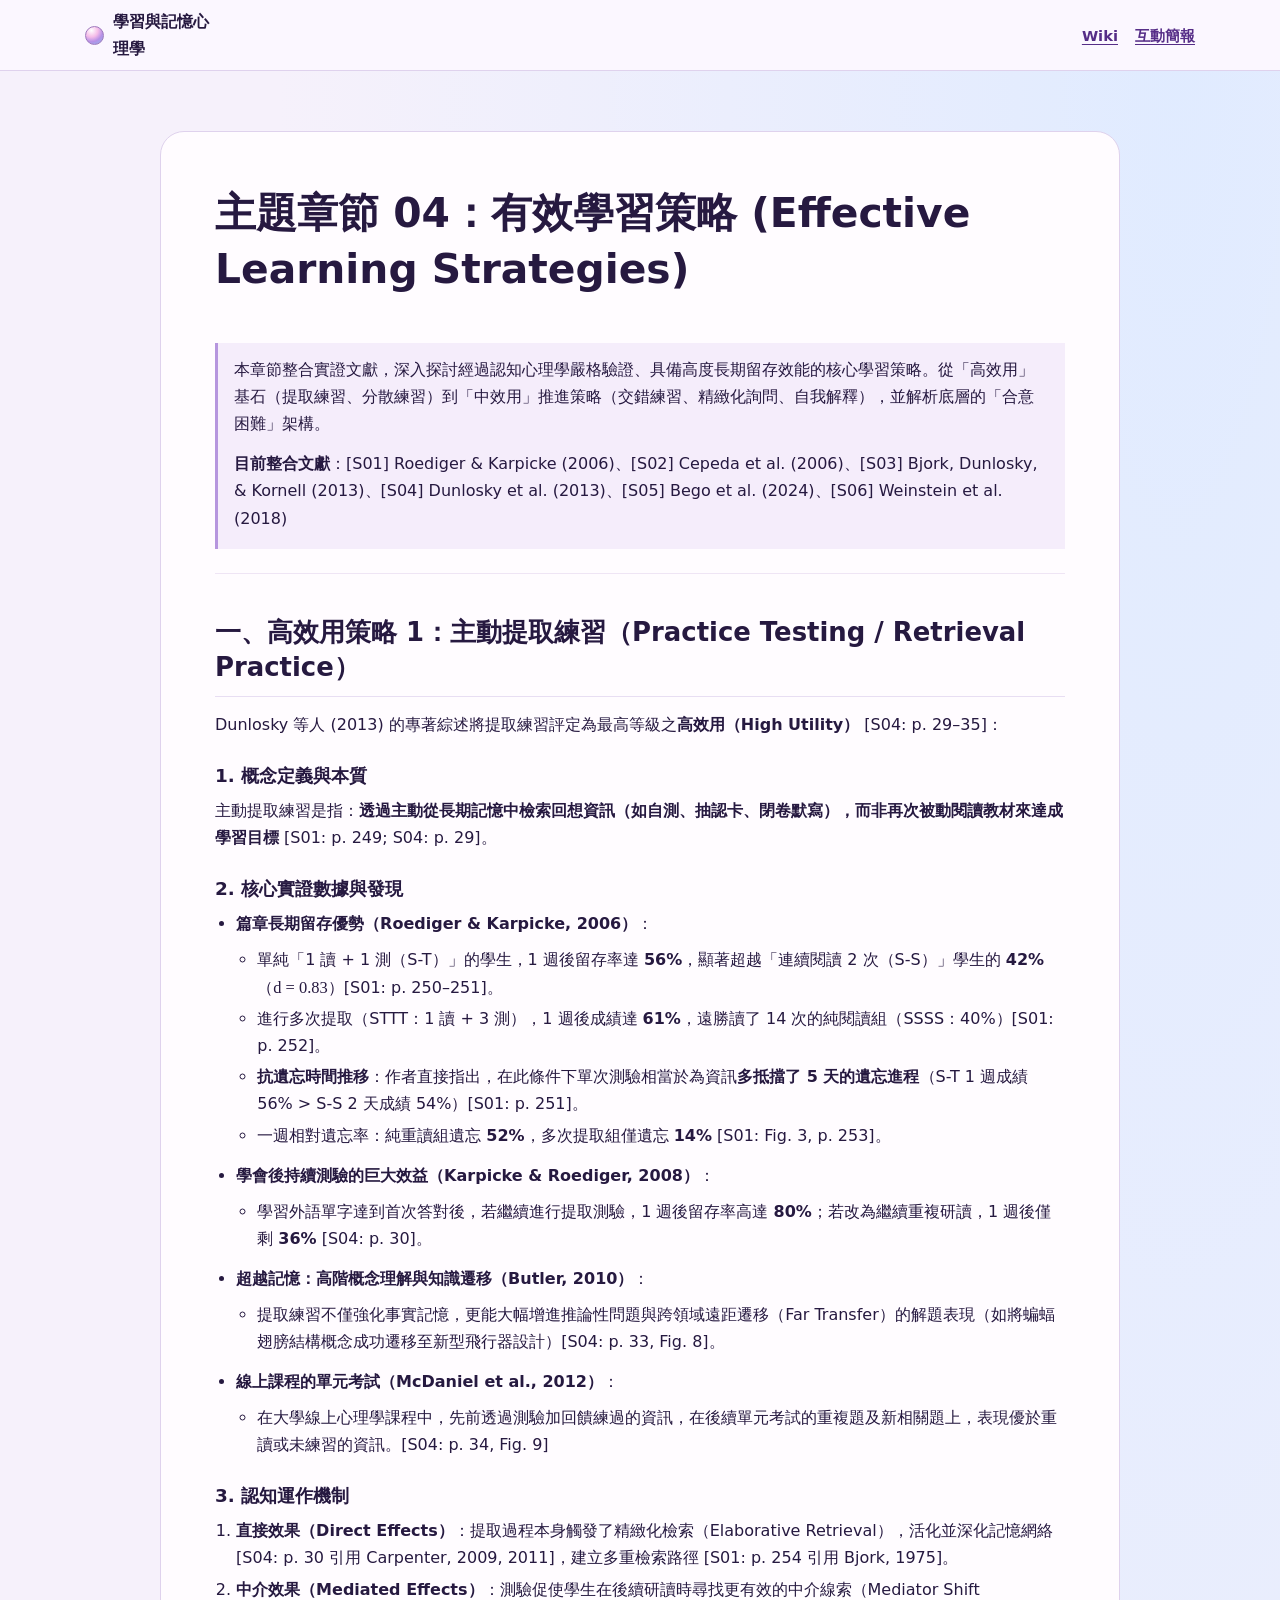
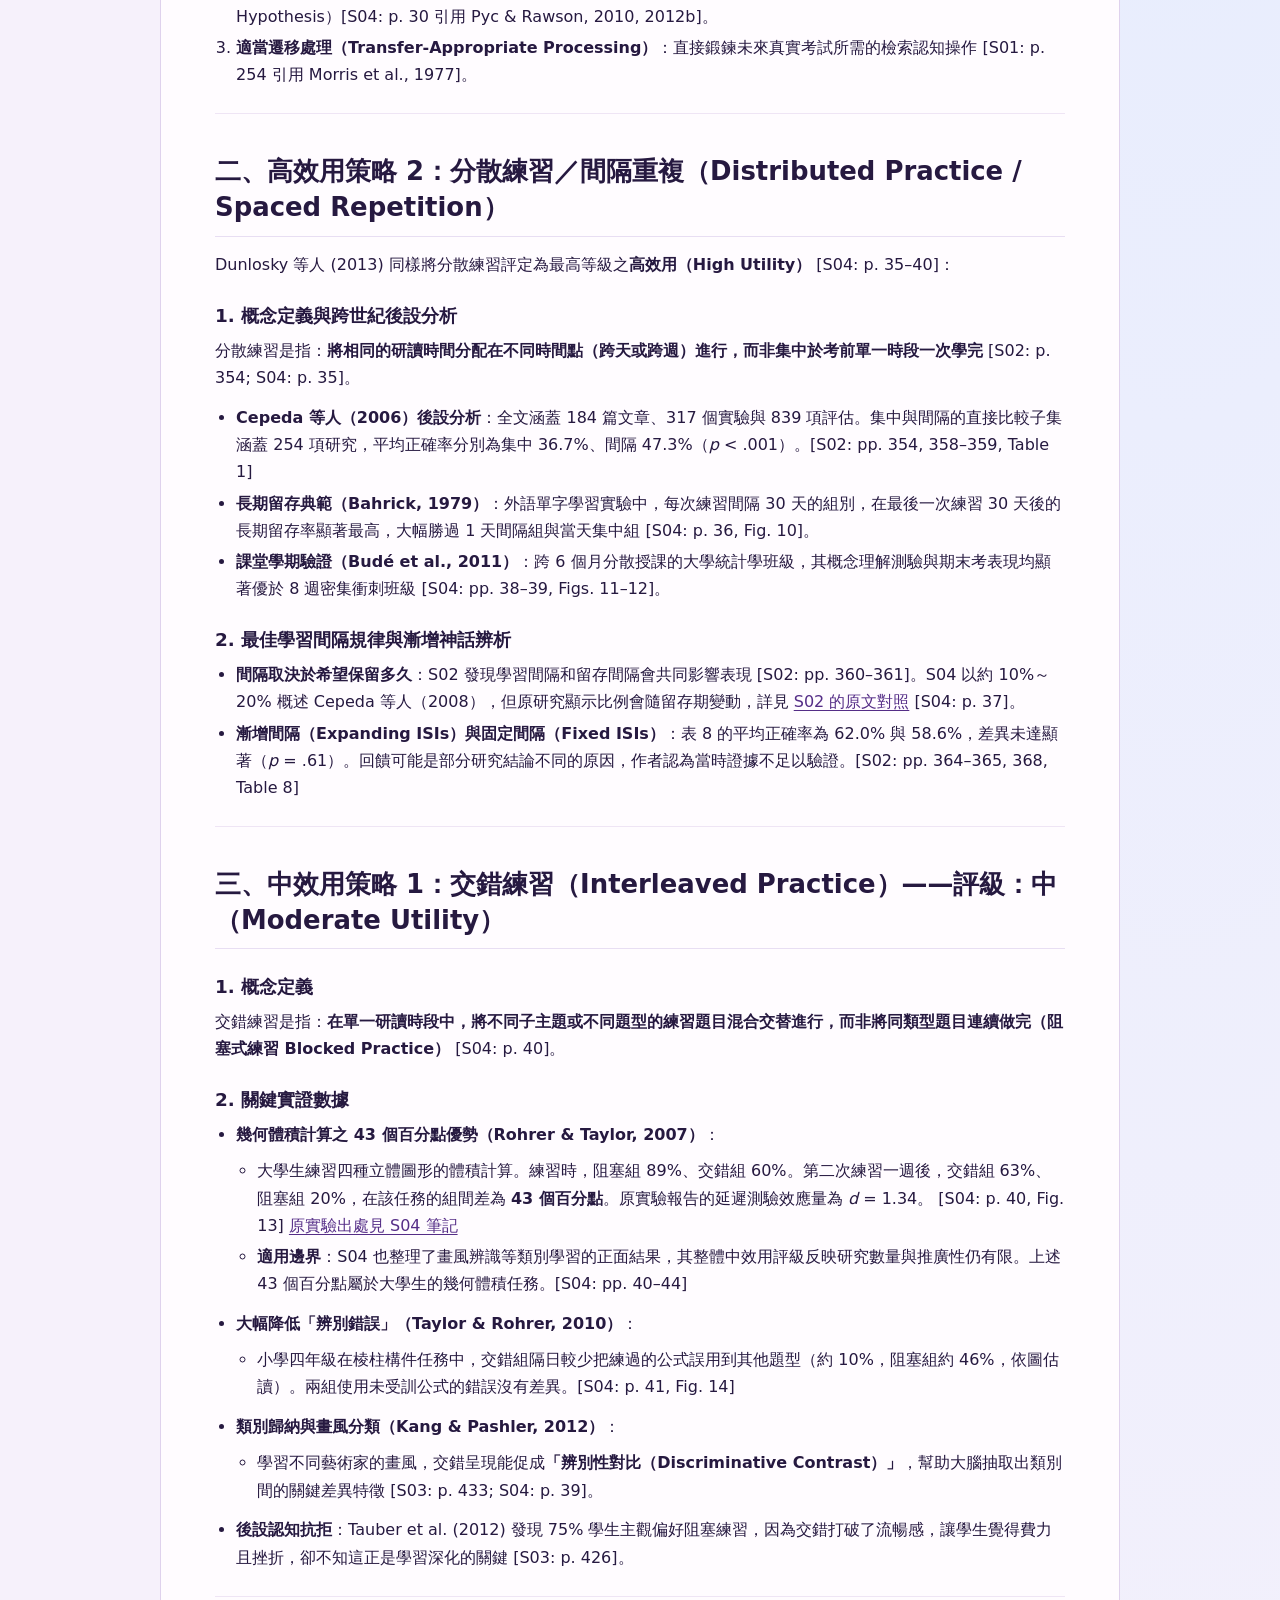
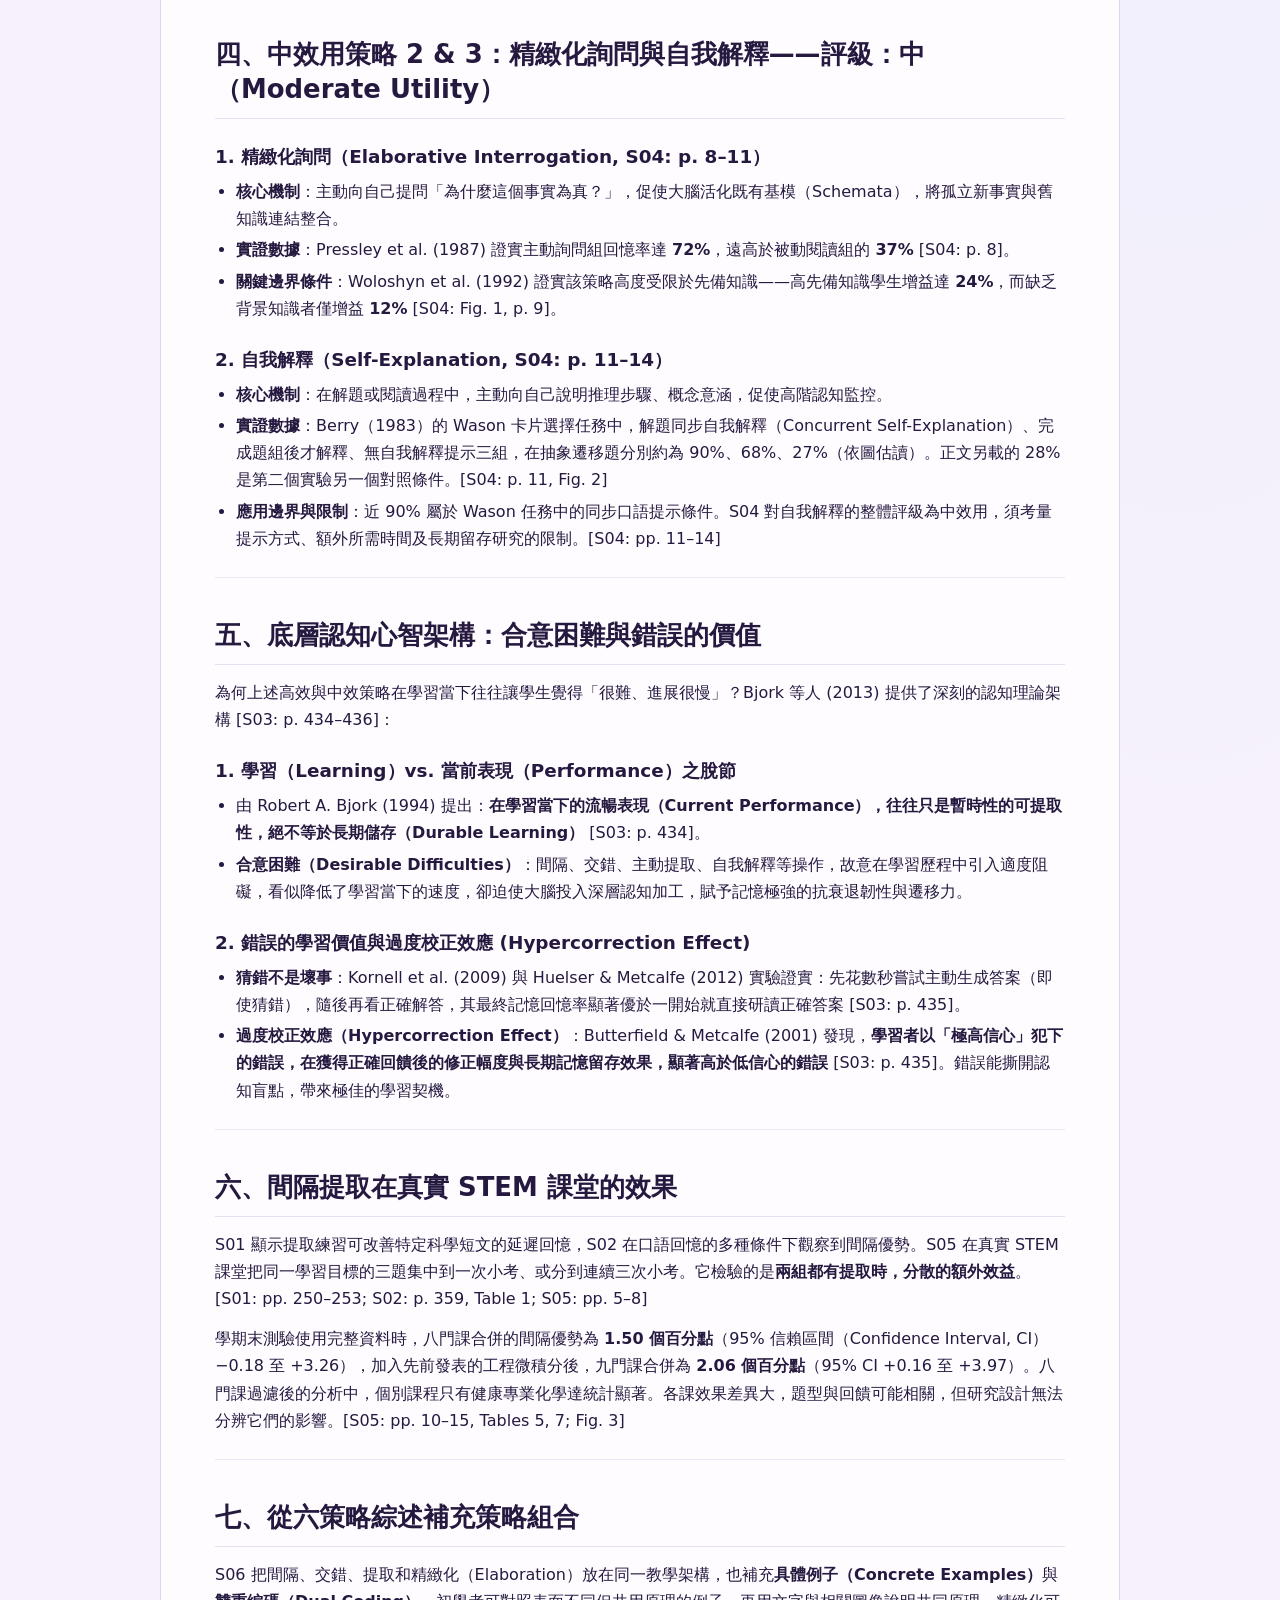
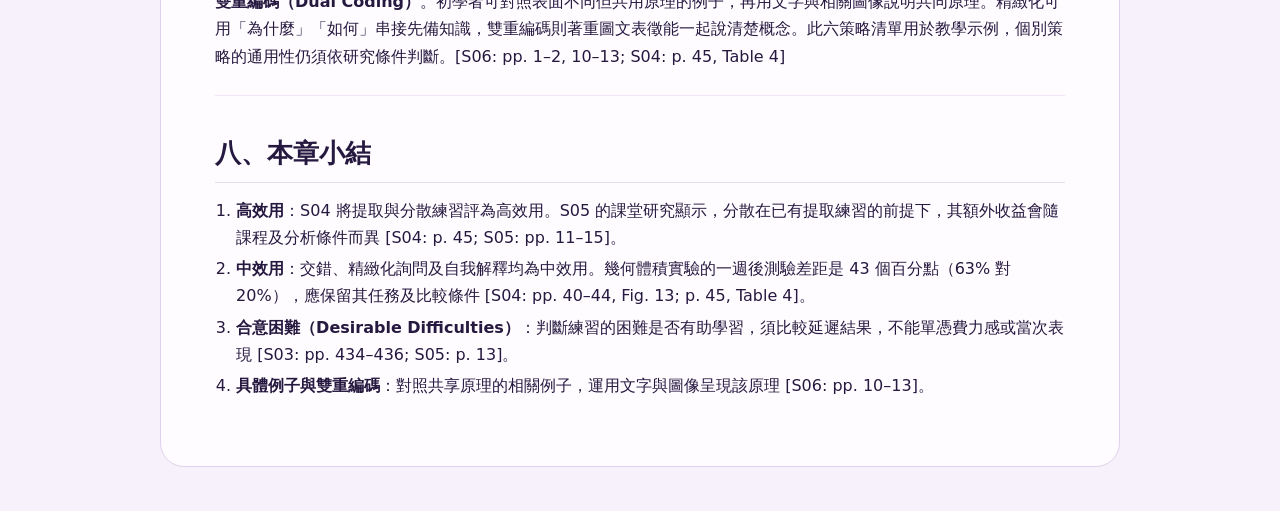
<file: wiki/topics/04-effective-learning-strategies.html>
<!doctype html>
<html lang="zh-Hant">
<head>
  <meta charset="utf-8">
  <meta name="viewport" content="width=device-width, initial-scale=1">
  <title>主題章節 04：有效學習策略 (Effective Learning Strategies)｜學習與記憶心理學</title>
  <link rel="stylesheet" href="../../assets/site.css">
</head>
<body>
  <a class="skip-link" href="#main">跳到內容</a>
  <header class="masthead">
    <div class="masthead-inner">
      <a class="brand" href="../../index.html"><span class="orb" aria-hidden="true"></span>學習與記憶心理學</a>
      <nav aria-label="網站導覽"><a href="../index.html">Wiki</a><a href="../../slides/index.html">互動簡報</a></nav>
    </div>
  </header>
  <main id="main" class="wiki-page">
    <article><h1>主題章節 04：有效學習策略 (Effective Learning Strategies)</h1>
<blockquote>
<p>本章節整合實證文獻，深入探討經過認知心理學嚴格驗證、具備高度長期留存效能的核心學習策略。從「高效用」基石（提取練習、分散練習）到「中效用」推進策略（交錯練習、精緻化詢問、自我解釋），並解析底層的「合意困難」架構。</p>
<p><strong>目前整合文獻</strong>：[S01] Roediger &amp; Karpicke (2006)、[S02] Cepeda et al. (2006)、[S03] Bjork, Dunlosky, &amp; Kornell (2013)、[S04] Dunlosky et al. (2013)、[S05] Bego et al. (2024)、[S06] Weinstein et al. (2018)</p>
</blockquote>
<hr />
<h2>一、高效用策略 1：主動提取練習（Practice Testing / Retrieval Practice）</h2>
<p>Dunlosky 等人 (2013) 的專著綜述將提取練習評定為最高等級之<strong>高效用（High Utility）</strong> [S04: p. 29–35]：</p>
<h3>1. 概念定義與本質</h3>
<p><span class="line-anchor" id="L14"></span> 主動提取練習是指：<strong>透過主動從長期記憶中檢索回想資訊（如自測、抽認卡、閉卷默寫），而非再次被動閱讀教材來達成學習目標</strong> [S01: p. 249; S04: p. 29]。</p>
<h3>2. 核心實證數據與發現</h3>
<ul>
<li><strong>篇章長期留存優勢（Roediger &amp; Karpicke, 2006）</strong>：<ul>
<li>單純「1 讀 + 1 測（S-T）」的學生，1 週後留存率達 <strong>56%</strong>，顯著超越「連續閱讀 2 次（S-S）」學生的 <strong>42%</strong>（<span class="math">d = 0.83</span>）[S01: p. 250–251]。</li>
<li>進行多次提取（STTT：1 讀 + 3 測），1 週後成績達 <strong>61%</strong>，遠勝讀了 14 次的純閱讀組（SSSS：40%）[S01: p. 252]。</li>
<li><strong>抗遺忘時間推移</strong>：作者直接指出，在此條件下單次測驗相當於為資訊<strong>多抵擋了 5 天的遺忘進程</strong>（S-T 1 週成績 56% &gt; S-S 2 天成績 54%）[S01: p. 251]。</li>
<li>一週相對遺忘率：純重讀組遺忘 <strong>52%</strong>，多次提取組僅遺忘 <strong>14%</strong> [S01: Fig. 3, p. 253]。</li>
</ul>
</li>
<li><strong>學會後持續測驗的巨大效益（Karpicke &amp; Roediger, 2008）</strong>：<ul>
<li>學習外語單字達到首次答對後，若繼續進行提取測驗，1 週後留存率高達 <strong>80%</strong>；若改為繼續重複研讀，1 週後僅剩 <strong>36%</strong> [S04: p. 30]。</li>
</ul>
</li>
<li><strong>超越記憶：高階概念理解與知識遷移（Butler, 2010）</strong>：<ul>
<li>提取練習不僅強化事實記憶，更能大幅增進推論性問題與跨領域遠距遷移（Far Transfer）的解題表現（如將蝙蝠翅膀結構概念成功遷移至新型飛行器設計）[S04: p. 33, Fig. 8]。</li>
</ul>
</li>
<li><strong>線上課程的單元考試（McDaniel et al., 2012）</strong>：<ul>
<li>在大學線上心理學課程中，先前透過測驗加回饋練過的資訊，在後續單元考試的重複題及新相關題上，表現優於重讀或未練習的資訊。[S04: p. 34, Fig. 9]</li>
</ul>
</li>
</ul>
<h3>3. 認知運作機制</h3>
<ol>
<li><strong>直接效果（Direct Effects）</strong>：提取過程本身觸發了精緻化檢索（Elaborative Retrieval），活化並深化記憶網絡 [S04: p. 30 引用 Carpenter, 2009, 2011]，建立多重檢索路徑 [S01: p. 254 引用 Bjork, 1975]。</li>
<li><strong>中介效果（Mediated Effects）</strong>：測驗促使學生在後續研讀時尋找更有效的中介線索（Mediator Shift Hypothesis）[S04: p. 30 引用 Pyc &amp; Rawson, 2010, 2012b]。</li>
<li><strong>適當遷移處理（Transfer-Appropriate Processing）</strong>：直接鍛鍊未來真實考試所需的檢索認知操作 [S01: p. 254 引用 Morris et al., 1977]。</li>
</ol>
<hr />
<h2>二、高效用策略 2：分散練習／間隔重複（Distributed Practice / Spaced Repetition）</h2>
<p>Dunlosky 等人 (2013) 同樣將分散練習評定為最高等級之<strong>高效用（High Utility）</strong> [S04: p. 35–40]：</p>
<h3>1. 概念定義與跨世紀後設分析</h3>
<p>分散練習是指：<strong>將相同的研讀時間分配在不同時間點（跨天或跨週）進行，而非集中於考前單一時段一次學完</strong> [S02: p. 354; S04: p. 35]。</p>
<ul>
<li><span class="line-anchor" id="L42"></span> <strong>Cepeda 等人（2006）後設分析</strong>：全文涵蓋 184 篇文章、317 個實驗與 839 項評估。集中與間隔的直接比較子集涵蓋 254 項研究，平均正確率分別為集中 36.7%、間隔 47.3%（<em>p</em> &lt; .001）。[S02: pp. 354, 358–359, Table 1]</li>
<li><strong>長期留存典範（Bahrick, 1979）</strong>：外語單字學習實驗中，每次練習間隔 30 天的組別，在最後一次練習 30 天後的長期留存率顯著最高，大幅勝過 1 天間隔組與當天集中組 [S04: p. 36, Fig. 10]。</li>
<li><strong>課堂學期驗證（Budé et al., 2011）</strong>：跨 6 個月分散授課的大學統計學班級，其概念理解測驗與期末考表現均顯著優於 8 週密集衝刺班級 [S04: pp. 38–39, Figs. 11–12]。</li>
</ul>
<h3>2. 最佳學習間隔規律與漸增神話辨析</h3>
<ul>
<li><span class="line-anchor" id="L47"></span> <strong>間隔取決於希望保留多久</strong>：S02 發現學習間隔和留存間隔會共同影響表現 [S02: pp. 360–361]。S04 以約 10%～20% 概述 Cepeda 等人（2008），但原研究顯示比例會隨留存期變動，詳見 <a href="../sources/S02-cepeda-et-al-2006.html">S02 的原文對照</a> [S04: p. 37]。</li>
<li><strong>漸增間隔（Expanding ISIs）與固定間隔（Fixed ISIs）</strong>：表 8 的平均正確率為 62.0% 與 58.6%，差異未達顯著（<em>p</em> = .61）。回饋可能是部分研究結論不同的原因，作者認為當時證據不足以驗證。[S02: pp. 364–365, 368, Table 8]</li>
</ul>
<hr />
<h2>三、中效用策略 1：交錯練習（Interleaved Practice）——評級：中（Moderate Utility）</h2>
<h3>1. 概念定義</h3>
<p><span class="line-anchor" id="L55"></span> 交錯練習是指：<strong>在單一研讀時段中，將不同子主題或不同題型的練習題目混合交替進行，而非將同類型題目連續做完（阻塞式練習 Blocked Practice）</strong> [S04: p. 40]。</p>
<h3>2. 關鍵實證數據</h3>
<ul>
<li><strong>幾何體積計算之 43 個百分點優勢（Rohrer &amp; Taylor, 2007）</strong>：<ul>
<li><span class="line-anchor" id="L59"></span> 大學生練習四種立體圖形的體積計算。練習時，阻塞組 89%、交錯組 60%。第二次練習一週後，交錯組 63%、阻塞組 20%，在該任務的組間差為 <strong>43 個百分點</strong>。原實驗報告的延遲測驗效應量為 <em>d</em> = 1.34。 [S04: p. 40, Fig. 13] <a href="../sources/S04-dunlosky-et-al-2013.html">原實驗出處見 S04 筆記</a></li>
<li><span class="line-anchor" id="L60"></span> <strong>適用邊界</strong>：S04 也整理了畫風辨識等類別學習的正面結果，其整體中效用評級反映研究數量與推廣性仍有限。上述 43 個百分點屬於大學生的幾何體積任務。[S04: pp. 40–44]</li>
</ul>
</li>
<li><strong>大幅降低「辨別錯誤」（Taylor &amp; Rohrer, 2010）</strong>：<ul>
<li>小學四年級在棱柱構件任務中，交錯組隔日較少把練過的公式誤用到其他題型（約 10%，阻塞組約 46%，依圖估讀）。兩組使用未受訓公式的錯誤沒有差異。[S04: p. 41, Fig. 14]</li>
</ul>
</li>
<li><strong>類別歸納與畫風分類（Kang &amp; Pashler, 2012）</strong>：<ul>
<li>學習不同藝術家的畫風，交錯呈現能促成<strong>「辨別性對比（Discriminative Contrast）」</strong>，幫助大腦抽取出類別間的關鍵差異特徵 [S03: p. 433; S04: p. 39]。</li>
</ul>
</li>
<li><strong>後設認知抗拒</strong>：Tauber et al. (2012) 發現 75% 學生主觀偏好阻塞練習，因為交錯打破了流暢感，讓學生覺得費力且挫折，卻不知這正是學習深化的關鍵 [S03: p. 426]。</li>
</ul>
<hr />
<h2>四、中效用策略 2 &amp; 3：精緻化詢問與自我解釋——評級：中（Moderate Utility）</h2>
<h3>1. 精緻化詢問（Elaborative Interrogation, S04: p. 8–11）</h3>
<ul>
<li><strong>核心機制</strong>：主動向自己提問「為什麼這個事實為真？」，促使大腦活化既有基模（Schemata），將孤立新事實與舊知識連結整合。</li>
<li><strong>實證數據</strong>：Pressley et al. (1987) 證實主動詢問組回憶率達 <strong>72%</strong>，遠高於被動閱讀組的 <strong>37%</strong> [S04: p. 8]。</li>
<li><strong>關鍵邊界條件</strong>：Woloshyn et al. (1992) 證實該策略高度受限於先備知識——高先備知識學生增益達 <strong>24%</strong>，而缺乏背景知識者僅增益 <strong>12%</strong> [S04: Fig. 1, p. 9]。</li>
</ul>
<h3>2. 自我解釋（Self-Explanation, S04: p. 11–14）</h3>
<ul>
<li><strong>核心機制</strong>：在解題或閱讀過程中，主動向自己說明推理步驟、概念意涵，促使高階認知監控。</li>
<li><strong>實證數據</strong>：Berry（1983）的 Wason 卡片選擇任務中，解題同步自我解釋（Concurrent Self-Explanation）、完成題組後才解釋、無自我解釋提示三組，在抽象遷移題分別約為 90%、68%、27%（依圖估讀）。正文另載的 28% 是第二個實驗另一個對照條件。[S04: p. 11, Fig. 2]</li>
<li><strong>應用邊界與限制</strong>：近 90% 屬於 Wason 任務中的同步口語提示條件。S04 對自我解釋的整體評級為中效用，須考量提示方式、額外所需時間及長期留存研究的限制。[S04: pp. 11–14]</li>
</ul>
<hr />
<h2>五、底層認知心智架構：合意困難與錯誤的價值</h2>
<p>為何上述高效與中效策略在學習當下往往讓學生覺得「很難、進展很慢」？Bjork 等人 (2013) 提供了深刻的認知理論架構 [S03: p. 434–436]：</p>
<h3>1. 學習（Learning）vs. 當前表現（Performance）之脫節</h3>
<ul>
<li>由 Robert A. Bjork (1994) 提出：<strong>在學習當下的流暢表現（Current Performance），往往只是暫時性的可提取性，絕不等於長期儲存（Durable Learning）</strong> [S03: p. 434]。</li>
<li><strong>合意困難（Desirable Difficulties）</strong>：間隔、交錯、主動提取、自我解釋等操作，故意在學習歷程中引入適度阻礙，看似降低了學習當下的速度，卻迫使大腦投入深層認知加工，賦予記憶極強的抗衰退韌性與遷移力。</li>
</ul>
<h3>2. 錯誤的學習價值與過度校正效應 (Hypercorrection Effect)</h3>
<ul>
<li><strong>猜錯不是壞事</strong>：Kornell et al. (2009) 與 Huelser &amp; Metcalfe (2012) 實驗證實：先花數秒嘗試主動生成答案（即使猜錯），隨後再看正確解答，其最終記憶回憶率顯著優於一開始就直接研讀正確答案 [S03: p. 435]。</li>
<li><strong>過度校正效應（Hypercorrection Effect）</strong>：Butterfield &amp; Metcalfe (2001) 發現，<strong>學習者以「極高信心」犯下的錯誤，在獲得正確回饋後的修正幅度與長期記憶留存效果，顯著高於低信心的錯誤</strong> [S03: p. 435]。錯誤能撕開認知盲點，帶來極佳的學習契機。</li>
</ul>
<hr />
<h2>六、間隔提取在真實 STEM 課堂的效果</h2>
<p><span class="line-anchor" id="L99"></span> S01 顯示提取練習可改善特定科學短文的延遲回憶，S02 在口語回憶的多種條件下觀察到間隔優勢。S05 在真實 STEM 課堂把同一學習目標的三題集中到一次小考、或分到連續三次小考。它檢驗的是<strong>兩組都有提取時，分散的額外效益</strong>。[S01: pp. 250–253; S02: p. 359, Table 1; S05: pp. 5–8]</p>
<p><span class="line-anchor" id="L101"></span> 學期末測驗使用完整資料時，八門課合併的間隔優勢為 <strong>1.50 個百分點</strong>（95% 信賴區間（Confidence Interval, CI）−0.18 至 +3.26），加入先前發表的工程微積分後，九門課合併為 <strong>2.06 個百分點</strong>（95% CI +0.16 至 +3.97）。八門課過濾後的分析中，個別課程只有健康專業化學達統計顯著。各課效果差異大，題型與回饋可能相關，但研究設計無法分辨它們的影響。[S05: pp. 10–15, Tables 5, 7; Fig. 3]</p>
<hr />
<h2>七、從六策略綜述補充策略組合</h2>
<p>S06 把間隔、交錯、提取和精緻化（Elaboration）放在同一教學架構，也補充<strong>具體例子（Concrete Examples）</strong>與<strong>雙重編碼（Dual Coding）</strong>。初學者可對照表面不同但共用原理的例子，再用文字與相關圖像說明共同原理。精緻化可用「為什麼」「如何」串接先備知識，雙重編碼則著重圖文表徵能一起說清楚概念。此六策略清單用於教學示例，個別策略的通用性仍須依研究條件判斷。[S06: pp. 1–2, 10–13; S04: p. 45, Table 4]</p>
<hr />
<h2>八、本章小結</h2>
<ol>
<li><strong>高效用</strong>：S04 將提取與分散練習評為高效用。S05 的課堂研究顯示，分散在已有提取練習的前提下，其額外收益會隨課程及分析條件而異 [S04: p. 45; S05: pp. 11–15]。</li>
<li><strong>中效用</strong>：交錯、精緻化詢問及自我解釋均為中效用。幾何體積實驗的一週後測驗差距是 43 個百分點（63% 對 20%），應保留其任務及比較條件 [S04: pp. 40–44, Fig. 13; p. 45, Table 4]。</li>
<li><strong>合意困難（Desirable Difficulties）</strong>：判斷練習的困難是否有助學習，須比較延遲結果，不能單憑費力感或當次表現 [S03: pp. 434–436; S05: p. 13]。</li>
<li><strong>具體例子與雙重編碼</strong>：對照共享原理的相關例子，運用文字與圖像呈現該原理 [S06: pp. 10–13]。</li>
</ol>
</article>
  </main>
</body>
</html>
</file>
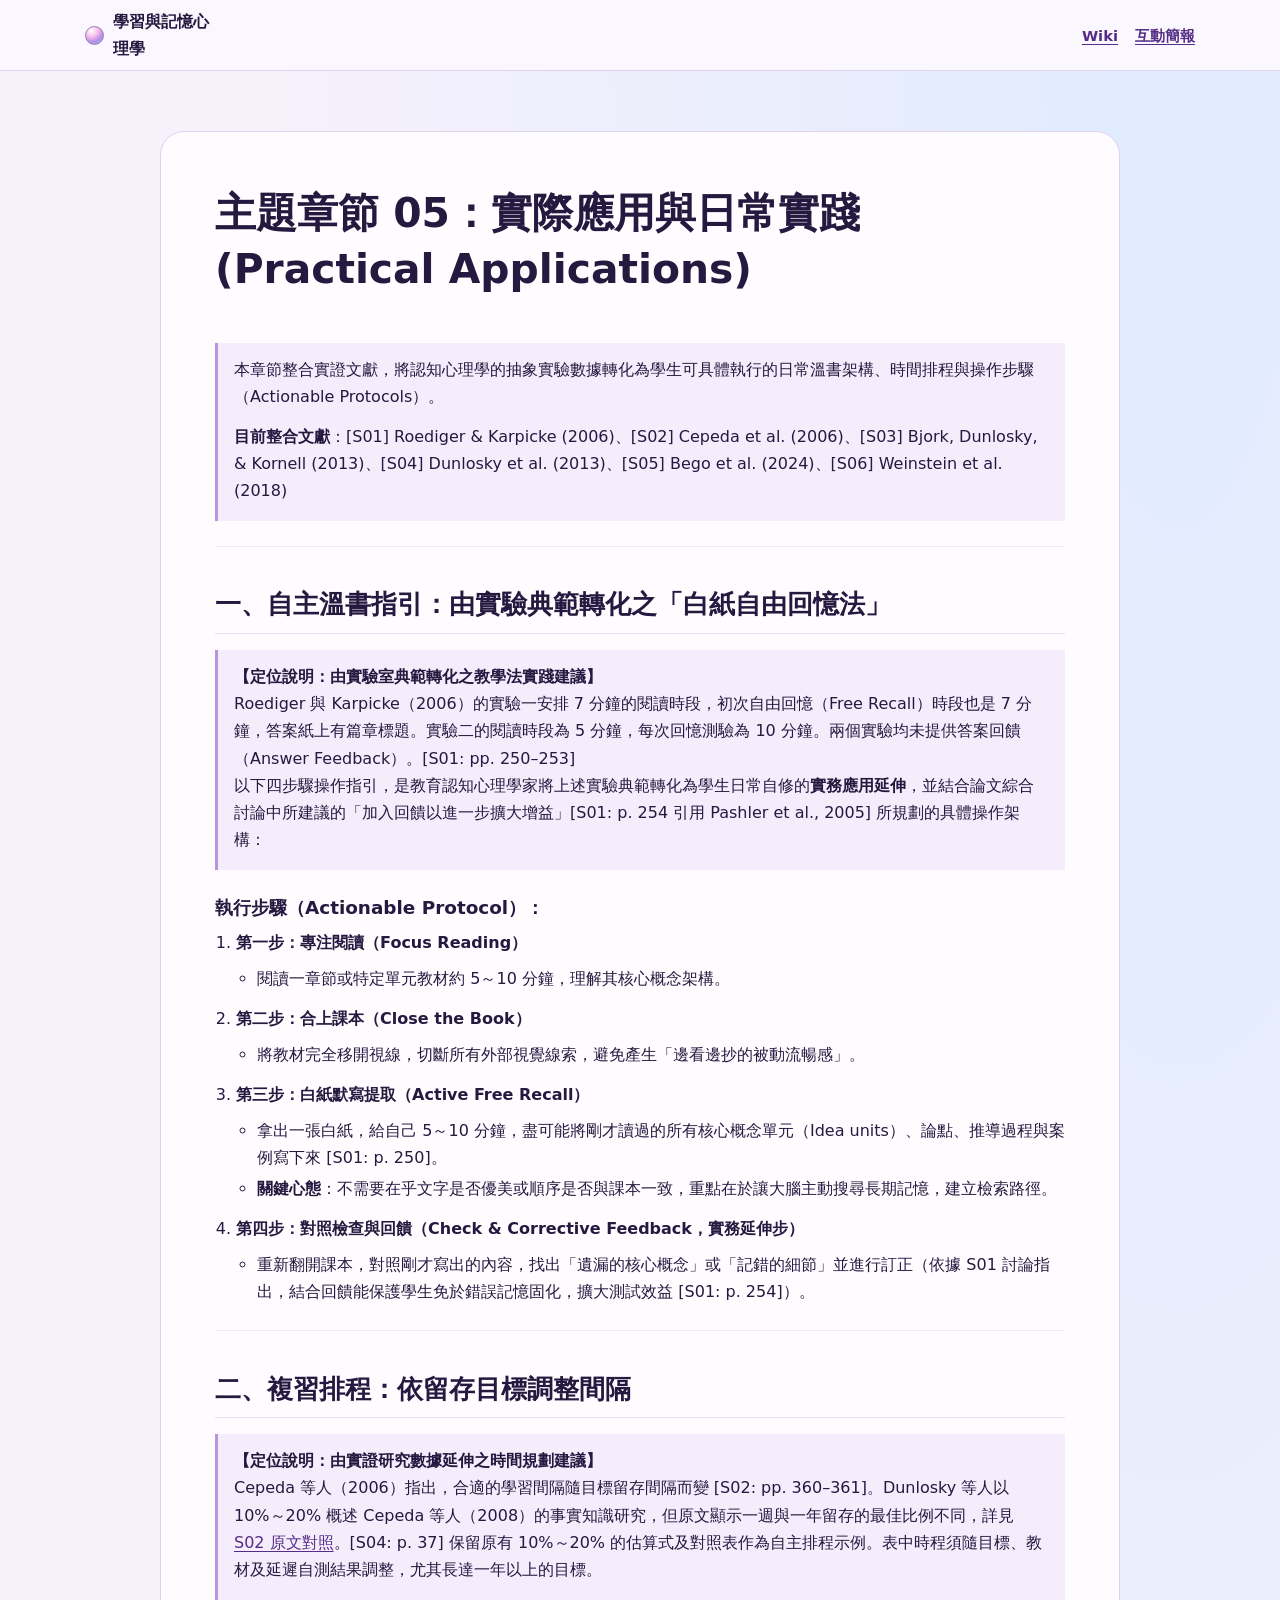
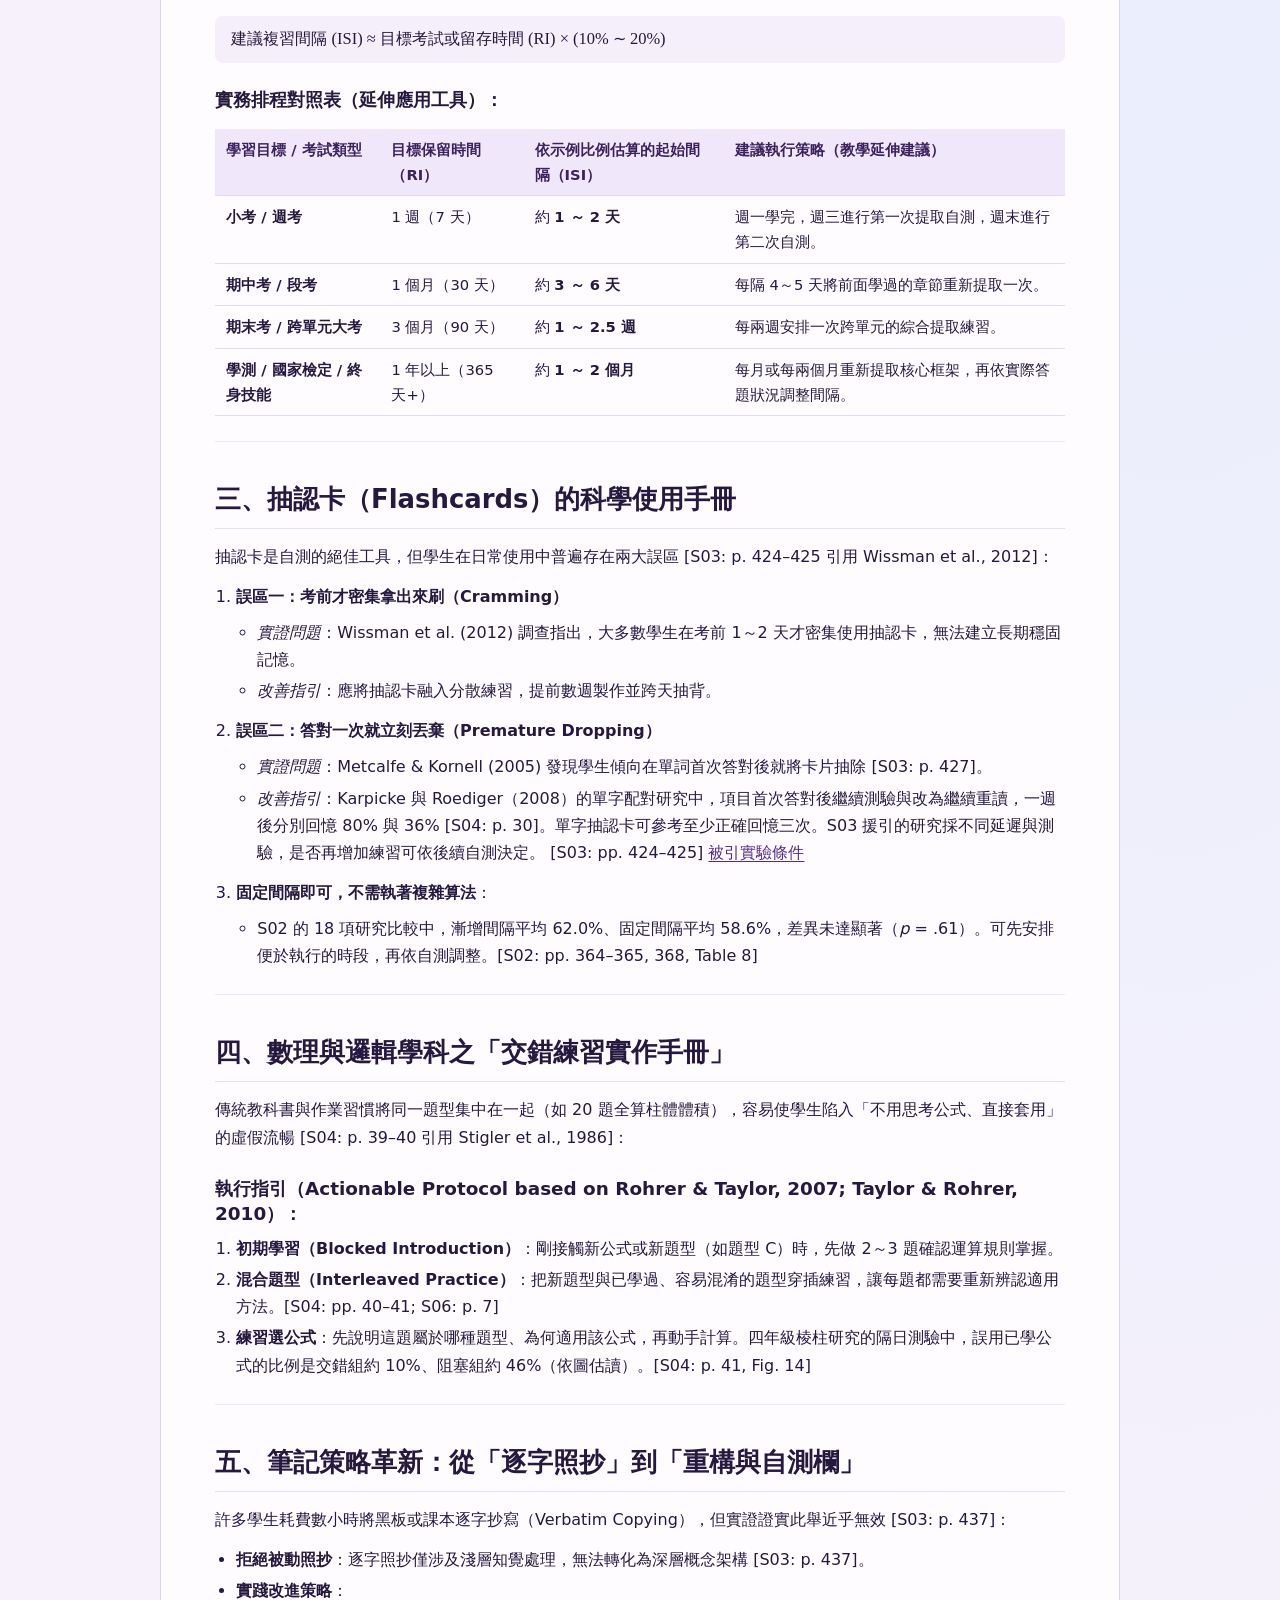
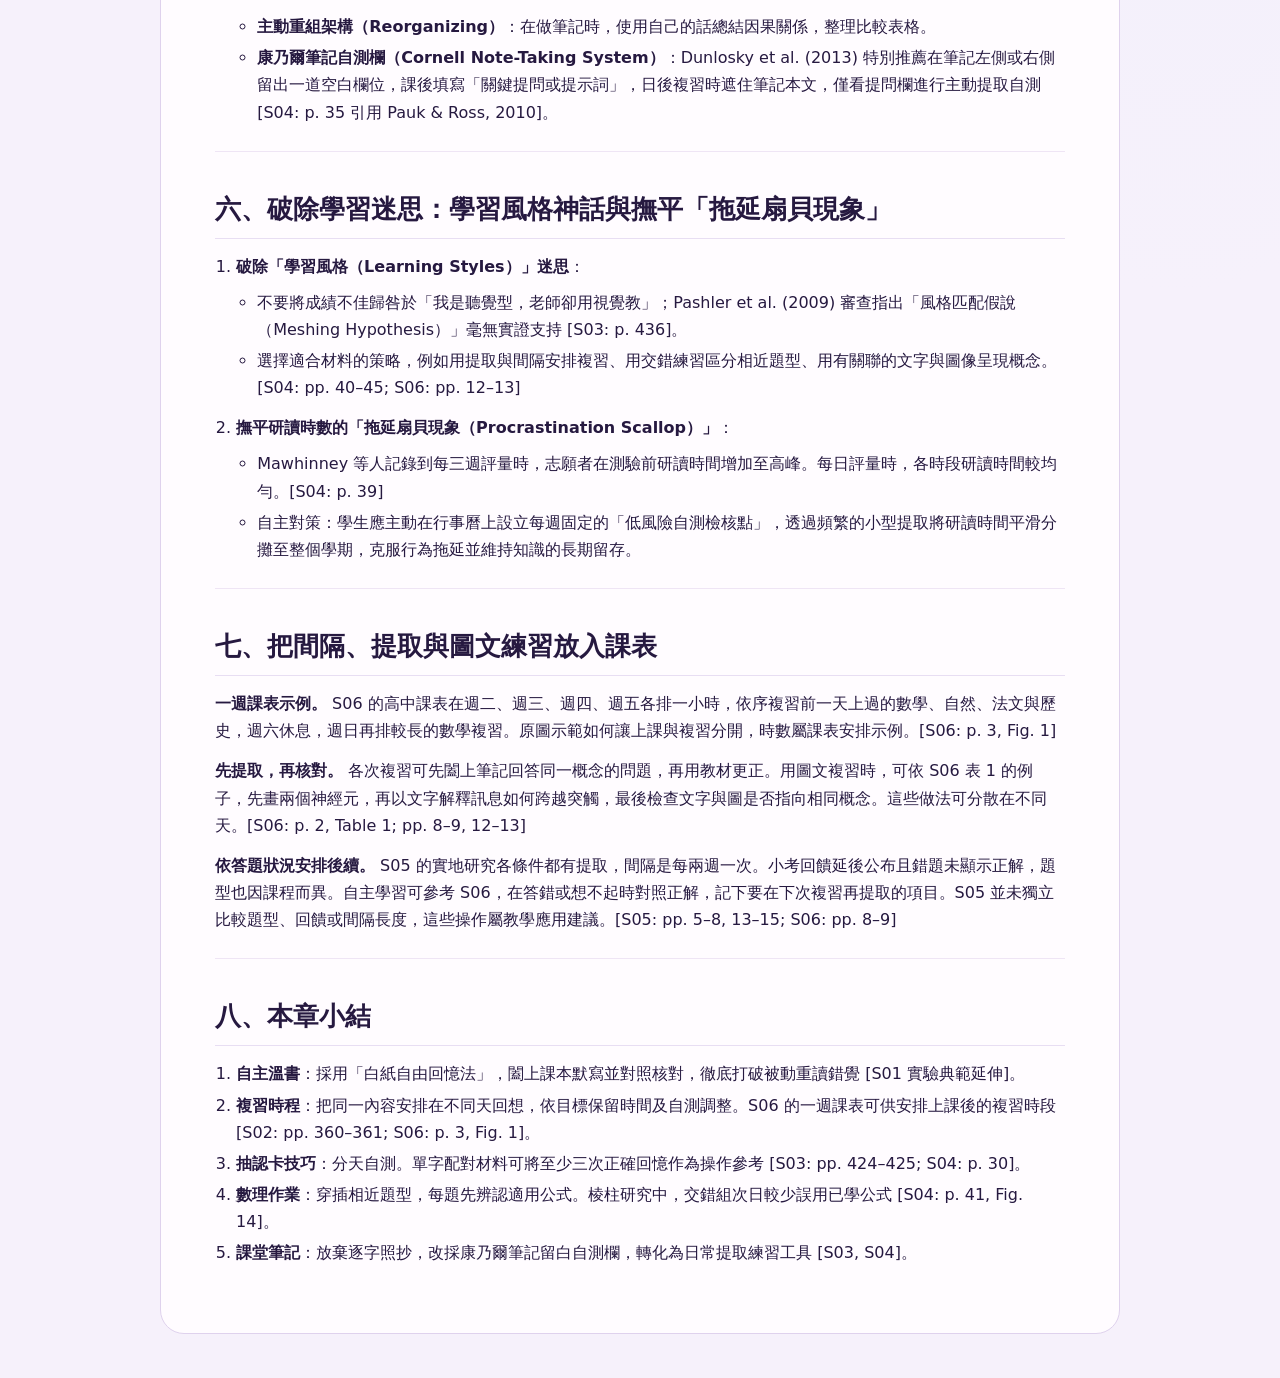
<file: wiki/topics/05-practical-applications.html>
<!doctype html>
<html lang="zh-Hant">
<head>
  <meta charset="utf-8">
  <meta name="viewport" content="width=device-width, initial-scale=1">
  <title>主題章節 05：實際應用與日常實踐 (Practical Applications)｜學習與記憶心理學</title>
  <link rel="stylesheet" href="../../assets/site.css">
</head>
<body>
  <a class="skip-link" href="#main">跳到內容</a>
  <header class="masthead">
    <div class="masthead-inner">
      <a class="brand" href="../../index.html"><span class="orb" aria-hidden="true"></span>學習與記憶心理學</a>
      <nav aria-label="網站導覽"><a href="../index.html">Wiki</a><a href="../../slides/index.html">互動簡報</a></nav>
    </div>
  </header>
  <main id="main" class="wiki-page">
    <article><h1>主題章節 05：實際應用與日常實踐 (Practical Applications)</h1>
<blockquote>
<p>本章節整合實證文獻，將認知心理學的抽象實驗數據轉化為學生可具體執行的日常溫書架構、時間排程與操作步驟（Actionable Protocols）。</p>
<p><strong>目前整合文獻</strong>：[S01] Roediger &amp; Karpicke (2006)、[S02] Cepeda et al. (2006)、[S03] Bjork, Dunlosky, &amp; Kornell (2013)、[S04] Dunlosky et al. (2013)、[S05] Bego et al. (2024)、[S06] Weinstein et al. (2018)</p>
</blockquote>
<hr />
<h2>一、自主溫書指引：由實驗典範轉化之「白紙自由回憶法」</h2>
<blockquote>
<p><strong>【定位說明：由實驗室典範轉化之教學法實踐建議】</strong><br />
<span class="line-anchor" id="L12"></span> Roediger 與 Karpicke（2006）的實驗一安排 7 分鐘的閱讀時段，初次自由回憶（Free Recall）時段也是 7 分鐘，答案紙上有篇章標題。實驗二的閱讀時段為 5 分鐘，每次回憶測驗為 10 分鐘。兩個實驗均未提供答案回饋（Answer Feedback）。[S01: pp. 250–253]<br />
<span class="line-anchor" id="L13"></span> 以下四步驟操作指引，是教育認知心理學家將上述實驗典範轉化為學生日常自修的<strong>實務應用延伸</strong>，並結合論文綜合討論中所建議的「加入回饋以進一步擴大增益」[S01: p. 254 引用 Pashler et al., 2005] 所規劃的具體操作架構：</p>
</blockquote>
<h3>執行步驟（Actionable Protocol）：</h3>
<ol>
<li><strong>第一步：專注閱讀（Focus Reading）</strong><ul>
<li>閱讀一章節或特定單元教材約 5～10 分鐘，理解其核心概念架構。</li>
</ul>
</li>
<li><strong>第二步：合上課本（Close the Book）</strong><ul>
<li>將教材完全移開視線，切斷所有外部視覺線索，避免產生「邊看邊抄的被動流暢感」。</li>
</ul>
</li>
<li><strong>第三步：白紙默寫提取（Active Free Recall）</strong><ul>
<li><span class="line-anchor" id="L21"></span> 拿出一張白紙，給自己 5～10 分鐘，盡可能將剛才讀過的所有核心概念單元（Idea units）、論點、推導過程與案例寫下來 [S01: p. 250]。</li>
<li><strong>關鍵心態</strong>：不需要在乎文字是否優美或順序是否與課本一致，重點在於讓大腦主動搜尋長期記憶，建立檢索路徑。</li>
</ul>
</li>
<li><strong>第四步：對照檢查與回饋（Check &amp; Corrective Feedback，實務延伸步）</strong><ul>
<li><span class="line-anchor" id="L24"></span> 重新翻開課本，對照剛才寫出的內容，找出「遺漏的核心概念」或「記錯的細節」並進行訂正（依據 S01 討論指出，結合回饋能保護學生免於錯誤記憶固化，擴大測試效益 [S01: p. 254]）。</li>
</ul>
</li>
</ol>
<hr />
<h2>二、複習排程：依留存目標調整間隔</h2>
<blockquote>
<p><strong>【定位說明：由實證研究數據延伸之時間規劃建議】</strong><br />
Cepeda 等人（2006）指出，合適的學習間隔隨目標留存間隔而變 [S02: pp. 360–361]。Dunlosky 等人以 10%～20% 概述 Cepeda 等人（2008）的事實知識研究，但原文顯示一週與一年留存的最佳比例不同，詳見 <a href="../sources/S02-cepeda-et-al-2006.html">S02 原文對照</a>。[S04: p. 37]
保留原有 10%～20% 的估算式及對照表作為自主排程示例。表中時程須隨目標、教材及延遲自測結果調整，尤其長達一年以上的目標。</p>
</blockquote>
<div class="math math-block">建議複習間隔 (ISI) ≈ 目標考試或留存時間 (RI) × (10% ∼ 20%)</div>
<h3>實務排程對照表（延伸應用工具）：</h3>
<div class="table-scroll" role="region" aria-label="資料表" tabindex="0">
<table>
<thead>
<tr>
  <th style="text-align:left">學習目標 / 考試類型</th>
  <th style="text-align:left">目標保留時間（RI）</th>
  <th style="text-align:left">依示例比例估算的起始間隔（ISI）</th>
  <th style="text-align:left">建議執行策略（教學延伸建議）</th>
</tr>
</thead>
<tbody>
<tr>
  <td style="text-align:left"><strong>小考 / 週考</strong></td>
  <td style="text-align:left">1 週（7 天）</td>
  <td style="text-align:left">約 <strong>1 ～ 2 天</strong></td>
  <td style="text-align:left">週一學完，週三進行第一次提取自測，週末進行第二次自測。</td>
</tr>
<tr>
  <td style="text-align:left"><strong>期中考 / 段考</strong></td>
  <td style="text-align:left">1 個月（30 天）</td>
  <td style="text-align:left">約 <strong>3 ～ 6 天</strong></td>
  <td style="text-align:left">每隔 4～5 天將前面學過的章節重新提取一次。</td>
</tr>
<tr>
  <td style="text-align:left"><strong>期末考 / 跨單元大考</strong></td>
  <td style="text-align:left">3 個月（90 天）</td>
  <td style="text-align:left">約 <strong>1 ～ 2.5 週</strong></td>
  <td style="text-align:left">每兩週安排一次跨單元的綜合提取練習。</td>
</tr>
<tr>
  <td style="text-align:left"><strong>學測 / 國家檢定 / 終身技能</strong></td>
  <td style="text-align:left">1 年以上（365 天+）</td>
  <td style="text-align:left">約 <strong>1 ～ 2 個月</strong></td>
  <td style="text-align:left">每月或每兩個月重新提取核心框架，再依實際答題狀況調整間隔。</td>
</tr>
</tbody>
</table>
</div>
<hr />
<h2>三、抽認卡（Flashcards）的科學使用手冊</h2>
<p>抽認卡是自測的絕佳工具，但學生在日常使用中普遍存在兩大誤區 [S03: p. 424–425 引用 Wissman et al., 2012]：</p>
<ol>
<li><strong>誤區一：考前才密集拿出來刷（Cramming）</strong><ul>
<li><em>實證問題</em>：Wissman et al. (2012) 調查指出，大多數學生在考前 1～2 天才密集使用抽認卡，無法建立長期穩固記憶。</li>
<li><em>改善指引</em>：應將抽認卡融入分散練習，提前數週製作並跨天抽背。</li>
</ul>
</li>
<li><strong>誤區二：答對一次就立刻丟棄（Premature Dropping）</strong><ul>
<li><em>實證問題</em>：Metcalfe &amp; Kornell (2005) 發現學生傾向在單詞首次答對後就將卡片抽除 [S03: p. 427]。</li>
<li><em>改善指引</em>：Karpicke 與 Roediger（2008）的單字配對研究中，項目首次答對後繼續測驗與改為繼續重讀，一週後分別回憶 80% 與 36% [S04: p. 30]。單字抽認卡可參考至少正確回憶三次。S03 援引的研究採不同延遲與測驗，是否再增加練習可依後續自測決定。 [S03: pp. 424–425] <a href="../sources/S03-bjork-dunlosky-kornell-2013.html">被引實驗條件</a></li>
</ul>
</li>
<li><strong>固定間隔即可，不需執著複雜算法</strong>：<ul>
<li>S02 的 18 項研究比較中，漸增間隔平均 62.0%、固定間隔平均 58.6%，差異未達顯著（<em>p</em> = .61）。可先安排便於執行的時段，再依自測調整。[S02: pp. 364–365, 368, Table 8]</li>
</ul>
</li>
</ol>
<hr />
<h2>四、數理與邏輯學科之「交錯練習實作手冊」</h2>
<p>傳統教科書與作業習慣將同一題型集中在一起（如 20 題全算柱體體積），容易使學生陷入「不用思考公式、直接套用」的虛假流暢 [S04: p. 39–40 引用 Stigler et al., 1986]：</p>
<h3>執行指引（Actionable Protocol based on Rohrer &amp; Taylor, 2007; Taylor &amp; Rohrer, 2010）：</h3>
<ol>
<li><strong>初期學習（Blocked Introduction）</strong>：剛接觸新公式或新題型（如題型 C）時，先做 2～3 題確認運算規則掌握。</li>
<li><span class="line-anchor" id="L68"></span> <strong>混合題型（Interleaved Practice）</strong>：把新題型與已學過、容易混淆的題型穿插練習，讓每題都需要重新辨認適用方法。[S04: pp. 40–41; S06: p. 7]</li>
<li><span class="line-anchor" id="L69"></span> <strong>練習選公式</strong>：先說明這題屬於哪種題型、為何適用該公式，再動手計算。四年級棱柱研究的隔日測驗中，誤用已學公式的比例是交錯組約 10%、阻塞組約 46%（依圖估讀）。[S04: p. 41, Fig. 14]</li>
</ol>
<hr />
<h2>五、筆記策略革新：從「逐字照抄」到「重構與自測欄」</h2>
<p>許多學生耗費數小時將黑板或課本逐字抄寫（Verbatim Copying），但實證證實此舉近乎無效 [S03: p. 437]：</p>
<ul>
<li><strong>拒絕被動照抄</strong>：逐字照抄僅涉及淺層知覺處理，無法轉化為深層概念架構 [S03: p. 437]。</li>
<li><strong>實踐改進策略</strong>：<ul>
<li><strong>主動重組架構（Reorganizing）</strong>：在做筆記時，使用自己的話總結因果關係，整理比較表格。</li>
<li><strong>康乃爾筆記自測欄（Cornell Note-Taking System）</strong>：Dunlosky et al. (2013) 特別推薦在筆記左側或右側留出一道空白欄位，課後填寫「關鍵提問或提示詞」，日後複習時遮住筆記本文，僅看提問欄進行主動提取自測 [S04: p. 35 引用 Pauk &amp; Ross, 2010]。</li>
</ul>
</li>
</ul>
<hr />
<h2>六、破除學習迷思：學習風格神話與撫平「拖延扇貝現象」</h2>
<ol>
<li><strong>破除「學習風格（Learning Styles）」迷思</strong>：<ul>
<li>不要將成績不佳歸咎於「我是聽覺型，老師卻用視覺教」；Pashler et al. (2009) 審查指出「風格匹配假說（Meshing Hypothesis）」毫無實證支持 [S03: p. 436]。</li>
<li>選擇適合材料的策略，例如用提取與間隔安排複習、用交錯練習區分相近題型、用有關聯的文字與圖像呈現概念。[S04: pp. 40–45; S06: pp. 12–13]</li>
</ul>
</li>
<li><strong>撫平研讀時數的「拖延扇貝現象（Procrastination Scallop）」</strong>：<ul>
<li>Mawhinney 等人記錄到每三週評量時，志願者在測驗前研讀時間增加至高峰。每日評量時，各時段研讀時間較均勻。[S04: p. 39]</li>
<li>自主對策：學生應主動在行事曆上設立每週固定的「低風險自測檢核點」，透過頻繁的小型提取將研讀時間平滑分攤至整個學期，克服行為拖延並維持知識的長期留存。</li>
</ul>
</li>
</ol>
<hr />
<h2>七、把間隔、提取與圖文練習放入課表</h2>
<p><span class="line-anchor" id="L96"></span> <strong>一週課表示例。</strong> S06 的高中課表在週二、週三、週四、週五各排一小時，依序複習前一天上過的數學、自然、法文與歷史，週六休息，週日再排較長的數學複習。原圖示範如何讓上課與複習分開，時數屬課表安排示例。[S06: p. 3, Fig. 1]</p>
<p><span class="line-anchor" id="L98"></span> <strong>先提取，再核對。</strong> 各次複習可先闔上筆記回答同一概念的問題，再用教材更正。用圖文複習時，可依 S06 表 1 的例子，先畫兩個神經元，再以文字解釋訊息如何跨越突觸，最後檢查文字與圖是否指向相同概念。這些做法可分散在不同天。[S06: p. 2, Table 1; pp. 8–9, 12–13]</p>
<p><span class="line-anchor" id="L100"></span> <strong>依答題狀況安排後續。</strong> S05 的實地研究各條件都有提取，間隔是每兩週一次。小考回饋延後公布且錯題未顯示正解，題型也因課程而異。自主學習可參考 S06，在答錯或想不起時對照正解，記下要在下次複習再提取的項目。S05 並未獨立比較題型、回饋或間隔長度，這些操作屬教學應用建議。[S05: pp. 5–8, 13–15; S06: pp. 8–9]</p>
<hr />
<h2>八、本章小結</h2>
<ol>
<li><strong>自主溫書</strong>：採用「白紙自由回憶法」，闔上課本默寫並對照核對，徹底打破被動重讀錯覺 [S01 實驗典範延伸]。</li>
<li><span class="line-anchor" id="L107"></span> <strong>複習時程</strong>：把同一內容安排在不同天回想，依目標保留時間及自測調整。S06 的一週課表可供安排上課後的複習時段 [S02: pp. 360–361; S06: p. 3, Fig. 1]。</li>
<li><strong>抽認卡技巧</strong>：分天自測。單字配對材料可將至少三次正確回憶作為操作參考 [S03: pp. 424–425; S04: p. 30]。</li>
<li><span class="line-anchor" id="L109"></span> <strong>數理作業</strong>：穿插相近題型，每題先辨認適用公式。棱柱研究中，交錯組次日較少誤用已學公式 [S04: p. 41, Fig. 14]。</li>
<li><strong>課堂筆記</strong>：放棄逐字照抄，改採康乃爾筆記留白自測欄，轉化為日常提取練習工具 [S03, S04]。</li>
</ol>
</article>
  </main>
</body>
</html>
</file>
<file: assets/site.css>
:root {
  color-scheme: light;
  --ink: #261940;
  --muted: #544665;
  --purple: #552d87;
  --border: #dfd2ed;
  --paper: #fffcff;
  --glow: linear-gradient(115deg, #e1d0fb, #f4d5ec 53%, #daecff);
  font: 16px/1.7 "Microsoft JhengHei", "PingFang TC", "Noto Sans TC", system-ui, sans-serif;
}

*, *::before, *::after { box-sizing: border-box; }
body {
  min-height: 100vh;
  margin: 0;
  color: var(--ink);
  background: radial-gradient(ellipse at 92% 0, #e0ebff, transparent 54%), #f6f1fb;
}
a { color: var(--purple); text-underline-offset: .18em; }
a:focus-visible, [tabindex]:focus-visible { outline: 3px solid #713ea6; outline-offset: 4px; }
.skip-link {
  position: absolute;
  z-index: 5;
  top: 8px;
  left: 10px;
  padding: 8px 14px;
  transform: translateY(-150%);
  background: white;
}
.skip-link:focus { transform: translateY(0); }
.masthead { background: #fbf7ff; border-bottom: 1px solid var(--border); }
.masthead-inner {
  display: flex;
  flex-wrap: wrap;
  align-items: center;
  justify-content: space-between;
  width: min(1110px, calc(100% - 40px));
  min-height: 66px;
  margin: auto;
  gap: 4px 12px;
  padding-block: 8px;
}
.brand {
  display: inline-flex;
  gap: 9px;
  align-items: center;
  color: var(--ink);
  font-weight: 790;
  text-decoration: none;
}
.orb {
  display: block;
  flex: 0 0 19px;
  height: 19px;
  border: 1px solid #9f79bd;
  border-radius: 50%;
  background: radial-gradient(circle at 32% 20%, #fff, #f5bce8 37%, #b690e7 63%, #8abbec);
}
nav { display: flex; flex-wrap: wrap; gap: 4px 17px; align-items: center; }
nav a { font-size: .92rem; font-weight: 720; }

.landing, .wiki-page {
  width: min(1110px, calc(100% - 40px));
  margin: clamp(20px, 5vw, 60px) auto 44px;
}
.intro {
  display: grid;
  grid-template-columns: minmax(0, 1.65fr) minmax(0, 1fr);
  align-items: center;
  gap: 20px 42px;
  min-height: 360px;
  border: 1px solid var(--border);
  border-radius: 29px;
  padding: clamp(26px, 5vw, 66px);
  background: radial-gradient(ellipse at 85% 80%, #f6d7ee, transparent 48%),
              linear-gradient(120deg, #fcf5ff, #e7e7fb 62%, #dbebff);
  box-shadow: 0 20px 65px #49206e11;
}
.intro h1 {
  max-width: 12em;
  margin: 0 0 17px;
  font-size: clamp(2.25rem, 5.5vw, 4.25rem);
  line-height: 1.18;
  letter-spacing: -.052em;
  text-wrap: balance;
}
.intro p { max-width: 29em; margin: 0; font-size: 1.06rem; color: var(--muted); }
.study-art {
  width: min(100%, 300px);
  aspect-ratio: 1.2;
  position: relative;
  justify-self: center;
  background: radial-gradient(ellipse at center, #e5cdf8b0, transparent 70%);
}
.study-art::before {
  position: absolute;
  inset: 15% -1%;
  border: 1px solid #9e75bf85;
  border-radius: 50%;
  transform: rotate(-26deg);
  content: "";
}
.study-art span, .study-art i, .study-art b { position: absolute; border: 1px solid #9871be; }
.study-art span {
  inset: 16% 18% 17% 29%;
  transform: rotate(13deg);
  border-radius: 9px;
  background: rgba(255,255,255,.72);
  box-shadow: 3px 5px 9px #76579d22;
}
.study-art i {
  inset: 20% 21% 24% 23%;
  transform: rotate(-19deg);
  border-radius: 10px;
  background: linear-gradient(90deg, #ae87d6 7%, #dbc7f5 8%, transparent 13%), var(--glow);
  box-shadow: 0 5px #f9e6fb, 0 8px #8867b7, 2px 13px 15px #71519f3b;
}
.study-art b {
  inset: 55% 51% 20% 9%;
  transform: rotate(8deg);
  border-radius: 7px;
  background: linear-gradient(135deg, #fff, #e7d7fa, #d5e8ff);
  box-shadow: 3px 5px 8px #604b8c38;
}
.study-art b::after {
  position: absolute;
  inset: 33% 20%;
  border-block: 3px solid #a582cc;
  content: "";
}
.activities { display: grid; grid-template-columns: repeat(2, minmax(0, 1fr)); gap: 13px; margin-top: 16px; }
.entry {
  display: flex;
  flex-direction: column;
  gap: 4px;
  min-width: 0;
  padding: 17px 23px;
  border: 1px solid var(--border);
  border-radius: 14px;
  text-decoration: none;
  background: var(--paper);
}
.entry strong { font-size: 1.12rem; }
.entry span { color: var(--muted); }
.entry-primary { color: white; background: #552e85; border-color: transparent; }
.entry-primary span { color: #f1e6fb; }
.entry:hover { box-shadow: 0 0 0 3px #e9d6fa; }

.wiki-page { max-width: 960px; }
article {
  padding: clamp(20px, 4.5vw, 54px);
  border: 1px solid var(--border);
  border-radius: 24px;
  background: var(--paper);
  overflow-wrap: anywhere;
}
article h1, article h2, article h3, article h4 { line-height: 1.37; }
article h1 { font-size: clamp(1.7rem, 4vw, 2.55rem); margin: 0 0 1.1em; }
article h2 {
  margin: 1.55em 0 .55em;
  font-size: clamp(1.28rem, 2.5vw, 1.62rem);
  border-bottom: 1px solid #e8def3;
  padding-bottom: .4em;
}
article h3 { margin: 1.35em 0 .4em; font-size: 1.15rem; }
article p, article ul, article ol { margin-block: .55em .8em; }
article ul, article ol { padding-inline-start: 1.32em; }
article li { margin-block: .25em; }
article blockquote {
  margin: 1em 0;
  padding: .25em 1em;
  border-inline-start: 3px solid #b696de;
  background: #f5edfb;
}
article hr { height: 1px; background: #efe5f5; border: 0; margin: 1.55em 0; }
.line-anchor { scroll-margin-top: 22px; }
:is(p, li, tr, blockquote):has(> .line-anchor:target) { background: #f0e3ff; }
tr:has(.line-anchor:target) { background: #f0e3ff; }
.table-scroll { max-width: 100%; margin-block: 1em; overflow-x: auto; }
table { min-width: 100%; border-collapse: collapse; font-size: .92rem; }
th, td {
  padding: .56em .75em;
  border-bottom: 1px solid #e5d9f0;
  vertical-align: top;
  min-width: 5rem;
}
th { color: #3d225f; background: #f1e7fa; }
.math { font: 1.03em/1.6 Georgia, "Microsoft JhengHei", serif; }
.math-block { margin: 1em 0; padding: .6em 1em; background: #f5eefb; border-radius: 8px; }

@media (max-width: 640px) {
  .masthead-inner, .landing, .wiki-page { width: calc(100% - 24px); }
  .intro { grid-template-columns: minmax(0, 1fr); min-height: 0; border-radius: 23px; }
  .study-art { width: min(100%, 184px); }
  .activities { grid-template-columns: minmax(0, 1fr); }
  article { border-radius: 16px; }
}
</file>
